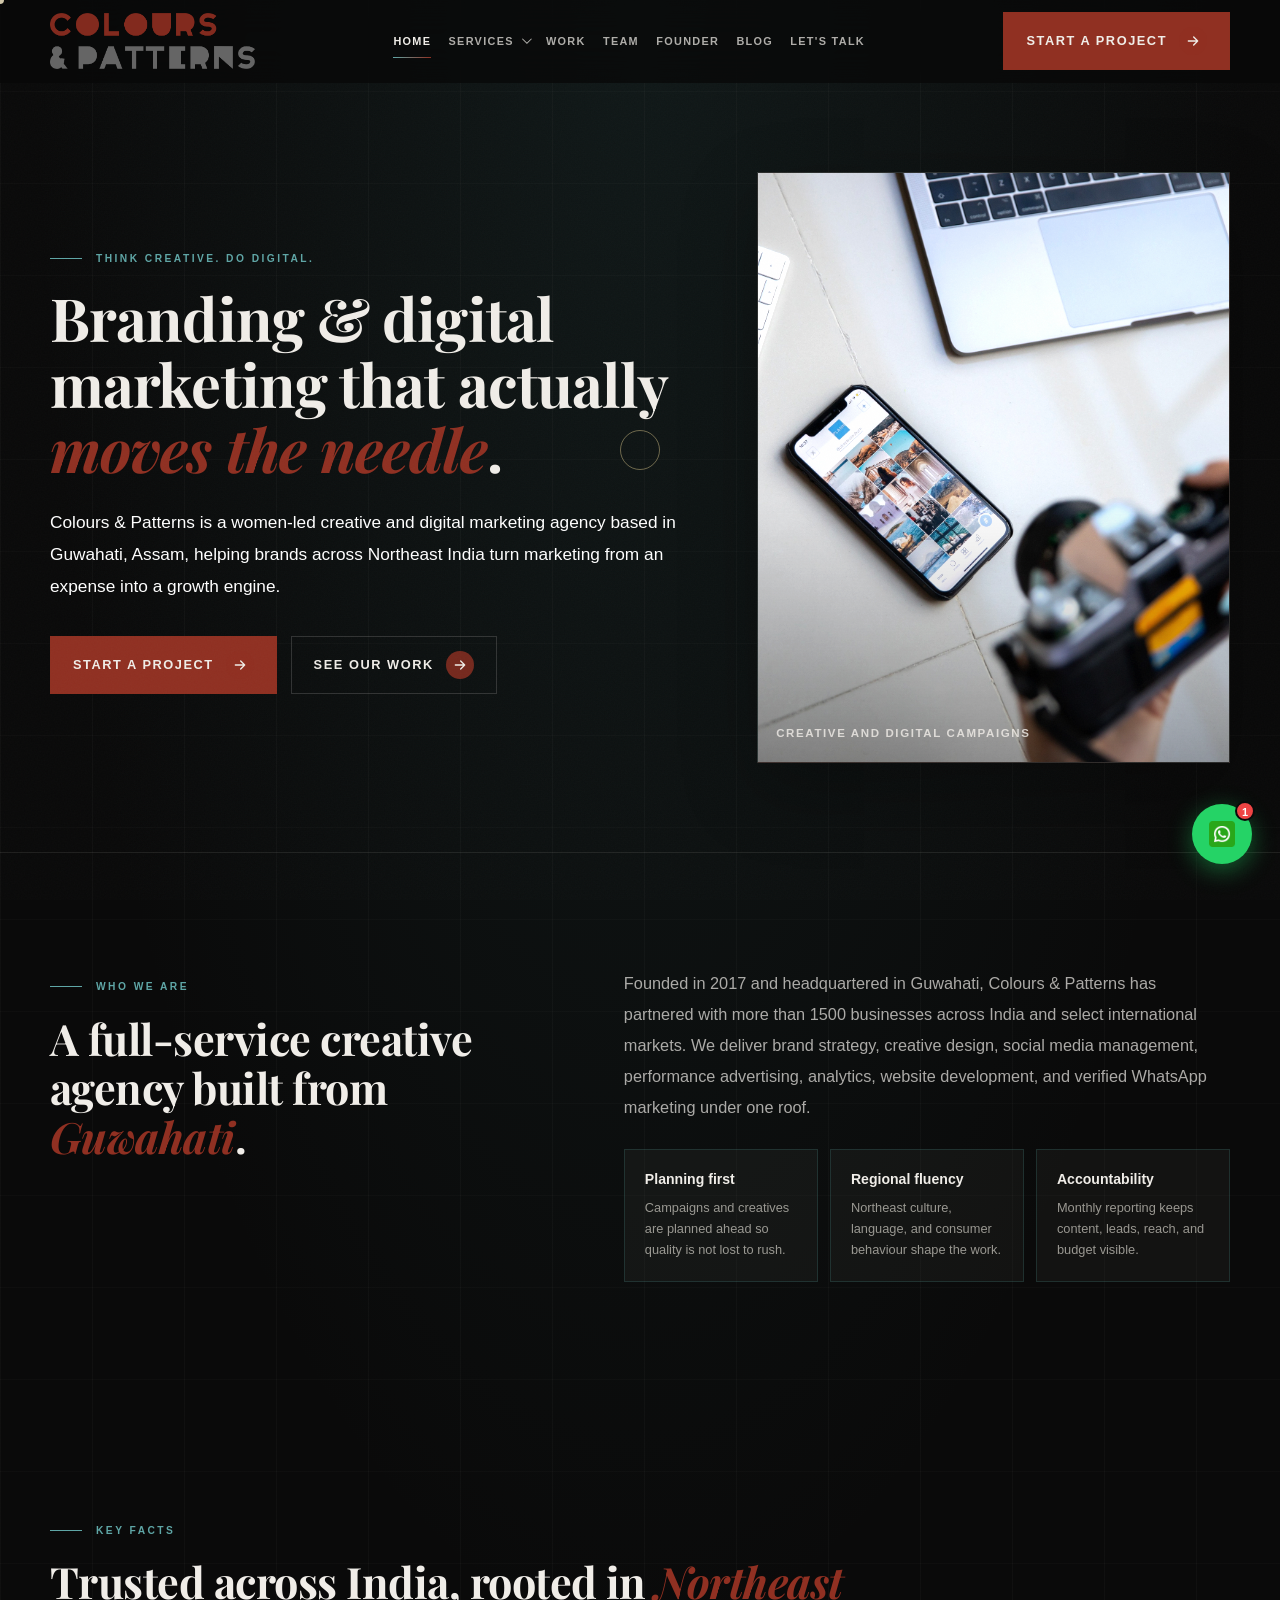
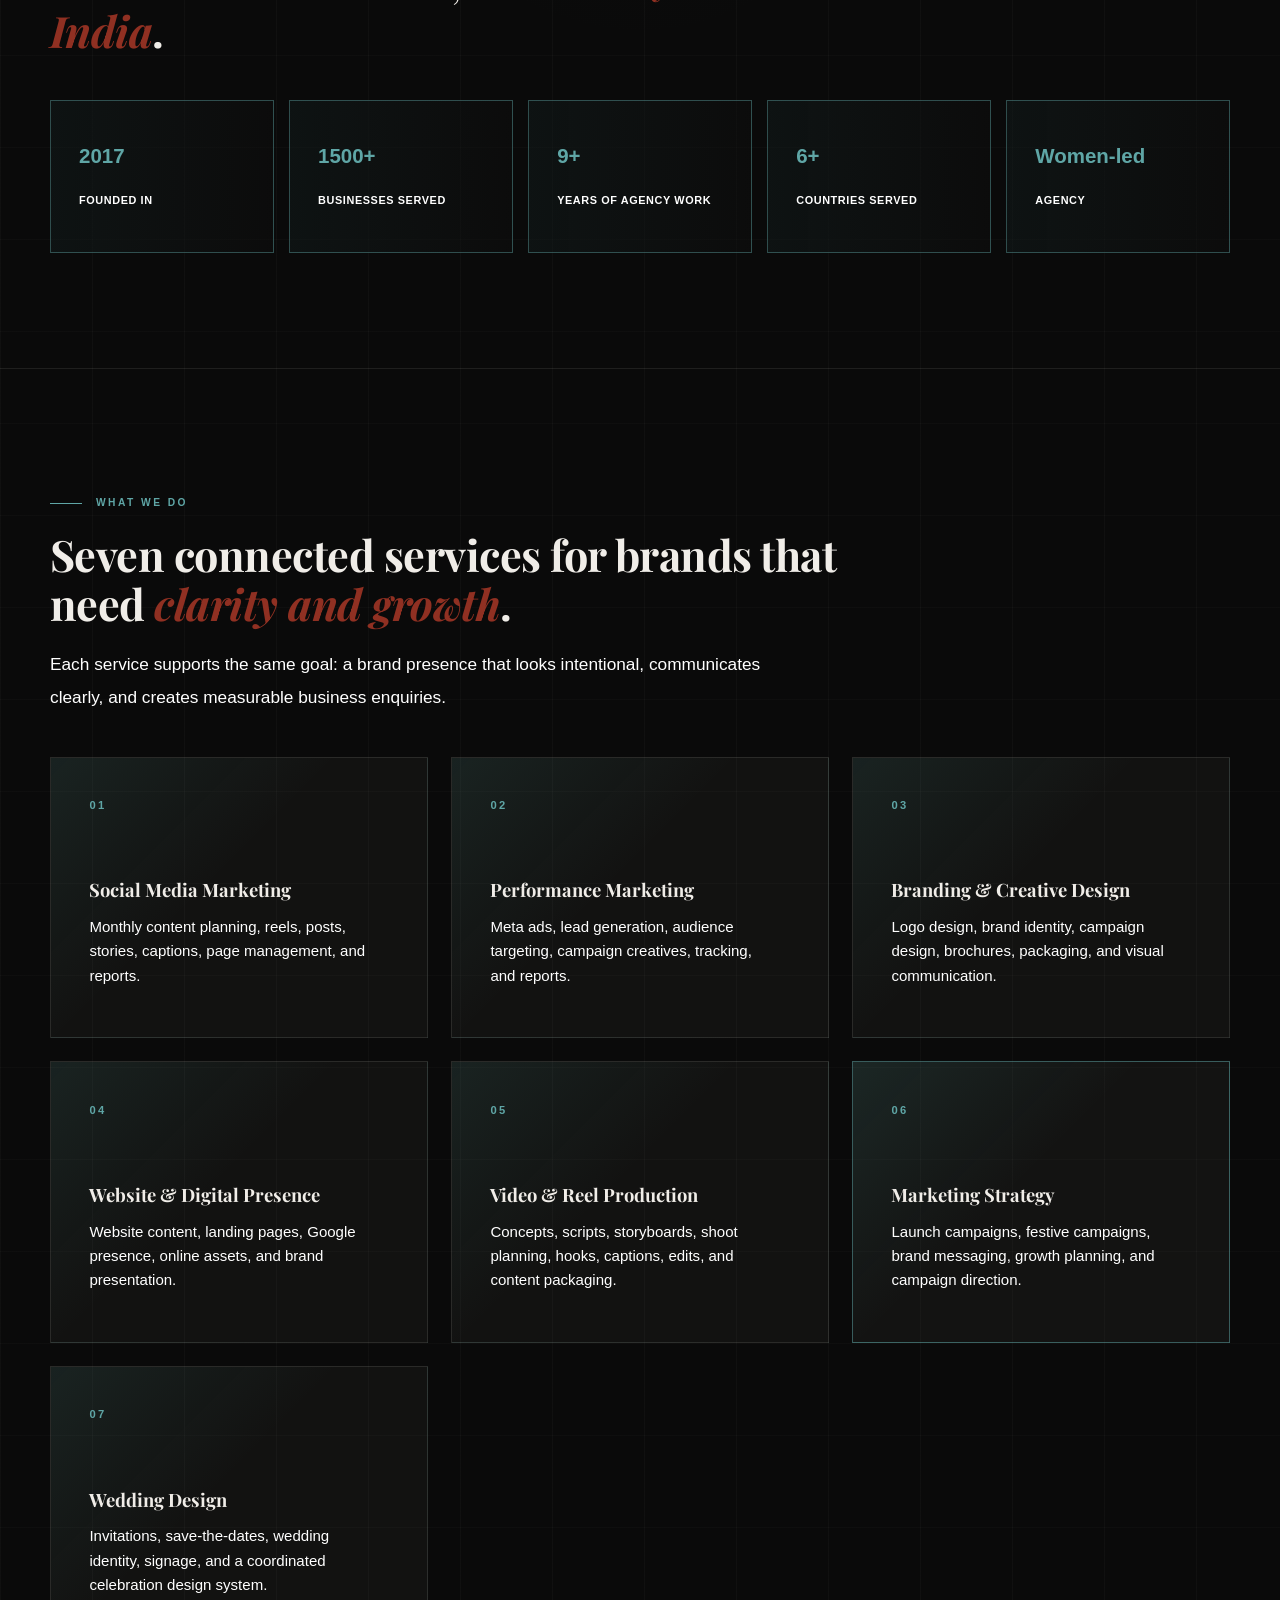
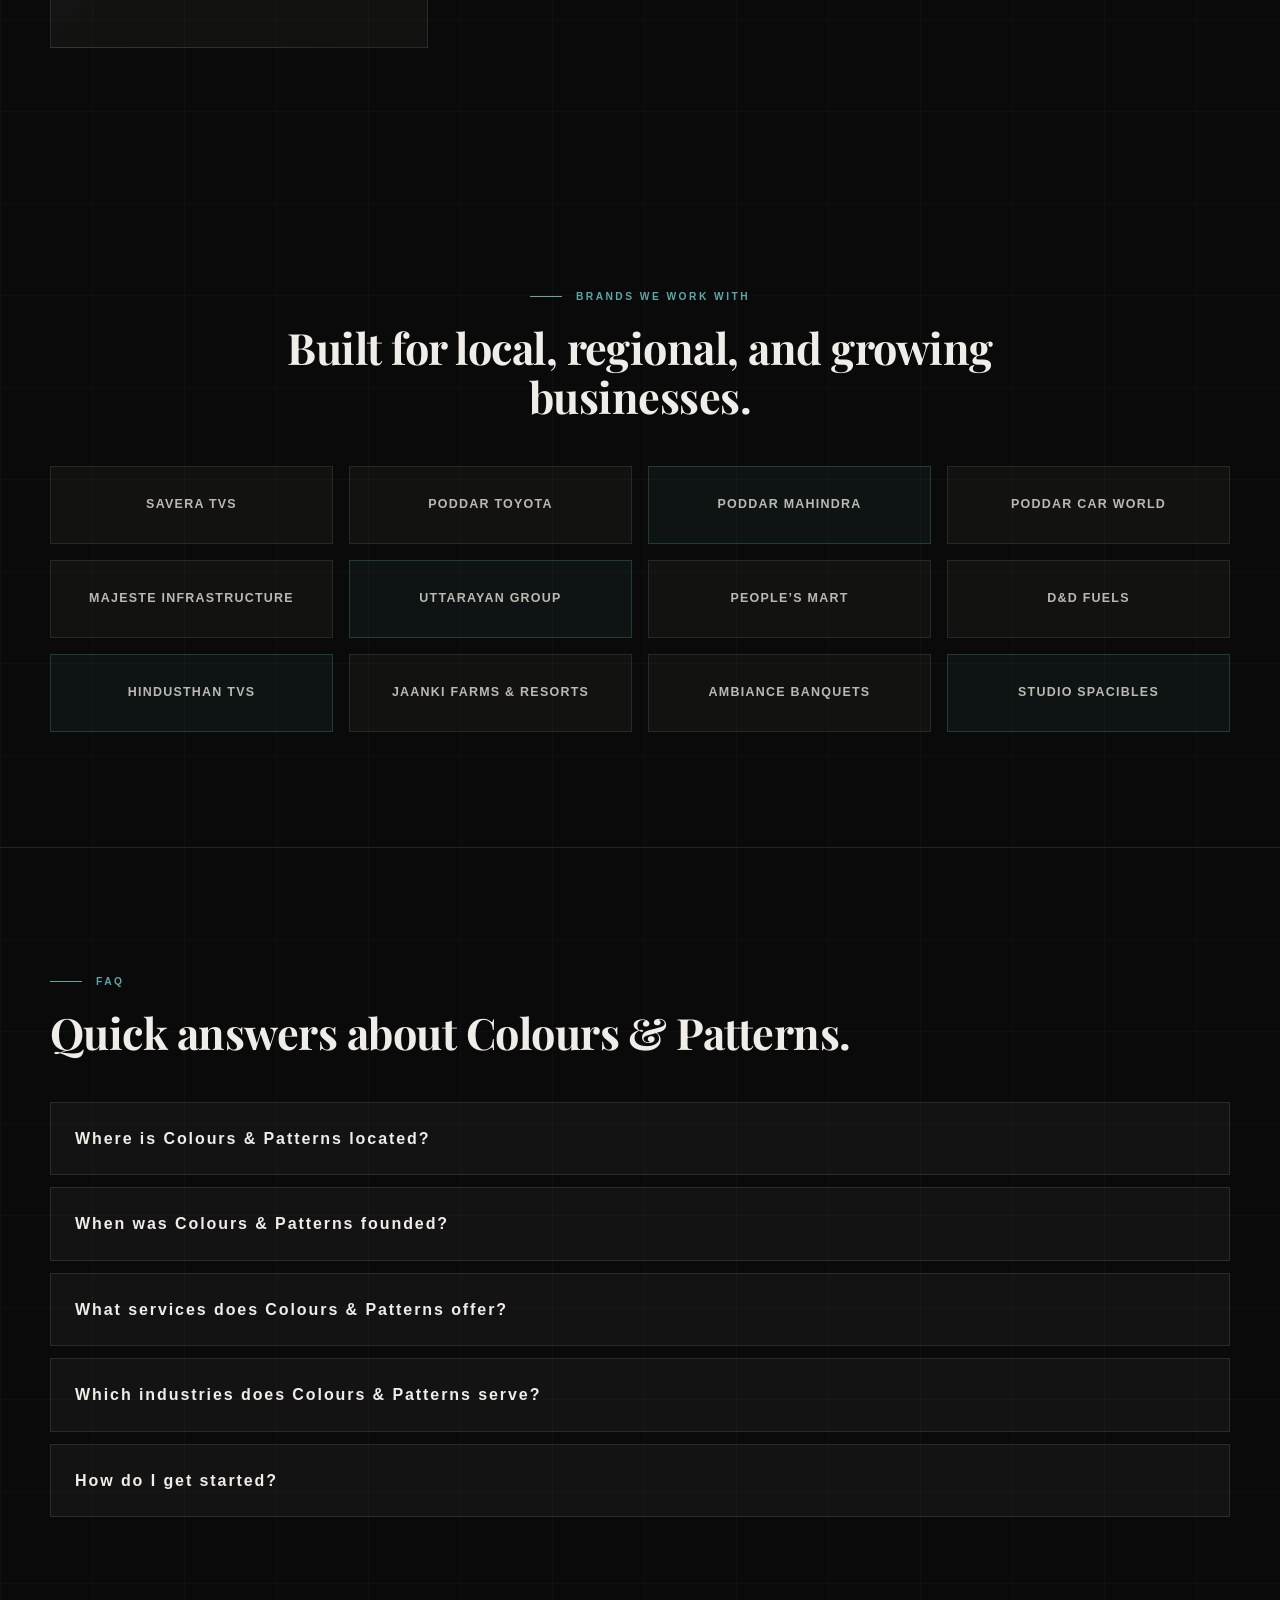
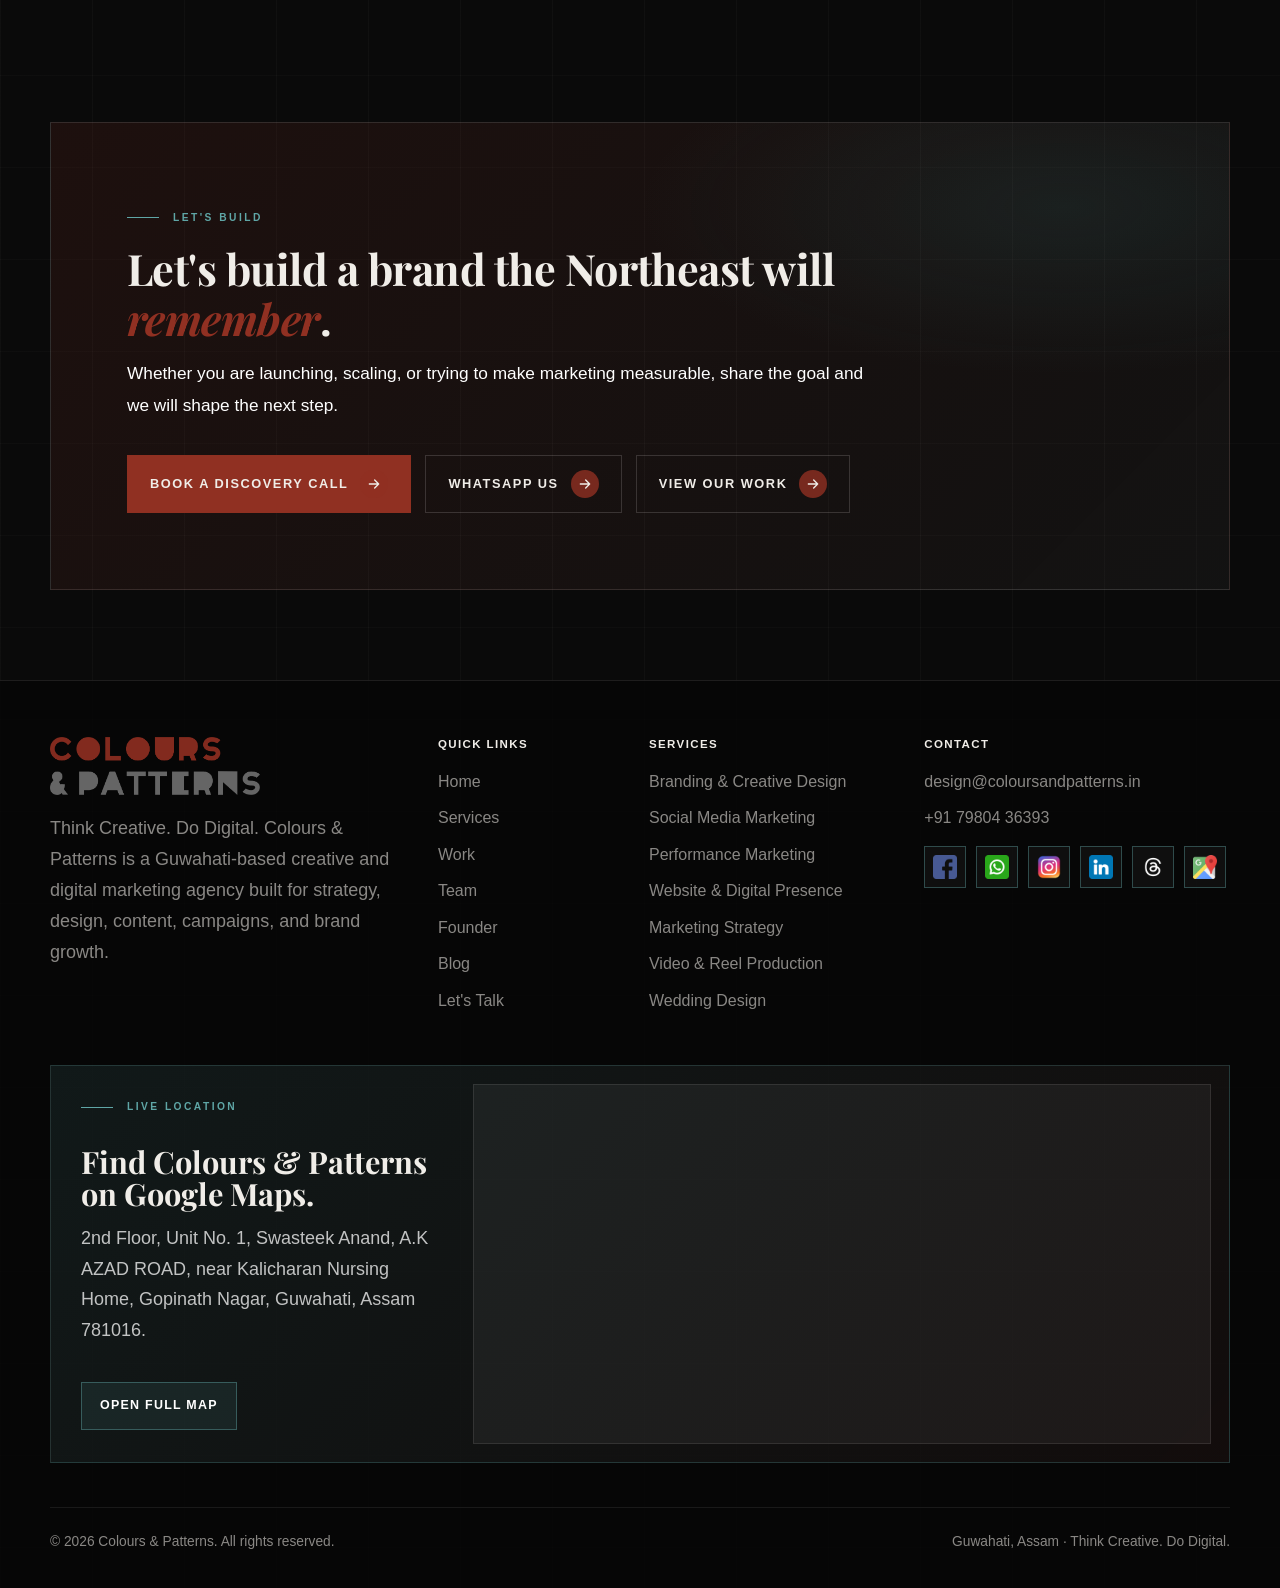
<file: index.html>
<!DOCTYPE html>
<html lang="en">
<head>
  <meta charset="UTF-8">
  <meta name="viewport" content="width=device-width, initial-scale=1.0">
  <title>Colours &amp; Patterns | Creative &amp; Digital Marketing Agency, Guwahati</title>
  <meta name="description" content="Women-led creative and digital marketing agency in Guwahati, Assam. We help Northeast India brands grow through design, social media, and performance marketing.">
  <meta name="theme-color" content="#0a0a0a">
  <meta property="og:title" content="Colours &amp; Patterns | Creative &amp; Digital Marketing Agency, Guwahati">
  <meta property="og:description" content="Branding, social media, websites, ads, WhatsApp marketing, and creative production for brands across Northeast India.">
  <meta property="og:type" content="website">
  <link rel="preload" as="image" href="website/logo.png">
  <link rel="preconnect" href="https://fonts.googleapis.com">
  <link rel="preconnect" href="https://fonts.gstatic.com" crossorigin>
  <link href="https://fonts.googleapis.com/css2?family=Playfair+Display:ital,wght@0,500;0,600;0,700;0,800;0,900;1,400;1,500;1,700&display=swap" rel="stylesheet">
  <link rel="stylesheet" href="site-assets/styles.css">
  <noscript><style>.site-loader{display:none}</style></noscript>
</head>
<body data-page="home">
  <div class="scroll-progress" data-scroll-progress aria-hidden="true"></div>
  <a class="skip-link" href="#main">Skip to content</a>
  <div class="site-loader" data-site-loader role="status" aria-live="polite" aria-label="Loading Colours & Patterns">
    <div class="loader-inner">
      <img class="loader-logo" src="website/logo.png" alt="Colours & Patterns">
      <div class="loader-line" aria-hidden="true"><span class="loader-line-fill"></span></div>
      <div class="loader-foot">
        <span class="loader-count"><span data-loader-count>0</span><i>%</i></span>
        <span class="loader-tag">Think Creative. Do Digital.</span>
      </div>
    </div>
  </div>
  <div class="cursor-dot" aria-hidden="true"></div>
  <div class="cursor-ring" aria-hidden="true"></div>

  <header class="site-header" data-header>
    <div class="nav-wrap">
      <a class="brand" href="index.html" aria-label="Colours & Patterns home">
        <img class="brand-logo" src="website/logo.png" alt="Colours & Patterns">
      </a>
      <nav class="nav-links" aria-label="Primary navigation">
        <a class="is-active" href="index.html">Home</a>
        <div class="nav-dropdown" data-services-dropdown>
          <button class="nav-dropdown-toggle" type="button" aria-expanded="false" aria-controls="services-menu" data-services-toggle>
            <span>Services</span><span class="nav-chevron" aria-hidden="true"></span>
          </button>
          <div class="nav-dropdown-menu" id="services-menu" role="menu" aria-label="Service pages">
            <a href="services.html" role="menuitem">All Services</a>
            <a href="social-media-marketing.html" role="menuitem">Social Media Marketing</a>
            <a href="performance-marketing.html" role="menuitem">Performance Marketing</a>
            <a href="branding-and-creative-design.html" role="menuitem">Branding &amp; Creative Design</a>
            <a href="website-and-digital-presence.html" role="menuitem">Website &amp; Digital Presence</a>
            <a href="video-and-reel-production.html" role="menuitem">Video &amp; Reel Production</a>
            <a href="marketing-strategy.html" role="menuitem">Marketing Strategy</a>
            <a href="wedding-design.html" role="menuitem">Wedding Design</a>
          </div>
        </div>
        <a href="results.html">Work</a>
        <a href="team.html">Team</a>
        <a href="founder.html">Founder</a>
        <a href="blog.html">Blog</a>
        <a href="lets-talk.html">Let's Talk</a>
      </nav>
      <div class="nav-actions">
        <a class="btn nav-cta primary" href="lets-talk.html"><span>Start a Project</span><span class="btn-icon" aria-hidden="true"><svg viewBox="0 0 24 24"><path d="M5 12h14M13 6l6 6-6 6" fill="none" stroke="currentColor" stroke-width="2" stroke-linecap="round" stroke-linejoin="round"/></svg></span></a>
        <button class="menu-toggle" type="button" aria-label="Open menu" aria-expanded="false" data-menu-toggle>
          <span></span><span></span><span></span>
        </button>
      </div>
    </div>
  </header>

  <main id="main">
    <section class="hero refined-hero" aria-labelledby="hero-title">
      <div class="container hero-grid">
        <div class="reveal">
          <p class="eyebrow">Think Creative. Do Digital.</p>
          <h1 id="hero-title">Branding &amp; digital marketing that actually <em>moves the needle</em>.</h1>
          <p class="lead">Colours &amp; Patterns is a women-led creative and digital marketing agency based in Guwahati, Assam, helping brands across Northeast India turn marketing from an expense into a growth engine.</p>
          <div class="hero-actions">
            <a class="btn primary" href="lets-talk.html"><span>Start a Project</span><span class="btn-icon" aria-hidden="true"><svg viewBox="0 0 24 24"><path d="M5 12h14M13 6l6 6-6 6" fill="none" stroke="currentColor" stroke-width="2" stroke-linecap="round" stroke-linejoin="round"/></svg></span></a>
            <a class="btn secondary" href="results.html"><span>See Our Work</span><span class="btn-icon" aria-hidden="true"><svg viewBox="0 0 24 24"><path d="M5 12h14M13 6l6 6-6 6" fill="none" stroke="currentColor" stroke-width="2" stroke-linecap="round" stroke-linejoin="round"/></svg></span></a>
          </div>
        </div>
        <div class="reveal">
          <figure class="image-frame hero-visual">
            <img src="site-assets/pdf-images/pdf-jpeg-047.jpg" alt="Colours and Patterns creative campaign preview for social media and brand marketing" loading="eager">
            <figcaption>Creative and Digital Campaigns</figcaption>
          </figure>
        </div>
      </div>
    </section>

    <section class="section section-divider" aria-labelledby="who-title">
      <div class="container intro-grid">
        <div class="reveal">
          <p class="section-kicker">Who we are</p>
          <h2 class="section-title" id="who-title">A full-service creative agency built from <em>Guwahati</em>.</h2>
        </div>
        <div class="intro-copy reveal">
          <p>Founded in 2017 and headquartered in Guwahati, Colours &amp; Patterns has partnered with more than 1500 businesses across India and select international markets. We deliver brand strategy, creative design, social media management, performance advertising, analytics, website development, and verified WhatsApp marketing under one roof.</p>
          <div class="mini-stat-grid">
            <div class="mini-stat"><strong>Planning first</strong><span>Campaigns and creatives are planned ahead so quality is not lost to rush.</span></div>
            <div class="mini-stat"><strong>Regional fluency</strong><span>Northeast culture, language, and consumer behaviour shape the work.</span></div>
            <div class="mini-stat"><strong>Accountability</strong><span>Monthly reporting keeps content, leads, reach, and budget visible.</span></div>
          </div>
        </div>
      </div>
    </section>

    <section class="section" aria-labelledby="stats-title">
      <div class="container">
        <div class="section-head reveal">
          <p class="section-kicker">Key facts</p>
          <h2 class="section-title" id="stats-title">Trusted across India, rooted in <em>Northeast India</em>.</h2>
        </div>
        <div class="key-facts-band reveal" aria-label="Colours and Patterns key facts">
          <article class="key-fact-box" aria-label="Founded in 2017"><strong>2017</strong><span>Founded in</span></article>
          <article class="key-fact-box" aria-label="1500 plus businesses served"><strong>1500+</strong><span>Businesses served</span></article>
          <article class="key-fact-box" aria-label="9 plus years of agency work"><strong>9+</strong><span>Years of agency work</span></article>
          <article class="key-fact-box" aria-label="6 plus countries served"><strong>6+</strong><span>Countries served</span></article>
          <article class="key-fact-box" aria-label="Women-led agency"><strong>Women&#8209;led</strong><span>Agency</span></article>
        </div>
      </div>
    </section>

    <section class="section section-divider home-services-section" aria-labelledby="services-title">
      <div class="container">
        <div class="section-head reveal">
          <p class="section-kicker">What we do</p>
          <h2 class="section-title" id="services-title">Seven connected services for brands that need <em>clarity and growth</em>.</h2>
          <p class="section-lede">Each service supports the same goal: a brand presence that looks intentional, communicates clearly, and creates measurable business enquiries.</p>
        </div>
        <div class="overview-grid">
          <a class="overview-card reveal" href="social-media-marketing.html"><span>01</span><h3>Social Media Marketing</h3><p>Monthly content planning, reels, posts, stories, captions, page management, and reports.</p></a>
          <a class="overview-card reveal" href="performance-marketing.html"><span>02</span><h3>Performance Marketing</h3><p>Meta ads, lead generation, audience targeting, campaign creatives, tracking, and reports.</p></a>
          <a class="overview-card reveal" href="branding-and-creative-design.html"><span>03</span><h3>Branding &amp; Creative Design</h3><p>Logo design, brand identity, campaign design, brochures, packaging, and visual communication.</p></a>
          <a class="overview-card reveal" href="website-and-digital-presence.html"><span>04</span><h3>Website &amp; Digital Presence</h3><p>Website content, landing pages, Google presence, online assets, and brand presentation.</p></a>
          <a class="overview-card reveal" href="video-and-reel-production.html"><span>05</span><h3>Video &amp; Reel Production</h3><p>Concepts, scripts, storyboards, shoot planning, hooks, captions, edits, and content packaging.</p></a>
          <a class="overview-card reveal" href="marketing-strategy.html"><span>06</span><h3>Marketing Strategy</h3><p>Launch campaigns, festive campaigns, brand messaging, growth planning, and campaign direction.</p></a>
          <a class="overview-card reveal" href="wedding-design.html"><span>07</span><h3>Wedding Design</h3><p>Invitations, save-the-dates, wedding identity, signage, and a coordinated celebration design system.</p></a>
        </div>
      </div>
    </section>

    <section class="section section-divider" aria-labelledby="brands-title">
      <div class="container">
        <div class="section-head centered reveal">
          <p class="section-kicker">Brands we work with</p>
          <h2 class="section-title" id="brands-title">Built for local, regional, and growing businesses.</h2>
        </div>
        <div class="brand-cloud" aria-label="Brands Colours and Patterns works with">
          <span>Savera TVS</span>
          <span>Poddar Toyota</span>
          <span>Poddar Mahindra</span>
          <span>Poddar Car World</span>
          <span>Majeste Infrastructure</span>
          <span>Uttarayan Group</span>
          <span>People&rsquo;s Mart</span>
          <span>D&amp;D Fuels</span>
          <span>Hindusthan TVS</span>
          <span>Jaanki Farms &amp; Resorts</span>
          <span>Ambiance Banquets</span>
          <span>Studio Spacibles</span>
        </div>
      </div>
    </section>

    <section class="section section-divider" aria-labelledby="faq-title">
      <div class="container">
        <div class="section-head reveal">
          <p class="section-kicker">FAQ</p>
          <h2 class="section-title" id="faq-title">Quick answers about Colours &amp; Patterns.</h2>
        </div>
        <div class="faq-list">
          <details class="faq-item reveal"><summary>Where is Colours &amp; Patterns located?</summary><p>Colours &amp; Patterns is headquartered in Guwahati, Assam. We serve clients across Northeast India, including Dibrugarh, Tezpur, Silchar, Shillong, Dimapur, and Imphal.</p></details>
          <details class="faq-item reveal"><summary>When was Colours &amp; Patterns founded?</summary><p>Colours &amp; Patterns was founded in 2017 by Isha Poddar Agarwal in Guwahati, Assam.</p></details>
          <details class="faq-item reveal"><summary>What services does Colours &amp; Patterns offer?</summary><p>We offer social media marketing, performance marketing, branding and creative design, website and digital presence, video and reel production, marketing strategy, and wedding design.</p></details>
          <details class="faq-item reveal"><summary>Which industries does Colours &amp; Patterns serve?</summary><p>We work with automobile dealerships, real estate and construction firms, hospitality and F&amp;B brands, retail and lifestyle businesses, healthcare and education organisations, and corporate brands entering the Northeast.</p></details>
          <details class="faq-item reveal"><summary>How do I get started?</summary><p>Use the contact page, WhatsApp, or email design@coloursandpatterns.in. We will review your goals and recommend the right service mix.</p></details>
        </div>
      </div>
    </section>

    <section class="section tight">
      <div class="container">
        <div class="cta-band reveal">
          <p class="section-kicker">Let's build</p>
          <h2>Let's build a brand the Northeast will <em>remember</em>.</h2>
          <p class="section-lede">Whether you are launching, scaling, or trying to make marketing measurable, share the goal and we will shape the next step.</p>
          <div class="cta-actions">
            <a class="btn primary" href="lets-talk.html"><span>Book a Discovery Call</span><span class="btn-icon" aria-hidden="true"><svg viewBox="0 0 24 24"><path d="M5 12h14M13 6l6 6-6 6" fill="none" stroke="currentColor" stroke-width="2" stroke-linecap="round" stroke-linejoin="round"/></svg></span></a>
            <a class="btn secondary" href="https://wa.me/917980436393?text=Hi%20Colours%20%26%20Patterns%2C%20I%20want%20to%20discuss%20a%20project%20and%20explore%20how%20we%20can%20work%20together." target="_blank" rel="noopener"><span>WhatsApp Us</span><span class="btn-icon" aria-hidden="true"><svg viewBox="0 0 24 24"><path d="M5 12h14M13 6l6 6-6 6" fill="none" stroke="currentColor" stroke-width="2" stroke-linecap="round" stroke-linejoin="round"/></svg></span></a>
            <a class="btn secondary" href="results.html"><span>View Our Work</span><span class="btn-icon" aria-hidden="true"><svg viewBox="0 0 24 24"><path d="M5 12h14M13 6l6 6-6 6" fill="none" stroke="currentColor" stroke-width="2" stroke-linecap="round" stroke-linejoin="round"/></svg></span></a>
          </div>
        </div>
      </div>
    </section>
  </main>

  <footer class="site-footer">
    <div class="container">
      <div class="footer-grid">
        <div>
          <img class="footer-logo" src="website/logo.png" alt="Colours & Patterns">
          <p>Think Creative. Do Digital. Colours &amp; Patterns is a Guwahati-based creative and digital marketing agency built for strategy, design, content, campaigns, and brand growth.</p>
        </div>
        <div>
          <h3>Quick links</h3>
          <a href="index.html">Home</a>
          <a href="services.html">Services</a>
          <a href="results.html">Work</a>
          <a href="team.html">Team</a>
          <a href="founder.html">Founder</a>
          <a href="blog.html">Blog</a>
          <a href="lets-talk.html">Let's Talk</a>
        </div>
        <div>
          <h3>Services</h3>
          <a href="branding-and-creative-design.html">Branding &amp; Creative Design</a>
          <a href="social-media-marketing.html">Social Media Marketing</a>
          <a href="performance-marketing.html">Performance Marketing</a>
          <a href="website-and-digital-presence.html">Website &amp; Digital Presence</a>
          <a href="marketing-strategy.html">Marketing Strategy</a>
          <a href="video-and-reel-production.html">Video &amp; Reel Production</a>
          <a href="wedding-design.html">Wedding Design</a>
        </div>
        <div>
          <h3>Contact</h3>
          <a href="mailto:design@coloursandpatterns.in">design@coloursandpatterns.in</a>
          <a href="tel:+917980436393">+91 79804 36393</a>
          <div class="social-logo-links" aria-label="Social and location links">
            <a class="social-logo-link" href="https://www.facebook.com/coloursandpatterns/" target="_blank" rel="noopener" aria-label="Facebook"><img class="social-logo" src="site-assets/social-icons/facebook.png" alt="" width="24" height="24" loading="lazy"><span>Facebook</span></a>
            <a class="social-logo-link" href="https://wa.me/917980436393?text=Hi%20Colours%20%26%20Patterns%2C%20I%20want%20to%20discuss%20a%20project%20and%20explore%20how%20we%20can%20work%20together." target="_blank" rel="noopener" aria-label="WhatsApp"><img class="social-logo" src="site-assets/social-icons/whatsapp.png" alt="" width="24" height="24" loading="lazy"><span>WhatsApp</span></a>
            <a class="social-logo-link" href="https://www.instagram.com/coloursandpatterns_/" target="_blank" rel="noopener" aria-label="Instagram"><img class="social-logo" src="site-assets/social-icons/instagram.png" alt="" width="24" height="24" loading="lazy"><span>Insta</span></a>
            <a class="social-logo-link" href="https://www.linkedin.com/company/coloursandpatternsghy/" target="_blank" rel="noopener" aria-label="LinkedIn"><img class="social-logo" src="site-assets/social-icons/linkedin.png" alt="" width="24" height="24" loading="lazy"><span>LinkedIn</span></a>
            <a class="social-logo-link" href="https://www.threads.com/@coloursandpatterns_" target="_blank" rel="noopener" aria-label="Threads"><img class="social-logo" src="site-assets/social-icons/threads-square.png" alt="" width="24" height="24" loading="lazy"><span>Threads</span></a>
            <a class="social-logo-link" href="https://www.google.com/maps/place/Colours+and+Patterns/@26.1625644,91.7429782,15.75z/data=!4m6!3m5!1s0x375a5bb6634c8951:0xe9c1a46cdf760750!8m2!3d26.1623664!4d91.7445813!16s%2Fg%2F11h25ltyyt!18m1!1e1?entry=ttu&amp;g_ep=EgoyMDI2MDUyMC4wIKXMDSoASAFQAw%3D%3D" target="_blank" rel="noopener" aria-label="Google Maps"><img class="social-logo" src="site-assets/social-icons/google-maps.png" alt="" width="24" height="24" loading="lazy"><span>Google Maps</span></a>
          </div>
        </div>
      </div>
      <div class="footer-live-map" aria-label="Live Google Maps location for Colours and Patterns">
        <div class="footer-map-copy">
          <span class="eyebrow">Live location</span>
          <h3>Find Colours &amp; Patterns on Google Maps.</h3>
          <p>2nd Floor, Unit No. 1, Swasteek Anand, A.K AZAD ROAD, near Kalicharan Nursing Home, Gopinath Nagar, Guwahati, Assam 781016.</p>
          <a class="footer-map-link" href="https://www.google.com/maps/place/Colours+and+Patterns/@26.1625644,91.7429782,15.75z/data=!4m6!3m5!1s0x375a5bb6634c8951:0xe9c1a46cdf760750!8m2!3d26.1623664!4d91.7445813!16s%2Fg%2F11h25ltyyt!18m1!1e1?entry=ttu&amp;g_ep=EgoyMDI2MDUyMC4wIKXMDSoASAFQAw%3D%3D" target="_blank" rel="noopener">Open full map</a>
        </div>
        <div class="footer-map-frame">
          <iframe title="Live Google Map for Colours and Patterns in Guwahati" src="https://maps.google.com/maps?width=100%25&amp;height=380&amp;hl=en&amp;q=26.1623664%2C91.7445813&amp;t=&amp;z=17&amp;ie=UTF8&amp;iwloc=B&amp;output=embed" loading="lazy" referrerpolicy="no-referrer-when-downgrade" allowfullscreen></iframe>
        </div>
      </div>
      <div class="footer-bottom">
        <span>&copy; <span data-year></span> Colours &amp; Patterns. All rights reserved.</span>
        <span>Guwahati, Assam &middot; Think Creative. Do Digital.</span>
      </div>
    </div>
  </footer>
  <script type="application/ld+json">
  {
    "@context": "https://schema.org",
    "@graph": [
      {
        "@type": "LocalBusiness",
        "@id": "https://www.coloursandpatterns.in/#localbusiness",
        "name": "Colours & Patterns",
        "description": "Women-led creative and digital marketing agency based in Guwahati, Assam.",
        "url": "https://www.coloursandpatterns.in/",
        "logo": "https://www.coloursandpatterns.in/website/logo.png",
        "foundingDate": "2017",
        "founder": {"@type": "Person", "name": "Isha Poddar Agarwal"},
        "address": {
          "@type": "PostalAddress",
          "streetAddress": "2nd Floor, Unit No. 1, Swasteek Anand, A.K AZAD ROAD, Near Kalicharan Nursing Home, Gopinath Nagar",
          "addressLocality": "Guwahati",
          "addressRegion": "Assam",
          "postalCode": "781016",
          "addressCountry": "IN"
        },
        "areaServed": ["Guwahati", "Dibrugarh", "Tezpur", "Silchar", "Shillong", "Dimapur", "Imphal", "Northeast India"],
        "email": "design@coloursandpatterns.in",
        "telephone": "+91 79804 36393",
        "sameAs": [
          "https://www.facebook.com/coloursandpatterns/",
          "https://www.instagram.com/coloursandpatterns_/",
          "https://www.linkedin.com/company/coloursandpatternsghy/",
          "https://www.threads.com/@coloursandpatterns_"
        ],
        "hasMap": "https://www.google.com/maps/place/Colours+and+Patterns/@26.1625644,91.7429782,15.75z/data=!4m6!3m5!1s0x375a5bb6634c8951:0xe9c1a46cdf760750!8m2!3d26.1623664!4d91.7445813!16s%2Fg%2F11h25ltyyt!18m1!1e1?entry=ttu&g_ep=EgoyMDI2MDUyMC4wIKXMDSoASAFQAw%3D%3D"
      },
      {
        "@type": "FAQPage",
        "@id": "https://www.coloursandpatterns.in/#homepage-faq",
        "mainEntity": [
          {"@type": "Question", "name": "Where is Colours & Patterns located?", "acceptedAnswer": {"@type": "Answer", "text": "Colours & Patterns is headquartered in Guwahati, Assam and serves clients across Northeast India."}},
          {"@type": "Question", "name": "When was Colours & Patterns founded?", "acceptedAnswer": {"@type": "Answer", "text": "Colours & Patterns was founded in 2017 by Isha Poddar Agarwal in Guwahati, Assam."}},
          {"@type": "Question", "name": "What services does Colours & Patterns offer?", "acceptedAnswer": {"@type": "Answer", "text": "Colours & Patterns offers social media marketing, performance marketing, branding and creative design, website and digital presence, video and reel production, marketing strategy, and wedding design."}},
          {"@type": "Question", "name": "Which industries does Colours & Patterns serve?", "acceptedAnswer": {"@type": "Answer", "text": "Colours & Patterns works with automobile, real estate, hospitality, retail, healthcare, education, and corporate brands."}},
          {"@type": "Question", "name": "How do I get started?", "acceptedAnswer": {"@type": "Answer", "text": "Use the contact page, WhatsApp, or email design@coloursandpatterns.in to start a project conversation."}}
        ]
      }
    ]
  }
  </script>
  <button class="wa-trigger" data-wa-trigger aria-label="Chat on WhatsApp" aria-expanded="false">
    <img src="site-assets/social-icons/whatsapp.png" alt="" width="26" height="26" loading="lazy">
    <span class="wa-trigger-badge" aria-hidden="true">1</span>
  </button>
  <div class="wa-card-wrap" data-wa-wrap aria-hidden="true">
    <div class="wa-card">
      <div class="wa-card-header">
        <div class="wa-avatar">
          <img src="site-assets/social-icons/whatsapp.png" alt="" width="22" height="22" loading="lazy">
        </div>
        <div class="wa-card-meta">
          <strong>Colours &amp; Patterns</strong>
          <span class="wa-status"><span class="wa-status-dot" aria-hidden="true"></span>Online</span>
        </div>
        <button class="wa-close" data-wa-close aria-label="Close chat"><svg viewBox="0 0 24 24" fill="none"><path d="M18 6L6 18M6 6l12 12" stroke="currentColor" stroke-width="2" stroke-linecap="round"/></svg></button>
      </div>
      <div class="wa-card-body">
        <div class="wa-bubble">
          <p>Hi there! &#x1F44B;</p>
          <span class="wa-time">Just now</span>
        </div>
        <div class="wa-bubble wa-bubble--delay">
          <p>Ready to discuss your next project? We&#x2019;d love to hear from you!</p>
          <span class="wa-time">Just now</span>
        </div>
      </div>
      <a class="wa-card-cta" href="https://wa.me/917980436393?text=Hi%20Colours%20%26%20Patterns%2C%20I%20want%20to%20discuss%20a%20project%20and%20explore%20how%20we%20can%20work%20together." target="_blank" rel="noopener">
        <svg viewBox="0 0 24 24" fill="currentColor"><path d="M.057 24l1.687-6.163c-1.041-1.804-1.588-3.849-1.587-5.946.003-6.556 5.338-11.891 11.893-11.891 3.181.001 6.167 1.24 8.413 3.488 2.245 2.248 3.481 5.236 3.48 8.414-.003 6.557-5.338 11.892-11.893 11.892-1.99-.001-3.951-.5-5.688-1.448l-6.305 1.654zm6.597-3.807c1.676.995 3.276 1.591 5.392 1.592 5.448 0 9.886-4.434 9.889-9.885.002-5.462-4.415-9.89-9.881-9.892-5.452 0-9.887 4.434-9.889 9.884-.001 2.225.651 3.891 1.746 5.634l-.999 3.648 3.742-.981zm11.387-5.464c-.074-.124-.272-.198-.57-.347-.297-.149-1.758-.868-2.031-.967-.272-.099-.47-.149-.669.149-.198.297-.768.967-.941 1.165-.173.198-.347.223-.644.074-.297-.149-1.255-.462-2.39-1.475-.883-.788-1.48-1.761-1.653-2.059-.173-.297-.018-.458.13-.606.134-.133.297-.347.446-.521.151-.172.2-.296.3-.495.099-.198.05-.372-.025-.521-.075-.148-.669-1.611-.916-2.206-.242-.579-.487-.501-.669-.51l-.57-.01c-.198 0-.52.074-.792.372s-1.04 1.016-1.04 2.479 1.065 2.876 1.213 3.074c.149.198 2.095 3.2 5.076 4.487.709.306 1.263.489 1.694.626.712.226 1.36.194 1.872.118.571-.085 1.758-.719 2.006-1.413.248-.695.248-1.29.173-1.414z"/></svg>
        <span>Start WhatsApp chat</span>
      </a>
    </div>
    <div class="wa-backdrop" data-wa-backdrop></div>
  </div>
  <script src="site-assets/app.js"></script>
</body>
</html>
</file>
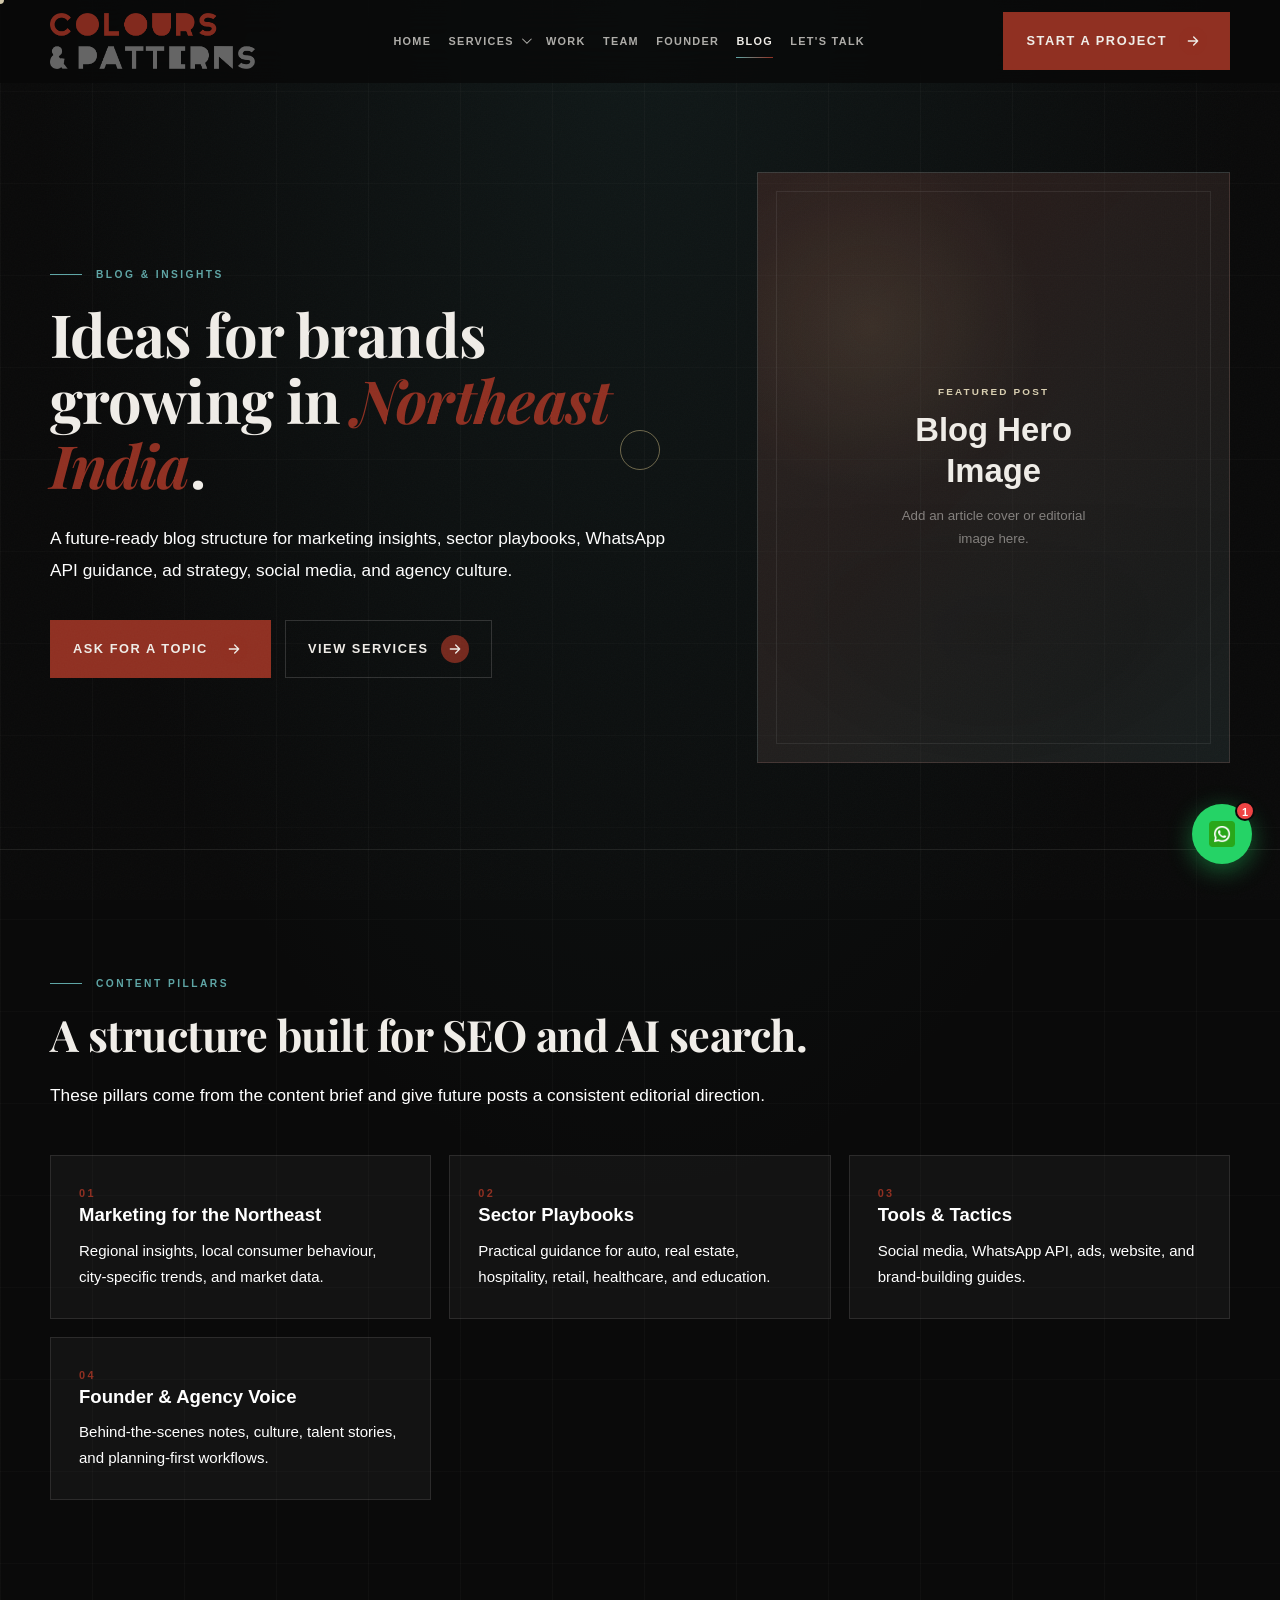
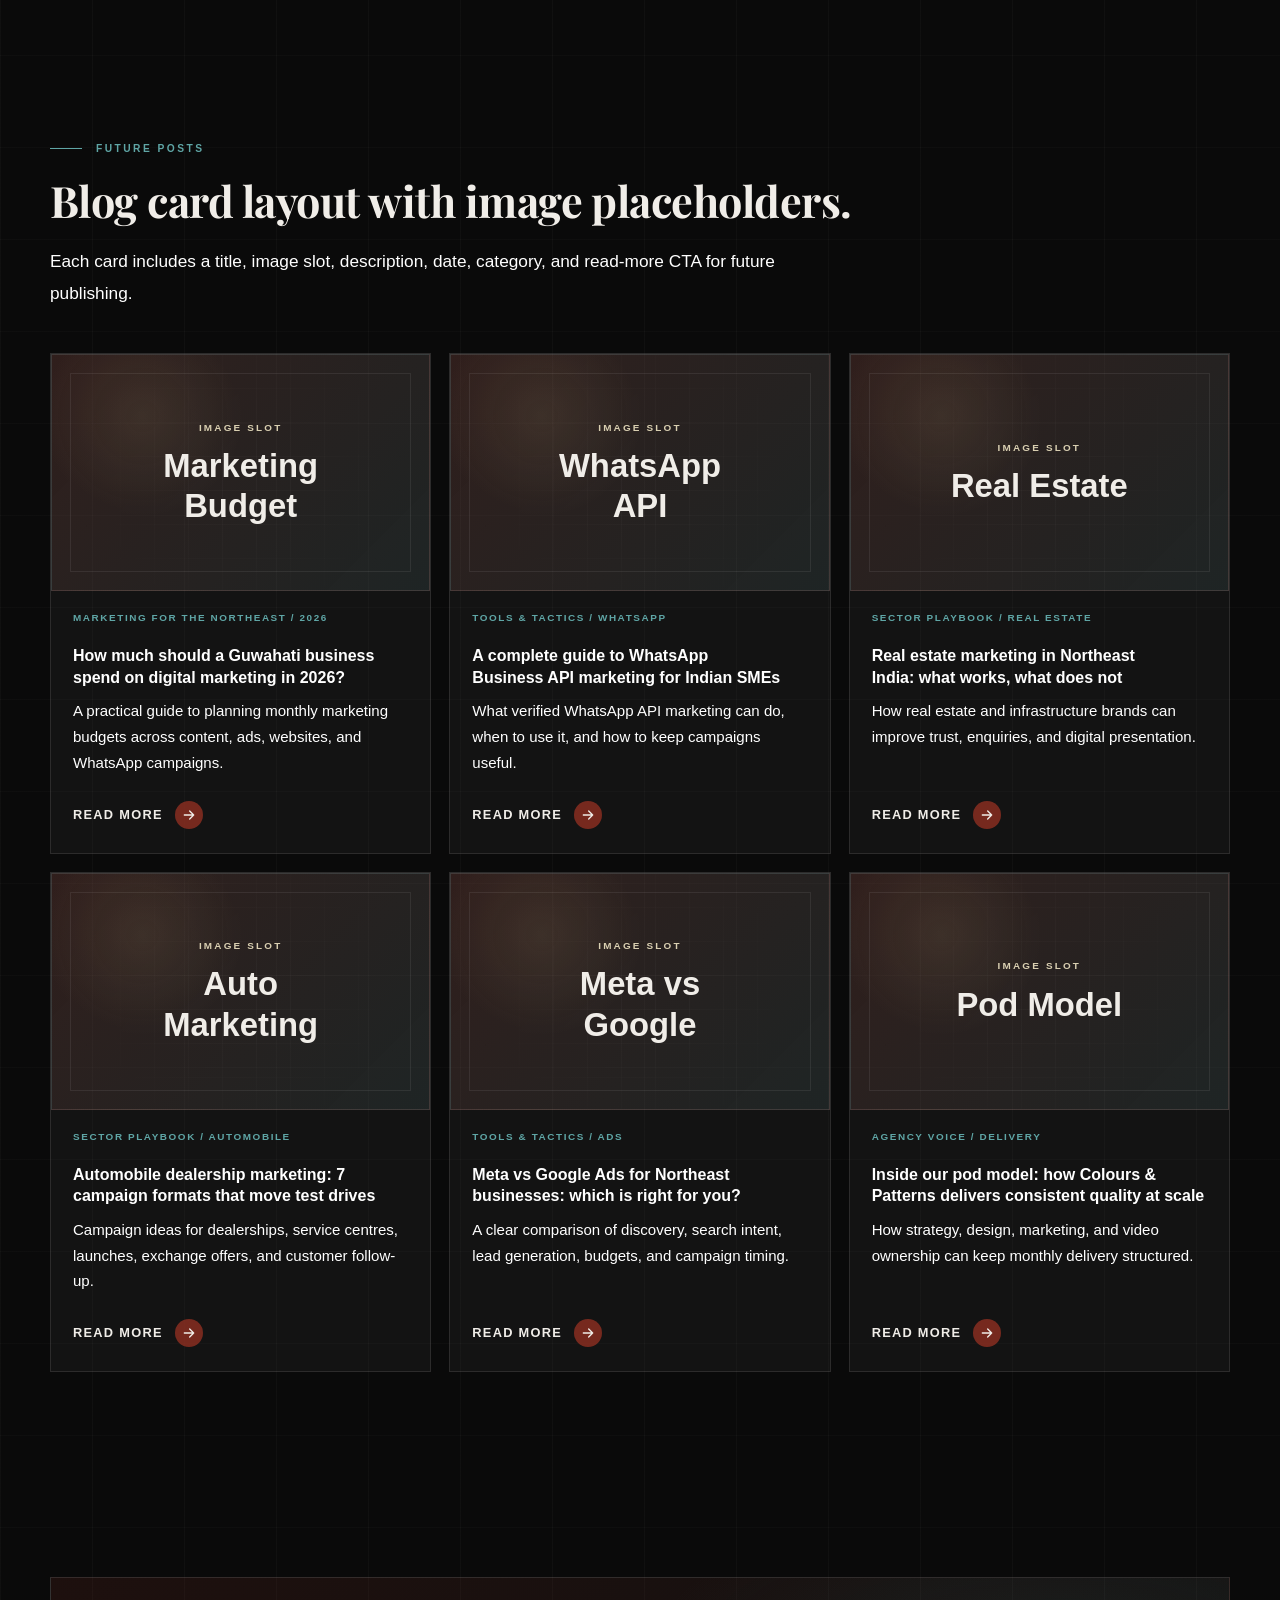
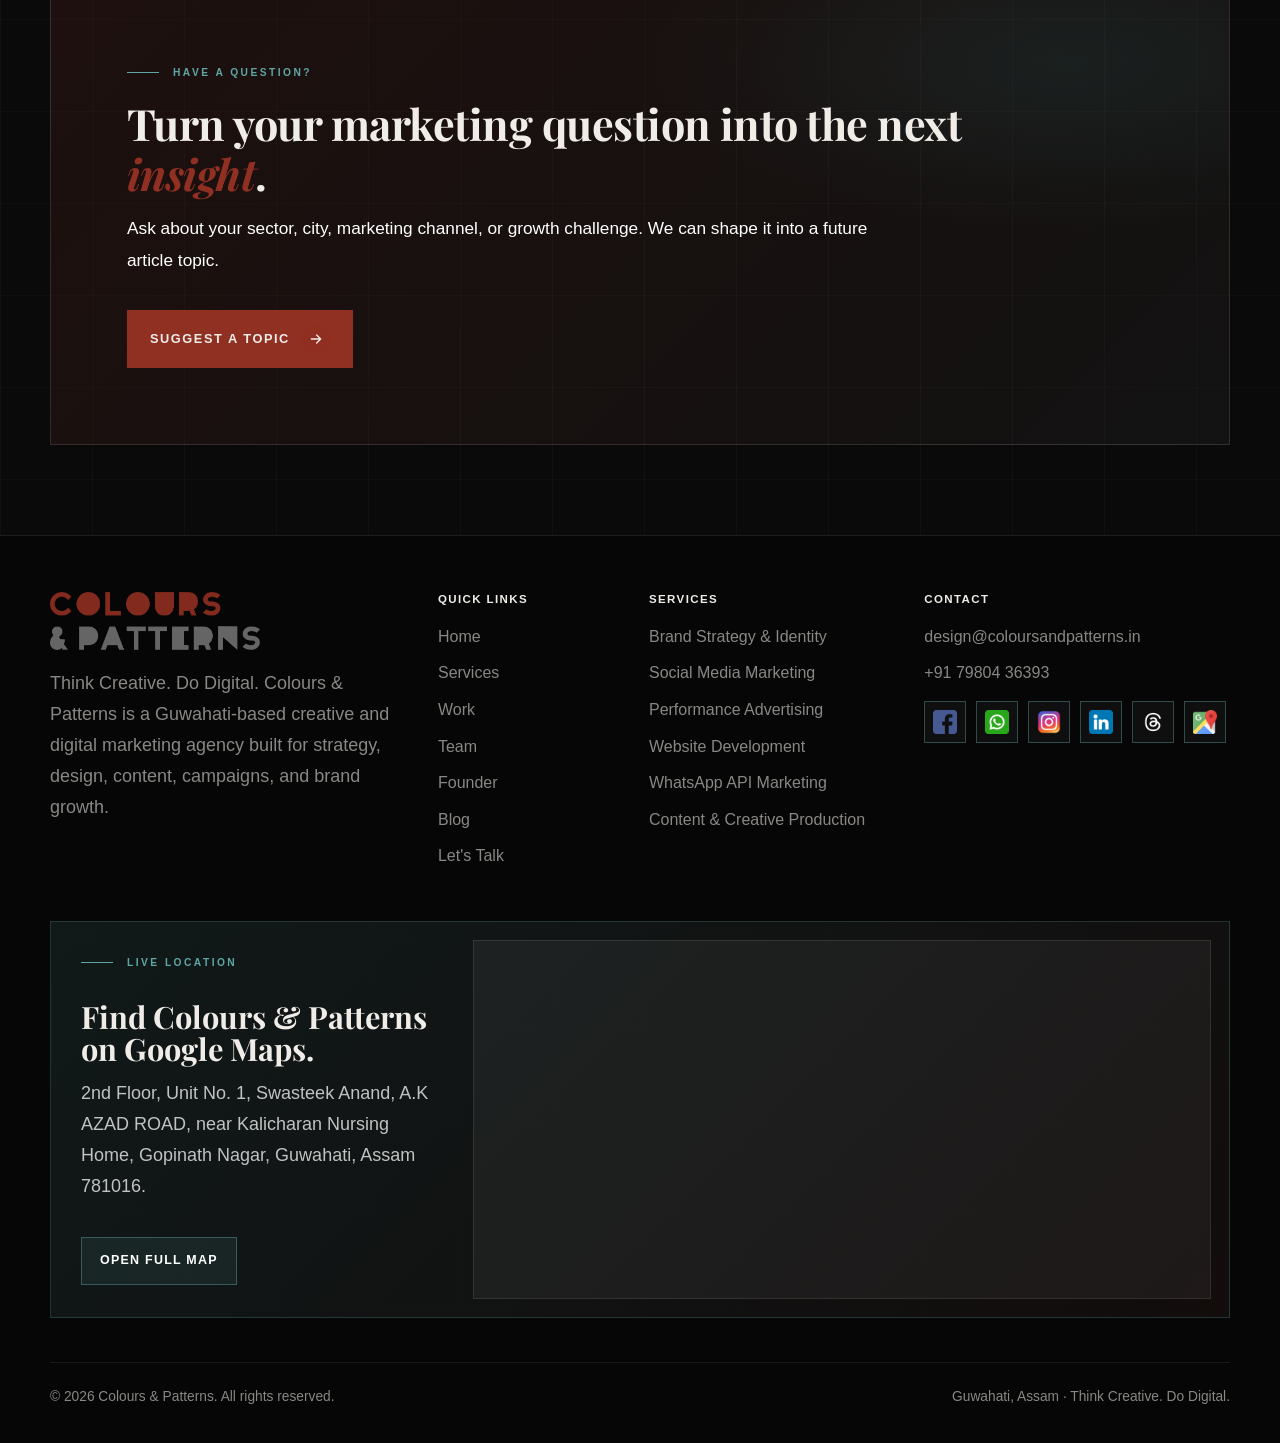
<file: blog.html>
<!DOCTYPE html>
<html lang="en">
<head>
  <meta charset="UTF-8">
  <meta name="viewport" content="width=device-width, initial-scale=1.0">
  <title>Blog &amp; Insights | Digital Marketing in Guwahati - Colours &amp; Patterns</title>
  <meta name="description" content="SEO-friendly blog and insights page for Colours & Patterns with future posts on Guwahati marketing, WhatsApp API, social media, ads, real estate, auto, and hospitality.">
  <meta name="theme-color" content="#0a0a0a">
  <meta property="og:title" content="Blog &amp; Insights | Colours &amp; Patterns">
  <meta property="og:description" content="Future blog cards for Northeast India marketing insights, sector playbooks, tools, tactics, and agency culture.">
  <meta property="og:type" content="website">
  <link rel="preload" as="image" href="website/logo.png">
  <link rel="preconnect" href="https://fonts.googleapis.com">
  <link rel="preconnect" href="https://fonts.gstatic.com" crossorigin>
  <link href="https://fonts.googleapis.com/css2?family=Playfair+Display:ital,wght@0,500;0,600;0,700;0,800;0,900;1,400;1,500;1,700&display=swap" rel="stylesheet">
  <link rel="stylesheet" href="site-assets/styles.css">
  <noscript><style>.site-loader{display:none}</style></noscript>
</head>
<body data-page="blog">
  <div class="scroll-progress" data-scroll-progress aria-hidden="true"></div>
  <a class="skip-link" href="#main">Skip to content</a>
  <div class="site-loader" data-site-loader role="status" aria-live="polite" aria-label="Loading Colours & Patterns">
    <div class="loader-inner">
      <img class="loader-logo" src="website/logo.png" alt="Colours & Patterns">
      <div class="loader-line" aria-hidden="true"><span class="loader-line-fill"></span></div>
      <div class="loader-foot">
        <span class="loader-count"><span data-loader-count>0</span><i>%</i></span>
        <span class="loader-tag">Think Creative. Do Digital.</span>
      </div>
    </div>
  </div>
  <div class="cursor-dot" aria-hidden="true"></div>
  <div class="cursor-ring" aria-hidden="true"></div>

  <header class="site-header" data-header>
    <div class="nav-wrap">
      <a class="brand" href="index.html" aria-label="Colours & Patterns home">
        <img class="brand-logo" src="website/logo.png" alt="Colours & Patterns">
      </a>
      <nav class="nav-links" aria-label="Primary navigation">
        <a href="index.html">Home</a>
        <div class="nav-dropdown" data-services-dropdown>
          <button class="nav-dropdown-toggle" type="button" aria-expanded="false" aria-controls="services-menu" data-services-toggle>
            <span>Services</span><span class="nav-chevron" aria-hidden="true"></span>
          </button>
          <div class="nav-dropdown-menu" id="services-menu" role="menu" aria-label="Service pages">
            <a href="services.html" role="menuitem">All Services</a>
            <a href="social-media-marketing.html" role="menuitem">Social Media Marketing</a>
            <a href="performance-marketing.html" role="menuitem">Performance Marketing</a>
            <a href="branding-and-creative-design.html" role="menuitem">Branding &amp; Creative Design</a>
            <a href="website-and-digital-presence.html" role="menuitem">Website &amp; Digital Presence</a>
            <a href="video-and-reel-production.html" role="menuitem">Video &amp; Reel Production</a>
            <a href="marketing-strategy.html" role="menuitem">Marketing Strategy</a>
            <a href="wedding-design.html" role="menuitem">Wedding Design</a>
          </div>
        </div>
        <a href="results.html">Work</a>
        <a href="team.html">Team</a>
        <a href="founder.html">Founder</a>
        <a class="is-active" href="blog.html">Blog</a>
        <a href="lets-talk.html">Let's Talk</a>
      </nav>
      <div class="nav-actions">
        <a class="btn nav-cta primary" href="lets-talk.html"><span>Start a Project</span><span class="btn-icon" aria-hidden="true"><svg viewBox="0 0 24 24"><path d="M5 12h14M13 6l6 6-6 6" fill="none" stroke="currentColor" stroke-width="2" stroke-linecap="round" stroke-linejoin="round"/></svg></span></a>
        <button class="menu-toggle" type="button" aria-label="Open menu" aria-expanded="false" data-menu-toggle>
          <span></span><span></span><span></span>
        </button>
      </div>
    </div>
  </header>

  <main id="main">
    <section class="hero compact-hero" aria-labelledby="page-title">
      <div class="container hero-grid">
        <div class="reveal">
          <p class="eyebrow">Blog &amp; insights</p>
          <h1 id="page-title">Ideas for brands growing in <em>Northeast India</em>.</h1>
          <p class="lead">A future-ready blog structure for marketing insights, sector playbooks, WhatsApp API guidance, ad strategy, social media, and agency culture.</p>
          <div class="hero-actions">
            <a class="btn primary" href="lets-talk.html"><span>Ask for a Topic</span><span class="btn-icon" aria-hidden="true"><svg viewBox="0 0 24 24"><path d="M5 12h14M13 6l6 6-6 6" fill="none" stroke="currentColor" stroke-width="2" stroke-linecap="round" stroke-linejoin="round"/></svg></span></a>
            <a class="btn secondary" href="services.html"><span>View Services</span><span class="btn-icon" aria-hidden="true"><svg viewBox="0 0 24 24"><path d="M5 12h14M13 6l6 6-6 6" fill="none" stroke="currentColor" stroke-width="2" stroke-linecap="round" stroke-linejoin="round"/></svg></span></a>
          </div>
        </div>
        <div class="reveal">
          <div class="image-placeholder hero-visual" role="img" aria-label="Placeholder for blog featured image">
            <div class="placeholder-inner"><span>Featured Post</span><strong>Blog Hero Image</strong><small>Add an article cover or editorial image here.</small></div>
          </div>
        </div>
      </div>
    </section>

    <section class="section section-divider" aria-labelledby="pillars-title">
      <div class="container">
        <div class="section-head reveal">
          <p class="section-kicker">Content pillars</p>
          <h2 class="section-title" id="pillars-title">A structure built for SEO and AI search.</h2>
          <p class="section-lede">These pillars come from the content brief and give future posts a consistent editorial direction.</p>
        </div>
        <div class="card-grid">
          <article class="card reveal"><span class="number">01</span><h3>Marketing for the Northeast</h3><p>Regional insights, local consumer behaviour, city-specific trends, and market data.</p></article>
          <article class="card reveal"><span class="number">02</span><h3>Sector Playbooks</h3><p>Practical guidance for auto, real estate, hospitality, retail, healthcare, and education.</p></article>
          <article class="card reveal"><span class="number">03</span><h3>Tools &amp; Tactics</h3><p>Social media, WhatsApp API, ads, website, and brand-building guides.</p></article>
          <article class="card reveal"><span class="number">04</span><h3>Founder &amp; Agency Voice</h3><p>Behind-the-scenes notes, culture, talent stories, and planning-first workflows.</p></article>
        </div>
      </div>
    </section>

    <section class="section" aria-labelledby="blog-grid-title">
      <div class="container">
        <div class="section-head reveal">
          <p class="section-kicker">Future posts</p>
          <h2 class="section-title" id="blog-grid-title">Blog card layout with image placeholders.</h2>
          <p class="section-lede">Each card includes a title, image slot, description, date, category, and read-more CTA for future publishing.</p>
        </div>
        <div class="blog-grid">
          <article class="blog-card reveal">
            <div class="image-placeholder ratio-wide" role="img" aria-label="Placeholder for digital marketing budget blog image"><div class="placeholder-inner"><span>Image Slot</span><strong>Marketing Budget</strong></div></div>
            <div class="blog-copy"><span class="blog-meta">Marketing for the Northeast / 2026</span><h2>How much should a Guwahati business spend on digital marketing in 2026?</h2><p>A practical guide to planning monthly marketing budgets across content, ads, websites, and WhatsApp campaigns.</p><a class="btn text-link" href="lets-talk.html"><span>Read More</span><span class="btn-icon" aria-hidden="true"><svg viewBox="0 0 24 24"><path d="M5 12h14M13 6l6 6-6 6" fill="none" stroke="currentColor" stroke-width="2" stroke-linecap="round" stroke-linejoin="round"/></svg></span></a></div>
          </article>
          <article class="blog-card reveal">
            <div class="image-placeholder ratio-wide" role="img" aria-label="Placeholder for WhatsApp API marketing blog image"><div class="placeholder-inner"><span>Image Slot</span><strong>WhatsApp API</strong></div></div>
            <div class="blog-copy"><span class="blog-meta">Tools &amp; Tactics / WhatsApp</span><h2>A complete guide to WhatsApp Business API marketing for Indian SMEs</h2><p>What verified WhatsApp API marketing can do, when to use it, and how to keep campaigns useful.</p><a class="btn text-link" href="lets-talk.html"><span>Read More</span><span class="btn-icon" aria-hidden="true"><svg viewBox="0 0 24 24"><path d="M5 12h14M13 6l6 6-6 6" fill="none" stroke="currentColor" stroke-width="2" stroke-linecap="round" stroke-linejoin="round"/></svg></span></a></div>
          </article>
          <article class="blog-card reveal">
            <div class="image-placeholder ratio-wide" role="img" aria-label="Placeholder for real estate marketing blog image"><div class="placeholder-inner"><span>Image Slot</span><strong>Real Estate</strong></div></div>
            <div class="blog-copy"><span class="blog-meta">Sector Playbook / Real Estate</span><h2>Real estate marketing in Northeast India: what works, what does not</h2><p>How real estate and infrastructure brands can improve trust, enquiries, and digital presentation.</p><a class="btn text-link" href="lets-talk.html"><span>Read More</span><span class="btn-icon" aria-hidden="true"><svg viewBox="0 0 24 24"><path d="M5 12h14M13 6l6 6-6 6" fill="none" stroke="currentColor" stroke-width="2" stroke-linecap="round" stroke-linejoin="round"/></svg></span></a></div>
          </article>
          <article class="blog-card reveal">
            <div class="image-placeholder ratio-wide" role="img" aria-label="Placeholder for automobile dealership marketing blog image"><div class="placeholder-inner"><span>Image Slot</span><strong>Auto Marketing</strong></div></div>
            <div class="blog-copy"><span class="blog-meta">Sector Playbook / Automobile</span><h2>Automobile dealership marketing: 7 campaign formats that move test drives</h2><p>Campaign ideas for dealerships, service centres, launches, exchange offers, and customer follow-up.</p><a class="btn text-link" href="lets-talk.html"><span>Read More</span><span class="btn-icon" aria-hidden="true"><svg viewBox="0 0 24 24"><path d="M5 12h14M13 6l6 6-6 6" fill="none" stroke="currentColor" stroke-width="2" stroke-linecap="round" stroke-linejoin="round"/></svg></span></a></div>
          </article>
          <article class="blog-card reveal">
            <div class="image-placeholder ratio-wide" role="img" aria-label="Placeholder for Meta vs Google Ads blog image"><div class="placeholder-inner"><span>Image Slot</span><strong>Meta vs Google</strong></div></div>
            <div class="blog-copy"><span class="blog-meta">Tools &amp; Tactics / Ads</span><h2>Meta vs Google Ads for Northeast businesses: which is right for you?</h2><p>A clear comparison of discovery, search intent, lead generation, budgets, and campaign timing.</p><a class="btn text-link" href="lets-talk.html"><span>Read More</span><span class="btn-icon" aria-hidden="true"><svg viewBox="0 0 24 24"><path d="M5 12h14M13 6l6 6-6 6" fill="none" stroke="currentColor" stroke-width="2" stroke-linecap="round" stroke-linejoin="round"/></svg></span></a></div>
          </article>
          <article class="blog-card reveal">
            <div class="image-placeholder ratio-wide" role="img" aria-label="Placeholder for pod model blog image"><div class="placeholder-inner"><span>Image Slot</span><strong>Pod Model</strong></div></div>
            <div class="blog-copy"><span class="blog-meta">Agency Voice / Delivery</span><h2>Inside our pod model: how Colours &amp; Patterns delivers consistent quality at scale</h2><p>How strategy, design, marketing, and video ownership can keep monthly delivery structured.</p><a class="btn text-link" href="lets-talk.html"><span>Read More</span><span class="btn-icon" aria-hidden="true"><svg viewBox="0 0 24 24"><path d="M5 12h14M13 6l6 6-6 6" fill="none" stroke="currentColor" stroke-width="2" stroke-linecap="round" stroke-linejoin="round"/></svg></span></a></div>
          </article>
        </div>
      </div>
    </section>

    <section class="section tight">
      <div class="container">
        <div class="cta-band reveal">
          <p class="section-kicker">Have a question?</p>
          <h2>Turn your marketing question into the next <em>insight</em>.</h2>
          <p class="section-lede">Ask about your sector, city, marketing channel, or growth challenge. We can shape it into a future article topic.</p>
          <div class="cta-actions"><a class="btn primary" href="lets-talk.html"><span>Suggest a Topic</span><span class="btn-icon" aria-hidden="true"><svg viewBox="0 0 24 24"><path d="M5 12h14M13 6l6 6-6 6" fill="none" stroke="currentColor" stroke-width="2" stroke-linecap="round" stroke-linejoin="round"/></svg></span></a></div>
        </div>
      </div>
    </section>
  </main>

  <footer class="site-footer">
    <div class="container">
      <div class="footer-grid">
        <div>
          <img class="footer-logo" src="website/logo.png" alt="Colours & Patterns">
          <p>Think Creative. Do Digital. Colours &amp; Patterns is a Guwahati-based creative and digital marketing agency built for strategy, design, content, campaigns, and brand growth.</p>
        </div>
        <div>
          <h3>Quick links</h3>
          <a href="index.html">Home</a>
          <a href="services.html">Services</a>
          <a href="results.html">Work</a>
          <a href="team.html">Team</a>
          <a href="founder.html">Founder</a>
          <a href="blog.html">Blog</a>
          <a href="lets-talk.html">Let's Talk</a>
        </div>
        <div>
          <h3>Services</h3>
          <a href="branding-and-creative-design.html">Brand Strategy &amp; Identity</a>
          <a href="social-media-marketing.html">Social Media Marketing</a>
          <a href="performance-marketing.html">Performance Advertising</a>
          <a href="website-and-digital-presence.html">Website Development</a>
          <a href="marketing-strategy.html">WhatsApp API Marketing</a>
          <a href="video-and-reel-production.html">Content &amp; Creative Production</a>
        </div>
        <div>
          <h3>Contact</h3>
          <a href="mailto:design@coloursandpatterns.in">design@coloursandpatterns.in</a>
          <a href="tel:+917980436393">+91 79804 36393</a>
          <div class="social-logo-links" aria-label="Social and location links">
            <a class="social-logo-link" href="https://www.facebook.com/coloursandpatterns/" target="_blank" rel="noopener" aria-label="Facebook"><img class="social-logo" src="site-assets/social-icons/facebook.png" alt="" width="24" height="24" loading="lazy"><span>Facebook</span></a>
            <a class="social-logo-link" href="https://wa.me/917980436393?text=Hi%20Colours%20%26%20Patterns%2C%20I%20want%20to%20discuss%20a%20project%20and%20explore%20how%20we%20can%20work%20together." target="_blank" rel="noopener" aria-label="WhatsApp"><img class="social-logo" src="site-assets/social-icons/whatsapp.png" alt="" width="24" height="24" loading="lazy"><span>WhatsApp</span></a>
            <a class="social-logo-link" href="https://www.instagram.com/coloursandpatterns_/" target="_blank" rel="noopener" aria-label="Instagram"><img class="social-logo" src="site-assets/social-icons/instagram.png" alt="" width="24" height="24" loading="lazy"><span>Insta</span></a>
            <a class="social-logo-link" href="https://www.linkedin.com/company/coloursandpatternsghy/" target="_blank" rel="noopener" aria-label="LinkedIn"><img class="social-logo" src="site-assets/social-icons/linkedin.png" alt="" width="24" height="24" loading="lazy"><span>LinkedIn</span></a>
            <a class="social-logo-link" href="https://www.threads.com/@coloursandpatterns_" target="_blank" rel="noopener" aria-label="Threads"><img class="social-logo" src="site-assets/social-icons/threads-square.png" alt="" width="24" height="24" loading="lazy"><span>Threads</span></a>
            <a class="social-logo-link" href="https://www.google.com/maps/place/Colours+and+Patterns/@26.1625644,91.7429782,15.75z/data=!4m6!3m5!1s0x375a5bb6634c8951:0xe9c1a46cdf760750!8m2!3d26.1623664!4d91.7445813!16s%2Fg%2F11h25ltyyt!18m1!1e1?entry=ttu&amp;g_ep=EgoyMDI2MDUyMC4wIKXMDSoASAFQAw%3D%3D" target="_blank" rel="noopener" aria-label="Google Maps"><img class="social-logo" src="site-assets/social-icons/google-maps.png" alt="" width="24" height="24" loading="lazy"><span>Google Maps</span></a>
          </div>
        </div>
      </div>
      <div class="footer-live-map" aria-label="Live Google Maps location for Colours and Patterns">
        <div class="footer-map-copy">
          <span class="eyebrow">Live location</span>
          <h3>Find Colours &amp; Patterns on Google Maps.</h3>
          <p>2nd Floor, Unit No. 1, Swasteek Anand, A.K AZAD ROAD, near Kalicharan Nursing Home, Gopinath Nagar, Guwahati, Assam 781016.</p>
          <a class="footer-map-link" href="https://www.google.com/maps/place/Colours+and+Patterns/@26.1625644,91.7429782,15.75z/data=!4m6!3m5!1s0x375a5bb6634c8951:0xe9c1a46cdf760750!8m2!3d26.1623664!4d91.7445813!16s%2Fg%2F11h25ltyyt!18m1!1e1?entry=ttu&amp;g_ep=EgoyMDI2MDUyMC4wIKXMDSoASAFQAw%3D%3D" target="_blank" rel="noopener">Open full map</a>
        </div>
        <div class="footer-map-frame">
          <iframe title="Live Google Map for Colours and Patterns in Guwahati" src="https://maps.google.com/maps?width=100%25&amp;height=380&amp;hl=en&amp;q=26.1623664%2C91.7445813&amp;t=&amp;z=17&amp;ie=UTF8&amp;iwloc=B&amp;output=embed" loading="lazy" referrerpolicy="no-referrer-when-downgrade" allowfullscreen></iframe>
        </div>
      </div>
      <div class="footer-bottom">
        <span>&copy; <span data-year></span> Colours &amp; Patterns. All rights reserved.</span>
        <span>Guwahati, Assam &middot; Think Creative. Do Digital.</span>
      </div>
    </div>
  </footer>
  <script type="application/ld+json">
  {
    "@context": "https://schema.org",
    "@type": "Blog",
    "name": "Colours & Patterns Blog",
    "url": "https://www.coloursandpatterns.in/blog.html",
    "publisher": {"@type": "Organization", "name": "Colours & Patterns"}
  }
  </script>
  <button class="wa-trigger" data-wa-trigger aria-label="Chat on WhatsApp" aria-expanded="false">
    <img src="site-assets/social-icons/whatsapp.png" alt="" width="26" height="26" loading="lazy">
    <span class="wa-trigger-badge" aria-hidden="true">1</span>
  </button>
  <div class="wa-card-wrap" data-wa-wrap aria-hidden="true">
    <div class="wa-card">
      <div class="wa-card-header">
        <div class="wa-avatar">
          <img src="site-assets/social-icons/whatsapp.png" alt="" width="22" height="22" loading="lazy">
        </div>
        <div class="wa-card-meta">
          <strong>Colours &amp; Patterns</strong>
          <span class="wa-status"><span class="wa-status-dot" aria-hidden="true"></span>Online</span>
        </div>
        <button class="wa-close" data-wa-close aria-label="Close chat"><svg viewBox="0 0 24 24" fill="none"><path d="M18 6L6 18M6 6l12 12" stroke="currentColor" stroke-width="2" stroke-linecap="round"/></svg></button>
      </div>
      <div class="wa-card-body">
        <div class="wa-bubble">
          <p>Hi there! &#x1F44B;</p>
          <span class="wa-time">Just now</span>
        </div>
        <div class="wa-bubble wa-bubble--delay">
          <p>Ready to discuss your next project? We&#x2019;d love to hear from you!</p>
          <span class="wa-time">Just now</span>
        </div>
      </div>
      <a class="wa-card-cta" href="https://wa.me/917980436393?text=Hi%20Colours%20%26%20Patterns%2C%20I%20want%20to%20discuss%20a%20project%20and%20explore%20how%20we%20can%20work%20together." target="_blank" rel="noopener">
        <svg viewBox="0 0 24 24" fill="currentColor"><path d="M.057 24l1.687-6.163c-1.041-1.804-1.588-3.849-1.587-5.946.003-6.556 5.338-11.891 11.893-11.891 3.181.001 6.167 1.24 8.413 3.488 2.245 2.248 3.481 5.236 3.48 8.414-.003 6.557-5.338 11.892-11.893 11.892-1.99-.001-3.951-.5-5.688-1.448l-6.305 1.654zm6.597-3.807c1.676.995 3.276 1.591 5.392 1.592 5.448 0 9.886-4.434 9.889-9.885.002-5.462-4.415-9.89-9.881-9.892-5.452 0-9.887 4.434-9.889 9.884-.001 2.225.651 3.891 1.746 5.634l-.999 3.648 3.742-.981zm11.387-5.464c-.074-.124-.272-.198-.57-.347-.297-.149-1.758-.868-2.031-.967-.272-.099-.47-.149-.669.149-.198.297-.768.967-.941 1.165-.173.198-.347.223-.644.074-.297-.149-1.255-.462-2.39-1.475-.883-.788-1.48-1.761-1.653-2.059-.173-.297-.018-.458.13-.606.134-.133.297-.347.446-.521.151-.172.2-.296.3-.495.099-.198.05-.372-.025-.521-.075-.148-.669-1.611-.916-2.206-.242-.579-.487-.501-.669-.51l-.57-.01c-.198 0-.52.074-.792.372s-1.04 1.016-1.04 2.479 1.065 2.876 1.213 3.074c.149.198 2.095 3.2 5.076 4.487.709.306 1.263.489 1.694.626.712.226 1.36.194 1.872.118.571-.085 1.758-.719 2.006-1.413.248-.695.248-1.29.173-1.414z"/></svg>
        <span>Start WhatsApp chat</span>
      </a>
    </div>
    <div class="wa-backdrop" data-wa-backdrop></div>
  </div>
  <script src="site-assets/app.js"></script>
</body>
</html>
</file>
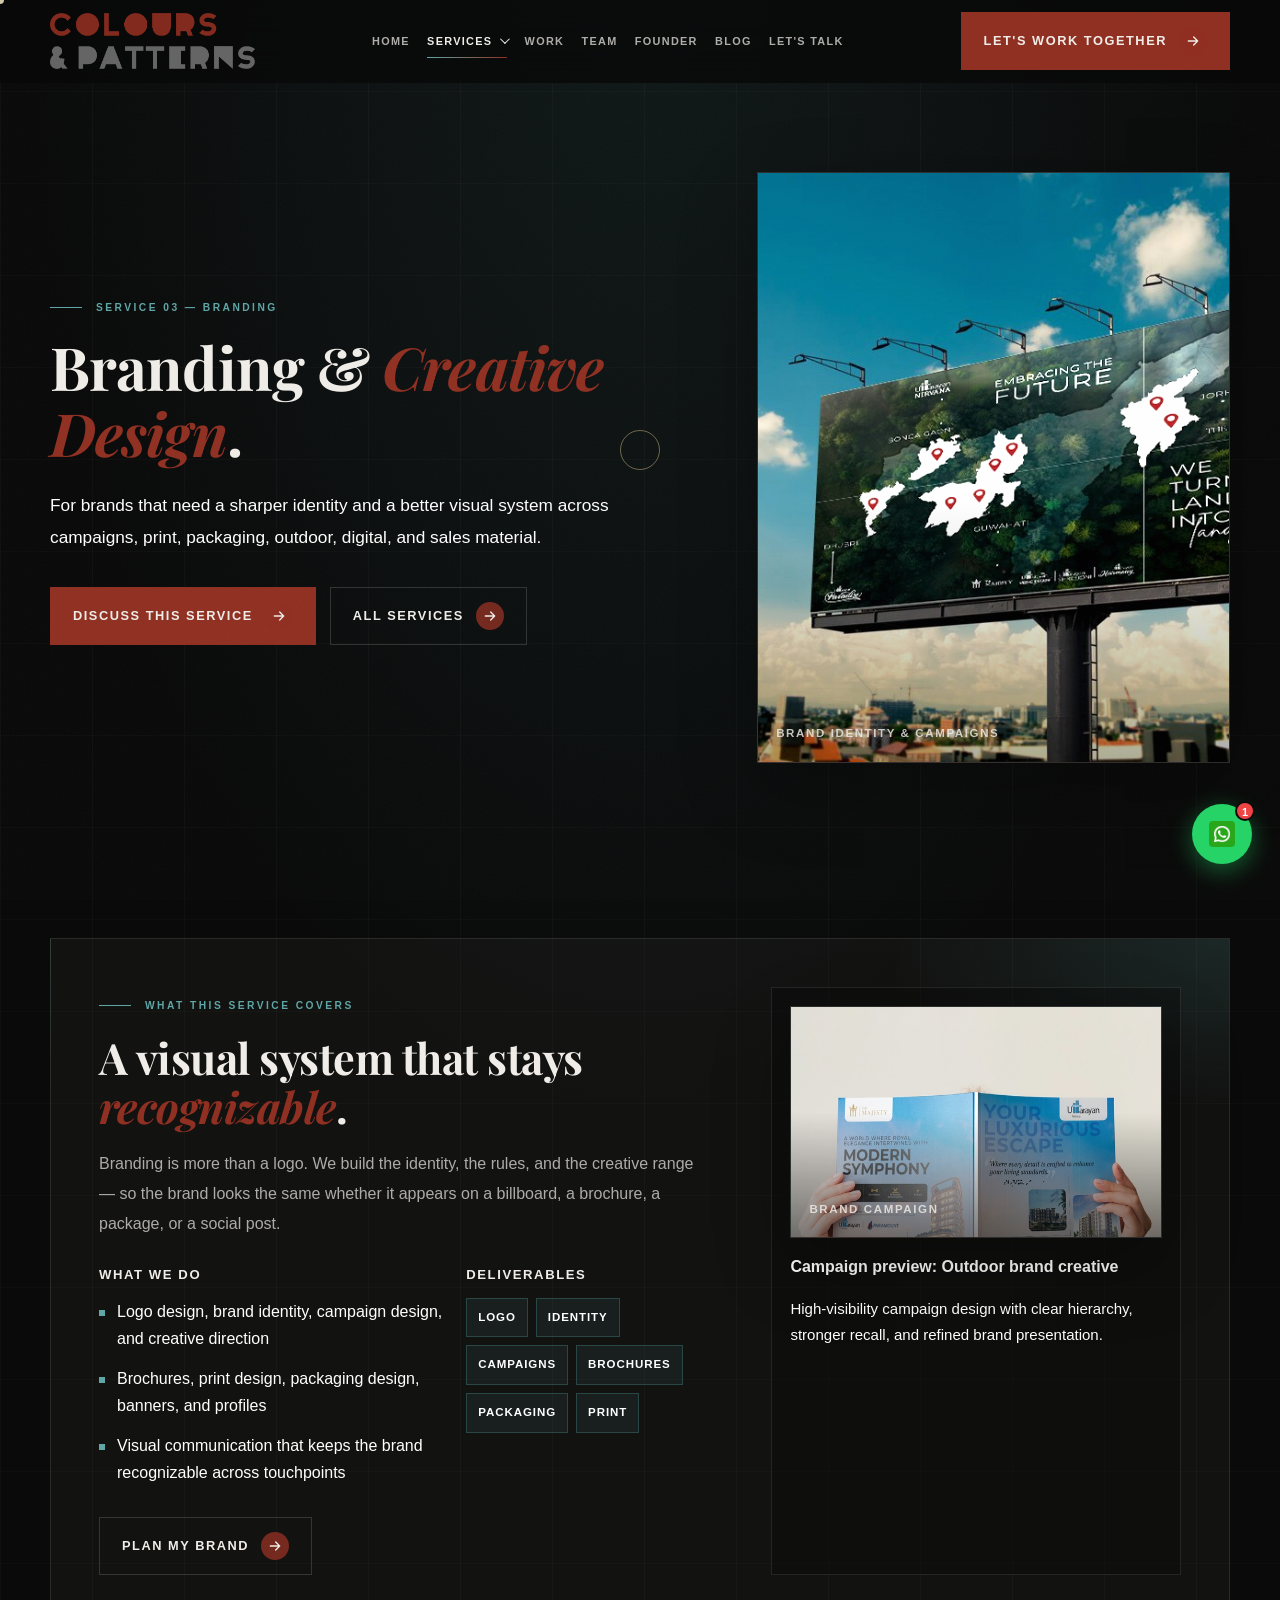
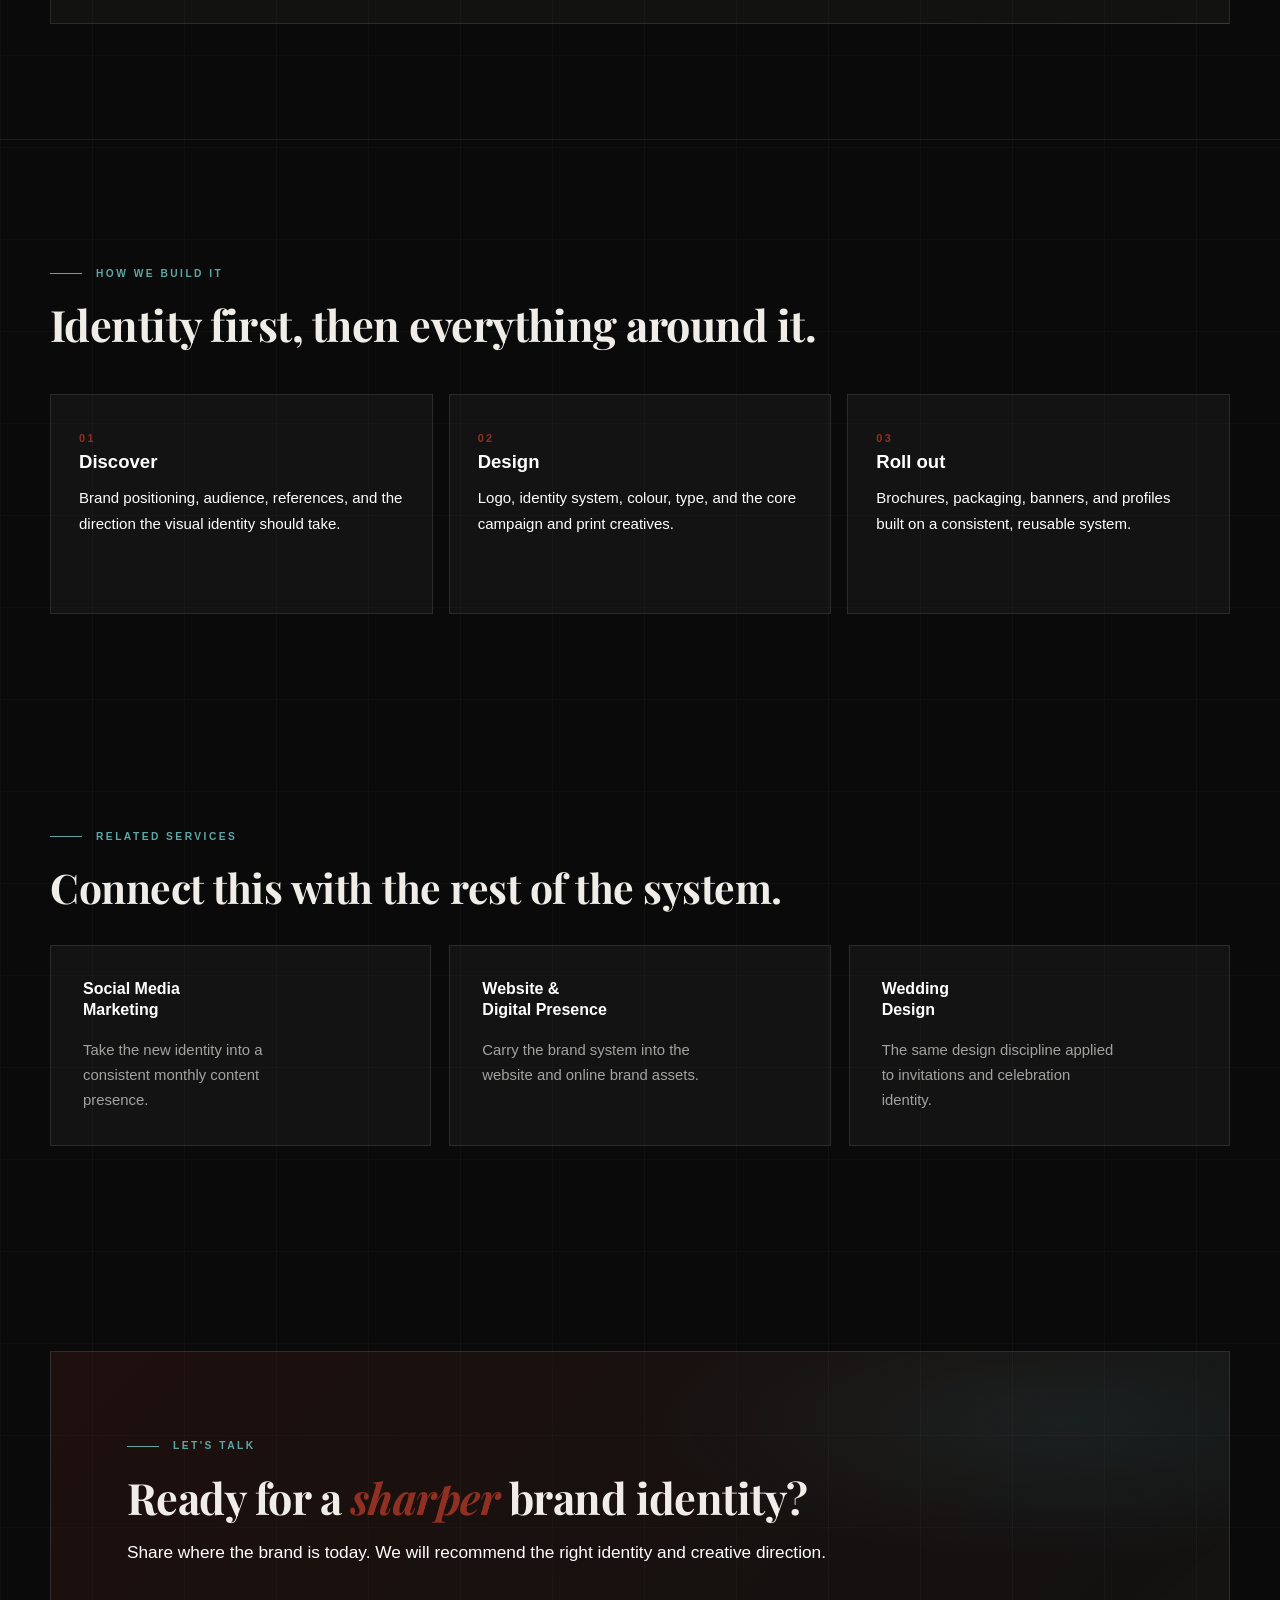
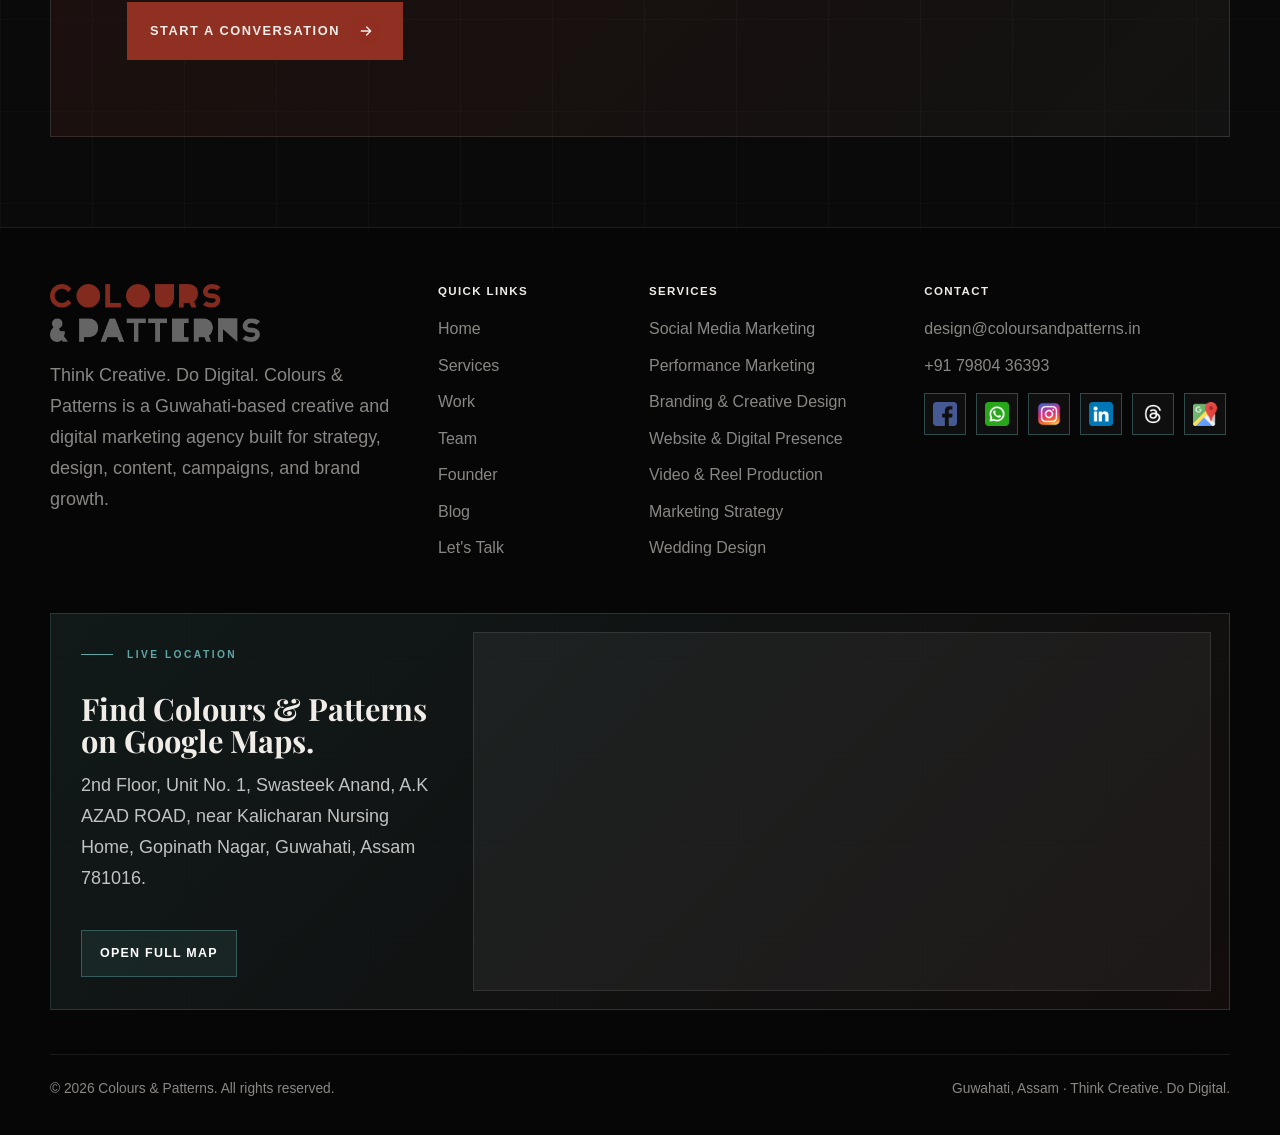
<file: branding-and-creative-design.html>
<!DOCTYPE html>
<html lang="en">
<head>
  <meta charset="UTF-8">
  <meta name="viewport" content="width=device-width, initial-scale=1.0">
  <title>Branding & Creative Design | Colours & Patterns</title>
  <meta name="description" content="Branding and creative design by Colours & Patterns — logo design, brand identity, campaign design, brochures, packaging, print, and visual communication.">
  <meta name="theme-color" content="#0a0a0a">
  <link rel="preload" as="image" href="website/logo.png">
  <link rel="preconnect" href="https://fonts.googleapis.com">
  <link rel="preconnect" href="https://fonts.gstatic.com" crossorigin>
  <link href="https://fonts.googleapis.com/css2?family=Playfair+Display:ital,wght@0,500;0,600;0,700;0,800;0,900;1,400;1,500;1,700&display=swap" rel="stylesheet">
  <link rel="stylesheet" href="site-assets/styles.css">
  <noscript><style>.site-loader{display:none}</style></noscript>
</head>
<body data-page="services">
  <div class="scroll-progress" data-scroll-progress aria-hidden="true"></div>
  <a class="skip-link" href="#main">Skip to content</a>
  <div class="site-loader" data-site-loader role="status" aria-live="polite" aria-label="Loading Colours & Patterns">
    <div class="loader-inner">
      <img class="loader-logo" src="website/logo.png" alt="Colours & Patterns">
      <div class="loader-line" aria-hidden="true"><span class="loader-line-fill"></span></div>
      <div class="loader-foot">
        <span class="loader-count"><span data-loader-count>0</span><i>%</i></span>
        <span class="loader-tag">Think Creative. Do Digital.</span>
      </div>
    </div>
  </div>
  <div class="cursor-dot" aria-hidden="true"></div>
  <div class="cursor-ring" aria-hidden="true"></div>

  <header class="site-header" data-header>
    <div class="nav-wrap">
      <a class="brand" href="index.html" aria-label="Colours & Patterns home">
        <img class="brand-logo" src="website/logo.png" alt="Colours & Patterns">
      </a>
      <nav class="nav-links" aria-label="Primary navigation">
        <a href="index.html">Home</a>
        <div class="nav-dropdown" data-services-dropdown>
          <button class="nav-dropdown-toggle is-active" type="button" aria-expanded="false" aria-controls="services-menu" data-services-toggle>
            <span>Services</span><span class="nav-chevron" aria-hidden="true"></span>
          </button>
          <div class="nav-dropdown-menu" id="services-menu" role="menu" aria-label="Service pages">
            <a href="services.html" role="menuitem">All Services</a>
            <a href="social-media-marketing.html" role="menuitem">Social Media Marketing</a>
            <a href="performance-marketing.html" role="menuitem">Performance Marketing</a>
            <a class="is-active" href="branding-and-creative-design.html" role="menuitem">Branding &amp; Creative Design</a>
            <a href="website-and-digital-presence.html" role="menuitem">Website &amp; Digital Presence</a>
            <a href="video-and-reel-production.html" role="menuitem">Video &amp; Reel Production</a>
            <a href="marketing-strategy.html" role="menuitem">Marketing Strategy</a>
            <a href="wedding-design.html" role="menuitem">Wedding Design</a>
          </div>
        </div>
        <a href="results.html">Work</a>
        <a href="team.html">Team</a>
        <a href="founder.html">Founder</a>
        <a href="blog.html">Blog</a>
        <a href="lets-talk.html">Let's Talk</a>
      </nav>
      <div class="nav-actions">
        <a class="btn nav-cta primary" href="lets-talk.html"><span>Let's Work Together</span><span class="btn-icon" aria-hidden="true"><svg viewBox="0 0 24 24"><path d="M5 12h14M13 6l6 6-6 6" fill="none" stroke="currentColor" stroke-width="2" stroke-linecap="round" stroke-linejoin="round"/></svg></span></a>
        <button class="menu-toggle" type="button" aria-label="Open menu" aria-expanded="false" data-menu-toggle>
          <span></span><span></span><span></span>
        </button>
      </div>
    </div>
  </header>

  <main id="main">
    <section class="hero compact-hero" aria-labelledby="page-title">
      <div class="container hero-grid">
        <div class="reveal">
          <p class="eyebrow">Service 03 — Branding</p>
          <h1 id="page-title">Branding &amp; <em>Creative Design</em>.</h1>
          <p class="lead">For brands that need a sharper identity and a better visual system across campaigns, print, packaging, outdoor, digital, and sales material.</p>
          <div class="hero-actions">
            <a class="btn primary" href="lets-talk.html"><span>Discuss This Service</span><span class="btn-icon" aria-hidden="true"><svg viewBox="0 0 24 24"><path d="M5 12h14M13 6l6 6-6 6" fill="none" stroke="currentColor" stroke-width="2" stroke-linecap="round" stroke-linejoin="round"/></svg></span></a>
            <a class="btn secondary" href="services.html"><span>All Services</span><span class="btn-icon" aria-hidden="true"><svg viewBox="0 0 24 24"><path d="M5 12h14M13 6l6 6-6 6" fill="none" stroke="currentColor" stroke-width="2" stroke-linecap="round" stroke-linejoin="round"/></svg></span></a>
          </div>
        </div>
        <div class="reveal">
          <figure class="image-frame hero-visual">
            <img src="site-assets/pdf-images/pdf-jpeg-007.jpg" alt="Outdoor branding creative by Colours and Patterns" loading="eager">
            <figcaption>Brand Identity &amp; Campaigns</figcaption>
          </figure>
        </div>
      </div>
    </section>

    <section class="section service-stack" aria-labelledby="detail-title">
      <div class="container">
        <article class="service-detail reveal">
          <div class="service-detail-grid">
            <div class="service-copy">
              <p class="section-kicker">What this service covers</p>
              <h2 id="detail-title">A visual system that stays <em>recognizable</em>.</h2>
              <p>Branding is more than a logo. We build the identity, the rules, and the creative range — so the brand looks the same whether it appears on a billboard, a brochure, a package, or a social post.</p>
              <div class="service-columns">
                <div><h3>What we do</h3><ul class="deliverable-list"><li>Logo design, brand identity, campaign design, and creative direction</li><li>Brochures, print design, packaging design, banners, and profiles</li><li>Visual communication that keeps the brand recognizable across touchpoints</li></ul></div>
                <div><h3>Deliverables</h3><ul class="pill-list"><li>Logo</li><li>Identity</li><li>Campaigns</li><li>Brochures</li><li>Packaging</li><li>Print</li></ul></div>
              </div>
              <a class="btn secondary" href="lets-talk.html"><span>Plan My Brand</span><span class="btn-icon" aria-hidden="true"><svg viewBox="0 0 24 24"><path d="M5 12h14M13 6l6 6-6 6" fill="none" stroke="currentColor" stroke-width="2" stroke-linecap="round" stroke-linejoin="round"/></svg></span></a>
            </div>
            <aside class="case-preview">
              <figure class="image-frame ratio-wide"><img src="site-assets/pdf-images/pdf-jpeg-009.jpg" alt="Brand campaign creative preview" loading="lazy"><figcaption>Brand Campaign</figcaption></figure>
              <h3>Campaign preview: Outdoor brand creative</h3>
              <p>High-visibility campaign design with clear hierarchy, stronger recall, and refined brand presentation.</p>
            </aside>
          </div>
        </article>
      </div>
    </section>

    <section class="section section-divider" aria-labelledby="approach-title">
      <div class="container">
        <div class="section-head reveal">
          <p class="section-kicker">How we build it</p>
          <h2 class="section-title" id="approach-title">Identity first, then everything around it.</h2>
        </div>
        <div class="step-grid">
          <article class="process-card reveal"><span class="number">01</span><h3>Discover</h3><p>Brand positioning, audience, references, and the direction the visual identity should take.</p></article>
          <article class="process-card reveal"><span class="number">02</span><h3>Design</h3><p>Logo, identity system, colour, type, and the core campaign and print creatives.</p></article>
          <article class="process-card reveal"><span class="number">03</span><h3>Roll out</h3><p>Brochures, packaging, banners, and profiles built on a consistent, reusable system.</p></article>
        </div>
      </div>
    </section>

    <section class="section related-services-section" aria-labelledby="related-title">
      <div class="container">
        <div class="section-head reveal">
          <p class="section-kicker">Related services</p>
          <h2 class="section-title" id="related-title">Connect this with the rest of the system.</h2>
        </div>
        <div class="link-grid">
          <a class="link-card reveal" href="social-media-marketing.html"><h3>Social Media Marketing</h3><p>Take the new identity into a consistent monthly content presence.</p></a>
          <a class="link-card reveal" href="website-and-digital-presence.html"><h3>Website &amp; Digital Presence</h3><p>Carry the brand system into the website and online brand assets.</p></a>
          <a class="link-card reveal" href="wedding-design.html"><h3>Wedding Design</h3><p>The same design discipline applied to invitations and celebration identity.</p></a>
        </div>
      </div>
    </section>

    <section class="section tight">
      <div class="container">
        <div class="cta-band reveal">
          <p class="section-kicker">Let's talk</p>
          <h2>Ready for a <em>sharper</em> brand identity?</h2>
          <p class="section-lede">Share where the brand is today. We will recommend the right identity and creative direction.</p>
          <div class="cta-actions"><a class="btn primary" href="lets-talk.html"><span>Start a Conversation</span><span class="btn-icon" aria-hidden="true"><svg viewBox="0 0 24 24"><path d="M5 12h14M13 6l6 6-6 6" fill="none" stroke="currentColor" stroke-width="2" stroke-linecap="round" stroke-linejoin="round"/></svg></span></a></div>
        </div>
      </div>
    </section>
  </main>

  <footer class="site-footer">
    <div class="container">
      <div class="footer-grid">
        <div>
          <img class="footer-logo" src="website/logo.png" alt="Colours & Patterns">
          <p>Think Creative. Do Digital. Colours & Patterns is a Guwahati-based creative and digital marketing agency built for strategy, design, content, campaigns, and brand growth.</p>
        </div>
        <div>
          <h3>Quick links</h3>
          <a href="index.html">Home</a>
          <a href="services.html">Services</a>
          <a href="results.html">Work</a>
          <a href="team.html">Team</a>
          <a href="founder.html">Founder</a>
        <a href="blog.html">Blog</a>
        <a href="lets-talk.html">Let's Talk</a>
        </div>
        <div>
          <h3>Services</h3>
          <a href="social-media-marketing.html">Social Media Marketing</a>
          <a href="performance-marketing.html">Performance Marketing</a>
          <a href="branding-and-creative-design.html">Branding &amp; Creative Design</a>
          <a href="website-and-digital-presence.html">Website &amp; Digital Presence</a>
          <a href="video-and-reel-production.html">Video &amp; Reel Production</a>
          <a href="marketing-strategy.html">Marketing Strategy</a>
          <a href="wedding-design.html">Wedding Design</a>
        </div>
        <div>
          <h3>Contact</h3>
          <a href="mailto:design@coloursandpatterns.in">design@coloursandpatterns.in</a>
          <a href="tel:+917980436393">+91 79804 36393</a>
          <div class="social-logo-links" aria-label="Social and location links">
            <a class="social-logo-link" href="https://www.facebook.com/coloursandpatterns/" target="_blank" rel="noopener" aria-label="Facebook"><img class="social-logo" src="site-assets/social-icons/facebook.png" alt="" width="24" height="24" loading="lazy"><span>Facebook</span></a>
            <a class="social-logo-link" href="https://wa.me/917980436393?text=Hi%20Colours%20%26%20Patterns%2C%20I%20want%20to%20discuss%20a%20project%20and%20explore%20how%20we%20can%20work%20together." target="_blank" rel="noopener" aria-label="WhatsApp"><img class="social-logo" src="site-assets/social-icons/whatsapp.png" alt="" width="24" height="24" loading="lazy"><span>WhatsApp</span></a>
            <a class="social-logo-link" href="https://www.instagram.com/coloursandpatterns_/" target="_blank" rel="noopener" aria-label="Instagram"><img class="social-logo" src="site-assets/social-icons/instagram.png" alt="" width="24" height="24" loading="lazy"><span>Insta</span></a>
            <a class="social-logo-link" href="https://www.linkedin.com/company/coloursandpatternsghy/" target="_blank" rel="noopener" aria-label="LinkedIn"><img class="social-logo" src="site-assets/social-icons/linkedin.png" alt="" width="24" height="24" loading="lazy"><span>LinkedIn</span></a>
            <a class="social-logo-link" href="https://www.threads.com/@coloursandpatterns_" target="_blank" rel="noopener" aria-label="Threads"><img class="social-logo" src="site-assets/social-icons/threads-square.png" alt="" width="24" height="24" loading="lazy"><span>Threads</span></a>
            <a class="social-logo-link" href="https://www.google.com/maps/place/Colours+and+Patterns/@26.1625644,91.7429782,15.75z/data=!4m6!3m5!1s0x375a5bb6634c8951:0xe9c1a46cdf760750!8m2!3d26.1623664!4d91.7445813!16s%2Fg%2F11h25ltyyt!18m1!1e1?entry=ttu&amp;g_ep=EgoyMDI2MDUyMC4wIKXMDSoASAFQAw%3D%3D" target="_blank" rel="noopener" aria-label="Google Maps"><img class="social-logo" src="site-assets/social-icons/google-maps.png" alt="" width="24" height="24" loading="lazy"><span>Google Maps</span></a>
          </div>
        </div>
      </div>
      <div class="footer-live-map" aria-label="Live Google Maps location for Colours and Patterns">
        <div class="footer-map-copy">
          <span class="eyebrow">Live location</span>
          <h3>Find Colours &amp; Patterns on Google Maps.</h3>
          <p>2nd Floor, Unit No. 1, Swasteek Anand, A.K AZAD ROAD, near Kalicharan Nursing Home, Gopinath Nagar, Guwahati, Assam 781016.</p>
          <a class="footer-map-link" href="https://www.google.com/maps/place/Colours+and+Patterns/@26.1625644,91.7429782,15.75z/data=!4m6!3m5!1s0x375a5bb6634c8951:0xe9c1a46cdf760750!8m2!3d26.1623664!4d91.7445813!16s%2Fg%2F11h25ltyyt!18m1!1e1?entry=ttu&amp;g_ep=EgoyMDI2MDUyMC4wIKXMDSoASAFQAw%3D%3D" target="_blank" rel="noopener">Open full map</a>
        </div>
        <div class="footer-map-frame">
          <iframe title="Live Google Map for Colours and Patterns in Guwahati" src="https://maps.google.com/maps?width=100%25&amp;height=380&amp;hl=en&amp;q=26.1623664%2C91.7445813&amp;t=&amp;z=17&amp;ie=UTF8&amp;iwloc=B&amp;output=embed" loading="lazy" referrerpolicy="no-referrer-when-downgrade" allowfullscreen></iframe>
        </div>
      </div>
      <div class="footer-bottom">
        <span>&copy; <span data-year></span> Colours & Patterns. All rights reserved.</span>
        <span>Guwahati, Assam &middot; Think Creative. Do Digital.</span>
      </div>
    </div>
  </footer>
  <button class="wa-trigger" data-wa-trigger aria-label="Chat on WhatsApp" aria-expanded="false">
    <img src="site-assets/social-icons/whatsapp.png" alt="" width="26" height="26" loading="lazy">
    <span class="wa-trigger-badge" aria-hidden="true">1</span>
  </button>
  <div class="wa-card-wrap" data-wa-wrap aria-hidden="true">
    <div class="wa-card">
      <div class="wa-card-header">
        <div class="wa-avatar">
          <img src="site-assets/social-icons/whatsapp.png" alt="" width="22" height="22" loading="lazy">
        </div>
        <div class="wa-card-meta">
          <strong>Colours &amp; Patterns</strong>
          <span class="wa-status"><span class="wa-status-dot" aria-hidden="true"></span>Online</span>
        </div>
        <button class="wa-close" data-wa-close aria-label="Close chat"><svg viewBox="0 0 24 24" fill="none"><path d="M18 6L6 18M6 6l12 12" stroke="currentColor" stroke-width="2" stroke-linecap="round"/></svg></button>
      </div>
      <div class="wa-card-body">
        <div class="wa-bubble">
          <p>Hi there! &#x1F44B;</p>
          <span class="wa-time">Just now</span>
        </div>
        <div class="wa-bubble wa-bubble--delay">
          <p>Ready to discuss your next project? We&#x2019;d love to hear from you!</p>
          <span class="wa-time">Just now</span>
        </div>
      </div>
      <a class="wa-card-cta" href="https://wa.me/917980436393?text=Hi%20Colours%20%26%20Patterns%2C%20I%20want%20to%20discuss%20a%20project%20and%20explore%20how%20we%20can%20work%20together." target="_blank" rel="noopener">
        <svg viewBox="0 0 24 24" fill="currentColor"><path d="M.057 24l1.687-6.163c-1.041-1.804-1.588-3.849-1.587-5.946.003-6.556 5.338-11.891 11.893-11.891 3.181.001 6.167 1.24 8.413 3.488 2.245 2.248 3.481 5.236 3.48 8.414-.003 6.557-5.338 11.892-11.893 11.892-1.99-.001-3.951-.5-5.688-1.448l-6.305 1.654zm6.597-3.807c1.676.995 3.276 1.591 5.392 1.592 5.448 0 9.886-4.434 9.889-9.885.002-5.462-4.415-9.89-9.881-9.892-5.452 0-9.887 4.434-9.889 9.884-.001 2.225.651 3.891 1.746 5.634l-.999 3.648 3.742-.981zm11.387-5.464c-.074-.124-.272-.198-.57-.347-.297-.149-1.758-.868-2.031-.967-.272-.099-.47-.149-.669.149-.198.297-.768.967-.941 1.165-.173.198-.347.223-.644.074-.297-.149-1.255-.462-2.39-1.475-.883-.788-1.48-1.761-1.653-2.059-.173-.297-.018-.458.13-.606.134-.133.297-.347.446-.521.151-.172.2-.296.3-.495.099-.198.05-.372-.025-.521-.075-.148-.669-1.611-.916-2.206-.242-.579-.487-.501-.669-.51l-.57-.01c-.198 0-.52.074-.792.372s-1.04 1.016-1.04 2.479 1.065 2.876 1.213 3.074c.149.198 2.095 3.2 5.076 4.487.709.306 1.263.489 1.694.626.712.226 1.36.194 1.872.118.571-.085 1.758-.719 2.006-1.413.248-.695.248-1.29.173-1.414z"/></svg>
        <span>Start WhatsApp chat</span>
      </a>
    </div>
    <div class="wa-backdrop" data-wa-backdrop></div>
  </div>
  <script src="site-assets/app.js"></script>
</body>
</html>
</file>
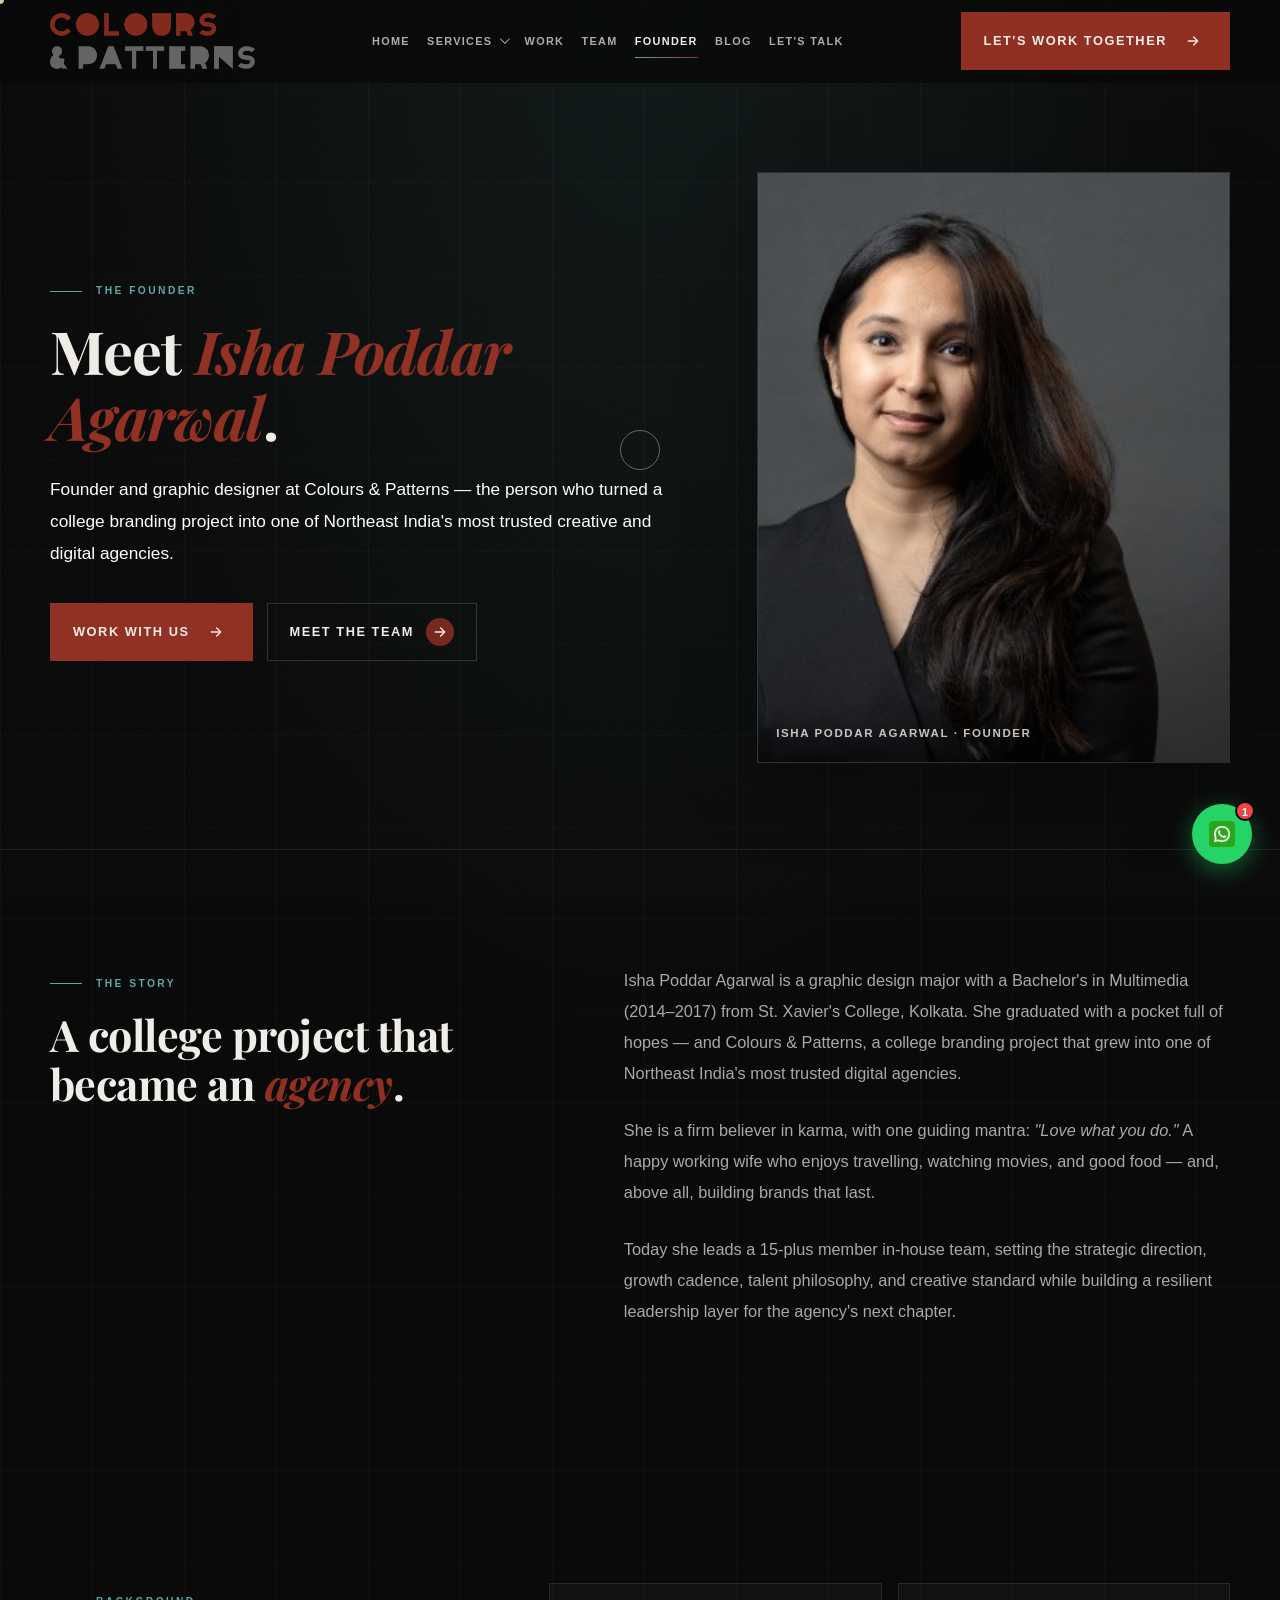
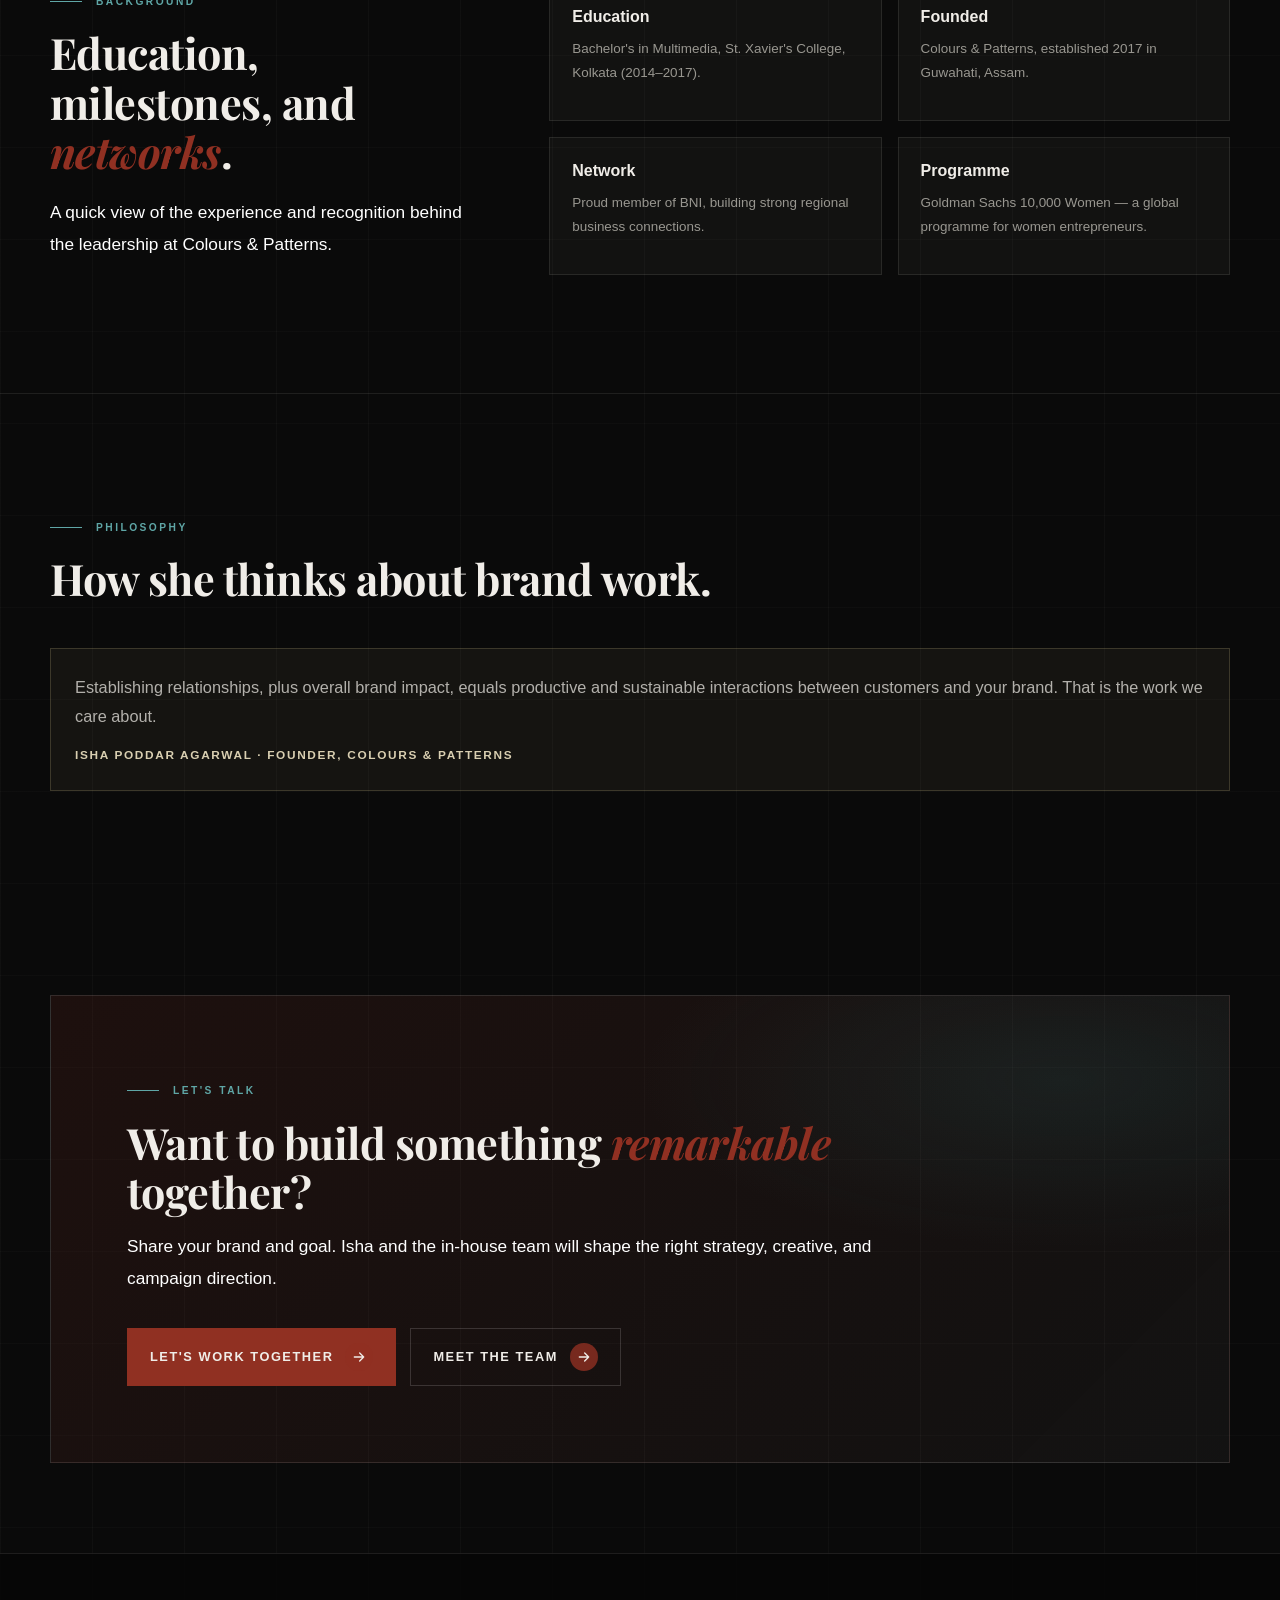
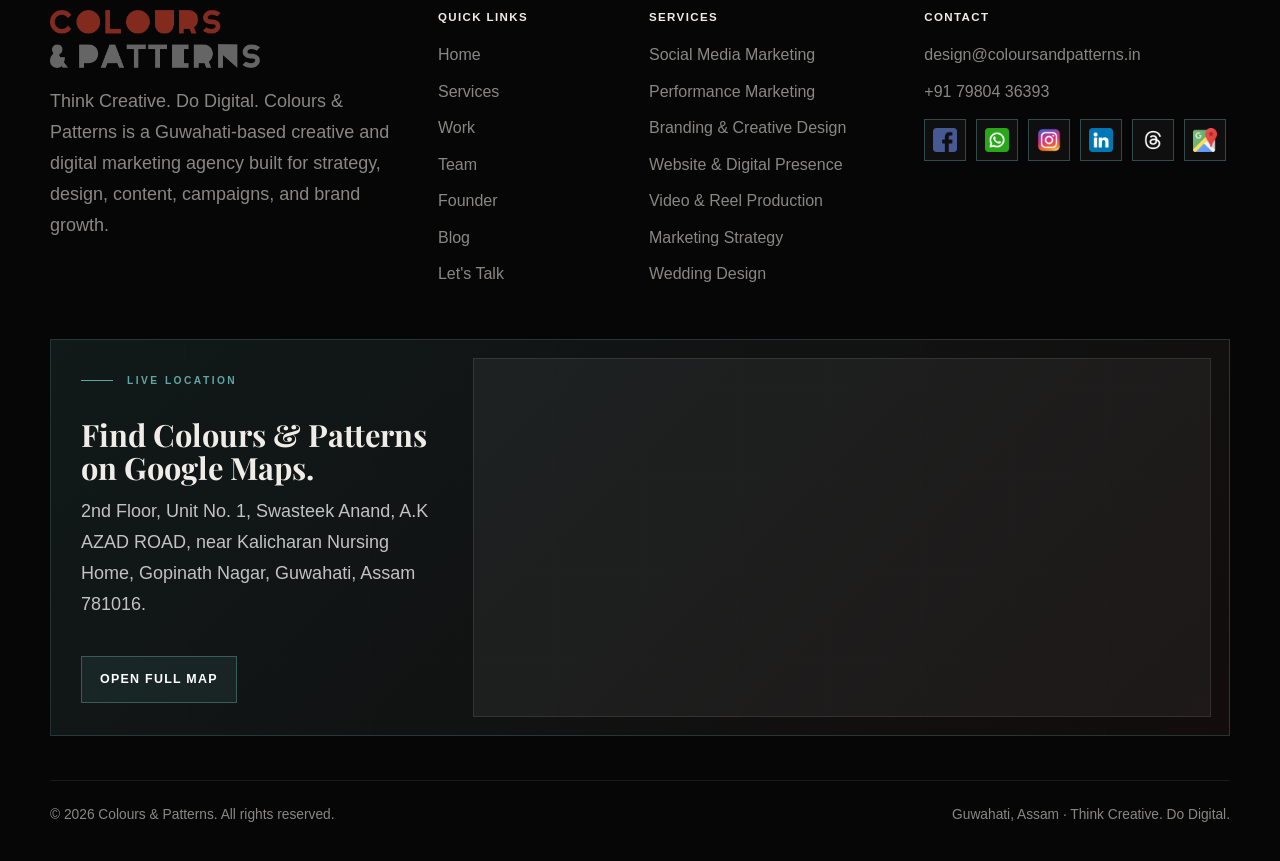
<file: founder.html>
<!DOCTYPE html>
<html lang="en">
<head>
  <meta charset="UTF-8">
  <meta name="viewport" content="width=device-width, initial-scale=1.0">
  <title>Founder | Colours & Patterns</title>
  <meta name="description" content="Meet Isha Poddar Agarwal, founder and graphic designer at Colours & Patterns — a Guwahati-based creative and digital marketing agency.">
  <meta name="theme-color" content="#0a0a0a">
  <link rel="preload" as="image" href="website/logo.png">
  <link rel="preconnect" href="https://fonts.googleapis.com">
  <link rel="preconnect" href="https://fonts.gstatic.com" crossorigin>
  <link href="https://fonts.googleapis.com/css2?family=Playfair+Display:ital,wght@0,500;0,600;0,700;0,800;0,900;1,400;1,500;1,700&display=swap" rel="stylesheet">
  <link rel="stylesheet" href="site-assets/styles.css">
  <noscript><style>.site-loader{display:none}</style></noscript>
</head>
<body data-page="founder">
  <div class="scroll-progress" data-scroll-progress aria-hidden="true"></div>
  <a class="skip-link" href="#main">Skip to content</a>
  <div class="site-loader" data-site-loader role="status" aria-live="polite" aria-label="Loading Colours & Patterns">
    <div class="loader-inner">
      <img class="loader-logo" src="website/logo.png" alt="Colours & Patterns">
      <div class="loader-line" aria-hidden="true"><span class="loader-line-fill"></span></div>
      <div class="loader-foot">
        <span class="loader-count"><span data-loader-count>0</span><i>%</i></span>
        <span class="loader-tag">Think Creative. Do Digital.</span>
      </div>
    </div>
  </div>
  <div class="cursor-dot" aria-hidden="true"></div>
  <div class="cursor-ring" aria-hidden="true"></div>

  <header class="site-header" data-header>
    <div class="nav-wrap">
      <a class="brand" href="index.html" aria-label="Colours & Patterns home">
        <img class="brand-logo" src="website/logo.png" alt="Colours & Patterns">
      </a>
      <nav class="nav-links" aria-label="Primary navigation">
        <a href="index.html">Home</a>
        <div class="nav-dropdown" data-services-dropdown>
          <button class="nav-dropdown-toggle" type="button" aria-expanded="false" aria-controls="services-menu" data-services-toggle>
            <span>Services</span><span class="nav-chevron" aria-hidden="true"></span>
          </button>
          <div class="nav-dropdown-menu" id="services-menu" role="menu" aria-label="Service pages">
            <a href="services.html" role="menuitem">All Services</a>
            <a href="social-media-marketing.html" role="menuitem">Social Media Marketing</a>
            <a href="performance-marketing.html" role="menuitem">Performance Marketing</a>
            <a href="branding-and-creative-design.html" role="menuitem">Branding &amp; Creative Design</a>
            <a href="website-and-digital-presence.html" role="menuitem">Website &amp; Digital Presence</a>
            <a href="video-and-reel-production.html" role="menuitem">Video &amp; Reel Production</a>
            <a href="marketing-strategy.html" role="menuitem">Marketing Strategy</a>
            <a href="wedding-design.html" role="menuitem">Wedding Design</a>
          </div>
        </div>
        <a href="results.html">Work</a>
        <a href="team.html">Team</a>
        <a class="is-active" href="founder.html">Founder</a>
        <a href="blog.html">Blog</a>
        <a href="lets-talk.html">Let's Talk</a>
      </nav>
      <div class="nav-actions">
        <a class="btn nav-cta primary" href="lets-talk.html"><span>Let's Work Together</span><span class="btn-icon" aria-hidden="true"><svg viewBox="0 0 24 24"><path d="M5 12h14M13 6l6 6-6 6" fill="none" stroke="currentColor" stroke-width="2" stroke-linecap="round" stroke-linejoin="round"/></svg></span></a>
        <button class="menu-toggle" type="button" aria-label="Open menu" aria-expanded="false" data-menu-toggle>
          <span></span><span></span><span></span>
        </button>
      </div>
    </div>
  </header>

  <main id="main">
    <section class="hero compact-hero" aria-labelledby="page-title">
      <div class="container hero-grid">
        <div class="reveal">
          <p class="eyebrow">The Founder</p>
          <h1 id="page-title">Meet <em>Isha Poddar Agarwal</em>.</h1>
          <p class="lead">Founder and graphic designer at Colours & Patterns — the person who turned a college branding project into one of Northeast India's most trusted creative and digital agencies.</p>
          <div class="hero-actions">
            <a class="btn primary" href="lets-talk.html"><span>Work With Us</span><span class="btn-icon" aria-hidden="true"><svg viewBox="0 0 24 24"><path d="M5 12h14M13 6l6 6-6 6" fill="none" stroke="currentColor" stroke-width="2" stroke-linecap="round" stroke-linejoin="round"/></svg></span></a>
            <a class="btn secondary" href="team.html"><span>Meet the Team</span><span class="btn-icon" aria-hidden="true"><svg viewBox="0 0 24 24"><path d="M5 12h14M13 6l6 6-6 6" fill="none" stroke="currentColor" stroke-width="2" stroke-linecap="round" stroke-linejoin="round"/></svg></span></a>
          </div>
        </div>
        <div class="reveal">
          <figure class="image-frame hero-visual">
            <img src="site-assets/pdf-images/pdf-jpeg-044.jpg" alt="Isha Poddar Agarwal, founder of Colours and Patterns" loading="eager">
            <figcaption>Isha Poddar Agarwal &middot; Founder</figcaption>
          </figure>
        </div>
      </div>
    </section>

    <section class="section section-divider" aria-labelledby="story-title">
      <div class="container intro-grid">
        <div class="reveal">
          <p class="section-kicker">The story</p>
          <h2 class="section-title" id="story-title">A college project that became an <em>agency</em>.</h2>
        </div>
        <div class="intro-copy reveal">
          <p>Isha Poddar Agarwal is a graphic design major with a Bachelor's in Multimedia (2014&ndash;2017) from St. Xavier's College, Kolkata. She graduated with a pocket full of hopes — and Colours & Patterns, a college branding project that grew into one of Northeast India's most trusted digital agencies.</p>
          <p>She is a firm believer in karma, with one guiding mantra: <em>"Love what you do."</em> A happy working wife who enjoys travelling, watching movies, and good food — and, above all, building brands that last.</p>
          <p>Today she leads a 15-plus member in-house team, setting the strategic direction, growth cadence, talent philosophy, and creative standard while building a resilient leadership layer for the agency's next chapter.</p>
        </div>
      </div>
    </section>

    <section class="section" aria-labelledby="credentials-title">
      <div class="container team-panel">
        <div class="reveal">
          <p class="section-kicker">Background</p>
          <h2 class="section-title" id="credentials-title">Education, milestones, and <em>networks</em>.</h2>
          <p class="section-lede">A quick view of the experience and recognition behind the leadership at Colours & Patterns.</p>
        </div>
        <div class="team-role-grid reveal">
          <article><strong>Education</strong><span>Bachelor's in Multimedia, St. Xavier's College, Kolkata (2014&ndash;2017).</span></article>
          <article><strong>Founded</strong><span>Colours & Patterns, established 2017 in Guwahati, Assam.</span></article>
          <article><strong>Network</strong><span>Proud member of BNI, building strong regional business connections.</span></article>
          <article><strong>Programme</strong><span>Goldman Sachs 10,000 Women — a global programme for women entrepreneurs.</span></article>
        </div>
      </div>
    </section>

    <section class="section section-divider" aria-labelledby="philosophy-title">
      <div class="container">
        <div class="section-head reveal">
          <p class="section-kicker">Philosophy</p>
          <h2 class="section-title" id="philosophy-title">How she thinks about brand work.</h2>
        </div>
        <div class="proof-quote reveal">
          <blockquote>Establishing relationships, plus overall brand impact, equals productive and sustainable interactions between customers and your brand. That is the work we care about.</blockquote>
          <cite>Isha Poddar Agarwal &middot; Founder, Colours & Patterns</cite>
        </div>
      </div>
    </section>

    <section class="section tight">
      <div class="container">
        <div class="cta-band reveal">
          <p class="section-kicker">Let's talk</p>
          <h2>Want to build something <em>remarkable</em> together?</h2>
          <p class="section-lede">Share your brand and goal. Isha and the in-house team will shape the right strategy, creative, and campaign direction.</p>
          <div class="cta-actions">
            <a class="btn primary" href="lets-talk.html"><span>Let's Work Together</span><span class="btn-icon" aria-hidden="true"><svg viewBox="0 0 24 24"><path d="M5 12h14M13 6l6 6-6 6" fill="none" stroke="currentColor" stroke-width="2" stroke-linecap="round" stroke-linejoin="round"/></svg></span></a>
            <a class="btn secondary" href="team.html"><span>Meet the Team</span><span class="btn-icon" aria-hidden="true"><svg viewBox="0 0 24 24"><path d="M5 12h14M13 6l6 6-6 6" fill="none" stroke="currentColor" stroke-width="2" stroke-linecap="round" stroke-linejoin="round"/></svg></span></a>
          </div>
        </div>
      </div>
    </section>
  </main>

  <footer class="site-footer">
    <div class="container">
      <div class="footer-grid">
        <div>
          <img class="footer-logo" src="website/logo.png" alt="Colours & Patterns">
          <p>Think Creative. Do Digital. Colours & Patterns is a Guwahati-based creative and digital marketing agency built for strategy, design, content, campaigns, and brand growth.</p>
        </div>
        <div>
          <h3>Quick links</h3>
          <a href="index.html">Home</a>
          <a href="services.html">Services</a>
          <a href="results.html">Work</a>
          <a href="team.html">Team</a>
          <a href="founder.html">Founder</a>
        <a href="blog.html">Blog</a>
        <a href="lets-talk.html">Let's Talk</a>
        </div>
        <div>
          <h3>Services</h3>
          <a href="social-media-marketing.html">Social Media Marketing</a>
          <a href="performance-marketing.html">Performance Marketing</a>
          <a href="branding-and-creative-design.html">Branding &amp; Creative Design</a>
          <a href="website-and-digital-presence.html">Website &amp; Digital Presence</a>
          <a href="video-and-reel-production.html">Video &amp; Reel Production</a>
          <a href="marketing-strategy.html">Marketing Strategy</a>
          <a href="wedding-design.html">Wedding Design</a>
        </div>
        <div>
          <h3>Contact</h3>
          <a href="mailto:design@coloursandpatterns.in">design@coloursandpatterns.in</a>
          <a href="tel:+917980436393">+91 79804 36393</a>
          <div class="social-logo-links" aria-label="Social and location links">
            <a class="social-logo-link" href="https://www.facebook.com/coloursandpatterns/" target="_blank" rel="noopener" aria-label="Facebook"><img class="social-logo" src="site-assets/social-icons/facebook.png" alt="" width="24" height="24" loading="lazy"><span>Facebook</span></a>
            <a class="social-logo-link" href="https://wa.me/917980436393?text=Hi%20Colours%20%26%20Patterns%2C%20I%20want%20to%20discuss%20a%20project%20and%20explore%20how%20we%20can%20work%20together." target="_blank" rel="noopener" aria-label="WhatsApp"><img class="social-logo" src="site-assets/social-icons/whatsapp.png" alt="" width="24" height="24" loading="lazy"><span>WhatsApp</span></a>
            <a class="social-logo-link" href="https://www.instagram.com/coloursandpatterns_/" target="_blank" rel="noopener" aria-label="Instagram"><img class="social-logo" src="site-assets/social-icons/instagram.png" alt="" width="24" height="24" loading="lazy"><span>Insta</span></a>
            <a class="social-logo-link" href="https://www.linkedin.com/company/coloursandpatternsghy/" target="_blank" rel="noopener" aria-label="LinkedIn"><img class="social-logo" src="site-assets/social-icons/linkedin.png" alt="" width="24" height="24" loading="lazy"><span>LinkedIn</span></a>
            <a class="social-logo-link" href="https://www.threads.com/@coloursandpatterns_" target="_blank" rel="noopener" aria-label="Threads"><img class="social-logo" src="site-assets/social-icons/threads-square.png" alt="" width="24" height="24" loading="lazy"><span>Threads</span></a>
            <a class="social-logo-link" href="https://www.google.com/maps/place/Colours+and+Patterns/@26.1625644,91.7429782,15.75z/data=!4m6!3m5!1s0x375a5bb6634c8951:0xe9c1a46cdf760750!8m2!3d26.1623664!4d91.7445813!16s%2Fg%2F11h25ltyyt!18m1!1e1?entry=ttu&amp;g_ep=EgoyMDI2MDUyMC4wIKXMDSoASAFQAw%3D%3D" target="_blank" rel="noopener" aria-label="Google Maps"><img class="social-logo" src="site-assets/social-icons/google-maps.png" alt="" width="24" height="24" loading="lazy"><span>Google Maps</span></a>
          </div>
        </div>
      </div>
      <div class="footer-live-map" aria-label="Live Google Maps location for Colours and Patterns">
        <div class="footer-map-copy">
          <span class="eyebrow">Live location</span>
          <h3>Find Colours &amp; Patterns on Google Maps.</h3>
          <p>2nd Floor, Unit No. 1, Swasteek Anand, A.K AZAD ROAD, near Kalicharan Nursing Home, Gopinath Nagar, Guwahati, Assam 781016.</p>
          <a class="footer-map-link" href="https://www.google.com/maps/place/Colours+and+Patterns/@26.1625644,91.7429782,15.75z/data=!4m6!3m5!1s0x375a5bb6634c8951:0xe9c1a46cdf760750!8m2!3d26.1623664!4d91.7445813!16s%2Fg%2F11h25ltyyt!18m1!1e1?entry=ttu&amp;g_ep=EgoyMDI2MDUyMC4wIKXMDSoASAFQAw%3D%3D" target="_blank" rel="noopener">Open full map</a>
        </div>
        <div class="footer-map-frame">
          <iframe title="Live Google Map for Colours and Patterns in Guwahati" src="https://maps.google.com/maps?width=100%25&amp;height=380&amp;hl=en&amp;q=26.1623664%2C91.7445813&amp;t=&amp;z=17&amp;ie=UTF8&amp;iwloc=B&amp;output=embed" loading="lazy" referrerpolicy="no-referrer-when-downgrade" allowfullscreen></iframe>
        </div>
      </div>
      <div class="footer-bottom">
        <span>&copy; <span data-year></span> Colours & Patterns. All rights reserved.</span>
        <span>Guwahati, Assam &middot; Think Creative. Do Digital.</span>
      </div>
    </div>
  </footer>
  <button class="wa-trigger" data-wa-trigger aria-label="Chat on WhatsApp" aria-expanded="false">
    <img src="site-assets/social-icons/whatsapp.png" alt="" width="26" height="26" loading="lazy">
    <span class="wa-trigger-badge" aria-hidden="true">1</span>
  </button>
  <div class="wa-card-wrap" data-wa-wrap aria-hidden="true">
    <div class="wa-card">
      <div class="wa-card-header">
        <div class="wa-avatar">
          <img src="site-assets/social-icons/whatsapp.png" alt="" width="22" height="22" loading="lazy">
        </div>
        <div class="wa-card-meta">
          <strong>Colours &amp; Patterns</strong>
          <span class="wa-status"><span class="wa-status-dot" aria-hidden="true"></span>Online</span>
        </div>
        <button class="wa-close" data-wa-close aria-label="Close chat"><svg viewBox="0 0 24 24" fill="none"><path d="M18 6L6 18M6 6l12 12" stroke="currentColor" stroke-width="2" stroke-linecap="round"/></svg></button>
      </div>
      <div class="wa-card-body">
        <div class="wa-bubble">
          <p>Hi there! &#x1F44B;</p>
          <span class="wa-time">Just now</span>
        </div>
        <div class="wa-bubble wa-bubble--delay">
          <p>Ready to discuss your next project? We&#x2019;d love to hear from you!</p>
          <span class="wa-time">Just now</span>
        </div>
      </div>
      <a class="wa-card-cta" href="https://wa.me/917980436393?text=Hi%20Colours%20%26%20Patterns%2C%20I%20want%20to%20discuss%20a%20project%20and%20explore%20how%20we%20can%20work%20together." target="_blank" rel="noopener">
        <svg viewBox="0 0 24 24" fill="currentColor"><path d="M.057 24l1.687-6.163c-1.041-1.804-1.588-3.849-1.587-5.946.003-6.556 5.338-11.891 11.893-11.891 3.181.001 6.167 1.24 8.413 3.488 2.245 2.248 3.481 5.236 3.48 8.414-.003 6.557-5.338 11.892-11.893 11.892-1.99-.001-3.951-.5-5.688-1.448l-6.305 1.654zm6.597-3.807c1.676.995 3.276 1.591 5.392 1.592 5.448 0 9.886-4.434 9.889-9.885.002-5.462-4.415-9.89-9.881-9.892-5.452 0-9.887 4.434-9.889 9.884-.001 2.225.651 3.891 1.746 5.634l-.999 3.648 3.742-.981zm11.387-5.464c-.074-.124-.272-.198-.57-.347-.297-.149-1.758-.868-2.031-.967-.272-.099-.47-.149-.669.149-.198.297-.768.967-.941 1.165-.173.198-.347.223-.644.074-.297-.149-1.255-.462-2.39-1.475-.883-.788-1.48-1.761-1.653-2.059-.173-.297-.018-.458.13-.606.134-.133.297-.347.446-.521.151-.172.2-.296.3-.495.099-.198.05-.372-.025-.521-.075-.148-.669-1.611-.916-2.206-.242-.579-.487-.501-.669-.51l-.57-.01c-.198 0-.52.074-.792.372s-1.04 1.016-1.04 2.479 1.065 2.876 1.213 3.074c.149.198 2.095 3.2 5.076 4.487.709.306 1.263.489 1.694.626.712.226 1.36.194 1.872.118.571-.085 1.758-.719 2.006-1.413.248-.695.248-1.29.173-1.414z"/></svg>
        <span>Start WhatsApp chat</span>
      </a>
    </div>
    <div class="wa-backdrop" data-wa-backdrop></div>
  </div>
  <script src="site-assets/app.js"></script>
</body>
</html>
</file>
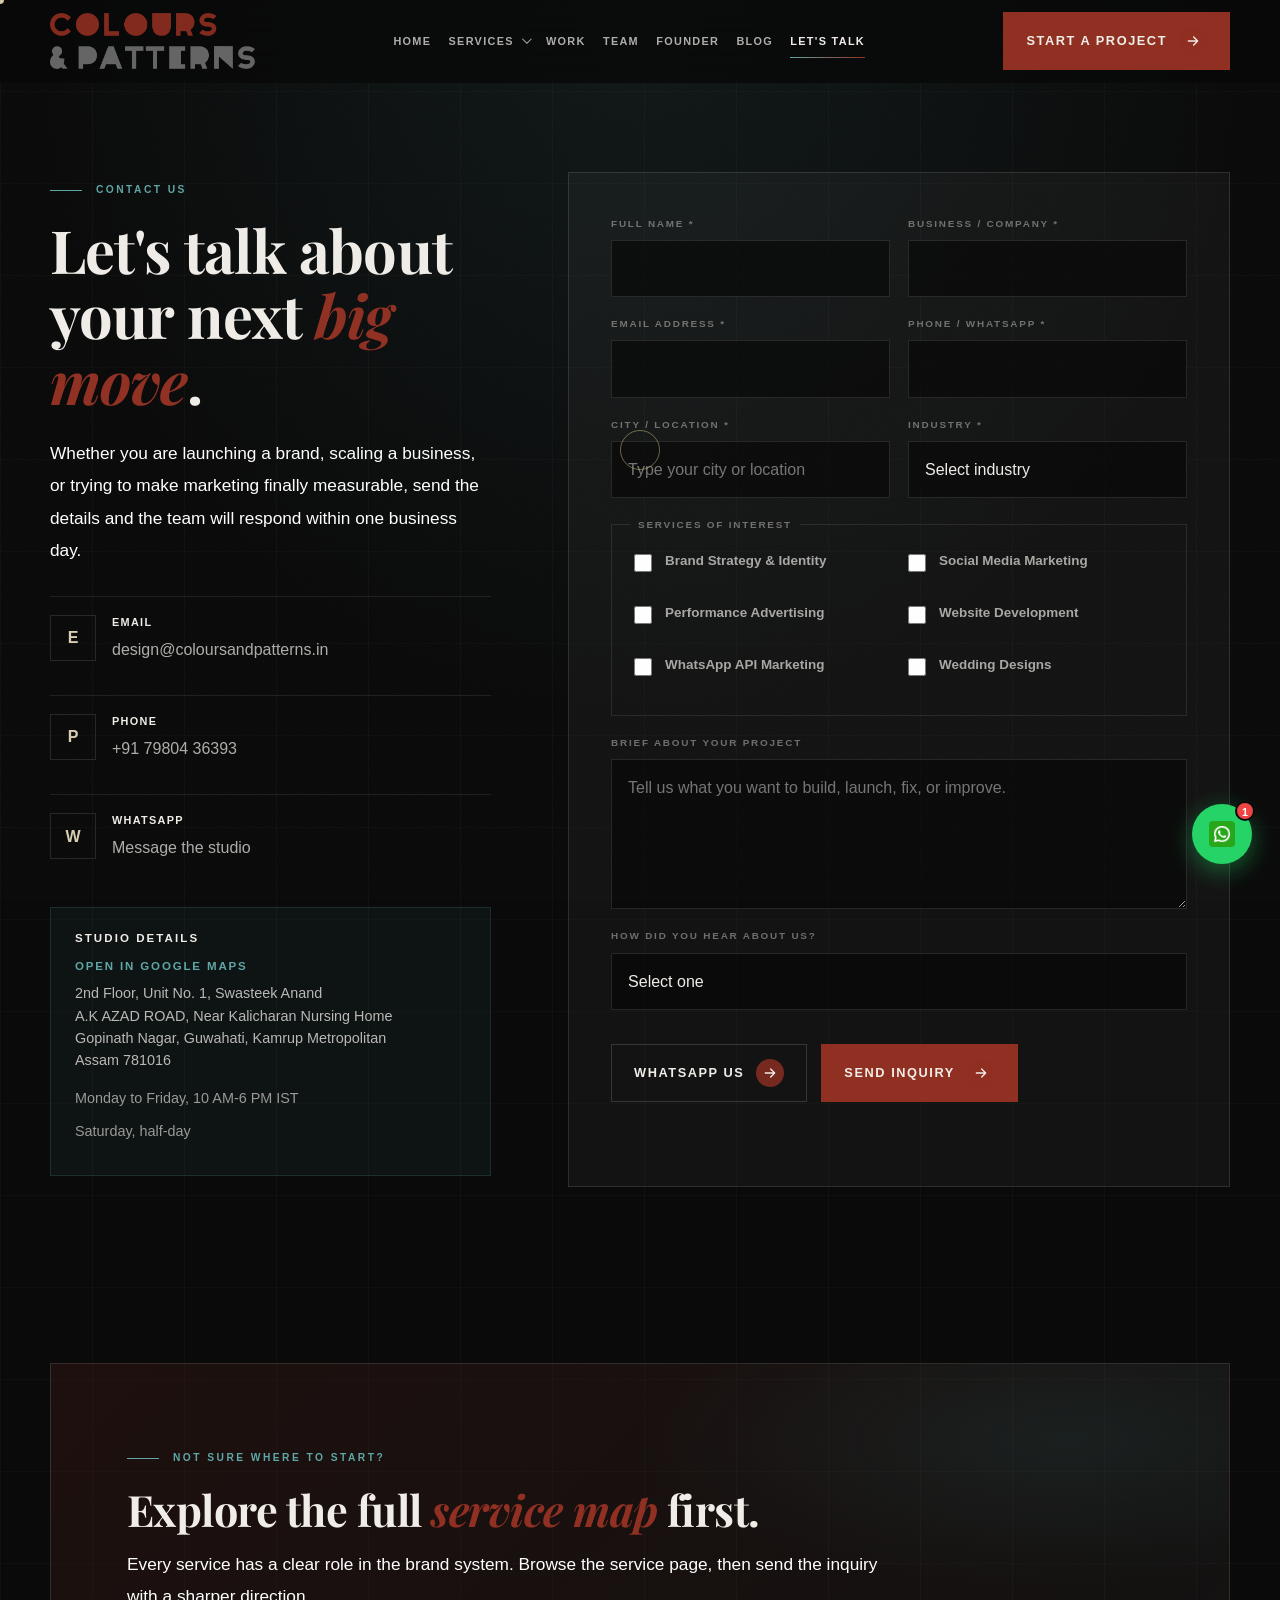
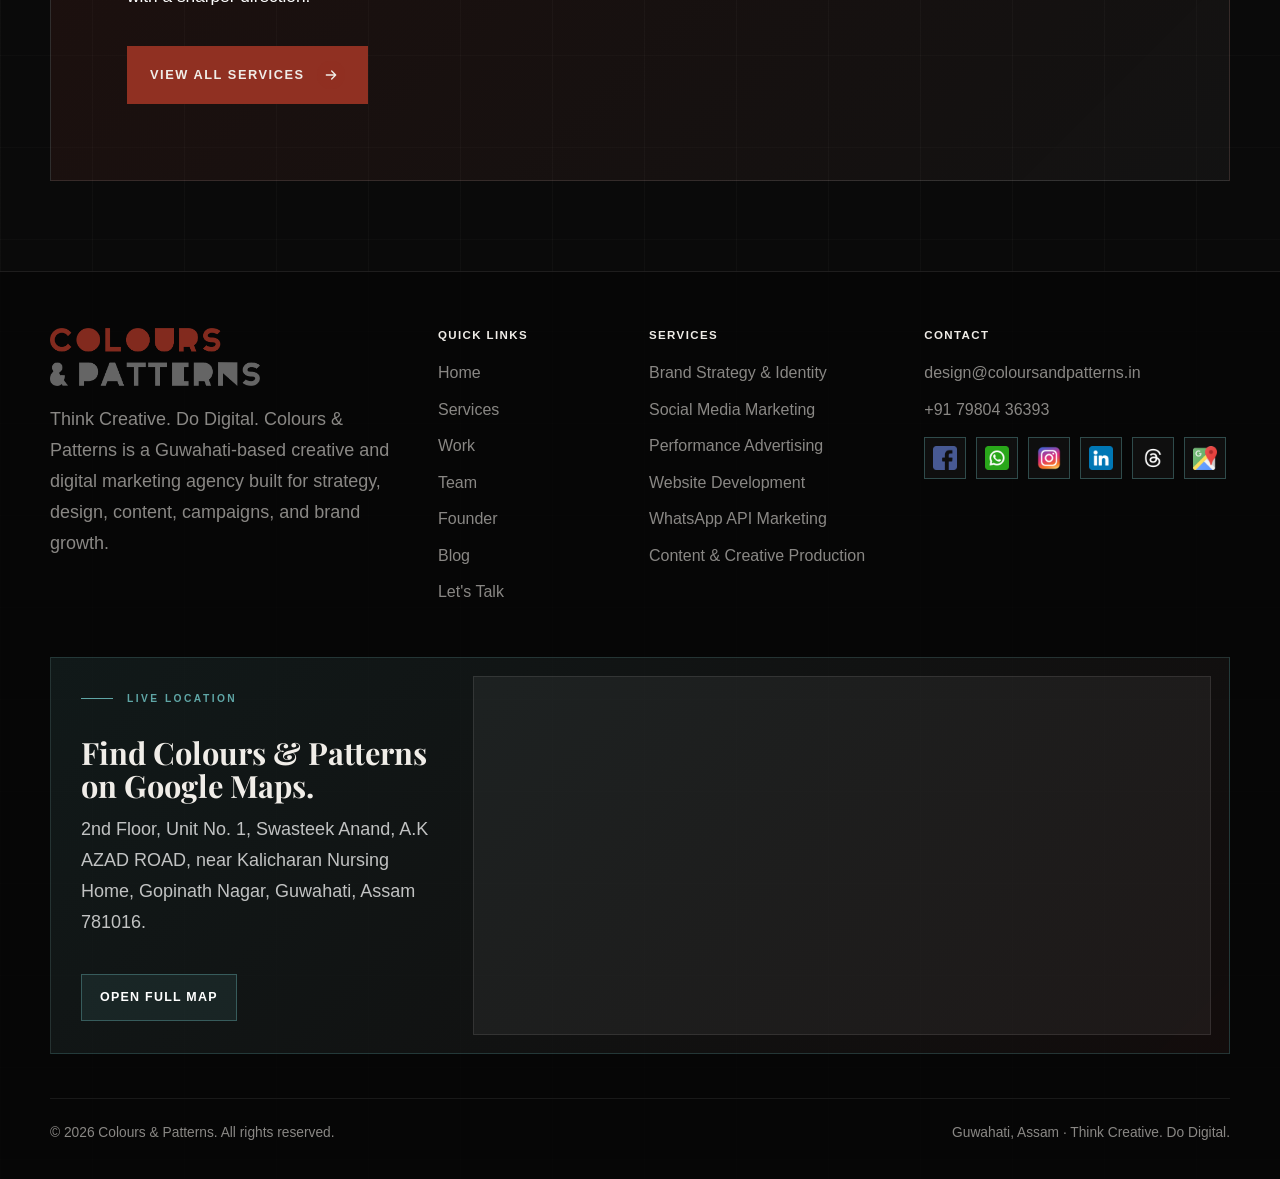
<file: lets-talk.html>
<!DOCTYPE html>
<html lang="en">
<head>
  <meta charset="UTF-8">
  <meta name="viewport" content="width=device-width, initial-scale=1.0">
  <title>Contact Us | Marketing Agency in Guwahati - Colours &amp; Patterns</title>
  <meta name="description" content="Talk to Colours & Patterns. Headquartered in Guwahati, Assam and serving brands across Northeast India. Email design@coloursandpatterns.in.">
  <meta name="theme-color" content="#0a0a0a">
  <meta property="og:title" content="Contact Colours &amp; Patterns">
  <meta property="og:description" content="Start a project conversation for branding, social media, websites, ads, WhatsApp marketing, or creative production.">
  <meta property="og:type" content="website">
  <link rel="preload" as="image" href="website/logo.png">
  <link rel="preconnect" href="https://fonts.googleapis.com">
  <link rel="preconnect" href="https://fonts.gstatic.com" crossorigin>
  <link href="https://fonts.googleapis.com/css2?family=Playfair+Display:ital,wght@0,500;0,600;0,700;0,800;0,900;1,400;1,500;1,700&display=swap" rel="stylesheet">
  <link rel="stylesheet" href="site-assets/styles.css">
  <noscript><style>.site-loader{display:none}</style></noscript>
</head>
<body data-page="talk">
  <div class="scroll-progress" data-scroll-progress aria-hidden="true"></div>
  <a class="skip-link" href="#main">Skip to content</a>
  <div class="site-loader" data-site-loader role="status" aria-live="polite" aria-label="Loading Colours & Patterns">
    <div class="loader-inner">
      <img class="loader-logo" src="website/logo.png" alt="Colours & Patterns">
      <div class="loader-line" aria-hidden="true"><span class="loader-line-fill"></span></div>
      <div class="loader-foot">
        <span class="loader-count"><span data-loader-count>0</span><i>%</i></span>
        <span class="loader-tag">Think Creative. Do Digital.</span>
      </div>
    </div>
  </div>
  <div class="cursor-dot" aria-hidden="true"></div>
  <div class="cursor-ring" aria-hidden="true"></div>

  <header class="site-header" data-header>
    <div class="nav-wrap">
      <a class="brand" href="index.html" aria-label="Colours & Patterns home">
        <img class="brand-logo" src="website/logo.png" alt="Colours & Patterns">
      </a>
      <nav class="nav-links" aria-label="Primary navigation">
        <a href="index.html">Home</a>
        <div class="nav-dropdown" data-services-dropdown>
          <button class="nav-dropdown-toggle" type="button" aria-expanded="false" aria-controls="services-menu" data-services-toggle>
            <span>Services</span><span class="nav-chevron" aria-hidden="true"></span>
          </button>
          <div class="nav-dropdown-menu" id="services-menu" role="menu" aria-label="Service pages">
            <a href="services.html" role="menuitem">All Services</a>
            <a href="social-media-marketing.html" role="menuitem">Social Media Marketing</a>
            <a href="performance-marketing.html" role="menuitem">Performance Marketing</a>
            <a href="branding-and-creative-design.html" role="menuitem">Branding &amp; Creative Design</a>
            <a href="website-and-digital-presence.html" role="menuitem">Website &amp; Digital Presence</a>
            <a href="video-and-reel-production.html" role="menuitem">Video &amp; Reel Production</a>
            <a href="marketing-strategy.html" role="menuitem">Marketing Strategy</a>
            <a href="wedding-design.html" role="menuitem">Wedding Design</a>
          </div>
        </div>
        <a href="results.html">Work</a>
        <a href="team.html">Team</a>
        <a href="founder.html">Founder</a>
        <a href="blog.html">Blog</a>
        <a class="is-active" href="lets-talk.html">Let's Talk</a>
      </nav>
      <div class="nav-actions">
        <a class="btn nav-cta primary" href="lets-talk.html"><span>Start a Project</span><span class="btn-icon" aria-hidden="true"><svg viewBox="0 0 24 24"><path d="M5 12h14M13 6l6 6-6 6" fill="none" stroke="currentColor" stroke-width="2" stroke-linecap="round" stroke-linejoin="round"/></svg></span></a>
        <button class="menu-toggle" type="button" aria-label="Open menu" aria-expanded="false" data-menu-toggle>
          <span></span><span></span><span></span>
        </button>
      </div>
    </div>
  </header>

  <main id="main">
    <section class="hero compact-hero contact-hero" aria-labelledby="page-title">
      <div class="container contact-grid">
        <div class="reveal">
          <p class="eyebrow">Contact us</p>
          <h1 id="page-title">Let's talk about your next <em>big move</em>.</h1>
          <p class="lead">Whether you are launching a brand, scaling a business, or trying to make marketing finally measurable, send the details and the team will respond within one business day.</p>
          <div class="contact-list">
            <a class="contact-link" href="mailto:design@coloursandpatterns.in"><span>E</span><span><strong>Email</strong>design@coloursandpatterns.in</span></a>
            <a class="contact-link" href="tel:+917980436393"><span>P</span><span><strong>Phone</strong>+91 79804 36393</span></a>
            <a class="contact-link" href="https://wa.me/917980436393?text=Hi%20Colours%20%26%20Patterns%2C%20I%20want%20to%20discuss%20a%20project%20and%20explore%20how%20we%20can%20work%20together." target="_blank" rel="noopener"><span>W</span><span><strong>WhatsApp</strong>Message the studio</span></a>
          </div>
          <div class="contact-note">
            <h2>Studio details</h2>
            <a class="contact-map-link" href="https://www.google.com/maps/place/Colours+and+Patterns/@26.1625644,91.7429782,15.75z/data=!4m6!3m5!1s0x375a5bb6634c8951:0xe9c1a46cdf760750!8m2!3d26.1623664!4d91.7445813!16s%2Fg%2F11h25ltyyt!18m1!1e1?entry=ttu&amp;g_ep=EgoyMDI2MDUyMC4wIKXMDSoASAFQAw%3D%3D" target="_blank" rel="noopener">
              <strong>Open in Google Maps</strong>
              <span>2nd Floor, Unit No. 1, Swasteek Anand<br>A.K AZAD ROAD, Near Kalicharan Nursing Home<br>Gopinath Nagar, Guwahati, Kamrup Metropolitan<br>Assam 781016</span>
            </a>
            <p>Monday to Friday, 10 AM-6 PM IST</p>
            <p>Saturday, half-day</p>
          </div>
        </div>
        <div class="reveal">
          <form class="contact-form enhanced-contact-form" data-contact-form data-apps-script-url="https://script.google.com/macros/s/AKfycbw4v20vrB-JNLP7u66reKZCvGopea4Cvd3a25ya0l38L8b7GvzmvYn8zEIANebuF-Gp9Q/exec">
            <input type="hidden" name="sourcePage" value="Lets Talk Page">
            <div class="form-grid">
              <div class="field"><label for="name">Full Name *</label><input id="name" name="name" type="text" autocomplete="name" required></div>
              <div class="field"><label for="company">Business / Company *</label><input id="company" name="company" type="text" autocomplete="organization" required></div>
              <div class="field"><label for="email">Email Address *</label><input id="email" name="email" type="email" autocomplete="email" required></div>
              <div class="field"><label for="phone">Phone / WhatsApp *</label><input id="phone" name="phone" type="tel" autocomplete="tel" required></div>
              <div class="field"><label for="city">City / Location *</label><input id="city" name="city" type="text" autocomplete="address-level2" placeholder="Type your city or location" required></div>
              <div class="field"><label for="industry">Industry *</label><select id="industry" name="industry" required><option value="" disabled selected>Select industry</option><option>Automobile</option><option>Real Estate</option><option>Hospitality</option><option>Retail</option><option>Healthcare</option><option>Education</option><option>MNC / Corporate</option><option>Other</option></select></div>
              <fieldset class="field full checkbox-field">
                <legend>Services of Interest</legend>
                <label><input type="checkbox" name="services" value="Brand Strategy & Identity"> <span>Brand Strategy &amp; Identity</span></label>
                <label><input type="checkbox" name="services" value="Social Media Marketing"> <span>Social Media Marketing</span></label>
                <label><input type="checkbox" name="services" value="Performance Advertising"> <span>Performance Advertising</span></label>
                <label><input type="checkbox" name="services" value="Website Development"> <span>Website Development</span></label>
                <label><input type="checkbox" name="services" value="WhatsApp API Marketing"> <span>WhatsApp API Marketing</span></label>
                <label><input type="checkbox" name="services" value="Wedding Designs"> <span>Wedding Designs</span></label>
              </fieldset>
              <div class="field full"><label for="message">Brief about your project</label><textarea id="message" name="message" placeholder="Tell us what you want to build, launch, fix, or improve."></textarea></div>
              <div class="field full"><label for="referral">How did you hear about us?</label><select id="referral" name="referral"><option value="" selected>Select one</option><option>Google Search</option><option>Instagram</option><option>LinkedIn</option><option>Referral</option><option>Existing Client</option><option>Event / Network</option><option>Other</option></select></div>
            </div>
            <div class="hero-actions">
              <a class="btn secondary" href="https://wa.me/917980436393?text=Hi%20Colours%20%26%20Patterns%2C%20I%20want%20to%20discuss%20a%20project%20and%20explore%20how%20we%20can%20work%20together." target="_blank" rel="noopener"><span>WhatsApp Us</span><span class="btn-icon" aria-hidden="true"><svg viewBox="0 0 24 24"><path d="M5 12h14M13 6l6 6-6 6" fill="none" stroke="currentColor" stroke-width="2" stroke-linecap="round" stroke-linejoin="round"/></svg></span></a>
              <button class="btn primary" type="submit"><span>Send Inquiry</span><span class="btn-icon" aria-hidden="true"><svg viewBox="0 0 24 24"><path d="M5 12h14M13 6l6 6-6 6" fill="none" stroke="currentColor" stroke-width="2" stroke-linecap="round" stroke-linejoin="round"/></svg></span></button>
            </div>
            <p class="form-status" role="status" aria-live="polite"></p>
          </form>
        </div>
      </div>
    </section>

    <section class="section tight">
      <div class="container">
        <div class="cta-band reveal">
          <p class="section-kicker">Not sure where to start?</p>
          <h2>Explore the full <em>service map</em> first.</h2>
          <p class="section-lede">Every service has a clear role in the brand system. Browse the service page, then send the inquiry with a sharper direction.</p>
          <div class="cta-actions"><a class="btn primary" href="services.html"><span>View All Services</span><span class="btn-icon" aria-hidden="true"><svg viewBox="0 0 24 24"><path d="M5 12h14M13 6l6 6-6 6" fill="none" stroke="currentColor" stroke-width="2" stroke-linecap="round" stroke-linejoin="round"/></svg></span></a></div>
        </div>
      </div>
    </section>
  </main>

  <footer class="site-footer">
    <div class="container">
      <div class="footer-grid">
        <div>
          <img class="footer-logo" src="website/logo.png" alt="Colours & Patterns">
          <p>Think Creative. Do Digital. Colours &amp; Patterns is a Guwahati-based creative and digital marketing agency built for strategy, design, content, campaigns, and brand growth.</p>
        </div>
        <div>
          <h3>Quick links</h3>
          <a href="index.html">Home</a>
          <a href="services.html">Services</a>
          <a href="results.html">Work</a>
          <a href="team.html">Team</a>
          <a href="founder.html">Founder</a>
          <a href="blog.html">Blog</a>
          <a href="lets-talk.html">Let's Talk</a>
        </div>
        <div>
          <h3>Services</h3>
          <a href="branding-and-creative-design.html">Brand Strategy &amp; Identity</a>
          <a href="social-media-marketing.html">Social Media Marketing</a>
          <a href="performance-marketing.html">Performance Advertising</a>
          <a href="website-and-digital-presence.html">Website Development</a>
          <a href="marketing-strategy.html">WhatsApp API Marketing</a>
          <a href="video-and-reel-production.html">Content &amp; Creative Production</a>
        </div>
        <div>
          <h3>Contact</h3>
          <a href="mailto:design@coloursandpatterns.in">design@coloursandpatterns.in</a>
          <a href="tel:+917980436393">+91 79804 36393</a>
          <div class="social-logo-links" aria-label="Social and location links">
            <a class="social-logo-link" href="https://www.facebook.com/coloursandpatterns/" target="_blank" rel="noopener" aria-label="Facebook"><img class="social-logo" src="site-assets/social-icons/facebook.png" alt="" width="24" height="24" loading="lazy"><span>Facebook</span></a>
            <a class="social-logo-link" href="https://wa.me/917980436393?text=Hi%20Colours%20%26%20Patterns%2C%20I%20want%20to%20discuss%20a%20project%20and%20explore%20how%20we%20can%20work%20together." target="_blank" rel="noopener" aria-label="WhatsApp"><img class="social-logo" src="site-assets/social-icons/whatsapp.png" alt="" width="24" height="24" loading="lazy"><span>WhatsApp</span></a>
            <a class="social-logo-link" href="https://www.instagram.com/coloursandpatterns_/" target="_blank" rel="noopener" aria-label="Instagram"><img class="social-logo" src="site-assets/social-icons/instagram.png" alt="" width="24" height="24" loading="lazy"><span>Insta</span></a>
            <a class="social-logo-link" href="https://www.linkedin.com/company/coloursandpatternsghy/" target="_blank" rel="noopener" aria-label="LinkedIn"><img class="social-logo" src="site-assets/social-icons/linkedin.png" alt="" width="24" height="24" loading="lazy"><span>LinkedIn</span></a>
            <a class="social-logo-link" href="https://www.threads.com/@coloursandpatterns_" target="_blank" rel="noopener" aria-label="Threads"><img class="social-logo" src="site-assets/social-icons/threads-square.png" alt="" width="24" height="24" loading="lazy"><span>Threads</span></a>
            <a class="social-logo-link" href="https://www.google.com/maps/place/Colours+and+Patterns/@26.1625644,91.7429782,15.75z/data=!4m6!3m5!1s0x375a5bb6634c8951:0xe9c1a46cdf760750!8m2!3d26.1623664!4d91.7445813!16s%2Fg%2F11h25ltyyt!18m1!1e1?entry=ttu&amp;g_ep=EgoyMDI2MDUyMC4wIKXMDSoASAFQAw%3D%3D" target="_blank" rel="noopener" aria-label="Google Maps"><img class="social-logo" src="site-assets/social-icons/google-maps.png" alt="" width="24" height="24" loading="lazy"><span>Google Maps</span></a>
          </div>
        </div>
      </div>
      <div class="footer-live-map" aria-label="Live Google Maps location for Colours and Patterns">
        <div class="footer-map-copy">
          <span class="eyebrow">Live location</span>
          <h3>Find Colours &amp; Patterns on Google Maps.</h3>
          <p>2nd Floor, Unit No. 1, Swasteek Anand, A.K AZAD ROAD, near Kalicharan Nursing Home, Gopinath Nagar, Guwahati, Assam 781016.</p>
          <a class="footer-map-link" href="https://www.google.com/maps/place/Colours+and+Patterns/@26.1625644,91.7429782,15.75z/data=!4m6!3m5!1s0x375a5bb6634c8951:0xe9c1a46cdf760750!8m2!3d26.1623664!4d91.7445813!16s%2Fg%2F11h25ltyyt!18m1!1e1?entry=ttu&amp;g_ep=EgoyMDI2MDUyMC4wIKXMDSoASAFQAw%3D%3D" target="_blank" rel="noopener">Open full map</a>
        </div>
        <div class="footer-map-frame">
          <iframe title="Live Google Map for Colours and Patterns in Guwahati" src="https://maps.google.com/maps?width=100%25&amp;height=380&amp;hl=en&amp;q=26.1623664%2C91.7445813&amp;t=&amp;z=17&amp;ie=UTF8&amp;iwloc=B&amp;output=embed" loading="lazy" referrerpolicy="no-referrer-when-downgrade" allowfullscreen></iframe>
        </div>
      </div>
      <div class="footer-bottom">
        <span>&copy; <span data-year></span> Colours &amp; Patterns. All rights reserved.</span>
        <span>Guwahati, Assam &middot; Think Creative. Do Digital.</span>
      </div>
    </div>
  </footer>
  <script type="application/ld+json">
  {
    "@context": "https://schema.org",
    "@type": "ContactPage",
    "name": "Contact Colours & Patterns",
    "url": "https://www.coloursandpatterns.in/lets-talk.html",
    "about": {
      "@type": "LocalBusiness",
      "name": "Colours & Patterns",
      "address": {
        "@type": "PostalAddress",
        "streetAddress": "2nd Floor, Unit No. 1, Swasteek Anand, A.K AZAD ROAD, Near Kalicharan Nursing Home, Gopinath Nagar",
        "addressLocality": "Guwahati",
        "addressRegion": "Assam",
        "postalCode": "781016",
        "addressCountry": "IN"
      },
      "email": "design@coloursandpatterns.in",
      "telephone": "+91 79804 36393",
      "hasMap": "https://www.google.com/maps/place/Colours+and+Patterns/@26.1625644,91.7429782,15.75z/data=!4m6!3m5!1s0x375a5bb6634c8951:0xe9c1a46cdf760750!8m2!3d26.1623664!4d91.7445813!16s%2Fg%2F11h25ltyyt!18m1!1e1?entry=ttu&g_ep=EgoyMDI2MDUyMC4wIKXMDSoASAFQAw%3D%3D"
    }
  }
  </script>
  <button class="wa-trigger" data-wa-trigger aria-label="Chat on WhatsApp" aria-expanded="false">
    <img src="site-assets/social-icons/whatsapp.png" alt="" width="26" height="26" loading="lazy">
    <span class="wa-trigger-badge" aria-hidden="true">1</span>
  </button>
  <div class="wa-card-wrap" data-wa-wrap aria-hidden="true">
    <div class="wa-card">
      <div class="wa-card-header">
        <div class="wa-avatar">
          <img src="site-assets/social-icons/whatsapp.png" alt="" width="22" height="22" loading="lazy">
        </div>
        <div class="wa-card-meta">
          <strong>Colours &amp; Patterns</strong>
          <span class="wa-status"><span class="wa-status-dot" aria-hidden="true"></span>Online</span>
        </div>
        <button class="wa-close" data-wa-close aria-label="Close chat"><svg viewBox="0 0 24 24" fill="none"><path d="M18 6L6 18M6 6l12 12" stroke="currentColor" stroke-width="2" stroke-linecap="round"/></svg></button>
      </div>
      <div class="wa-card-body">
        <div class="wa-bubble">
          <p>Hi there! &#x1F44B;</p>
          <span class="wa-time">Just now</span>
        </div>
        <div class="wa-bubble wa-bubble--delay">
          <p>Ready to discuss your next project? We&#x2019;d love to hear from you!</p>
          <span class="wa-time">Just now</span>
        </div>
      </div>
      <a class="wa-card-cta" href="https://wa.me/917980436393?text=Hi%20Colours%20%26%20Patterns%2C%20I%20want%20to%20discuss%20a%20project%20and%20explore%20how%20we%20can%20work%20together." target="_blank" rel="noopener">
        <svg viewBox="0 0 24 24" fill="currentColor"><path d="M.057 24l1.687-6.163c-1.041-1.804-1.588-3.849-1.587-5.946.003-6.556 5.338-11.891 11.893-11.891 3.181.001 6.167 1.24 8.413 3.488 2.245 2.248 3.481 5.236 3.48 8.414-.003 6.557-5.338 11.892-11.893 11.892-1.99-.001-3.951-.5-5.688-1.448l-6.305 1.654zm6.597-3.807c1.676.995 3.276 1.591 5.392 1.592 5.448 0 9.886-4.434 9.889-9.885.002-5.462-4.415-9.89-9.881-9.892-5.452 0-9.887 4.434-9.889 9.884-.001 2.225.651 3.891 1.746 5.634l-.999 3.648 3.742-.981zm11.387-5.464c-.074-.124-.272-.198-.57-.347-.297-.149-1.758-.868-2.031-.967-.272-.099-.47-.149-.669.149-.198.297-.768.967-.941 1.165-.173.198-.347.223-.644.074-.297-.149-1.255-.462-2.39-1.475-.883-.788-1.48-1.761-1.653-2.059-.173-.297-.018-.458.13-.606.134-.133.297-.347.446-.521.151-.172.2-.296.3-.495.099-.198.05-.372-.025-.521-.075-.148-.669-1.611-.916-2.206-.242-.579-.487-.501-.669-.51l-.57-.01c-.198 0-.52.074-.792.372s-1.04 1.016-1.04 2.479 1.065 2.876 1.213 3.074c.149.198 2.095 3.2 5.076 4.487.709.306 1.263.489 1.694.626.712.226 1.36.194 1.872.118.571-.085 1.758-.719 2.006-1.413.248-.695.248-1.29.173-1.414z"/></svg>
        <span>Start WhatsApp chat</span>
      </a>
    </div>
    <div class="wa-backdrop" data-wa-backdrop></div>
  </div>
  <script src="site-assets/app.js"></script>
</body>
</html>
</file>
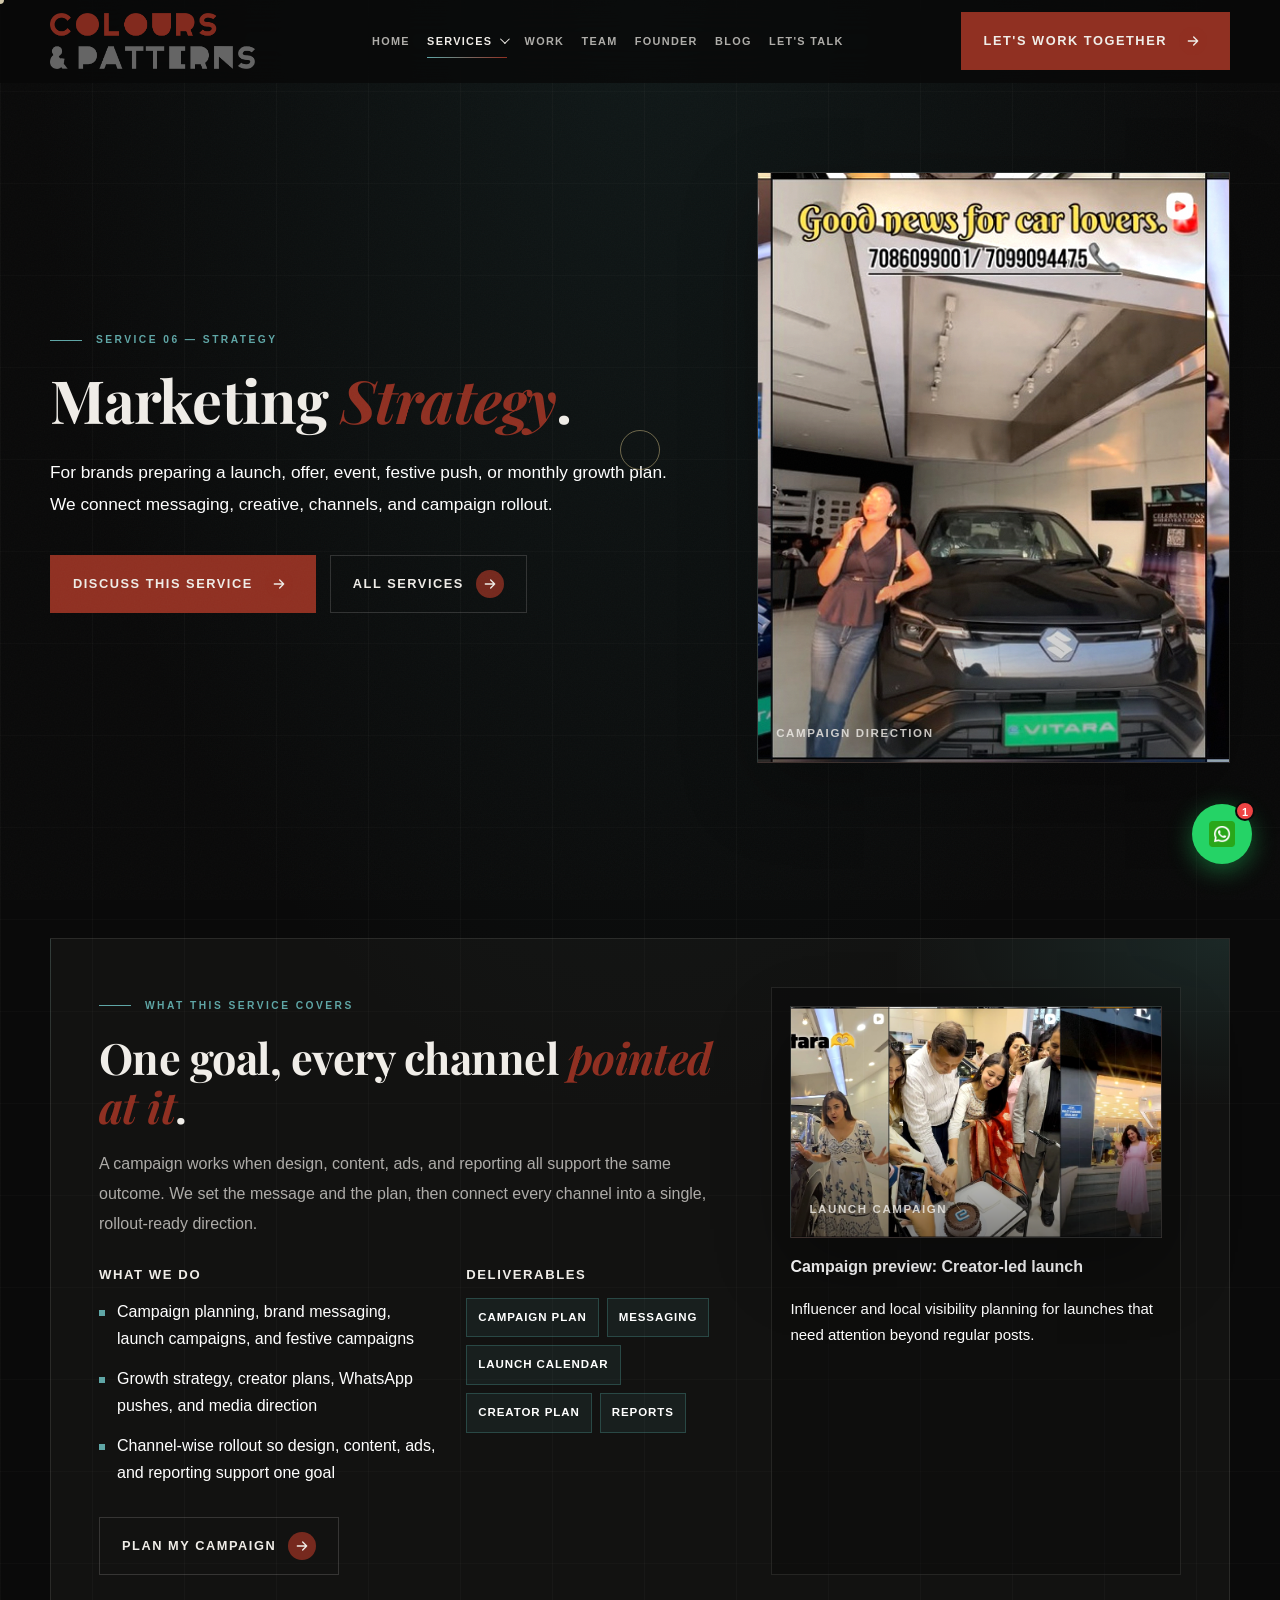
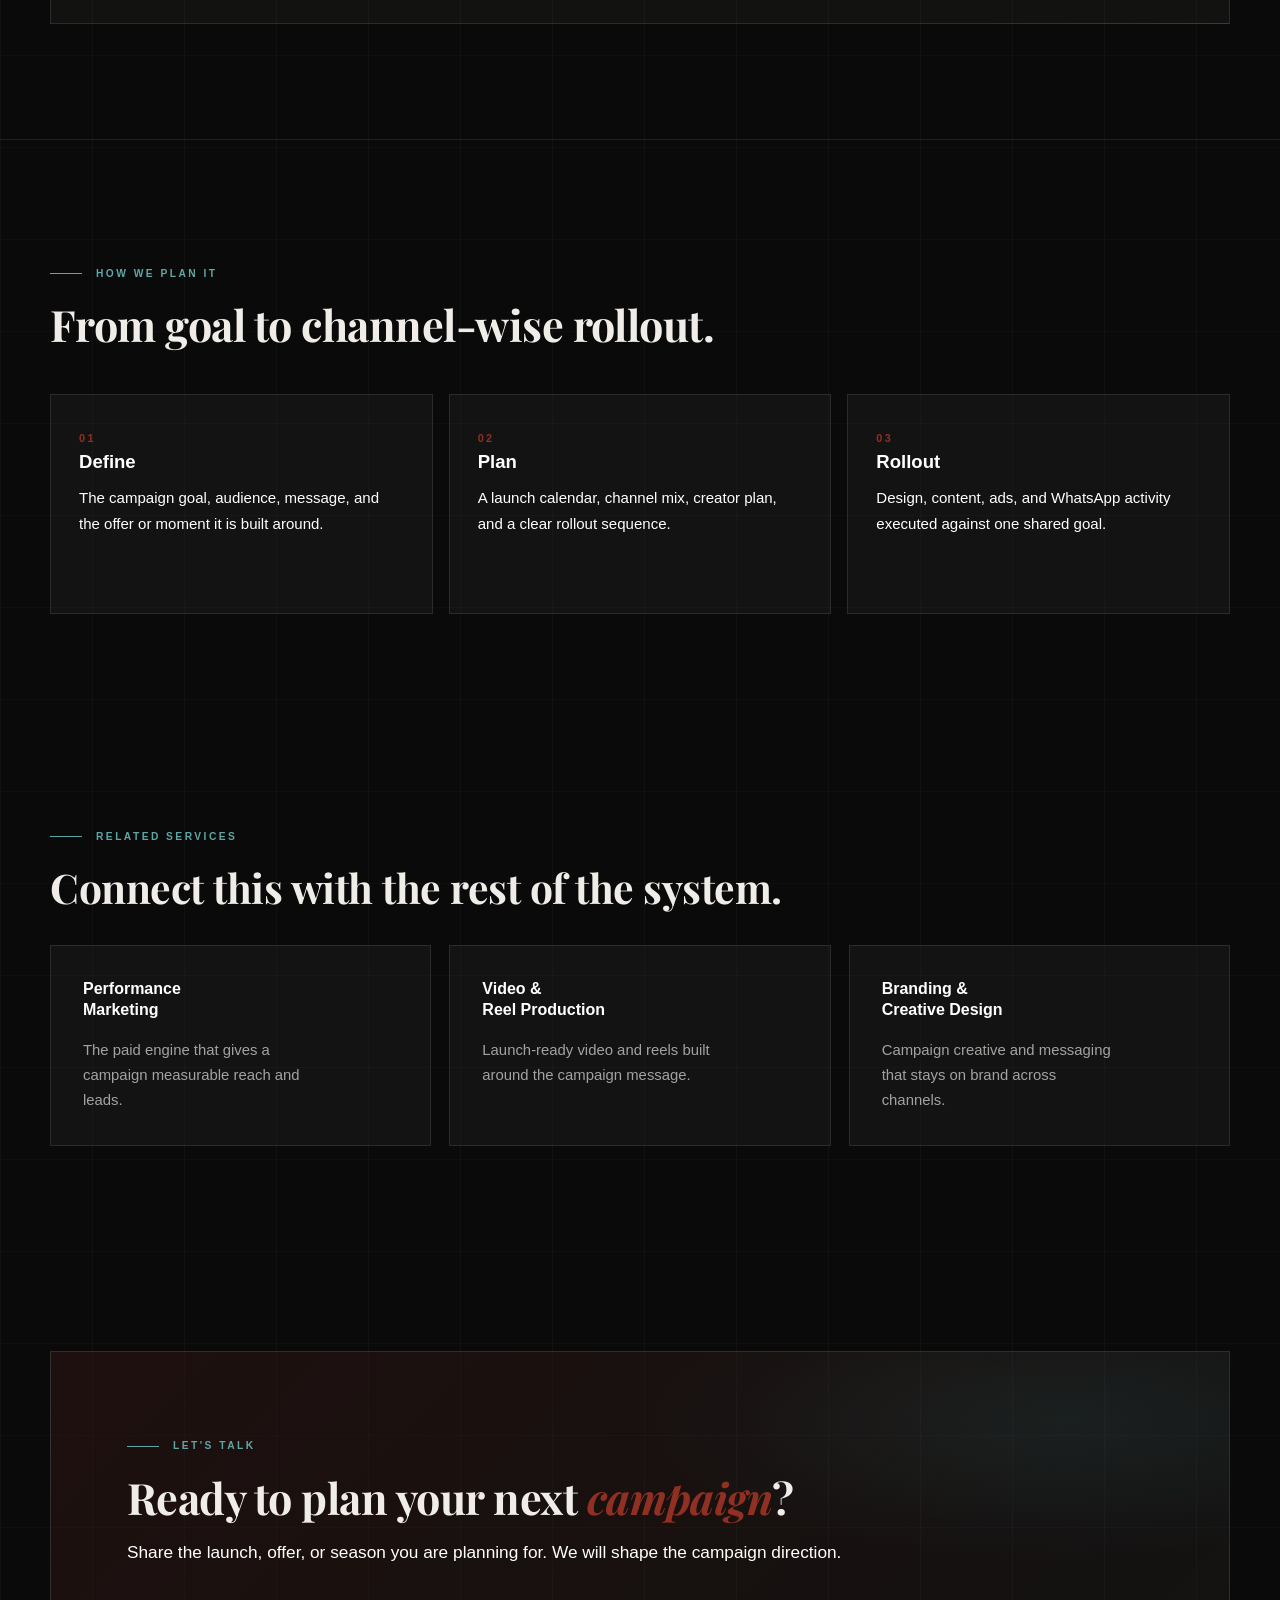
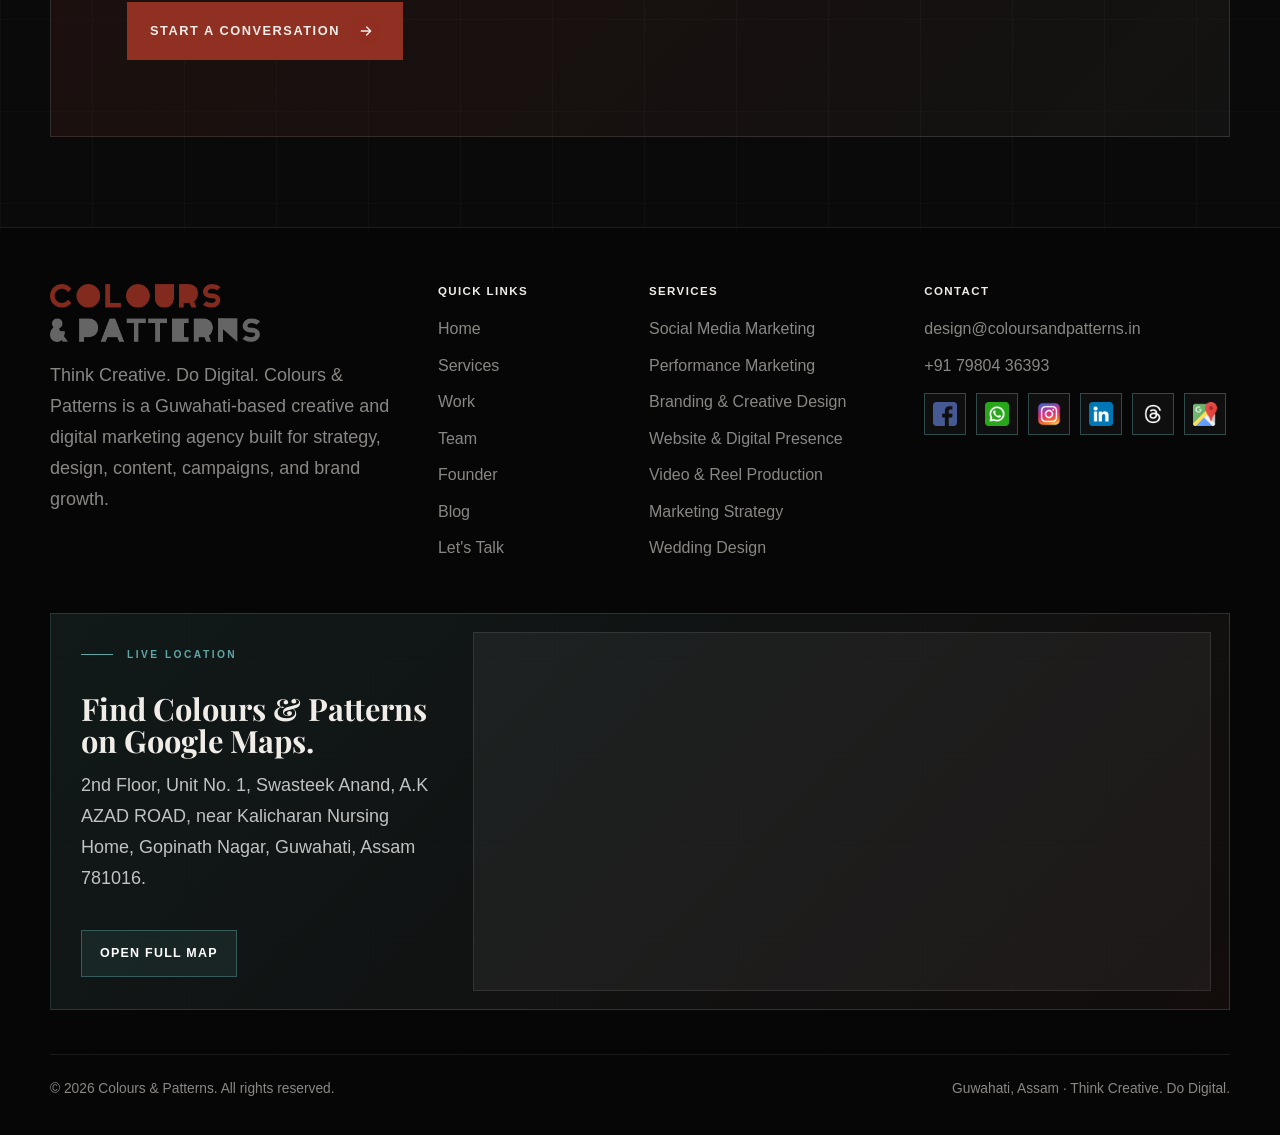
<file: marketing-strategy.html>
<!DOCTYPE html>
<html lang="en">
<head>
  <meta charset="UTF-8">
  <meta name="viewport" content="width=device-width, initial-scale=1.0">
  <title>Marketing Strategy | Colours & Patterns</title>
  <meta name="description" content="Marketing strategy and campaigns by Colours & Patterns — launch campaigns, festive campaigns, brand messaging, growth planning, and channel-wise campaign direction.">
  <meta name="theme-color" content="#0a0a0a">
  <link rel="preload" as="image" href="website/logo.png">
  <link rel="preconnect" href="https://fonts.googleapis.com">
  <link rel="preconnect" href="https://fonts.gstatic.com" crossorigin>
  <link href="https://fonts.googleapis.com/css2?family=Playfair+Display:ital,wght@0,500;0,600;0,700;0,800;0,900;1,400;1,500;1,700&display=swap" rel="stylesheet">
  <link rel="stylesheet" href="site-assets/styles.css">
  <noscript><style>.site-loader{display:none}</style></noscript>
</head>
<body data-page="services">
  <div class="scroll-progress" data-scroll-progress aria-hidden="true"></div>
  <a class="skip-link" href="#main">Skip to content</a>
  <div class="site-loader" data-site-loader role="status" aria-live="polite" aria-label="Loading Colours & Patterns">
    <div class="loader-inner">
      <img class="loader-logo" src="website/logo.png" alt="Colours & Patterns">
      <div class="loader-line" aria-hidden="true"><span class="loader-line-fill"></span></div>
      <div class="loader-foot">
        <span class="loader-count"><span data-loader-count>0</span><i>%</i></span>
        <span class="loader-tag">Think Creative. Do Digital.</span>
      </div>
    </div>
  </div>
  <div class="cursor-dot" aria-hidden="true"></div>
  <div class="cursor-ring" aria-hidden="true"></div>

  <header class="site-header" data-header>
    <div class="nav-wrap">
      <a class="brand" href="index.html" aria-label="Colours & Patterns home">
        <img class="brand-logo" src="website/logo.png" alt="Colours & Patterns">
      </a>
      <nav class="nav-links" aria-label="Primary navigation">
        <a href="index.html">Home</a>
        <div class="nav-dropdown" data-services-dropdown>
          <button class="nav-dropdown-toggle is-active" type="button" aria-expanded="false" aria-controls="services-menu" data-services-toggle>
            <span>Services</span><span class="nav-chevron" aria-hidden="true"></span>
          </button>
          <div class="nav-dropdown-menu" id="services-menu" role="menu" aria-label="Service pages">
            <a href="services.html" role="menuitem">All Services</a>
            <a href="social-media-marketing.html" role="menuitem">Social Media Marketing</a>
            <a href="performance-marketing.html" role="menuitem">Performance Marketing</a>
            <a href="branding-and-creative-design.html" role="menuitem">Branding &amp; Creative Design</a>
            <a href="website-and-digital-presence.html" role="menuitem">Website &amp; Digital Presence</a>
            <a href="video-and-reel-production.html" role="menuitem">Video &amp; Reel Production</a>
            <a class="is-active" href="marketing-strategy.html" role="menuitem">Marketing Strategy</a>
            <a href="wedding-design.html" role="menuitem">Wedding Design</a>
          </div>
        </div>
        <a href="results.html">Work</a>
        <a href="team.html">Team</a>
        <a href="founder.html">Founder</a>
        <a href="blog.html">Blog</a>
        <a href="lets-talk.html">Let's Talk</a>
      </nav>
      <div class="nav-actions">
        <a class="btn nav-cta primary" href="lets-talk.html"><span>Let's Work Together</span><span class="btn-icon" aria-hidden="true"><svg viewBox="0 0 24 24"><path d="M5 12h14M13 6l6 6-6 6" fill="none" stroke="currentColor" stroke-width="2" stroke-linecap="round" stroke-linejoin="round"/></svg></span></a>
        <button class="menu-toggle" type="button" aria-label="Open menu" aria-expanded="false" data-menu-toggle>
          <span></span><span></span><span></span>
        </button>
      </div>
    </div>
  </header>

  <main id="main">
    <section class="hero compact-hero" aria-labelledby="page-title">
      <div class="container hero-grid">
        <div class="reveal">
          <p class="eyebrow">Service 06 — Strategy</p>
          <h1 id="page-title">Marketing <em>Strategy</em>.</h1>
          <p class="lead">For brands preparing a launch, offer, event, festive push, or monthly growth plan. We connect messaging, creative, channels, and campaign rollout.</p>
          <div class="hero-actions">
            <a class="btn primary" href="lets-talk.html"><span>Discuss This Service</span><span class="btn-icon" aria-hidden="true"><svg viewBox="0 0 24 24"><path d="M5 12h14M13 6l6 6-6 6" fill="none" stroke="currentColor" stroke-width="2" stroke-linecap="round" stroke-linejoin="round"/></svg></span></a>
            <a class="btn secondary" href="services.html"><span>All Services</span><span class="btn-icon" aria-hidden="true"><svg viewBox="0 0 24 24"><path d="M5 12h14M13 6l6 6-6 6" fill="none" stroke="currentColor" stroke-width="2" stroke-linecap="round" stroke-linejoin="round"/></svg></span></a>
          </div>
        </div>
        <div class="reveal">
          <figure class="image-frame hero-visual">
            <img src="site-assets/pdf-images/pdf-jpeg-049.jpg" alt="Marketing strategy and campaign work by Colours and Patterns" loading="eager">
            <figcaption>Campaign Direction</figcaption>
          </figure>
        </div>
      </div>
    </section>

    <section class="section service-stack" aria-labelledby="detail-title">
      <div class="container">
        <article class="service-detail reveal">
          <div class="service-detail-grid">
            <div class="service-copy">
              <p class="section-kicker">What this service covers</p>
              <h2 id="detail-title">One goal, every channel <em>pointed at it</em>.</h2>
              <p>A campaign works when design, content, ads, and reporting all support the same outcome. We set the message and the plan, then connect every channel into a single, rollout-ready direction.</p>
              <div class="service-columns">
                <div><h3>What we do</h3><ul class="deliverable-list"><li>Campaign planning, brand messaging, launch campaigns, and festive campaigns</li><li>Growth strategy, creator plans, WhatsApp pushes, and media direction</li><li>Channel-wise rollout so design, content, ads, and reporting support one goal</li></ul></div>
                <div><h3>Deliverables</h3><ul class="pill-list"><li>Campaign plan</li><li>Messaging</li><li>Launch calendar</li><li>Creator plan</li><li>Reports</li></ul></div>
              </div>
              <a class="btn secondary" href="lets-talk.html"><span>Plan My Campaign</span><span class="btn-icon" aria-hidden="true"><svg viewBox="0 0 24 24"><path d="M5 12h14M13 6l6 6-6 6" fill="none" stroke="currentColor" stroke-width="2" stroke-linecap="round" stroke-linejoin="round"/></svg></span></a>
            </div>
            <aside class="case-preview">
              <figure class="image-frame ratio-wide"><img src="site-assets/pdf-images/pdf-jpeg-050.jpg" alt="Creator-led launch campaign preview" loading="lazy"><figcaption>Launch Campaign</figcaption></figure>
              <h3>Campaign preview: Creator-led launch</h3>
              <p>Influencer and local visibility planning for launches that need attention beyond regular posts.</p>
            </aside>
          </div>
        </article>
      </div>
    </section>

    <section class="section section-divider" aria-labelledby="approach-title">
      <div class="container">
        <div class="section-head reveal">
          <p class="section-kicker">How we plan it</p>
          <h2 class="section-title" id="approach-title">From goal to channel-wise rollout.</h2>
        </div>
        <div class="step-grid">
          <article class="process-card reveal"><span class="number">01</span><h3>Define</h3><p>The campaign goal, audience, message, and the offer or moment it is built around.</p></article>
          <article class="process-card reveal"><span class="number">02</span><h3>Plan</h3><p>A launch calendar, channel mix, creator plan, and a clear rollout sequence.</p></article>
          <article class="process-card reveal"><span class="number">03</span><h3>Rollout</h3><p>Design, content, ads, and WhatsApp activity executed against one shared goal.</p></article>
        </div>
      </div>
    </section>

    <section class="section related-services-section" aria-labelledby="related-title">
      <div class="container">
        <div class="section-head reveal">
          <p class="section-kicker">Related services</p>
          <h2 class="section-title" id="related-title">Connect this with the rest of the system.</h2>
        </div>
        <div class="link-grid">
          <a class="link-card reveal" href="performance-marketing.html"><h3>Performance Marketing</h3><p>The paid engine that gives a campaign measurable reach and leads.</p></a>
          <a class="link-card reveal" href="video-and-reel-production.html"><h3>Video &amp; Reel Production</h3><p>Launch-ready video and reels built around the campaign message.</p></a>
          <a class="link-card reveal" href="branding-and-creative-design.html"><h3>Branding &amp; Creative Design</h3><p>Campaign creative and messaging that stays on brand across channels.</p></a>
        </div>
      </div>
    </section>

    <section class="section tight">
      <div class="container">
        <div class="cta-band reveal">
          <p class="section-kicker">Let's talk</p>
          <h2>Ready to plan your next <em>campaign</em>?</h2>
          <p class="section-lede">Share the launch, offer, or season you are planning for. We will shape the campaign direction.</p>
          <div class="cta-actions"><a class="btn primary" href="lets-talk.html"><span>Start a Conversation</span><span class="btn-icon" aria-hidden="true"><svg viewBox="0 0 24 24"><path d="M5 12h14M13 6l6 6-6 6" fill="none" stroke="currentColor" stroke-width="2" stroke-linecap="round" stroke-linejoin="round"/></svg></span></a></div>
        </div>
      </div>
    </section>
  </main>

  <footer class="site-footer">
    <div class="container">
      <div class="footer-grid">
        <div>
          <img class="footer-logo" src="website/logo.png" alt="Colours & Patterns">
          <p>Think Creative. Do Digital. Colours & Patterns is a Guwahati-based creative and digital marketing agency built for strategy, design, content, campaigns, and brand growth.</p>
        </div>
        <div>
          <h3>Quick links</h3>
          <a href="index.html">Home</a>
          <a href="services.html">Services</a>
          <a href="results.html">Work</a>
          <a href="team.html">Team</a>
          <a href="founder.html">Founder</a>
        <a href="blog.html">Blog</a>
        <a href="lets-talk.html">Let's Talk</a>
        </div>
        <div>
          <h3>Services</h3>
          <a href="social-media-marketing.html">Social Media Marketing</a>
          <a href="performance-marketing.html">Performance Marketing</a>
          <a href="branding-and-creative-design.html">Branding &amp; Creative Design</a>
          <a href="website-and-digital-presence.html">Website &amp; Digital Presence</a>
          <a href="video-and-reel-production.html">Video &amp; Reel Production</a>
          <a href="marketing-strategy.html">Marketing Strategy</a>
          <a href="wedding-design.html">Wedding Design</a>
        </div>
        <div>
          <h3>Contact</h3>
          <a href="mailto:design@coloursandpatterns.in">design@coloursandpatterns.in</a>
          <a href="tel:+917980436393">+91 79804 36393</a>
          <div class="social-logo-links" aria-label="Social and location links">
            <a class="social-logo-link" href="https://www.facebook.com/coloursandpatterns/" target="_blank" rel="noopener" aria-label="Facebook"><img class="social-logo" src="site-assets/social-icons/facebook.png" alt="" width="24" height="24" loading="lazy"><span>Facebook</span></a>
            <a class="social-logo-link" href="https://wa.me/917980436393?text=Hi%20Colours%20%26%20Patterns%2C%20I%20want%20to%20discuss%20a%20project%20and%20explore%20how%20we%20can%20work%20together." target="_blank" rel="noopener" aria-label="WhatsApp"><img class="social-logo" src="site-assets/social-icons/whatsapp.png" alt="" width="24" height="24" loading="lazy"><span>WhatsApp</span></a>
            <a class="social-logo-link" href="https://www.instagram.com/coloursandpatterns_/" target="_blank" rel="noopener" aria-label="Instagram"><img class="social-logo" src="site-assets/social-icons/instagram.png" alt="" width="24" height="24" loading="lazy"><span>Insta</span></a>
            <a class="social-logo-link" href="https://www.linkedin.com/company/coloursandpatternsghy/" target="_blank" rel="noopener" aria-label="LinkedIn"><img class="social-logo" src="site-assets/social-icons/linkedin.png" alt="" width="24" height="24" loading="lazy"><span>LinkedIn</span></a>
            <a class="social-logo-link" href="https://www.threads.com/@coloursandpatterns_" target="_blank" rel="noopener" aria-label="Threads"><img class="social-logo" src="site-assets/social-icons/threads-square.png" alt="" width="24" height="24" loading="lazy"><span>Threads</span></a>
            <a class="social-logo-link" href="https://www.google.com/maps/place/Colours+and+Patterns/@26.1625644,91.7429782,15.75z/data=!4m6!3m5!1s0x375a5bb6634c8951:0xe9c1a46cdf760750!8m2!3d26.1623664!4d91.7445813!16s%2Fg%2F11h25ltyyt!18m1!1e1?entry=ttu&amp;g_ep=EgoyMDI2MDUyMC4wIKXMDSoASAFQAw%3D%3D" target="_blank" rel="noopener" aria-label="Google Maps"><img class="social-logo" src="site-assets/social-icons/google-maps.png" alt="" width="24" height="24" loading="lazy"><span>Google Maps</span></a>
          </div>
        </div>
      </div>
      <div class="footer-live-map" aria-label="Live Google Maps location for Colours and Patterns">
        <div class="footer-map-copy">
          <span class="eyebrow">Live location</span>
          <h3>Find Colours &amp; Patterns on Google Maps.</h3>
          <p>2nd Floor, Unit No. 1, Swasteek Anand, A.K AZAD ROAD, near Kalicharan Nursing Home, Gopinath Nagar, Guwahati, Assam 781016.</p>
          <a class="footer-map-link" href="https://www.google.com/maps/place/Colours+and+Patterns/@26.1625644,91.7429782,15.75z/data=!4m6!3m5!1s0x375a5bb6634c8951:0xe9c1a46cdf760750!8m2!3d26.1623664!4d91.7445813!16s%2Fg%2F11h25ltyyt!18m1!1e1?entry=ttu&amp;g_ep=EgoyMDI2MDUyMC4wIKXMDSoASAFQAw%3D%3D" target="_blank" rel="noopener">Open full map</a>
        </div>
        <div class="footer-map-frame">
          <iframe title="Live Google Map for Colours and Patterns in Guwahati" src="https://maps.google.com/maps?width=100%25&amp;height=380&amp;hl=en&amp;q=26.1623664%2C91.7445813&amp;t=&amp;z=17&amp;ie=UTF8&amp;iwloc=B&amp;output=embed" loading="lazy" referrerpolicy="no-referrer-when-downgrade" allowfullscreen></iframe>
        </div>
      </div>
      <div class="footer-bottom">
        <span>&copy; <span data-year></span> Colours & Patterns. All rights reserved.</span>
        <span>Guwahati, Assam &middot; Think Creative. Do Digital.</span>
      </div>
    </div>
  </footer>
  <button class="wa-trigger" data-wa-trigger aria-label="Chat on WhatsApp" aria-expanded="false">
    <img src="site-assets/social-icons/whatsapp.png" alt="" width="26" height="26" loading="lazy">
    <span class="wa-trigger-badge" aria-hidden="true">1</span>
  </button>
  <div class="wa-card-wrap" data-wa-wrap aria-hidden="true">
    <div class="wa-card">
      <div class="wa-card-header">
        <div class="wa-avatar">
          <img src="site-assets/social-icons/whatsapp.png" alt="" width="22" height="22" loading="lazy">
        </div>
        <div class="wa-card-meta">
          <strong>Colours &amp; Patterns</strong>
          <span class="wa-status"><span class="wa-status-dot" aria-hidden="true"></span>Online</span>
        </div>
        <button class="wa-close" data-wa-close aria-label="Close chat"><svg viewBox="0 0 24 24" fill="none"><path d="M18 6L6 18M6 6l12 12" stroke="currentColor" stroke-width="2" stroke-linecap="round"/></svg></button>
      </div>
      <div class="wa-card-body">
        <div class="wa-bubble">
          <p>Hi there! &#x1F44B;</p>
          <span class="wa-time">Just now</span>
        </div>
        <div class="wa-bubble wa-bubble--delay">
          <p>Ready to discuss your next project? We&#x2019;d love to hear from you!</p>
          <span class="wa-time">Just now</span>
        </div>
      </div>
      <a class="wa-card-cta" href="https://wa.me/917980436393?text=Hi%20Colours%20%26%20Patterns%2C%20I%20want%20to%20discuss%20a%20project%20and%20explore%20how%20we%20can%20work%20together." target="_blank" rel="noopener">
        <svg viewBox="0 0 24 24" fill="currentColor"><path d="M.057 24l1.687-6.163c-1.041-1.804-1.588-3.849-1.587-5.946.003-6.556 5.338-11.891 11.893-11.891 3.181.001 6.167 1.24 8.413 3.488 2.245 2.248 3.481 5.236 3.48 8.414-.003 6.557-5.338 11.892-11.893 11.892-1.99-.001-3.951-.5-5.688-1.448l-6.305 1.654zm6.597-3.807c1.676.995 3.276 1.591 5.392 1.592 5.448 0 9.886-4.434 9.889-9.885.002-5.462-4.415-9.89-9.881-9.892-5.452 0-9.887 4.434-9.889 9.884-.001 2.225.651 3.891 1.746 5.634l-.999 3.648 3.742-.981zm11.387-5.464c-.074-.124-.272-.198-.57-.347-.297-.149-1.758-.868-2.031-.967-.272-.099-.47-.149-.669.149-.198.297-.768.967-.941 1.165-.173.198-.347.223-.644.074-.297-.149-1.255-.462-2.39-1.475-.883-.788-1.48-1.761-1.653-2.059-.173-.297-.018-.458.13-.606.134-.133.297-.347.446-.521.151-.172.2-.296.3-.495.099-.198.05-.372-.025-.521-.075-.148-.669-1.611-.916-2.206-.242-.579-.487-.501-.669-.51l-.57-.01c-.198 0-.52.074-.792.372s-1.04 1.016-1.04 2.479 1.065 2.876 1.213 3.074c.149.198 2.095 3.2 5.076 4.487.709.306 1.263.489 1.694.626.712.226 1.36.194 1.872.118.571-.085 1.758-.719 2.006-1.413.248-.695.248-1.29.173-1.414z"/></svg>
        <span>Start WhatsApp chat</span>
      </a>
    </div>
    <div class="wa-backdrop" data-wa-backdrop></div>
  </div>
  <script src="site-assets/app.js"></script>
</body>
</html>
</file>
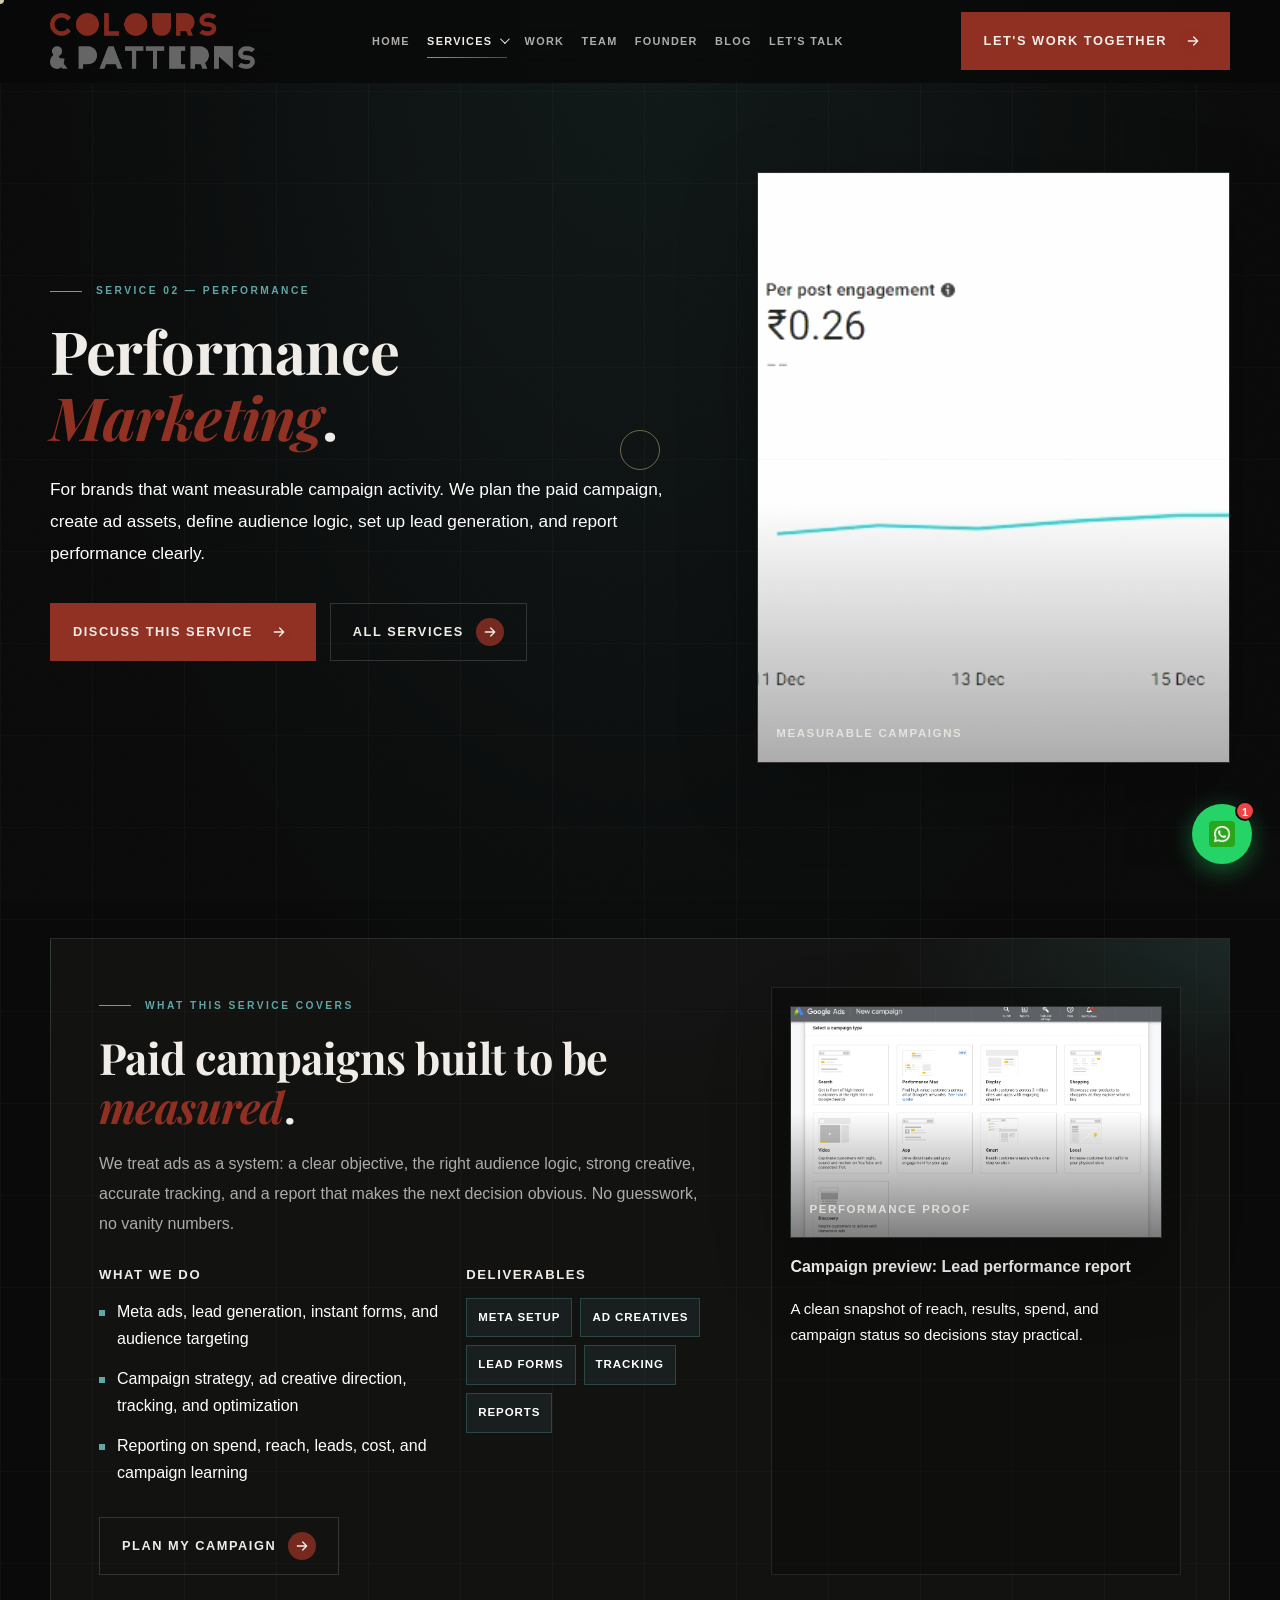
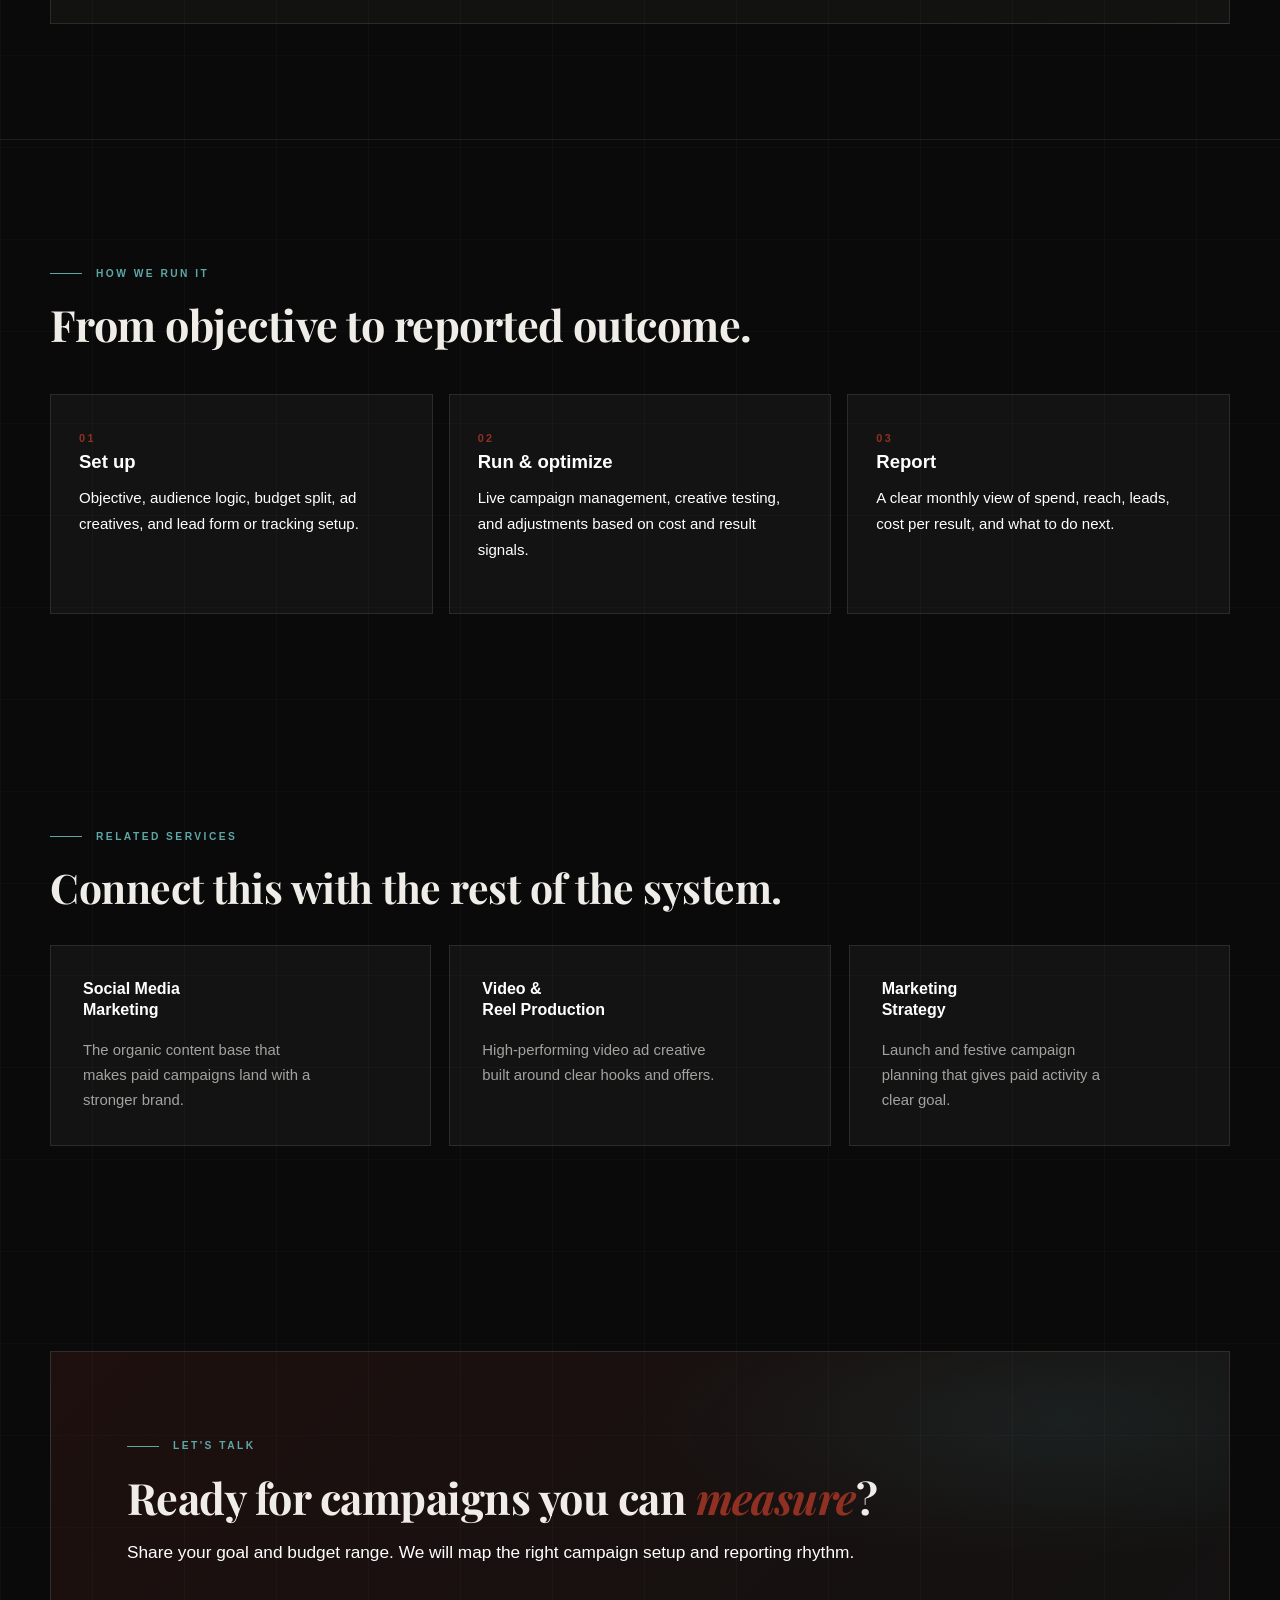
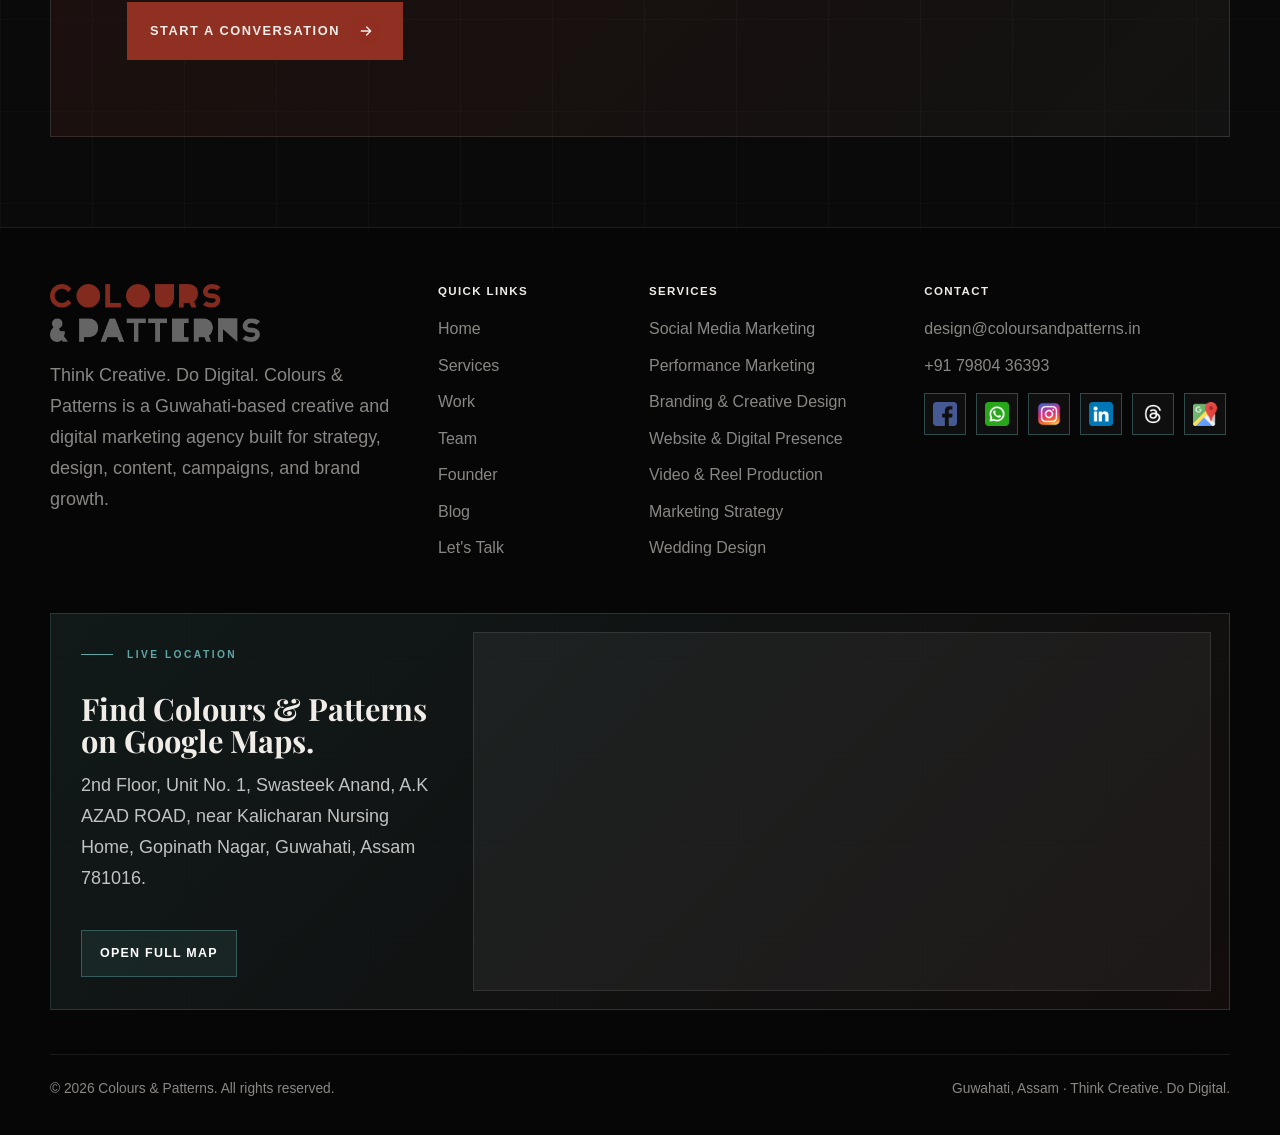
<file: performance-marketing.html>
<!DOCTYPE html>
<html lang="en">
<head>
  <meta charset="UTF-8">
  <meta name="viewport" content="width=device-width, initial-scale=1.0">
  <title>Performance Marketing | Colours & Patterns</title>
  <meta name="description" content="Performance marketing by Colours & Patterns — Meta ads, lead generation, audience targeting, campaign creatives, tracking, and clear monthly reporting.">
  <meta name="theme-color" content="#0a0a0a">
  <link rel="preload" as="image" href="website/logo.png">
  <link rel="preconnect" href="https://fonts.googleapis.com">
  <link rel="preconnect" href="https://fonts.gstatic.com" crossorigin>
  <link href="https://fonts.googleapis.com/css2?family=Playfair+Display:ital,wght@0,500;0,600;0,700;0,800;0,900;1,400;1,500;1,700&display=swap" rel="stylesheet">
  <link rel="stylesheet" href="site-assets/styles.css">
  <noscript><style>.site-loader{display:none}</style></noscript>
</head>
<body data-page="services">
  <div class="scroll-progress" data-scroll-progress aria-hidden="true"></div>
  <a class="skip-link" href="#main">Skip to content</a>
  <div class="site-loader" data-site-loader role="status" aria-live="polite" aria-label="Loading Colours & Patterns">
    <div class="loader-inner">
      <img class="loader-logo" src="website/logo.png" alt="Colours & Patterns">
      <div class="loader-line" aria-hidden="true"><span class="loader-line-fill"></span></div>
      <div class="loader-foot">
        <span class="loader-count"><span data-loader-count>0</span><i>%</i></span>
        <span class="loader-tag">Think Creative. Do Digital.</span>
      </div>
    </div>
  </div>
  <div class="cursor-dot" aria-hidden="true"></div>
  <div class="cursor-ring" aria-hidden="true"></div>

  <header class="site-header" data-header>
    <div class="nav-wrap">
      <a class="brand" href="index.html" aria-label="Colours & Patterns home">
        <img class="brand-logo" src="website/logo.png" alt="Colours & Patterns">
      </a>
      <nav class="nav-links" aria-label="Primary navigation">
        <a href="index.html">Home</a>
        <div class="nav-dropdown" data-services-dropdown>
          <button class="nav-dropdown-toggle is-active" type="button" aria-expanded="false" aria-controls="services-menu" data-services-toggle>
            <span>Services</span><span class="nav-chevron" aria-hidden="true"></span>
          </button>
          <div class="nav-dropdown-menu" id="services-menu" role="menu" aria-label="Service pages">
            <a href="services.html" role="menuitem">All Services</a>
            <a href="social-media-marketing.html" role="menuitem">Social Media Marketing</a>
            <a class="is-active" href="performance-marketing.html" role="menuitem">Performance Marketing</a>
            <a href="branding-and-creative-design.html" role="menuitem">Branding &amp; Creative Design</a>
            <a href="website-and-digital-presence.html" role="menuitem">Website &amp; Digital Presence</a>
            <a href="video-and-reel-production.html" role="menuitem">Video &amp; Reel Production</a>
            <a href="marketing-strategy.html" role="menuitem">Marketing Strategy</a>
            <a href="wedding-design.html" role="menuitem">Wedding Design</a>
          </div>
        </div>
        <a href="results.html">Work</a>
        <a href="team.html">Team</a>
        <a href="founder.html">Founder</a>
        <a href="blog.html">Blog</a>
        <a href="lets-talk.html">Let's Talk</a>
      </nav>
      <div class="nav-actions">
        <a class="btn nav-cta primary" href="lets-talk.html"><span>Let's Work Together</span><span class="btn-icon" aria-hidden="true"><svg viewBox="0 0 24 24"><path d="M5 12h14M13 6l6 6-6 6" fill="none" stroke="currentColor" stroke-width="2" stroke-linecap="round" stroke-linejoin="round"/></svg></span></a>
        <button class="menu-toggle" type="button" aria-label="Open menu" aria-expanded="false" data-menu-toggle>
          <span></span><span></span><span></span>
        </button>
      </div>
    </div>
  </header>

  <main id="main">
    <section class="hero compact-hero" aria-labelledby="page-title">
      <div class="container hero-grid">
        <div class="reveal">
          <p class="eyebrow">Service 02 — Performance</p>
          <h1 id="page-title">Performance <em>Marketing</em>.</h1>
          <p class="lead">For brands that want measurable campaign activity. We plan the paid campaign, create ad assets, define audience logic, set up lead generation, and report performance clearly.</p>
          <div class="hero-actions">
            <a class="btn primary" href="lets-talk.html"><span>Discuss This Service</span><span class="btn-icon" aria-hidden="true"><svg viewBox="0 0 24 24"><path d="M5 12h14M13 6l6 6-6 6" fill="none" stroke="currentColor" stroke-width="2" stroke-linecap="round" stroke-linejoin="round"/></svg></span></a>
            <a class="btn secondary" href="services.html"><span>All Services</span><span class="btn-icon" aria-hidden="true"><svg viewBox="0 0 24 24"><path d="M5 12h14M13 6l6 6-6 6" fill="none" stroke="currentColor" stroke-width="2" stroke-linecap="round" stroke-linejoin="round"/></svg></span></a>
          </div>
        </div>
        <div class="reveal">
          <figure class="image-frame hero-visual">
            <img src="site-assets/pdf-images/pdf-jpeg-027.jpg" alt="Performance marketing campaign report preview" loading="eager">
            <figcaption>Measurable Campaigns</figcaption>
          </figure>
        </div>
      </div>
    </section>

    <section class="section service-stack" aria-labelledby="detail-title">
      <div class="container">
        <article class="service-detail reveal">
          <div class="service-detail-grid">
            <div class="service-copy">
              <p class="section-kicker">What this service covers</p>
              <h2 id="detail-title">Paid campaigns built to be <em>measured</em>.</h2>
              <p>We treat ads as a system: a clear objective, the right audience logic, strong creative, accurate tracking, and a report that makes the next decision obvious. No guesswork, no vanity numbers.</p>
              <div class="service-columns">
                <div><h3>What we do</h3><ul class="deliverable-list"><li>Meta ads, lead generation, instant forms, and audience targeting</li><li>Campaign strategy, ad creative direction, tracking, and optimization</li><li>Reporting on spend, reach, leads, cost, and campaign learning</li></ul></div>
                <div><h3>Deliverables</h3><ul class="pill-list"><li>Meta setup</li><li>Ad creatives</li><li>Lead forms</li><li>Tracking</li><li>Reports</li></ul></div>
              </div>
              <a class="btn secondary" href="lets-talk.html"><span>Plan My Campaign</span><span class="btn-icon" aria-hidden="true"><svg viewBox="0 0 24 24"><path d="M5 12h14M13 6l6 6-6 6" fill="none" stroke="currentColor" stroke-width="2" stroke-linecap="round" stroke-linejoin="round"/></svg></span></a>
            </div>
            <aside class="case-preview">
              <figure class="image-frame ratio-wide"><img src="site-assets/pdf-images/pdf-jpeg-029.jpg" alt="Performance marketing campaign setup preview" loading="lazy"><figcaption>Performance Proof</figcaption></figure>
              <h3>Campaign preview: Lead performance report</h3>
              <p>A clean snapshot of reach, results, spend, and campaign status so decisions stay practical.</p>
            </aside>
          </div>
        </article>
      </div>
    </section>

    <section class="section section-divider" aria-labelledby="approach-title">
      <div class="container">
        <div class="section-head reveal">
          <p class="section-kicker">How we run it</p>
          <h2 class="section-title" id="approach-title">From objective to reported outcome.</h2>
        </div>
        <div class="step-grid">
          <article class="process-card reveal"><span class="number">01</span><h3>Set up</h3><p>Objective, audience logic, budget split, ad creatives, and lead form or tracking setup.</p></article>
          <article class="process-card reveal"><span class="number">02</span><h3>Run &amp; optimize</h3><p>Live campaign management, creative testing, and adjustments based on cost and result signals.</p></article>
          <article class="process-card reveal"><span class="number">03</span><h3>Report</h3><p>A clear monthly view of spend, reach, leads, cost per result, and what to do next.</p></article>
        </div>
      </div>
    </section>

    <section class="section related-services-section" aria-labelledby="related-title">
      <div class="container">
        <div class="section-head reveal">
          <p class="section-kicker">Related services</p>
          <h2 class="section-title" id="related-title">Connect this with the rest of the system.</h2>
        </div>
        <div class="link-grid">
          <a class="link-card reveal" href="social-media-marketing.html"><h3>Social Media Marketing</h3><p>The organic content base that makes paid campaigns land with a stronger brand.</p></a>
          <a class="link-card reveal" href="video-and-reel-production.html"><h3>Video &amp; Reel Production</h3><p>High-performing video ad creative built around clear hooks and offers.</p></a>
          <a class="link-card reveal" href="marketing-strategy.html"><h3>Marketing Strategy</h3><p>Launch and festive campaign planning that gives paid activity a clear goal.</p></a>
        </div>
      </div>
    </section>

    <section class="section tight">
      <div class="container">
        <div class="cta-band reveal">
          <p class="section-kicker">Let's talk</p>
          <h2>Ready for campaigns you can <em>measure</em>?</h2>
          <p class="section-lede">Share your goal and budget range. We will map the right campaign setup and reporting rhythm.</p>
          <div class="cta-actions"><a class="btn primary" href="lets-talk.html"><span>Start a Conversation</span><span class="btn-icon" aria-hidden="true"><svg viewBox="0 0 24 24"><path d="M5 12h14M13 6l6 6-6 6" fill="none" stroke="currentColor" stroke-width="2" stroke-linecap="round" stroke-linejoin="round"/></svg></span></a></div>
        </div>
      </div>
    </section>
  </main>

  <footer class="site-footer">
    <div class="container">
      <div class="footer-grid">
        <div>
          <img class="footer-logo" src="website/logo.png" alt="Colours & Patterns">
          <p>Think Creative. Do Digital. Colours & Patterns is a Guwahati-based creative and digital marketing agency built for strategy, design, content, campaigns, and brand growth.</p>
        </div>
        <div>
          <h3>Quick links</h3>
          <a href="index.html">Home</a>
          <a href="services.html">Services</a>
          <a href="results.html">Work</a>
          <a href="team.html">Team</a>
          <a href="founder.html">Founder</a>
        <a href="blog.html">Blog</a>
        <a href="lets-talk.html">Let's Talk</a>
        </div>
        <div>
          <h3>Services</h3>
          <a href="social-media-marketing.html">Social Media Marketing</a>
          <a href="performance-marketing.html">Performance Marketing</a>
          <a href="branding-and-creative-design.html">Branding &amp; Creative Design</a>
          <a href="website-and-digital-presence.html">Website &amp; Digital Presence</a>
          <a href="video-and-reel-production.html">Video &amp; Reel Production</a>
          <a href="marketing-strategy.html">Marketing Strategy</a>
          <a href="wedding-design.html">Wedding Design</a>
        </div>
        <div>
          <h3>Contact</h3>
          <a href="mailto:design@coloursandpatterns.in">design@coloursandpatterns.in</a>
          <a href="tel:+917980436393">+91 79804 36393</a>
          <div class="social-logo-links" aria-label="Social and location links">
            <a class="social-logo-link" href="https://www.facebook.com/coloursandpatterns/" target="_blank" rel="noopener" aria-label="Facebook"><img class="social-logo" src="site-assets/social-icons/facebook.png" alt="" width="24" height="24" loading="lazy"><span>Facebook</span></a>
            <a class="social-logo-link" href="https://wa.me/917980436393?text=Hi%20Colours%20%26%20Patterns%2C%20I%20want%20to%20discuss%20a%20project%20and%20explore%20how%20we%20can%20work%20together." target="_blank" rel="noopener" aria-label="WhatsApp"><img class="social-logo" src="site-assets/social-icons/whatsapp.png" alt="" width="24" height="24" loading="lazy"><span>WhatsApp</span></a>
            <a class="social-logo-link" href="https://www.instagram.com/coloursandpatterns_/" target="_blank" rel="noopener" aria-label="Instagram"><img class="social-logo" src="site-assets/social-icons/instagram.png" alt="" width="24" height="24" loading="lazy"><span>Insta</span></a>
            <a class="social-logo-link" href="https://www.linkedin.com/company/coloursandpatternsghy/" target="_blank" rel="noopener" aria-label="LinkedIn"><img class="social-logo" src="site-assets/social-icons/linkedin.png" alt="" width="24" height="24" loading="lazy"><span>LinkedIn</span></a>
            <a class="social-logo-link" href="https://www.threads.com/@coloursandpatterns_" target="_blank" rel="noopener" aria-label="Threads"><img class="social-logo" src="site-assets/social-icons/threads-square.png" alt="" width="24" height="24" loading="lazy"><span>Threads</span></a>
            <a class="social-logo-link" href="https://www.google.com/maps/place/Colours+and+Patterns/@26.1625644,91.7429782,15.75z/data=!4m6!3m5!1s0x375a5bb6634c8951:0xe9c1a46cdf760750!8m2!3d26.1623664!4d91.7445813!16s%2Fg%2F11h25ltyyt!18m1!1e1?entry=ttu&amp;g_ep=EgoyMDI2MDUyMC4wIKXMDSoASAFQAw%3D%3D" target="_blank" rel="noopener" aria-label="Google Maps"><img class="social-logo" src="site-assets/social-icons/google-maps.png" alt="" width="24" height="24" loading="lazy"><span>Google Maps</span></a>
          </div>
        </div>
      </div>
      <div class="footer-live-map" aria-label="Live Google Maps location for Colours and Patterns">
        <div class="footer-map-copy">
          <span class="eyebrow">Live location</span>
          <h3>Find Colours &amp; Patterns on Google Maps.</h3>
          <p>2nd Floor, Unit No. 1, Swasteek Anand, A.K AZAD ROAD, near Kalicharan Nursing Home, Gopinath Nagar, Guwahati, Assam 781016.</p>
          <a class="footer-map-link" href="https://www.google.com/maps/place/Colours+and+Patterns/@26.1625644,91.7429782,15.75z/data=!4m6!3m5!1s0x375a5bb6634c8951:0xe9c1a46cdf760750!8m2!3d26.1623664!4d91.7445813!16s%2Fg%2F11h25ltyyt!18m1!1e1?entry=ttu&amp;g_ep=EgoyMDI2MDUyMC4wIKXMDSoASAFQAw%3D%3D" target="_blank" rel="noopener">Open full map</a>
        </div>
        <div class="footer-map-frame">
          <iframe title="Live Google Map for Colours and Patterns in Guwahati" src="https://maps.google.com/maps?width=100%25&amp;height=380&amp;hl=en&amp;q=26.1623664%2C91.7445813&amp;t=&amp;z=17&amp;ie=UTF8&amp;iwloc=B&amp;output=embed" loading="lazy" referrerpolicy="no-referrer-when-downgrade" allowfullscreen></iframe>
        </div>
      </div>
      <div class="footer-bottom">
        <span>&copy; <span data-year></span> Colours & Patterns. All rights reserved.</span>
        <span>Guwahati, Assam &middot; Think Creative. Do Digital.</span>
      </div>
    </div>
  </footer>
  <button class="wa-trigger" data-wa-trigger aria-label="Chat on WhatsApp" aria-expanded="false">
    <img src="site-assets/social-icons/whatsapp.png" alt="" width="26" height="26" loading="lazy">
    <span class="wa-trigger-badge" aria-hidden="true">1</span>
  </button>
  <div class="wa-card-wrap" data-wa-wrap aria-hidden="true">
    <div class="wa-card">
      <div class="wa-card-header">
        <div class="wa-avatar">
          <img src="site-assets/social-icons/whatsapp.png" alt="" width="22" height="22" loading="lazy">
        </div>
        <div class="wa-card-meta">
          <strong>Colours &amp; Patterns</strong>
          <span class="wa-status"><span class="wa-status-dot" aria-hidden="true"></span>Online</span>
        </div>
        <button class="wa-close" data-wa-close aria-label="Close chat"><svg viewBox="0 0 24 24" fill="none"><path d="M18 6L6 18M6 6l12 12" stroke="currentColor" stroke-width="2" stroke-linecap="round"/></svg></button>
      </div>
      <div class="wa-card-body">
        <div class="wa-bubble">
          <p>Hi there! &#x1F44B;</p>
          <span class="wa-time">Just now</span>
        </div>
        <div class="wa-bubble wa-bubble--delay">
          <p>Ready to discuss your next project? We&#x2019;d love to hear from you!</p>
          <span class="wa-time">Just now</span>
        </div>
      </div>
      <a class="wa-card-cta" href="https://wa.me/917980436393?text=Hi%20Colours%20%26%20Patterns%2C%20I%20want%20to%20discuss%20a%20project%20and%20explore%20how%20we%20can%20work%20together." target="_blank" rel="noopener">
        <svg viewBox="0 0 24 24" fill="currentColor"><path d="M.057 24l1.687-6.163c-1.041-1.804-1.588-3.849-1.587-5.946.003-6.556 5.338-11.891 11.893-11.891 3.181.001 6.167 1.24 8.413 3.488 2.245 2.248 3.481 5.236 3.48 8.414-.003 6.557-5.338 11.892-11.893 11.892-1.99-.001-3.951-.5-5.688-1.448l-6.305 1.654zm6.597-3.807c1.676.995 3.276 1.591 5.392 1.592 5.448 0 9.886-4.434 9.889-9.885.002-5.462-4.415-9.89-9.881-9.892-5.452 0-9.887 4.434-9.889 9.884-.001 2.225.651 3.891 1.746 5.634l-.999 3.648 3.742-.981zm11.387-5.464c-.074-.124-.272-.198-.57-.347-.297-.149-1.758-.868-2.031-.967-.272-.099-.47-.149-.669.149-.198.297-.768.967-.941 1.165-.173.198-.347.223-.644.074-.297-.149-1.255-.462-2.39-1.475-.883-.788-1.48-1.761-1.653-2.059-.173-.297-.018-.458.13-.606.134-.133.297-.347.446-.521.151-.172.2-.296.3-.495.099-.198.05-.372-.025-.521-.075-.148-.669-1.611-.916-2.206-.242-.579-.487-.501-.669-.51l-.57-.01c-.198 0-.52.074-.792.372s-1.04 1.016-1.04 2.479 1.065 2.876 1.213 3.074c.149.198 2.095 3.2 5.076 4.487.709.306 1.263.489 1.694.626.712.226 1.36.194 1.872.118.571-.085 1.758-.719 2.006-1.413.248-.695.248-1.29.173-1.414z"/></svg>
        <span>Start WhatsApp chat</span>
      </a>
    </div>
    <div class="wa-backdrop" data-wa-backdrop></div>
  </div>
  <script src="site-assets/app.js"></script>
</body>
</html>
</file>
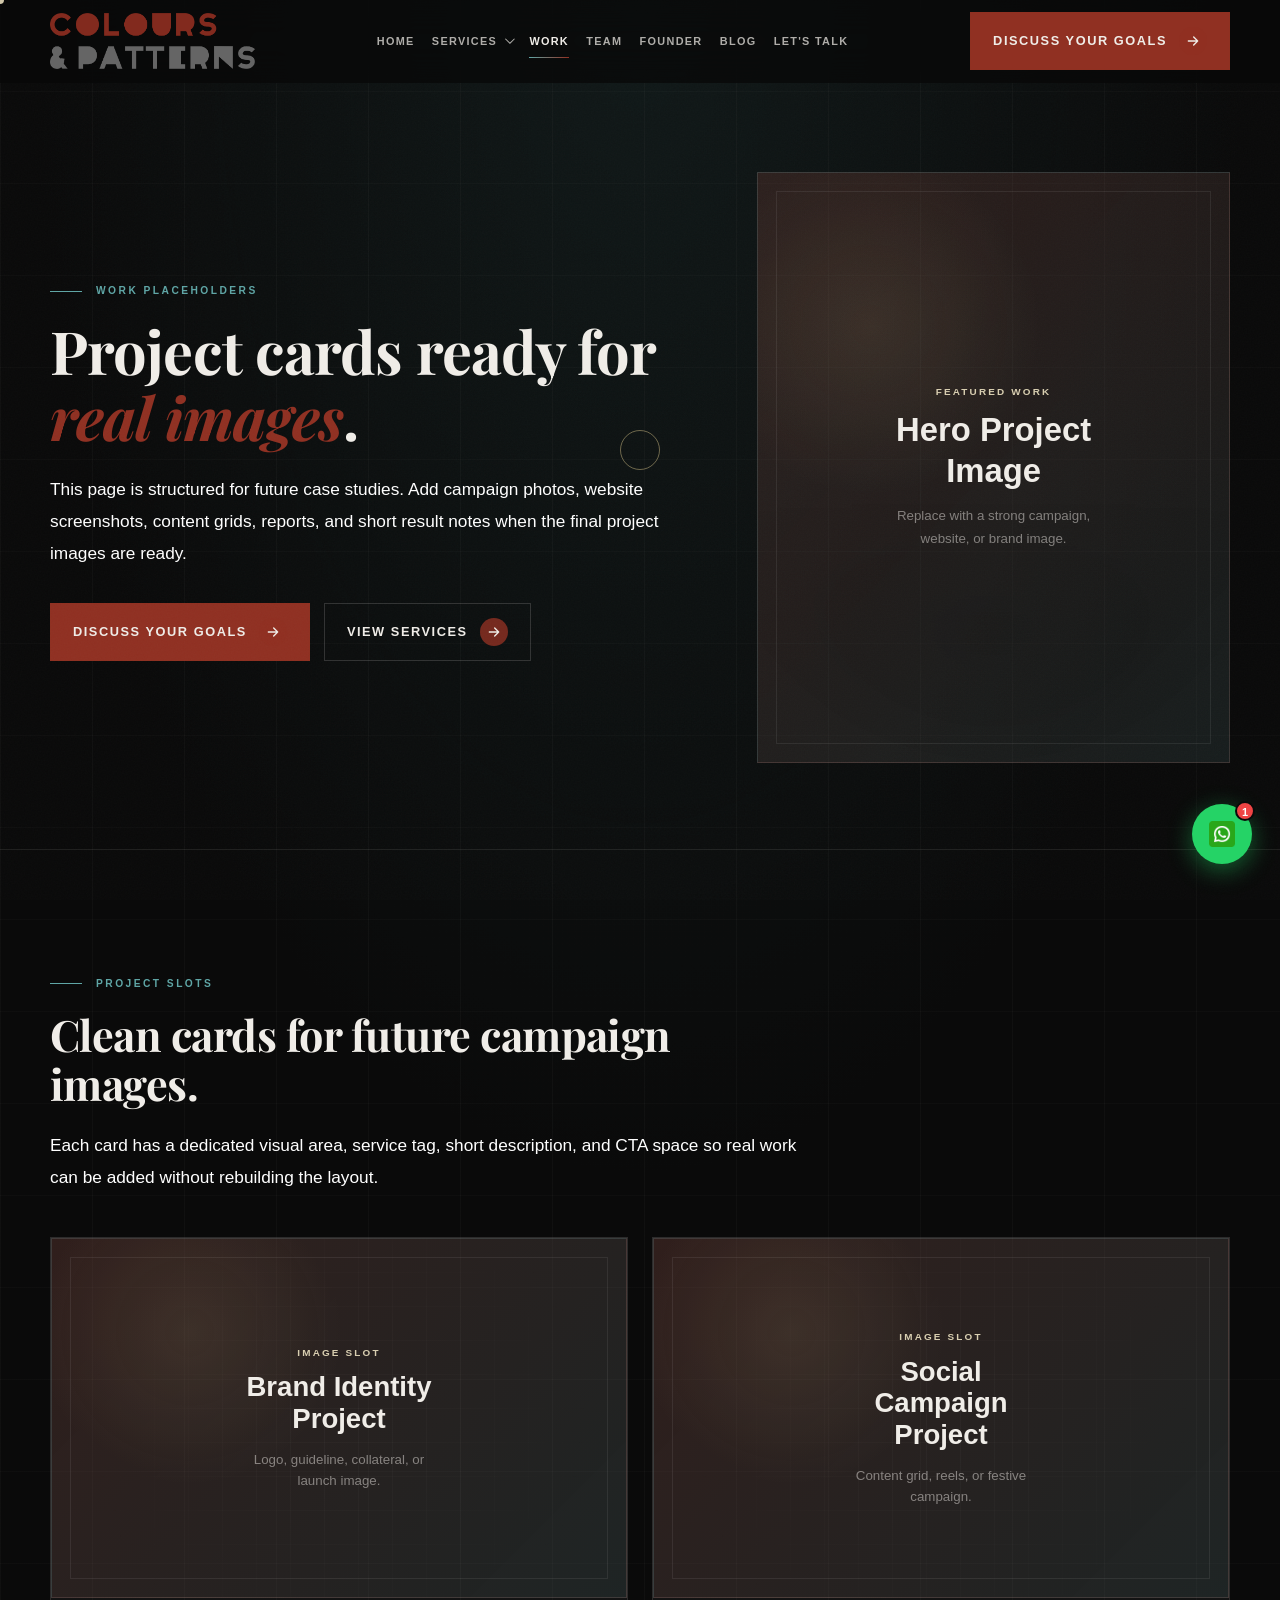
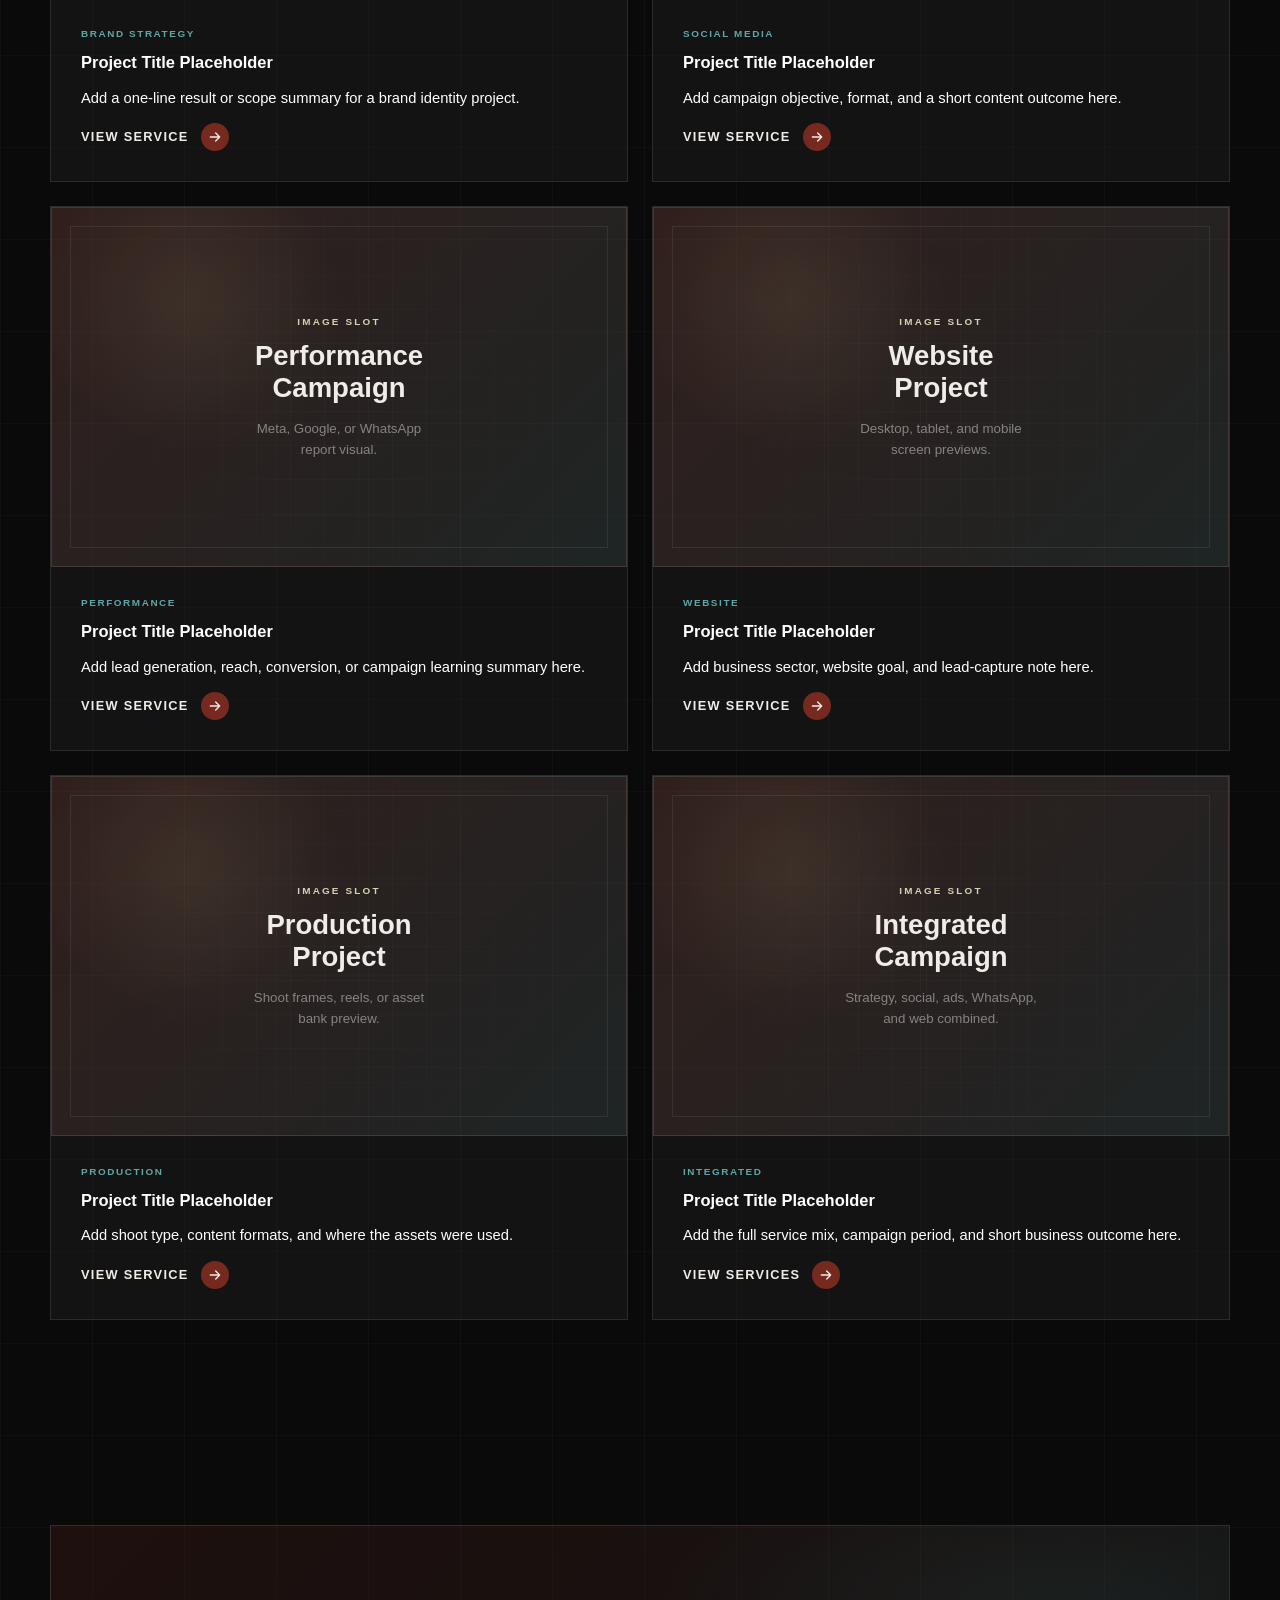
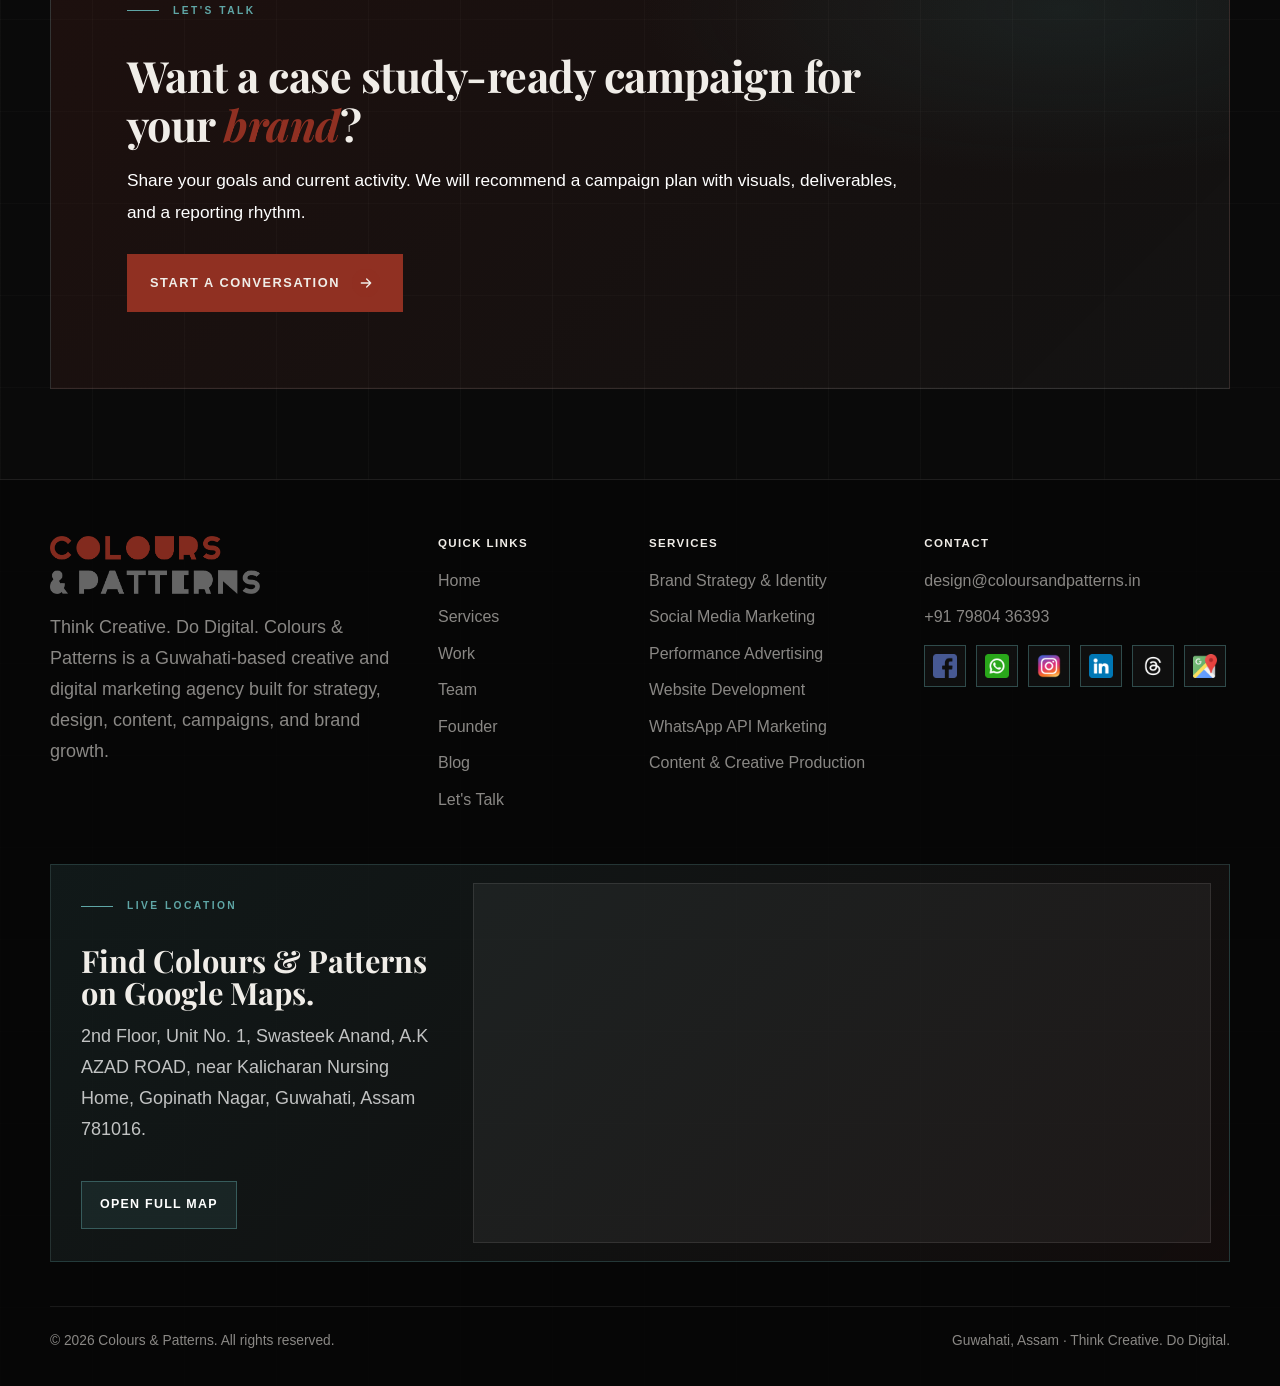
<file: results.html>
<!DOCTYPE html>
<html lang="en">
<head>
  <meta charset="UTF-8">
  <meta name="viewport" content="width=device-width, initial-scale=1.0">
  <title>Our Work | Brand &amp; Marketing Case Studies - Colours &amp; Patterns</title>
  <meta name="description" content="Work and case study placeholders for Colours & Patterns brand, social media, website, WhatsApp, and performance marketing projects.">
  <meta name="theme-color" content="#0a0a0a">
  <meta property="og:title" content="Our Work | Colours &amp; Patterns">
  <meta property="og:description" content="Placeholder cards prepared for future project images, campaign notes, and measurable outcomes.">
  <meta property="og:type" content="website">
  <link rel="preload" as="image" href="website/logo.png">
  <link rel="preconnect" href="https://fonts.googleapis.com">
  <link rel="preconnect" href="https://fonts.gstatic.com" crossorigin>
  <link href="https://fonts.googleapis.com/css2?family=Playfair+Display:ital,wght@0,500;0,600;0,700;0,800;0,900;1,400;1,500;1,700&display=swap" rel="stylesheet">
  <link rel="stylesheet" href="site-assets/styles.css">
  <noscript><style>.site-loader{display:none}</style></noscript>
</head>
<body data-page="results">
  <div class="scroll-progress" data-scroll-progress aria-hidden="true"></div>
  <a class="skip-link" href="#main">Skip to content</a>
  <div class="site-loader" data-site-loader role="status" aria-live="polite" aria-label="Loading Colours & Patterns">
    <div class="loader-inner">
      <img class="loader-logo" src="website/logo.png" alt="Colours & Patterns">
      <div class="loader-line" aria-hidden="true"><span class="loader-line-fill"></span></div>
      <div class="loader-foot">
        <span class="loader-count"><span data-loader-count>0</span><i>%</i></span>
        <span class="loader-tag">Think Creative. Do Digital.</span>
      </div>
    </div>
  </div>
  <div class="cursor-dot" aria-hidden="true"></div>
  <div class="cursor-ring" aria-hidden="true"></div>

  <header class="site-header" data-header>
    <div class="nav-wrap">
      <a class="brand" href="index.html" aria-label="Colours & Patterns home">
        <img class="brand-logo" src="website/logo.png" alt="Colours & Patterns">
      </a>
      <nav class="nav-links" aria-label="Primary navigation">
        <a href="index.html">Home</a>
        <div class="nav-dropdown" data-services-dropdown>
          <button class="nav-dropdown-toggle" type="button" aria-expanded="false" aria-controls="services-menu" data-services-toggle>
            <span>Services</span><span class="nav-chevron" aria-hidden="true"></span>
          </button>
          <div class="nav-dropdown-menu" id="services-menu" role="menu" aria-label="Service pages">
            <a href="services.html" role="menuitem">All Services</a>
            <a href="social-media-marketing.html" role="menuitem">Social Media Marketing</a>
            <a href="performance-marketing.html" role="menuitem">Performance Marketing</a>
            <a href="branding-and-creative-design.html" role="menuitem">Branding &amp; Creative Design</a>
            <a href="website-and-digital-presence.html" role="menuitem">Website &amp; Digital Presence</a>
            <a href="video-and-reel-production.html" role="menuitem">Video &amp; Reel Production</a>
            <a href="marketing-strategy.html" role="menuitem">Marketing Strategy</a>
            <a href="wedding-design.html" role="menuitem">Wedding Design</a>
          </div>
        </div>
        <a class="is-active" href="results.html">Work</a>
        <a href="team.html">Team</a>
        <a href="founder.html">Founder</a>
        <a href="blog.html">Blog</a>
        <a href="lets-talk.html">Let's Talk</a>
      </nav>
      <div class="nav-actions">
        <a class="btn nav-cta primary" href="lets-talk.html"><span>Discuss Your Goals</span><span class="btn-icon" aria-hidden="true"><svg viewBox="0 0 24 24"><path d="M5 12h14M13 6l6 6-6 6" fill="none" stroke="currentColor" stroke-width="2" stroke-linecap="round" stroke-linejoin="round"/></svg></span></a>
        <button class="menu-toggle" type="button" aria-label="Open menu" aria-expanded="false" data-menu-toggle>
          <span></span><span></span><span></span>
        </button>
      </div>
    </div>
  </header>

  <main id="main">
    <section class="hero compact-hero" aria-labelledby="page-title">
      <div class="container hero-grid">
        <div class="reveal">
          <p class="eyebrow">Work placeholders</p>
          <h1 id="page-title">Project cards ready for <em>real images</em>.</h1>
          <p class="lead">This page is structured for future case studies. Add campaign photos, website screenshots, content grids, reports, and short result notes when the final project images are ready.</p>
          <div class="hero-actions">
            <a class="btn primary" href="lets-talk.html"><span>Discuss Your Goals</span><span class="btn-icon" aria-hidden="true"><svg viewBox="0 0 24 24"><path d="M5 12h14M13 6l6 6-6 6" fill="none" stroke="currentColor" stroke-width="2" stroke-linecap="round" stroke-linejoin="round"/></svg></span></a>
            <a class="btn secondary" href="services.html"><span>View Services</span><span class="btn-icon" aria-hidden="true"><svg viewBox="0 0 24 24"><path d="M5 12h14M13 6l6 6-6 6" fill="none" stroke="currentColor" stroke-width="2" stroke-linecap="round" stroke-linejoin="round"/></svg></span></a>
          </div>
        </div>
        <div class="reveal">
          <div class="image-placeholder hero-visual" role="img" aria-label="Placeholder for featured Colours and Patterns project image">
            <div class="placeholder-inner"><span>Featured Work</span><strong>Hero Project Image</strong><small>Replace with a strong campaign, website, or brand image.</small></div>
          </div>
        </div>
      </div>
    </section>

    <section class="section section-divider" aria-labelledby="project-slots-title">
      <div class="container">
        <div class="section-head reveal">
          <p class="section-kicker">Project slots</p>
          <h2 class="section-title" id="project-slots-title">Clean cards for future campaign images.</h2>
          <p class="section-lede">Each card has a dedicated visual area, service tag, short description, and CTA space so real work can be added without rebuilding the layout.</p>
        </div>
        <div class="work-grid placeholder-work-grid">
          <article class="work-card reveal">
            <div class="image-placeholder ratio-wide" role="img" aria-label="Placeholder for brand identity project image"><div class="placeholder-inner"><span>Image Slot</span><strong>Brand Identity Project</strong><small>Logo, guideline, collateral, or launch image.</small></div></div>
            <div class="work-copy"><span class="card-tag">Brand Strategy</span><h3>Project Title Placeholder</h3><p>Add a one-line result or scope summary for a brand identity project.</p><a class="btn text-link" href="branding-and-creative-design.html"><span>View Service</span><span class="btn-icon" aria-hidden="true"><svg viewBox="0 0 24 24"><path d="M5 12h14M13 6l6 6-6 6" fill="none" stroke="currentColor" stroke-width="2" stroke-linecap="round" stroke-linejoin="round"/></svg></span></a></div>
          </article>
          <article class="work-card reveal">
            <div class="image-placeholder ratio-wide" role="img" aria-label="Placeholder for social media marketing project image"><div class="placeholder-inner"><span>Image Slot</span><strong>Social Campaign Project</strong><small>Content grid, reels, or festive campaign.</small></div></div>
            <div class="work-copy"><span class="card-tag">Social Media</span><h3>Project Title Placeholder</h3><p>Add campaign objective, format, and a short content outcome here.</p><a class="btn text-link" href="social-media-marketing.html"><span>View Service</span><span class="btn-icon" aria-hidden="true"><svg viewBox="0 0 24 24"><path d="M5 12h14M13 6l6 6-6 6" fill="none" stroke="currentColor" stroke-width="2" stroke-linecap="round" stroke-linejoin="round"/></svg></span></a></div>
          </article>
          <article class="work-card reveal">
            <div class="image-placeholder ratio-wide" role="img" aria-label="Placeholder for performance marketing report image"><div class="placeholder-inner"><span>Image Slot</span><strong>Performance Campaign</strong><small>Meta, Google, or WhatsApp report visual.</small></div></div>
            <div class="work-copy"><span class="card-tag">Performance</span><h3>Project Title Placeholder</h3><p>Add lead generation, reach, conversion, or campaign learning summary here.</p><a class="btn text-link" href="performance-marketing.html"><span>View Service</span><span class="btn-icon" aria-hidden="true"><svg viewBox="0 0 24 24"><path d="M5 12h14M13 6l6 6-6 6" fill="none" stroke="currentColor" stroke-width="2" stroke-linecap="round" stroke-linejoin="round"/></svg></span></a></div>
          </article>
          <article class="work-card reveal">
            <div class="image-placeholder ratio-wide" role="img" aria-label="Placeholder for website development project image"><div class="placeholder-inner"><span>Image Slot</span><strong>Website Project</strong><small>Desktop, tablet, and mobile screen previews.</small></div></div>
            <div class="work-copy"><span class="card-tag">Website</span><h3>Project Title Placeholder</h3><p>Add business sector, website goal, and lead-capture note here.</p><a class="btn text-link" href="website-and-digital-presence.html"><span>View Service</span><span class="btn-icon" aria-hidden="true"><svg viewBox="0 0 24 24"><path d="M5 12h14M13 6l6 6-6 6" fill="none" stroke="currentColor" stroke-width="2" stroke-linecap="round" stroke-linejoin="round"/></svg></span></a></div>
          </article>
          <article class="work-card reveal">
            <div class="image-placeholder ratio-wide" role="img" aria-label="Placeholder for content production project image"><div class="placeholder-inner"><span>Image Slot</span><strong>Production Project</strong><small>Shoot frames, reels, or asset bank preview.</small></div></div>
            <div class="work-copy"><span class="card-tag">Production</span><h3>Project Title Placeholder</h3><p>Add shoot type, content formats, and where the assets were used.</p><a class="btn text-link" href="video-and-reel-production.html"><span>View Service</span><span class="btn-icon" aria-hidden="true"><svg viewBox="0 0 24 24"><path d="M5 12h14M13 6l6 6-6 6" fill="none" stroke="currentColor" stroke-width="2" stroke-linecap="round" stroke-linejoin="round"/></svg></span></a></div>
          </article>
          <article class="work-card reveal">
            <div class="image-placeholder ratio-wide" role="img" aria-label="Placeholder for integrated campaign case study image"><div class="placeholder-inner"><span>Image Slot</span><strong>Integrated Campaign</strong><small>Strategy, social, ads, WhatsApp, and web combined.</small></div></div>
            <div class="work-copy"><span class="card-tag">Integrated</span><h3>Project Title Placeholder</h3><p>Add the full service mix, campaign period, and short business outcome here.</p><a class="btn text-link" href="services.html"><span>View Services</span><span class="btn-icon" aria-hidden="true"><svg viewBox="0 0 24 24"><path d="M5 12h14M13 6l6 6-6 6" fill="none" stroke="currentColor" stroke-width="2" stroke-linecap="round" stroke-linejoin="round"/></svg></span></a></div>
          </article>
        </div>
      </div>
    </section>

    <section class="section tight">
      <div class="container">
        <div class="cta-band reveal">
          <p class="section-kicker">Let's talk</p>
          <h2>Want a case study-ready campaign for your <em>brand</em>?</h2>
          <p class="section-lede">Share your goals and current activity. We will recommend a campaign plan with visuals, deliverables, and a reporting rhythm.</p>
          <div class="cta-actions"><a class="btn primary" href="lets-talk.html"><span>Start a Conversation</span><span class="btn-icon" aria-hidden="true"><svg viewBox="0 0 24 24"><path d="M5 12h14M13 6l6 6-6 6" fill="none" stroke="currentColor" stroke-width="2" stroke-linecap="round" stroke-linejoin="round"/></svg></span></a></div>
        </div>
      </div>
    </section>
  </main>

  <footer class="site-footer">
    <div class="container">
      <div class="footer-grid">
        <div>
          <img class="footer-logo" src="website/logo.png" alt="Colours & Patterns">
          <p>Think Creative. Do Digital. Colours &amp; Patterns is a Guwahati-based creative and digital marketing agency built for strategy, design, content, campaigns, and brand growth.</p>
        </div>
        <div>
          <h3>Quick links</h3>
          <a href="index.html">Home</a>
          <a href="services.html">Services</a>
          <a href="results.html">Work</a>
          <a href="team.html">Team</a>
          <a href="founder.html">Founder</a>
          <a href="blog.html">Blog</a>
          <a href="lets-talk.html">Let's Talk</a>
        </div>
        <div>
          <h3>Services</h3>
          <a href="branding-and-creative-design.html">Brand Strategy &amp; Identity</a>
          <a href="social-media-marketing.html">Social Media Marketing</a>
          <a href="performance-marketing.html">Performance Advertising</a>
          <a href="website-and-digital-presence.html">Website Development</a>
          <a href="marketing-strategy.html">WhatsApp API Marketing</a>
          <a href="video-and-reel-production.html">Content &amp; Creative Production</a>
        </div>
        <div>
          <h3>Contact</h3>
          <a href="mailto:design@coloursandpatterns.in">design@coloursandpatterns.in</a>
          <a href="tel:+917980436393">+91 79804 36393</a>
          <div class="social-logo-links" aria-label="Social and location links">
            <a class="social-logo-link" href="https://www.facebook.com/coloursandpatterns/" target="_blank" rel="noopener" aria-label="Facebook"><img class="social-logo" src="site-assets/social-icons/facebook.png" alt="" width="24" height="24" loading="lazy"><span>Facebook</span></a>
            <a class="social-logo-link" href="https://wa.me/917980436393?text=Hi%20Colours%20%26%20Patterns%2C%20I%20want%20to%20discuss%20a%20project%20and%20explore%20how%20we%20can%20work%20together." target="_blank" rel="noopener" aria-label="WhatsApp"><img class="social-logo" src="site-assets/social-icons/whatsapp.png" alt="" width="24" height="24" loading="lazy"><span>WhatsApp</span></a>
            <a class="social-logo-link" href="https://www.instagram.com/coloursandpatterns_/" target="_blank" rel="noopener" aria-label="Instagram"><img class="social-logo" src="site-assets/social-icons/instagram.png" alt="" width="24" height="24" loading="lazy"><span>Insta</span></a>
            <a class="social-logo-link" href="https://www.linkedin.com/company/coloursandpatternsghy/" target="_blank" rel="noopener" aria-label="LinkedIn"><img class="social-logo" src="site-assets/social-icons/linkedin.png" alt="" width="24" height="24" loading="lazy"><span>LinkedIn</span></a>
            <a class="social-logo-link" href="https://www.threads.com/@coloursandpatterns_" target="_blank" rel="noopener" aria-label="Threads"><img class="social-logo" src="site-assets/social-icons/threads-square.png" alt="" width="24" height="24" loading="lazy"><span>Threads</span></a>
            <a class="social-logo-link" href="https://www.google.com/maps/place/Colours+and+Patterns/@26.1625644,91.7429782,15.75z/data=!4m6!3m5!1s0x375a5bb6634c8951:0xe9c1a46cdf760750!8m2!3d26.1623664!4d91.7445813!16s%2Fg%2F11h25ltyyt!18m1!1e1?entry=ttu&amp;g_ep=EgoyMDI2MDUyMC4wIKXMDSoASAFQAw%3D%3D" target="_blank" rel="noopener" aria-label="Google Maps"><img class="social-logo" src="site-assets/social-icons/google-maps.png" alt="" width="24" height="24" loading="lazy"><span>Google Maps</span></a>
          </div>
        </div>
      </div>
      <div class="footer-live-map" aria-label="Live Google Maps location for Colours and Patterns">
        <div class="footer-map-copy">
          <span class="eyebrow">Live location</span>
          <h3>Find Colours &amp; Patterns on Google Maps.</h3>
          <p>2nd Floor, Unit No. 1, Swasteek Anand, A.K AZAD ROAD, near Kalicharan Nursing Home, Gopinath Nagar, Guwahati, Assam 781016.</p>
          <a class="footer-map-link" href="https://www.google.com/maps/place/Colours+and+Patterns/@26.1625644,91.7429782,15.75z/data=!4m6!3m5!1s0x375a5bb6634c8951:0xe9c1a46cdf760750!8m2!3d26.1623664!4d91.7445813!16s%2Fg%2F11h25ltyyt!18m1!1e1?entry=ttu&amp;g_ep=EgoyMDI2MDUyMC4wIKXMDSoASAFQAw%3D%3D" target="_blank" rel="noopener">Open full map</a>
        </div>
        <div class="footer-map-frame">
          <iframe title="Live Google Map for Colours and Patterns in Guwahati" src="https://maps.google.com/maps?width=100%25&amp;height=380&amp;hl=en&amp;q=26.1623664%2C91.7445813&amp;t=&amp;z=17&amp;ie=UTF8&amp;iwloc=B&amp;output=embed" loading="lazy" referrerpolicy="no-referrer-when-downgrade" allowfullscreen></iframe>
        </div>
      </div>
      <div class="footer-bottom">
        <span>&copy; <span data-year></span> Colours &amp; Patterns. All rights reserved.</span>
        <span>Guwahati, Assam &middot; Think Creative. Do Digital.</span>
      </div>
    </div>
  </footer>
  <button class="wa-trigger" data-wa-trigger aria-label="Chat on WhatsApp" aria-expanded="false">
    <img src="site-assets/social-icons/whatsapp.png" alt="" width="26" height="26" loading="lazy">
    <span class="wa-trigger-badge" aria-hidden="true">1</span>
  </button>
  <div class="wa-card-wrap" data-wa-wrap aria-hidden="true">
    <div class="wa-card">
      <div class="wa-card-header">
        <div class="wa-avatar">
          <img src="site-assets/social-icons/whatsapp.png" alt="" width="22" height="22" loading="lazy">
        </div>
        <div class="wa-card-meta">
          <strong>Colours &amp; Patterns</strong>
          <span class="wa-status"><span class="wa-status-dot" aria-hidden="true"></span>Online</span>
        </div>
        <button class="wa-close" data-wa-close aria-label="Close chat"><svg viewBox="0 0 24 24" fill="none"><path d="M18 6L6 18M6 6l12 12" stroke="currentColor" stroke-width="2" stroke-linecap="round"/></svg></button>
      </div>
      <div class="wa-card-body">
        <div class="wa-bubble">
          <p>Hi there! &#x1F44B;</p>
          <span class="wa-time">Just now</span>
        </div>
        <div class="wa-bubble wa-bubble--delay">
          <p>Ready to discuss your next project? We&#x2019;d love to hear from you!</p>
          <span class="wa-time">Just now</span>
        </div>
      </div>
      <a class="wa-card-cta" href="https://wa.me/917980436393?text=Hi%20Colours%20%26%20Patterns%2C%20I%20want%20to%20discuss%20a%20project%20and%20explore%20how%20we%20can%20work%20together." target="_blank" rel="noopener">
        <svg viewBox="0 0 24 24" fill="currentColor"><path d="M.057 24l1.687-6.163c-1.041-1.804-1.588-3.849-1.587-5.946.003-6.556 5.338-11.891 11.893-11.891 3.181.001 6.167 1.24 8.413 3.488 2.245 2.248 3.481 5.236 3.48 8.414-.003 6.557-5.338 11.892-11.893 11.892-1.99-.001-3.951-.5-5.688-1.448l-6.305 1.654zm6.597-3.807c1.676.995 3.276 1.591 5.392 1.592 5.448 0 9.886-4.434 9.889-9.885.002-5.462-4.415-9.89-9.881-9.892-5.452 0-9.887 4.434-9.889 9.884-.001 2.225.651 3.891 1.746 5.634l-.999 3.648 3.742-.981zm11.387-5.464c-.074-.124-.272-.198-.57-.347-.297-.149-1.758-.868-2.031-.967-.272-.099-.47-.149-.669.149-.198.297-.768.967-.941 1.165-.173.198-.347.223-.644.074-.297-.149-1.255-.462-2.39-1.475-.883-.788-1.48-1.761-1.653-2.059-.173-.297-.018-.458.13-.606.134-.133.297-.347.446-.521.151-.172.2-.296.3-.495.099-.198.05-.372-.025-.521-.075-.148-.669-1.611-.916-2.206-.242-.579-.487-.501-.669-.51l-.57-.01c-.198 0-.52.074-.792.372s-1.04 1.016-1.04 2.479 1.065 2.876 1.213 3.074c.149.198 2.095 3.2 5.076 4.487.709.306 1.263.489 1.694.626.712.226 1.36.194 1.872.118.571-.085 1.758-.719 2.006-1.413.248-.695.248-1.29.173-1.414z"/></svg>
        <span>Start WhatsApp chat</span>
      </a>
    </div>
    <div class="wa-backdrop" data-wa-backdrop></div>
  </div>
  <script src="site-assets/app.js"></script>
</body>
</html>
</file>
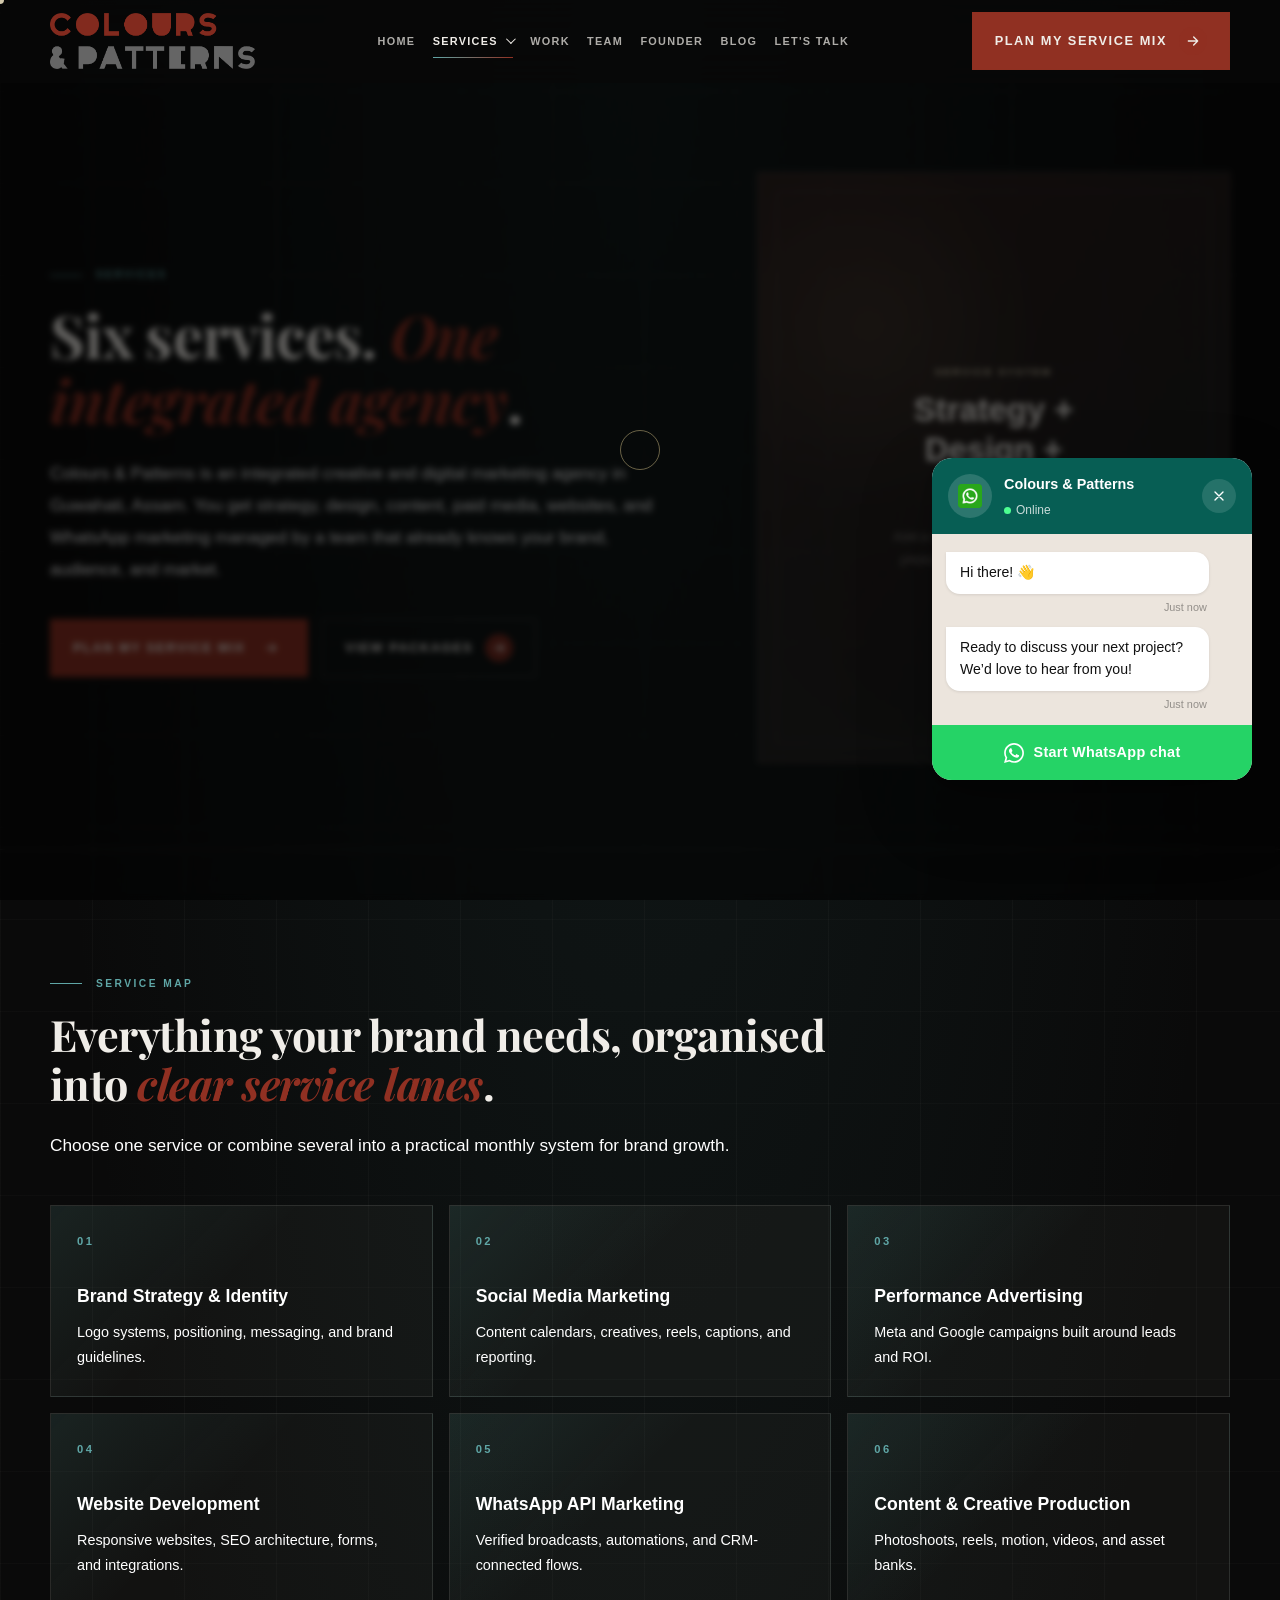
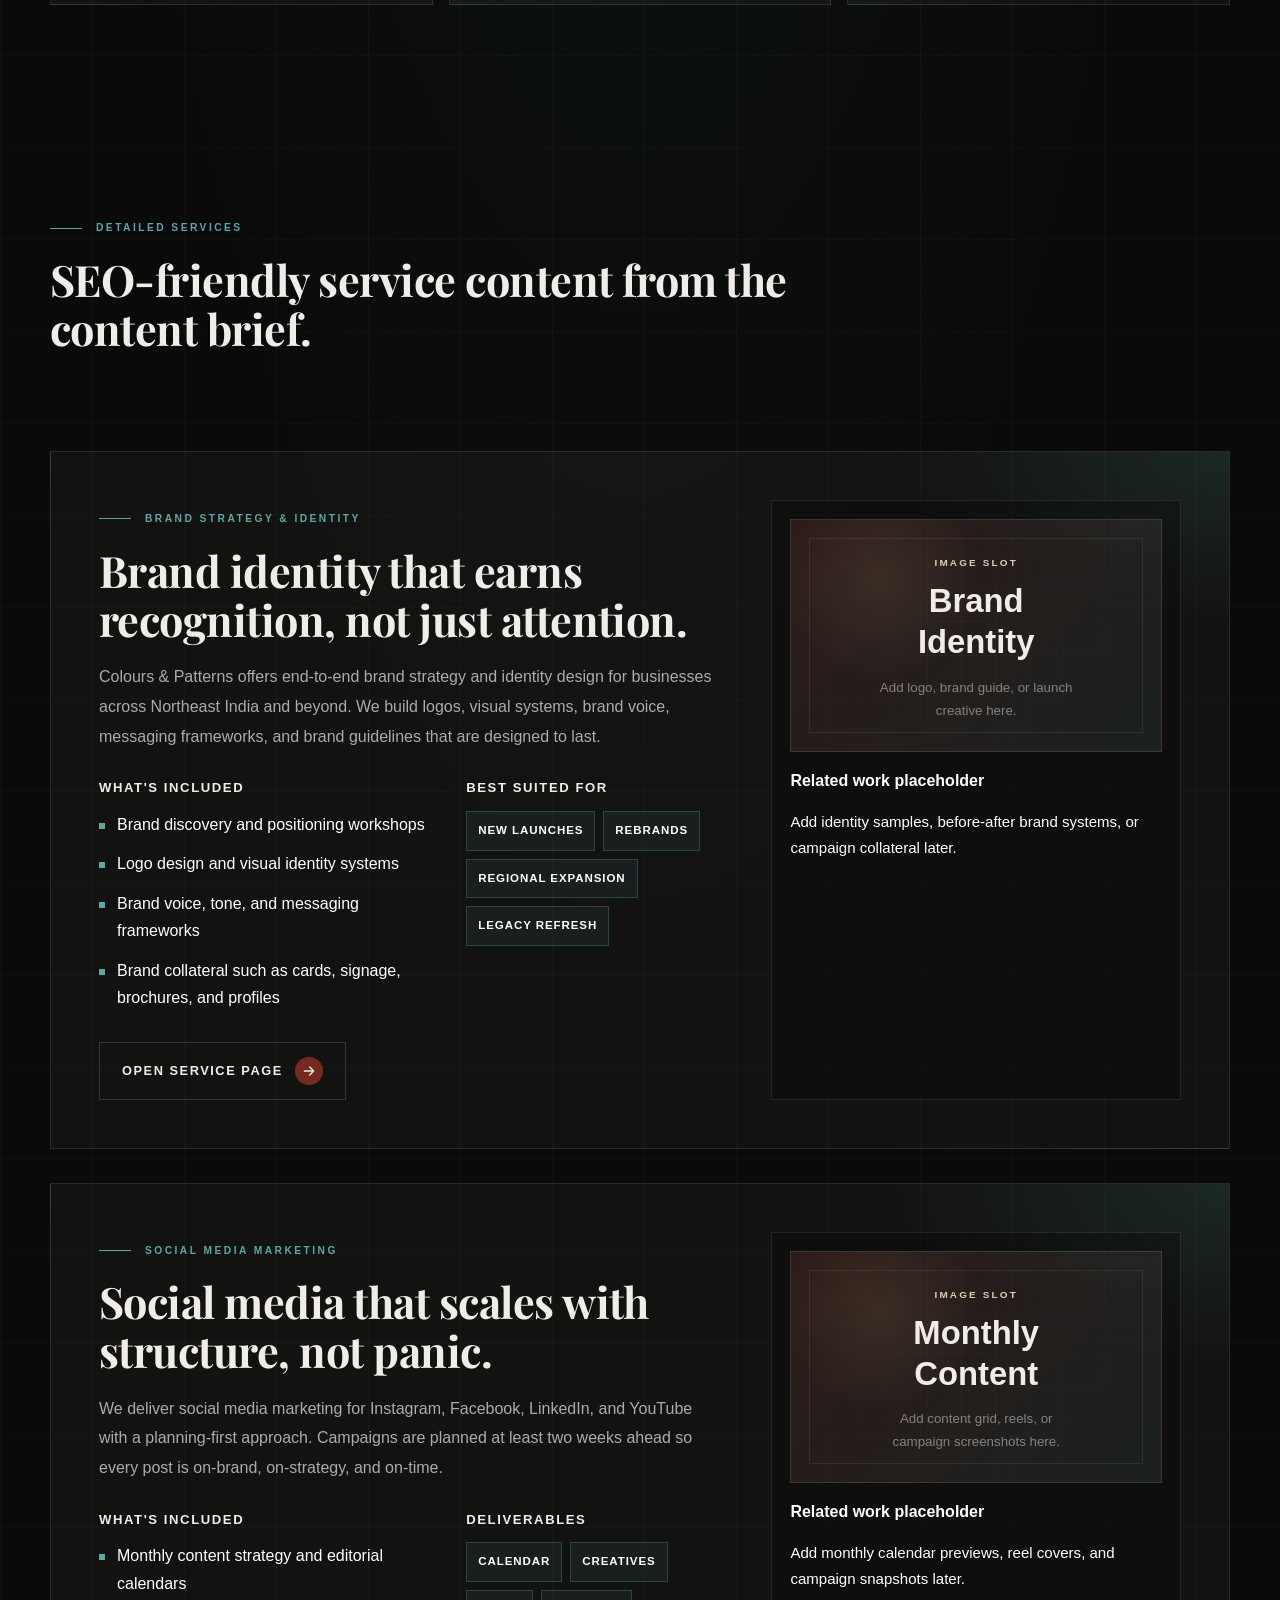
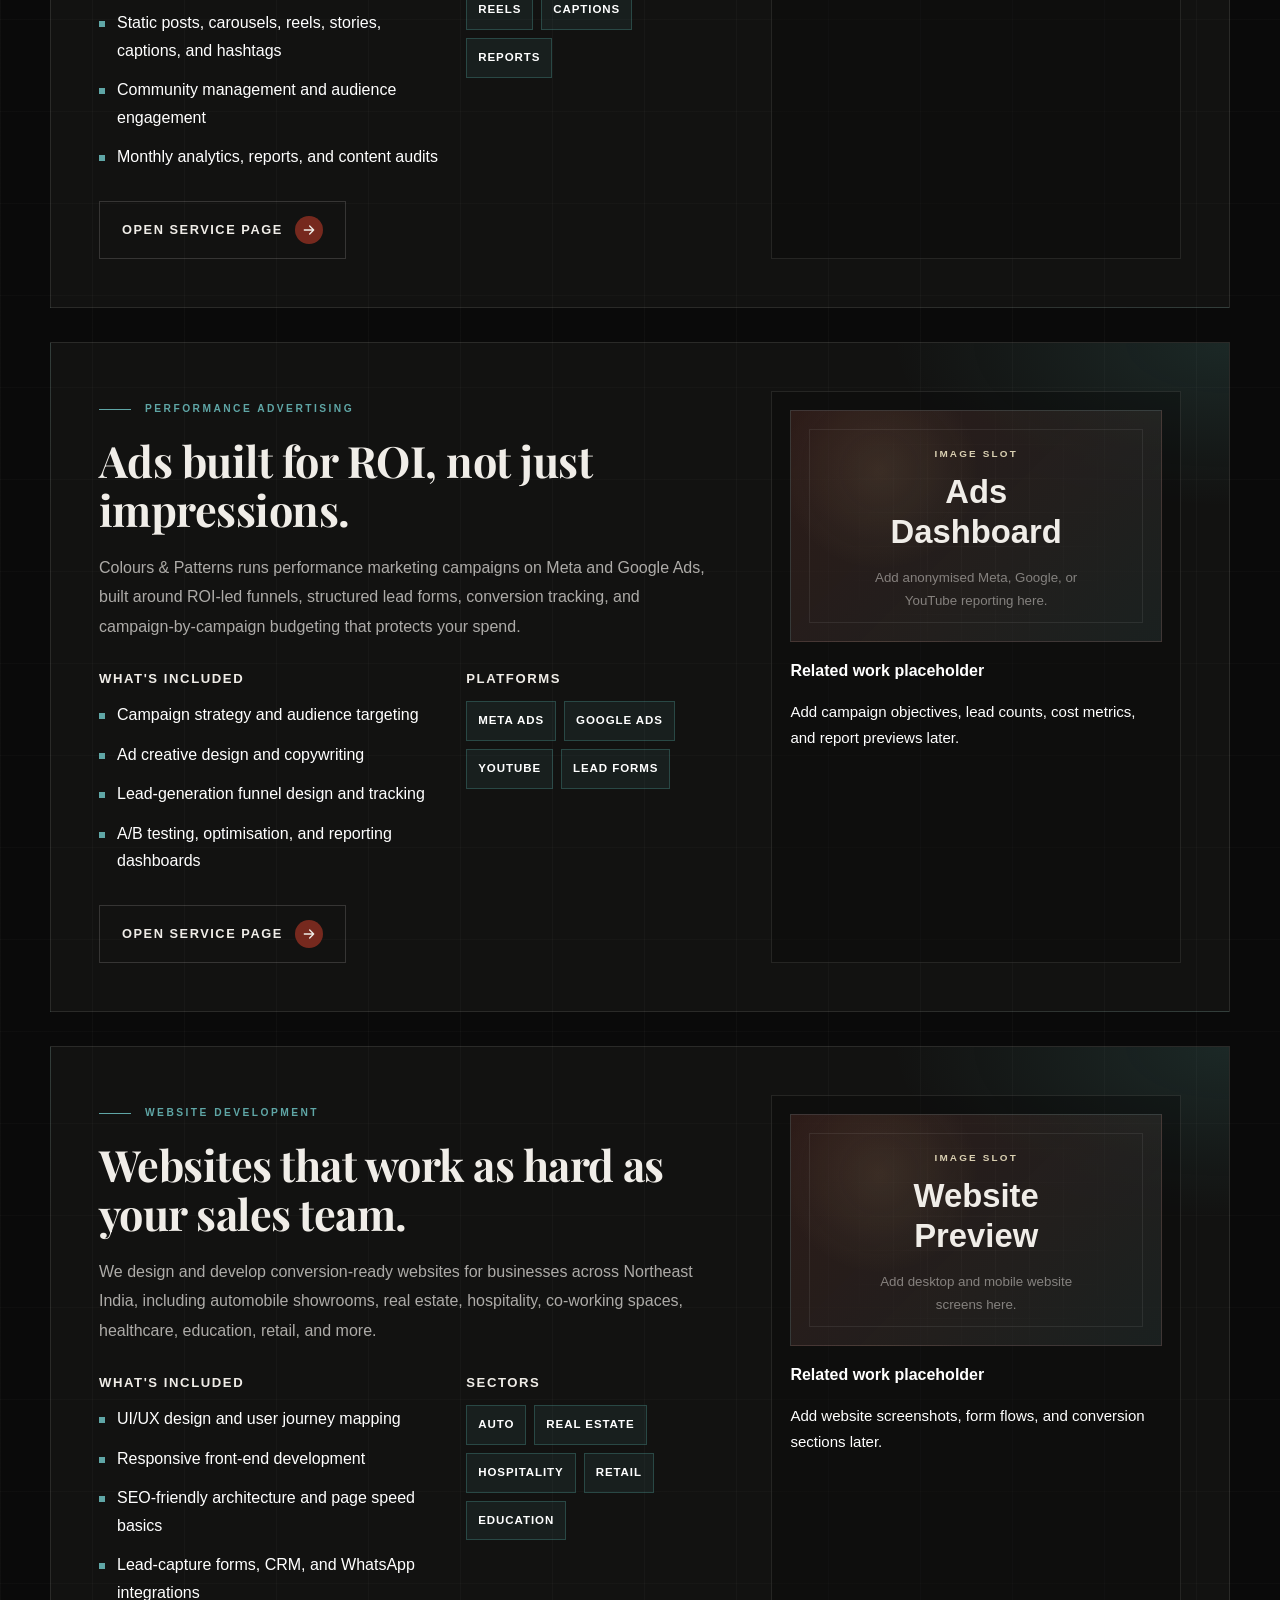
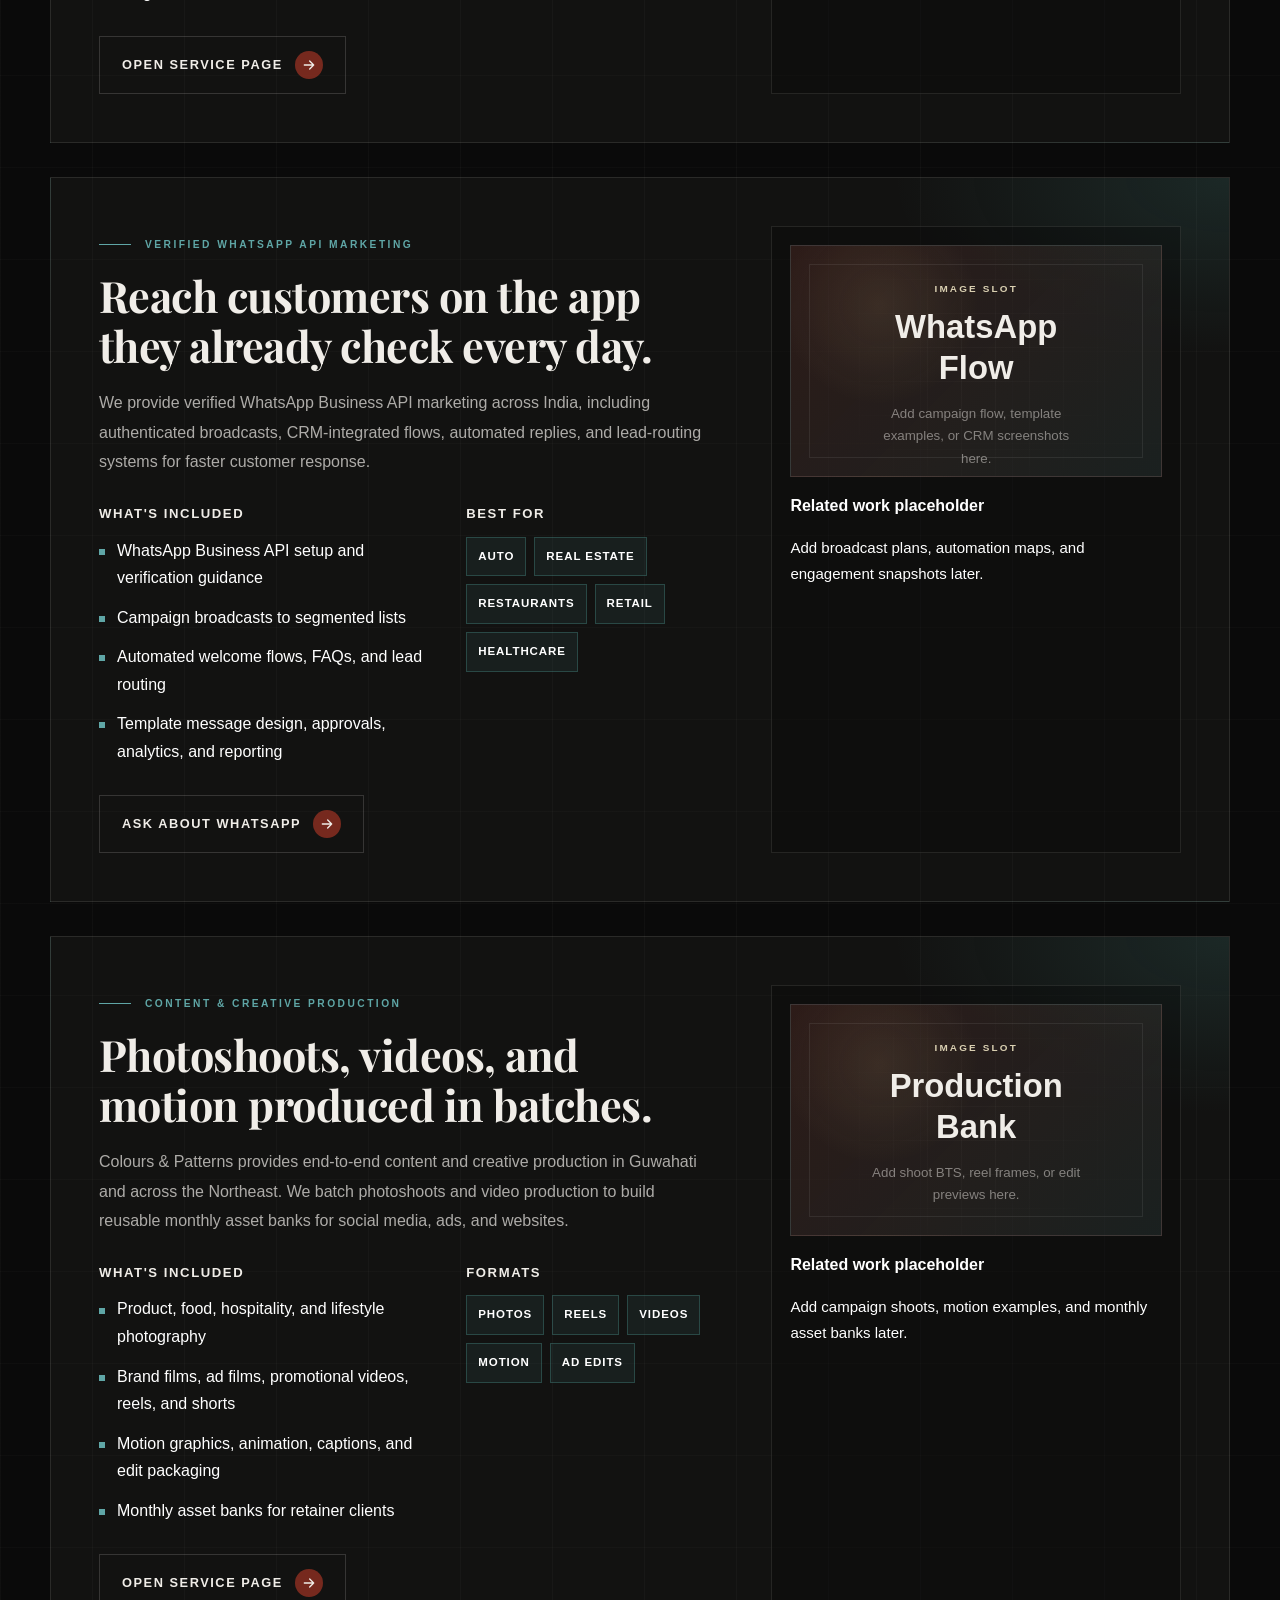
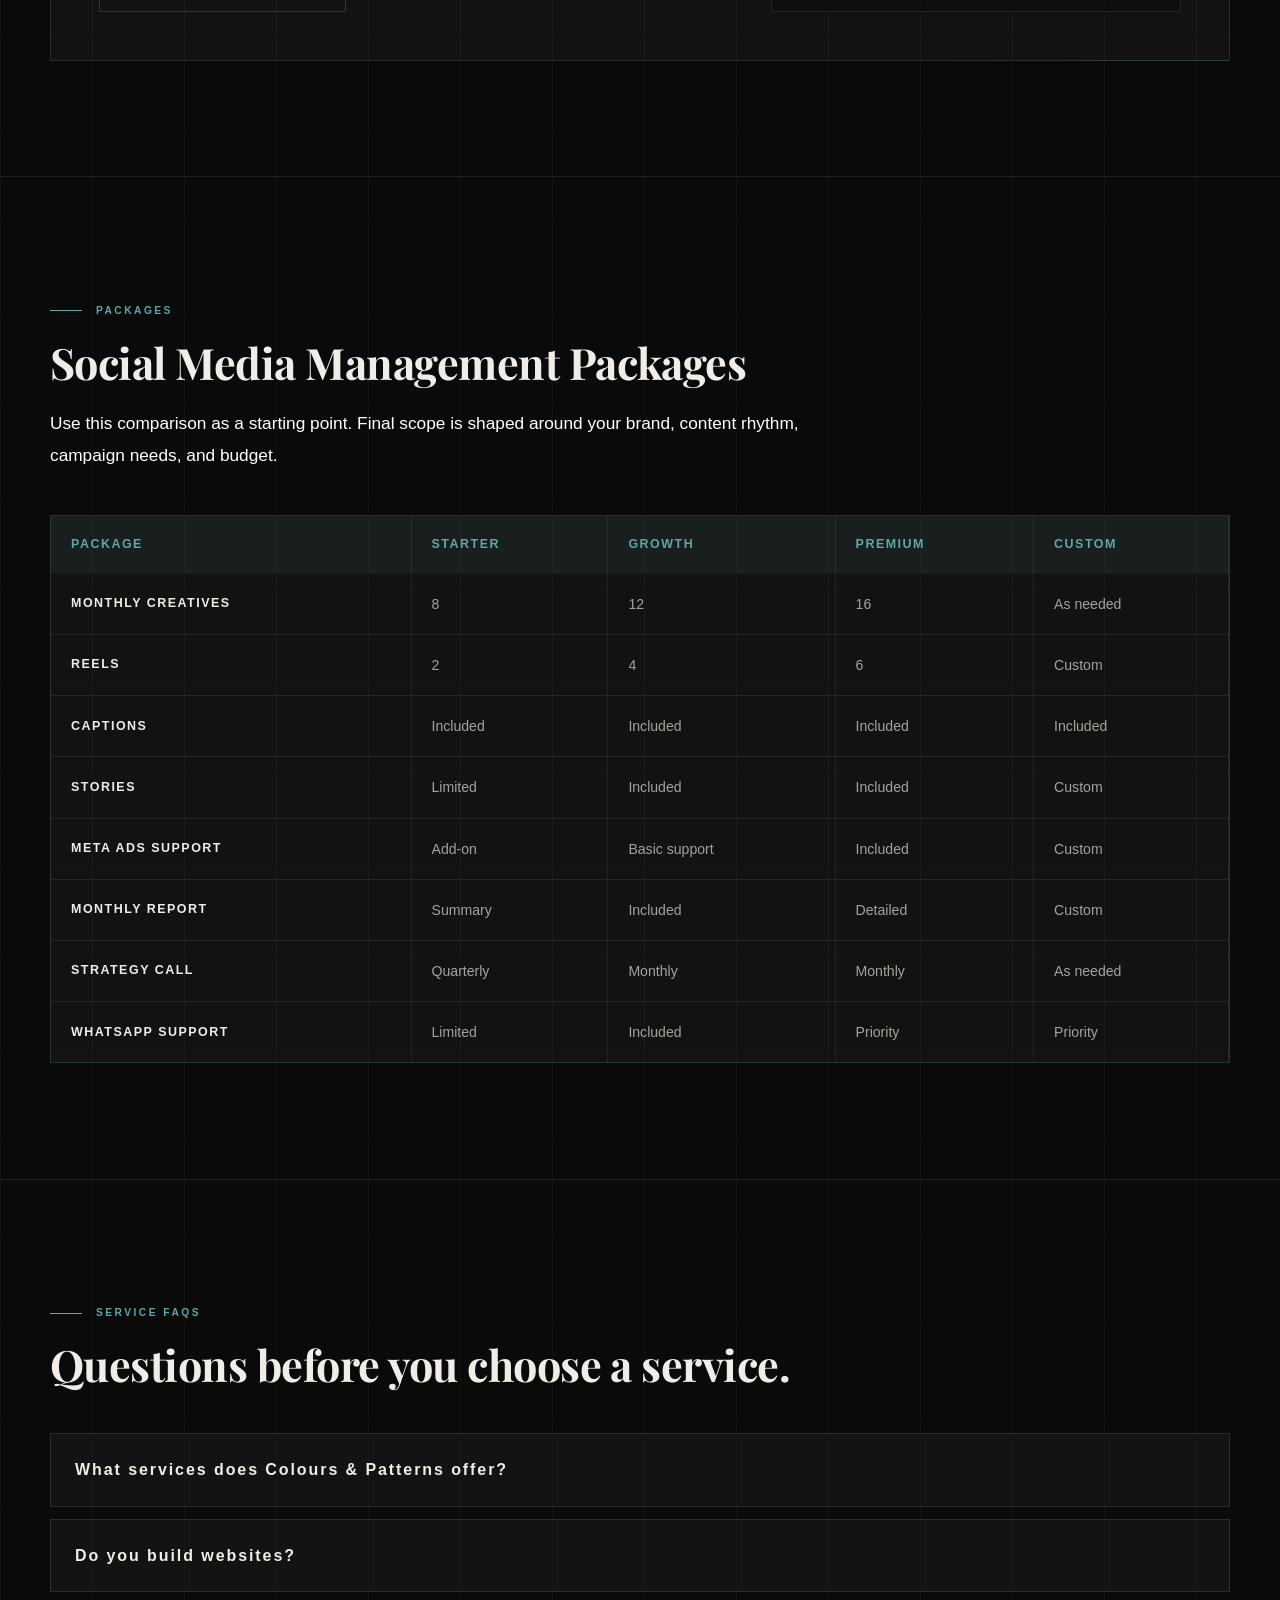
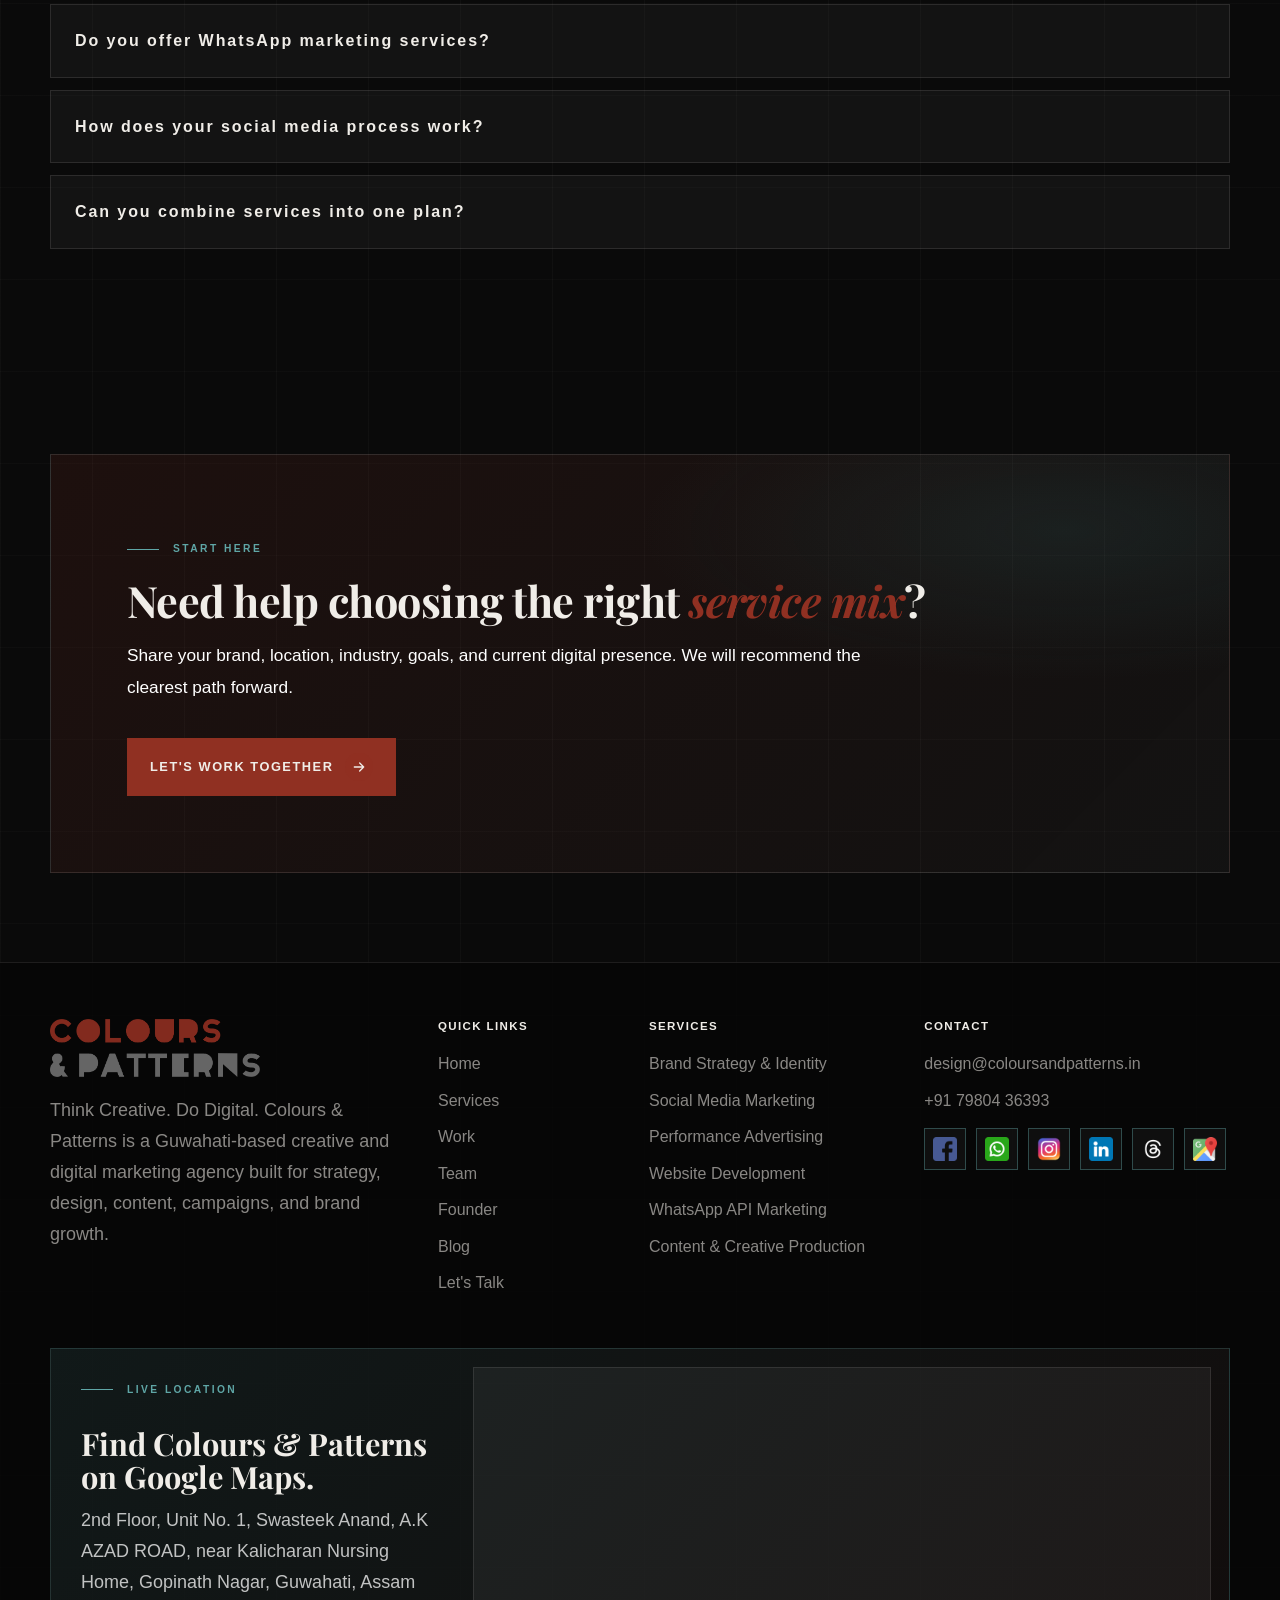
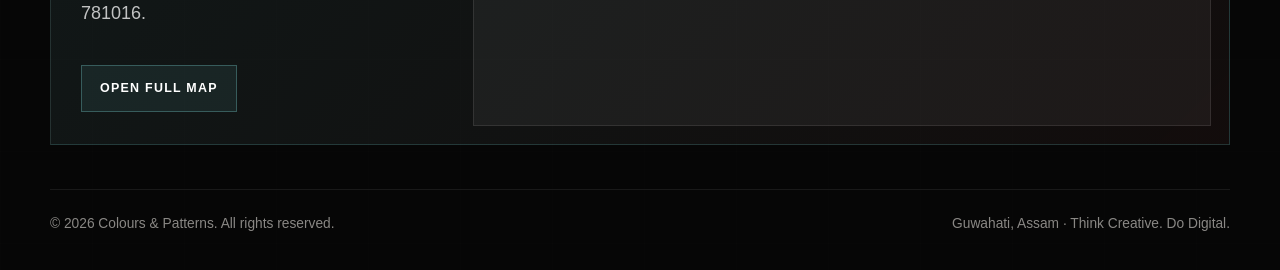
<file: services.html>
<!DOCTYPE html>
<html lang="en">
<head>
  <meta charset="UTF-8">
  <meta name="viewport" content="width=device-width, initial-scale=1.0">
  <title>Digital Marketing Services | Branding, Ads, Web &amp; WhatsApp Marketing</title>
  <meta name="description" content="Full-service creative and digital marketing in Northeast India: branding, social media, Meta and Google ads, websites, and verified WhatsApp API marketing.">
  <meta name="theme-color" content="#0a0a0a">
  <meta property="og:title" content="Digital Marketing Services | Colours &amp; Patterns">
  <meta property="og:description" content="Branding, social media, performance ads, websites, WhatsApp API marketing, and creative production for Northeast India brands.">
  <meta property="og:type" content="website">
  <link rel="preload" as="image" href="website/logo.png">
  <link rel="preconnect" href="https://fonts.googleapis.com">
  <link rel="preconnect" href="https://fonts.gstatic.com" crossorigin>
  <link href="https://fonts.googleapis.com/css2?family=Playfair+Display:ital,wght@0,500;0,600;0,700;0,800;0,900;1,400;1,500;1,700&display=swap" rel="stylesheet">
  <link rel="stylesheet" href="site-assets/styles.css">
  <noscript><style>.site-loader{display:none}</style></noscript>
</head>
<body data-page="services">
  <div class="scroll-progress" data-scroll-progress aria-hidden="true"></div>
  <a class="skip-link" href="#main">Skip to content</a>
  <div class="site-loader" data-site-loader role="status" aria-live="polite" aria-label="Loading Colours & Patterns">
    <div class="loader-inner">
      <img class="loader-logo" src="website/logo.png" alt="Colours & Patterns">
      <div class="loader-line" aria-hidden="true"><span class="loader-line-fill"></span></div>
      <div class="loader-foot">
        <span class="loader-count"><span data-loader-count>0</span><i>%</i></span>
        <span class="loader-tag">Think Creative. Do Digital.</span>
      </div>
    </div>
  </div>
  <div class="cursor-dot" aria-hidden="true"></div>
  <div class="cursor-ring" aria-hidden="true"></div>

  <header class="site-header" data-header>
    <div class="nav-wrap">
      <a class="brand" href="index.html" aria-label="Colours & Patterns home">
        <img class="brand-logo" src="website/logo.png" alt="Colours & Patterns">
      </a>
      <nav class="nav-links" aria-label="Primary navigation">
        <a href="index.html">Home</a>
        <div class="nav-dropdown" data-services-dropdown>
          <button class="nav-dropdown-toggle is-active" type="button" aria-expanded="false" aria-controls="services-menu" data-services-toggle>
            <span>Services</span><span class="nav-chevron" aria-hidden="true"></span>
          </button>
          <div class="nav-dropdown-menu" id="services-menu" role="menu" aria-label="Service pages">
            <a class="is-active" href="services.html" role="menuitem">All Services</a>
            <a href="social-media-marketing.html" role="menuitem">Social Media Marketing</a>
            <a href="performance-marketing.html" role="menuitem">Performance Marketing</a>
            <a href="branding-and-creative-design.html" role="menuitem">Branding &amp; Creative Design</a>
            <a href="website-and-digital-presence.html" role="menuitem">Website &amp; Digital Presence</a>
            <a href="video-and-reel-production.html" role="menuitem">Video &amp; Reel Production</a>
            <a href="marketing-strategy.html" role="menuitem">Marketing Strategy</a>
            <a href="wedding-design.html" role="menuitem">Wedding Design</a>
          </div>
        </div>
        <a href="results.html">Work</a>
        <a href="team.html">Team</a>
        <a href="founder.html">Founder</a>
        <a href="blog.html">Blog</a>
        <a href="lets-talk.html">Let's Talk</a>
      </nav>
      <div class="nav-actions">
        <a class="btn nav-cta primary" href="lets-talk.html"><span>Plan My Service Mix</span><span class="btn-icon" aria-hidden="true"><svg viewBox="0 0 24 24"><path d="M5 12h14M13 6l6 6-6 6" fill="none" stroke="currentColor" stroke-width="2" stroke-linecap="round" stroke-linejoin="round"/></svg></span></a>
        <button class="menu-toggle" type="button" aria-label="Open menu" aria-expanded="false" data-menu-toggle>
          <span></span><span></span><span></span>
        </button>
      </div>
    </div>
  </header>

  <main id="main">
    <section class="hero compact-hero" aria-labelledby="page-title">
      <div class="container hero-grid">
        <div class="reveal">
          <p class="eyebrow">Services</p>
          <h1 id="page-title">Six services. <em>One integrated agency</em>.</h1>
          <p class="lead">Colours &amp; Patterns is an integrated creative and digital marketing agency in Guwahati, Assam. You get strategy, design, content, paid media, websites, and WhatsApp marketing managed by a team that already knows your brand, audience, and market.</p>
          <div class="hero-actions">
            <a class="btn primary" href="lets-talk.html"><span>Plan My Service Mix</span><span class="btn-icon" aria-hidden="true"><svg viewBox="0 0 24 24"><path d="M5 12h14M13 6l6 6-6 6" fill="none" stroke="currentColor" stroke-width="2" stroke-linecap="round" stroke-linejoin="round"/></svg></span></a>
            <a class="btn secondary" href="#packages"><span>View Packages</span><span class="btn-icon" aria-hidden="true"><svg viewBox="0 0 24 24"><path d="M5 12h14M13 6l6 6-6 6" fill="none" stroke="currentColor" stroke-width="2" stroke-linecap="round" stroke-linejoin="round"/></svg></span></a>
          </div>
        </div>
        <div class="reveal">
          <div class="image-placeholder hero-visual" role="img" aria-label="Placeholder for integrated creative and digital marketing service image">
            <div class="placeholder-inner"><span>Service System</span><strong>Strategy + Design + Growth</strong><small>Add a service montage, workshop photo, or campaign board here.</small></div>
          </div>
        </div>
      </div>
    </section>

    <section class="section section-divider" aria-labelledby="service-map-title">
      <div class="container">
        <div class="section-head reveal">
          <p class="section-kicker">Service map</p>
          <h2 class="section-title" id="service-map-title">Everything your brand needs, organised into <em>clear service lanes</em>.</h2>
          <p class="section-lede">Choose one service or combine several into a practical monthly system for brand growth.</p>
        </div>
        <div class="overview-grid service-map">
          <a class="overview-card reveal" href="#brand-strategy"><span>01</span><h3>Brand Strategy &amp; Identity</h3><p>Logo systems, positioning, messaging, and brand guidelines.</p></a>
          <a class="overview-card reveal" href="#social-media"><span>02</span><h3>Social Media Marketing</h3><p>Content calendars, creatives, reels, captions, and reporting.</p></a>
          <a class="overview-card reveal" href="#performance"><span>03</span><h3>Performance Advertising</h3><p>Meta and Google campaigns built around leads and ROI.</p></a>
          <a class="overview-card reveal" href="#websites"><span>04</span><h3>Website Development</h3><p>Responsive websites, SEO architecture, forms, and integrations.</p></a>
          <a class="overview-card reveal" href="#whatsapp"><span>05</span><h3>WhatsApp API Marketing</h3><p>Verified broadcasts, automations, and CRM-connected flows.</p></a>
          <a class="overview-card reveal" href="#production"><span>06</span><h3>Content &amp; Creative Production</h3><p>Photoshoots, reels, motion, videos, and asset banks.</p></a>
        </div>
      </div>
    </section>

    <section class="section service-stack" aria-labelledby="details-title">
      <div class="container">
        <div class="section-head reveal">
          <p class="section-kicker">Detailed services</p>
          <h2 class="section-title" id="details-title">SEO-friendly service content from the content brief.</h2>
        </div>

        <article class="service-detail reveal" id="brand-strategy">
          <div class="service-detail-grid">
            <div class="service-copy">
              <p class="section-kicker">Brand Strategy &amp; Identity</p>
              <h2>Brand identity that earns recognition, not just attention.</h2>
              <p>Colours &amp; Patterns offers end-to-end brand strategy and identity design for businesses across Northeast India and beyond. We build logos, visual systems, brand voice, messaging frameworks, and brand guidelines that are designed to last.</p>
              <div class="service-columns">
                <div><h3>What's included</h3><ul class="deliverable-list"><li>Brand discovery and positioning workshops</li><li>Logo design and visual identity systems</li><li>Brand voice, tone, and messaging frameworks</li><li>Brand collateral such as cards, signage, brochures, and profiles</li></ul></div>
                <div><h3>Best suited for</h3><ul class="pill-list"><li>New launches</li><li>Rebrands</li><li>Regional expansion</li><li>Legacy refresh</li></ul></div>
              </div>
              <a class="btn secondary" href="branding-and-creative-design.html"><span>Open Service Page</span><span class="btn-icon" aria-hidden="true"><svg viewBox="0 0 24 24"><path d="M5 12h14M13 6l6 6-6 6" fill="none" stroke="currentColor" stroke-width="2" stroke-linecap="round" stroke-linejoin="round"/></svg></span></a>
            </div>
            <aside class="case-preview"><div class="image-placeholder ratio-wide" role="img" aria-label="Placeholder for brand identity case study image"><div class="placeholder-inner"><span>Image Slot</span><strong>Brand Identity</strong><small>Add logo, brand guide, or launch creative here.</small></div></div><h3>Related work placeholder</h3><p>Add identity samples, before-after brand systems, or campaign collateral later.</p></aside>
          </div>
        </article>

        <article class="service-detail reveal" id="social-media">
          <div class="service-detail-grid">
            <div class="service-copy">
              <p class="section-kicker">Social Media Marketing</p>
              <h2>Social media that scales with structure, not panic.</h2>
              <p>We deliver social media marketing for Instagram, Facebook, LinkedIn, and YouTube with a planning-first approach. Campaigns are planned at least two weeks ahead so every post is on-brand, on-strategy, and on-time.</p>
              <div class="service-columns">
                <div><h3>What's included</h3><ul class="deliverable-list"><li>Monthly content strategy and editorial calendars</li><li>Static posts, carousels, reels, stories, captions, and hashtags</li><li>Community management and audience engagement</li><li>Monthly analytics, reports, and content audits</li></ul></div>
                <div><h3>Deliverables</h3><ul class="pill-list"><li>Calendar</li><li>Creatives</li><li>Reels</li><li>Captions</li><li>Reports</li></ul></div>
              </div>
              <a class="btn secondary" href="social-media-marketing.html"><span>Open Service Page</span><span class="btn-icon" aria-hidden="true"><svg viewBox="0 0 24 24"><path d="M5 12h14M13 6l6 6-6 6" fill="none" stroke="currentColor" stroke-width="2" stroke-linecap="round" stroke-linejoin="round"/></svg></span></a>
            </div>
            <aside class="case-preview"><div class="image-placeholder ratio-wide" role="img" aria-label="Placeholder for social media marketing case study image"><div class="placeholder-inner"><span>Image Slot</span><strong>Monthly Content</strong><small>Add content grid, reels, or campaign screenshots here.</small></div></div><h3>Related work placeholder</h3><p>Add monthly calendar previews, reel covers, and campaign snapshots later.</p></aside>
          </div>
        </article>

        <article class="service-detail reveal" id="performance">
          <div class="service-detail-grid">
            <div class="service-copy">
              <p class="section-kicker">Performance Advertising</p>
              <h2>Ads built for ROI, not just impressions.</h2>
              <p>Colours &amp; Patterns runs performance marketing campaigns on Meta and Google Ads, built around ROI-led funnels, structured lead forms, conversion tracking, and campaign-by-campaign budgeting that protects your spend.</p>
              <div class="service-columns">
                <div><h3>What's included</h3><ul class="deliverable-list"><li>Campaign strategy and audience targeting</li><li>Ad creative design and copywriting</li><li>Lead-generation funnel design and tracking</li><li>A/B testing, optimisation, and reporting dashboards</li></ul></div>
                <div><h3>Platforms</h3><ul class="pill-list"><li>Meta Ads</li><li>Google Ads</li><li>YouTube</li><li>Lead forms</li></ul></div>
              </div>
              <a class="btn secondary" href="performance-marketing.html"><span>Open Service Page</span><span class="btn-icon" aria-hidden="true"><svg viewBox="0 0 24 24"><path d="M5 12h14M13 6l6 6-6 6" fill="none" stroke="currentColor" stroke-width="2" stroke-linecap="round" stroke-linejoin="round"/></svg></span></a>
            </div>
            <aside class="case-preview"><div class="image-placeholder ratio-wide" role="img" aria-label="Placeholder for performance advertising dashboard image"><div class="placeholder-inner"><span>Image Slot</span><strong>Ads Dashboard</strong><small>Add anonymised Meta, Google, or YouTube reporting here.</small></div></div><h3>Related work placeholder</h3><p>Add campaign objectives, lead counts, cost metrics, and report previews later.</p></aside>
          </div>
        </article>

        <article class="service-detail reveal" id="websites">
          <div class="service-detail-grid">
            <div class="service-copy">
              <p class="section-kicker">Website Development</p>
              <h2>Websites that work as hard as your sales team.</h2>
              <p>We design and develop conversion-ready websites for businesses across Northeast India, including automobile showrooms, real estate, hospitality, co-working spaces, healthcare, education, retail, and more.</p>
              <div class="service-columns">
                <div><h3>What's included</h3><ul class="deliverable-list"><li>UI/UX design and user journey mapping</li><li>Responsive front-end development</li><li>SEO-friendly architecture and page speed basics</li><li>Lead-capture forms, CRM, and WhatsApp integrations</li></ul></div>
                <div><h3>Sectors</h3><ul class="pill-list"><li>Auto</li><li>Real estate</li><li>Hospitality</li><li>Retail</li><li>Education</li></ul></div>
              </div>
              <a class="btn secondary" href="website-and-digital-presence.html"><span>Open Service Page</span><span class="btn-icon" aria-hidden="true"><svg viewBox="0 0 24 24"><path d="M5 12h14M13 6l6 6-6 6" fill="none" stroke="currentColor" stroke-width="2" stroke-linecap="round" stroke-linejoin="round"/></svg></span></a>
            </div>
            <aside class="case-preview"><div class="image-placeholder ratio-wide" role="img" aria-label="Placeholder for website development project image"><div class="placeholder-inner"><span>Image Slot</span><strong>Website Preview</strong><small>Add desktop and mobile website screens here.</small></div></div><h3>Related work placeholder</h3><p>Add website screenshots, form flows, and conversion sections later.</p></aside>
          </div>
        </article>

        <article class="service-detail reveal" id="whatsapp">
          <div class="service-detail-grid">
            <div class="service-copy">
              <p class="section-kicker">Verified WhatsApp API Marketing</p>
              <h2>Reach customers on the app they already check every day.</h2>
              <p>We provide verified WhatsApp Business API marketing across India, including authenticated broadcasts, CRM-integrated flows, automated replies, and lead-routing systems for faster customer response.</p>
              <div class="service-columns">
                <div><h3>What's included</h3><ul class="deliverable-list"><li>WhatsApp Business API setup and verification guidance</li><li>Campaign broadcasts to segmented lists</li><li>Automated welcome flows, FAQs, and lead routing</li><li>Template message design, approvals, analytics, and reporting</li></ul></div>
                <div><h3>Best for</h3><ul class="pill-list"><li>Auto</li><li>Real estate</li><li>Restaurants</li><li>Retail</li><li>Healthcare</li></ul></div>
              </div>
              <a class="btn secondary" href="lets-talk.html"><span>Ask About WhatsApp</span><span class="btn-icon" aria-hidden="true"><svg viewBox="0 0 24 24"><path d="M5 12h14M13 6l6 6-6 6" fill="none" stroke="currentColor" stroke-width="2" stroke-linecap="round" stroke-linejoin="round"/></svg></span></a>
            </div>
            <aside class="case-preview"><div class="image-placeholder ratio-wide" role="img" aria-label="Placeholder for WhatsApp API marketing workflow image"><div class="placeholder-inner"><span>Image Slot</span><strong>WhatsApp Flow</strong><small>Add campaign flow, template examples, or CRM screenshots here.</small></div></div><h3>Related work placeholder</h3><p>Add broadcast plans, automation maps, and engagement snapshots later.</p></aside>
          </div>
        </article>

        <article class="service-detail reveal" id="production">
          <div class="service-detail-grid">
            <div class="service-copy">
              <p class="section-kicker">Content &amp; Creative Production</p>
              <h2>Photoshoots, videos, and motion produced in batches.</h2>
              <p>Colours &amp; Patterns provides end-to-end content and creative production in Guwahati and across the Northeast. We batch photoshoots and video production to build reusable monthly asset banks for social media, ads, and websites.</p>
              <div class="service-columns">
                <div><h3>What's included</h3><ul class="deliverable-list"><li>Product, food, hospitality, and lifestyle photography</li><li>Brand films, ad films, promotional videos, reels, and shorts</li><li>Motion graphics, animation, captions, and edit packaging</li><li>Monthly asset banks for retainer clients</li></ul></div>
                <div><h3>Formats</h3><ul class="pill-list"><li>Photos</li><li>Reels</li><li>Videos</li><li>Motion</li><li>Ad edits</li></ul></div>
              </div>
              <a class="btn secondary" href="video-and-reel-production.html"><span>Open Service Page</span><span class="btn-icon" aria-hidden="true"><svg viewBox="0 0 24 24"><path d="M5 12h14M13 6l6 6-6 6" fill="none" stroke="currentColor" stroke-width="2" stroke-linecap="round" stroke-linejoin="round"/></svg></span></a>
            </div>
            <aside class="case-preview"><div class="image-placeholder ratio-wide" role="img" aria-label="Placeholder for content production image"><div class="placeholder-inner"><span>Image Slot</span><strong>Production Bank</strong><small>Add shoot BTS, reel frames, or edit previews here.</small></div></div><h3>Related work placeholder</h3><p>Add campaign shoots, motion examples, and monthly asset banks later.</p></aside>
          </div>
        </article>
      </div>
    </section>

    <section class="section section-divider" id="packages" aria-labelledby="packages-title">
      <div class="container">
        <div class="section-head reveal">
          <p class="section-kicker">Packages</p>
          <h2 class="section-title" id="packages-title">Social Media Management Packages</h2>
          <p class="section-lede">Use this comparison as a starting point. Final scope is shaped around your brand, content rhythm, campaign needs, and budget.</p>
        </div>
        <div class="package-table-wrap reveal">
          <table class="package-table">
            <thead><tr><th>Package</th><th>Starter</th><th>Growth</th><th>Premium</th><th>Custom</th></tr></thead>
            <tbody>
              <tr><th>Monthly creatives</th><td>8</td><td>12</td><td>16</td><td>As needed</td></tr>
              <tr><th>Reels</th><td>2</td><td>4</td><td>6</td><td>Custom</td></tr>
              <tr><th>Captions</th><td>Included</td><td>Included</td><td>Included</td><td>Included</td></tr>
              <tr><th>Stories</th><td>Limited</td><td>Included</td><td>Included</td><td>Custom</td></tr>
              <tr><th>Meta ads support</th><td>Add-on</td><td>Basic support</td><td>Included</td><td>Custom</td></tr>
              <tr><th>Monthly report</th><td>Summary</td><td>Included</td><td>Detailed</td><td>Custom</td></tr>
              <tr><th>Strategy call</th><td>Quarterly</td><td>Monthly</td><td>Monthly</td><td>As needed</td></tr>
              <tr><th>WhatsApp support</th><td>Limited</td><td>Included</td><td>Priority</td><td>Priority</td></tr>
            </tbody>
          </table>
        </div>
      </div>
    </section>

    <section class="section section-divider" aria-labelledby="services-faq-title">
      <div class="container">
        <div class="section-head reveal">
          <p class="section-kicker">Service FAQs</p>
          <h2 class="section-title" id="services-faq-title">Questions before you choose a service.</h2>
        </div>
        <div class="faq-list">
          <details class="faq-item reveal"><summary>What services does Colours &amp; Patterns offer?</summary><p>We offer brand strategy and identity, social media marketing, performance advertising, website development, verified WhatsApp API marketing, and content and creative production.</p></details>
          <details class="faq-item reveal"><summary>Do you build websites?</summary><p>Yes. We design and develop conversion-ready websites with responsive layouts, SEO-friendly architecture, lead-capture forms, and WhatsApp or CRM integrations.</p></details>
          <details class="faq-item reveal"><summary>Do you offer WhatsApp marketing services?</summary><p>Yes. We provide verified WhatsApp Business API marketing, including campaign broadcasts, CRM-integrated flows, automated welcome journeys, and lead routing.</p></details>
          <details class="faq-item reveal"><summary>How does your social media process work?</summary><p>We plan content in advance, build a monthly calendar, create posts and reels, manage approvals, publish consistently, and report performance each month.</p></details>
          <details class="faq-item reveal"><summary>Can you combine services into one plan?</summary><p>Yes. Many clients combine social media, ads, websites, WhatsApp campaigns, and creative production into one integrated monthly service plan.</p></details>
        </div>
      </div>
    </section>

    <section class="section tight">
      <div class="container">
        <div class="cta-band reveal">
          <p class="section-kicker">Start here</p>
          <h2>Need help choosing the right <em>service mix</em>?</h2>
          <p class="section-lede">Share your brand, location, industry, goals, and current digital presence. We will recommend the clearest path forward.</p>
          <div class="cta-actions"><a class="btn primary" href="lets-talk.html"><span>Let's Work Together</span><span class="btn-icon" aria-hidden="true"><svg viewBox="0 0 24 24"><path d="M5 12h14M13 6l6 6-6 6" fill="none" stroke="currentColor" stroke-width="2" stroke-linecap="round" stroke-linejoin="round"/></svg></span></a></div>
        </div>
      </div>
    </section>
  </main>

  <footer class="site-footer">
    <div class="container">
      <div class="footer-grid">
        <div>
          <img class="footer-logo" src="website/logo.png" alt="Colours & Patterns">
          <p>Think Creative. Do Digital. Colours &amp; Patterns is a Guwahati-based creative and digital marketing agency built for strategy, design, content, campaigns, and brand growth.</p>
        </div>
        <div>
          <h3>Quick links</h3>
          <a href="index.html">Home</a>
          <a href="services.html">Services</a>
          <a href="results.html">Work</a>
          <a href="team.html">Team</a>
          <a href="founder.html">Founder</a>
          <a href="blog.html">Blog</a>
          <a href="lets-talk.html">Let's Talk</a>
        </div>
        <div>
          <h3>Services</h3>
          <a href="branding-and-creative-design.html">Brand Strategy &amp; Identity</a>
          <a href="social-media-marketing.html">Social Media Marketing</a>
          <a href="performance-marketing.html">Performance Advertising</a>
          <a href="website-and-digital-presence.html">Website Development</a>
          <a href="marketing-strategy.html">WhatsApp API Marketing</a>
          <a href="video-and-reel-production.html">Content &amp; Creative Production</a>
        </div>
        <div>
          <h3>Contact</h3>
          <a href="mailto:design@coloursandpatterns.in">design@coloursandpatterns.in</a>
          <a href="tel:+917980436393">+91 79804 36393</a>
          <div class="social-logo-links" aria-label="Social and location links">
            <a class="social-logo-link" href="https://www.facebook.com/coloursandpatterns/" target="_blank" rel="noopener" aria-label="Facebook"><img class="social-logo" src="site-assets/social-icons/facebook.png" alt="" width="24" height="24" loading="lazy"><span>Facebook</span></a>
            <a class="social-logo-link" href="https://wa.me/917980436393?text=Hi%20Colours%20%26%20Patterns%2C%20I%20want%20to%20discuss%20a%20project%20and%20explore%20how%20we%20can%20work%20together." target="_blank" rel="noopener" aria-label="WhatsApp"><img class="social-logo" src="site-assets/social-icons/whatsapp.png" alt="" width="24" height="24" loading="lazy"><span>WhatsApp</span></a>
            <a class="social-logo-link" href="https://www.instagram.com/coloursandpatterns_/" target="_blank" rel="noopener" aria-label="Instagram"><img class="social-logo" src="site-assets/social-icons/instagram.png" alt="" width="24" height="24" loading="lazy"><span>Insta</span></a>
            <a class="social-logo-link" href="https://www.linkedin.com/company/coloursandpatternsghy/" target="_blank" rel="noopener" aria-label="LinkedIn"><img class="social-logo" src="site-assets/social-icons/linkedin.png" alt="" width="24" height="24" loading="lazy"><span>LinkedIn</span></a>
            <a class="social-logo-link" href="https://www.threads.com/@coloursandpatterns_" target="_blank" rel="noopener" aria-label="Threads"><img class="social-logo" src="site-assets/social-icons/threads-square.png" alt="" width="24" height="24" loading="lazy"><span>Threads</span></a>
            <a class="social-logo-link" href="https://www.google.com/maps/place/Colours+and+Patterns/@26.1625644,91.7429782,15.75z/data=!4m6!3m5!1s0x375a5bb6634c8951:0xe9c1a46cdf760750!8m2!3d26.1623664!4d91.7445813!16s%2Fg%2F11h25ltyyt!18m1!1e1?entry=ttu&amp;g_ep=EgoyMDI2MDUyMC4wIKXMDSoASAFQAw%3D%3D" target="_blank" rel="noopener" aria-label="Google Maps"><img class="social-logo" src="site-assets/social-icons/google-maps.png" alt="" width="24" height="24" loading="lazy"><span>Google Maps</span></a>
          </div>
        </div>
      </div>
      <div class="footer-live-map" aria-label="Live Google Maps location for Colours and Patterns">
        <div class="footer-map-copy">
          <span class="eyebrow">Live location</span>
          <h3>Find Colours &amp; Patterns on Google Maps.</h3>
          <p>2nd Floor, Unit No. 1, Swasteek Anand, A.K AZAD ROAD, near Kalicharan Nursing Home, Gopinath Nagar, Guwahati, Assam 781016.</p>
          <a class="footer-map-link" href="https://www.google.com/maps/place/Colours+and+Patterns/@26.1625644,91.7429782,15.75z/data=!4m6!3m5!1s0x375a5bb6634c8951:0xe9c1a46cdf760750!8m2!3d26.1623664!4d91.7445813!16s%2Fg%2F11h25ltyyt!18m1!1e1?entry=ttu&amp;g_ep=EgoyMDI2MDUyMC4wIKXMDSoASAFQAw%3D%3D" target="_blank" rel="noopener">Open full map</a>
        </div>
        <div class="footer-map-frame">
          <iframe title="Live Google Map for Colours and Patterns in Guwahati" src="https://maps.google.com/maps?width=100%25&amp;height=380&amp;hl=en&amp;q=26.1623664%2C91.7445813&amp;t=&amp;z=17&amp;ie=UTF8&amp;iwloc=B&amp;output=embed" loading="lazy" referrerpolicy="no-referrer-when-downgrade" allowfullscreen></iframe>
        </div>
      </div>
      <div class="footer-bottom">
        <span>&copy; <span data-year></span> Colours &amp; Patterns. All rights reserved.</span>
        <span>Guwahati, Assam &middot; Think Creative. Do Digital.</span>
      </div>
    </div>
  </footer>
  <script type="application/ld+json">
  {
    "@context": "https://schema.org",
    "@graph": [
      {
        "@type": "Service",
        "@id": "https://www.coloursandpatterns.in/services.html#services",
        "name": "Creative and Digital Marketing Services",
        "provider": {"@type": "LocalBusiness", "name": "Colours & Patterns"},
        "areaServed": ["Guwahati", "Assam", "Northeast India"],
        "hasOfferCatalog": {
          "@type": "OfferCatalog",
          "name": "Colours & Patterns Services",
          "itemListElement": [
            {"@type": "Offer", "itemOffered": {"@type": "Service", "name": "Brand Strategy and Identity"}},
            {"@type": "Offer", "itemOffered": {"@type": "Service", "name": "Social Media Marketing"}},
            {"@type": "Offer", "itemOffered": {"@type": "Service", "name": "Performance Advertising"}},
            {"@type": "Offer", "itemOffered": {"@type": "Service", "name": "Website Development"}},
            {"@type": "Offer", "itemOffered": {"@type": "Service", "name": "Verified WhatsApp API Marketing"}},
            {"@type": "Offer", "itemOffered": {"@type": "Service", "name": "Content and Creative Production"}}
          ]
        }
      },
      {
        "@type": "FAQPage",
        "@id": "https://www.coloursandpatterns.in/services.html#faq",
        "mainEntity": [
          {"@type": "Question", "name": "What services does Colours & Patterns offer?", "acceptedAnswer": {"@type": "Answer", "text": "Colours & Patterns offers brand strategy and identity, social media marketing, performance advertising, website development, verified WhatsApp API marketing, and content and creative production."}},
          {"@type": "Question", "name": "Do you build websites?", "acceptedAnswer": {"@type": "Answer", "text": "Yes. Colours & Patterns designs and develops conversion-ready websites with responsive layouts, SEO-friendly architecture, lead-capture forms, and integrations."}},
          {"@type": "Question", "name": "Do you offer WhatsApp marketing services?", "acceptedAnswer": {"@type": "Answer", "text": "Yes. Colours & Patterns provides verified WhatsApp Business API marketing including broadcasts, CRM-integrated flows, automated welcome journeys, and lead routing."}},
          {"@type": "Question", "name": "How does your social media process work?", "acceptedAnswer": {"@type": "Answer", "text": "Colours & Patterns plans content in advance, creates a monthly calendar, produces posts and reels, manages approvals, publishes consistently, and reports performance each month."}},
          {"@type": "Question", "name": "Can you combine services into one plan?", "acceptedAnswer": {"@type": "Answer", "text": "Yes. Services can be combined into one integrated monthly plan across content, ads, websites, WhatsApp campaigns, and creative production."}}
        ]
      }
    ]
  }
  </script>
  <button class="wa-trigger" data-wa-trigger aria-label="Chat on WhatsApp" aria-expanded="false">
    <img src="site-assets/social-icons/whatsapp.png" alt="" width="26" height="26" loading="lazy">
    <span class="wa-trigger-badge" aria-hidden="true">1</span>
  </button>
  <div class="wa-card-wrap" data-wa-wrap aria-hidden="true">
    <div class="wa-card">
      <div class="wa-card-header">
        <div class="wa-avatar">
          <img src="site-assets/social-icons/whatsapp.png" alt="" width="22" height="22" loading="lazy">
        </div>
        <div class="wa-card-meta">
          <strong>Colours &amp; Patterns</strong>
          <span class="wa-status"><span class="wa-status-dot" aria-hidden="true"></span>Online</span>
        </div>
        <button class="wa-close" data-wa-close aria-label="Close chat"><svg viewBox="0 0 24 24" fill="none"><path d="M18 6L6 18M6 6l12 12" stroke="currentColor" stroke-width="2" stroke-linecap="round"/></svg></button>
      </div>
      <div class="wa-card-body">
        <div class="wa-bubble">
          <p>Hi there! &#x1F44B;</p>
          <span class="wa-time">Just now</span>
        </div>
        <div class="wa-bubble wa-bubble--delay">
          <p>Ready to discuss your next project? We&#x2019;d love to hear from you!</p>
          <span class="wa-time">Just now</span>
        </div>
      </div>
      <a class="wa-card-cta" href="https://wa.me/917980436393?text=Hi%20Colours%20%26%20Patterns%2C%20I%20want%20to%20discuss%20a%20project%20and%20explore%20how%20we%20can%20work%20together." target="_blank" rel="noopener">
        <svg viewBox="0 0 24 24" fill="currentColor"><path d="M.057 24l1.687-6.163c-1.041-1.804-1.588-3.849-1.587-5.946.003-6.556 5.338-11.891 11.893-11.891 3.181.001 6.167 1.24 8.413 3.488 2.245 2.248 3.481 5.236 3.48 8.414-.003 6.557-5.338 11.892-11.893 11.892-1.99-.001-3.951-.5-5.688-1.448l-6.305 1.654zm6.597-3.807c1.676.995 3.276 1.591 5.392 1.592 5.448 0 9.886-4.434 9.889-9.885.002-5.462-4.415-9.89-9.881-9.892-5.452 0-9.887 4.434-9.889 9.884-.001 2.225.651 3.891 1.746 5.634l-.999 3.648 3.742-.981zm11.387-5.464c-.074-.124-.272-.198-.57-.347-.297-.149-1.758-.868-2.031-.967-.272-.099-.47-.149-.669.149-.198.297-.768.967-.941 1.165-.173.198-.347.223-.644.074-.297-.149-1.255-.462-2.39-1.475-.883-.788-1.48-1.761-1.653-2.059-.173-.297-.018-.458.13-.606.134-.133.297-.347.446-.521.151-.172.2-.296.3-.495.099-.198.05-.372-.025-.521-.075-.148-.669-1.611-.916-2.206-.242-.579-.487-.501-.669-.51l-.57-.01c-.198 0-.52.074-.792.372s-1.04 1.016-1.04 2.479 1.065 2.876 1.213 3.074c.149.198 2.095 3.2 5.076 4.487.709.306 1.263.489 1.694.626.712.226 1.36.194 1.872.118.571-.085 1.758-.719 2.006-1.413.248-.695.248-1.29.173-1.414z"/></svg>
        <span>Start WhatsApp chat</span>
      </a>
    </div>
    <div class="wa-backdrop" data-wa-backdrop></div>
  </div>
  <script src="site-assets/app.js"></script>
</body>
</html>
</file>
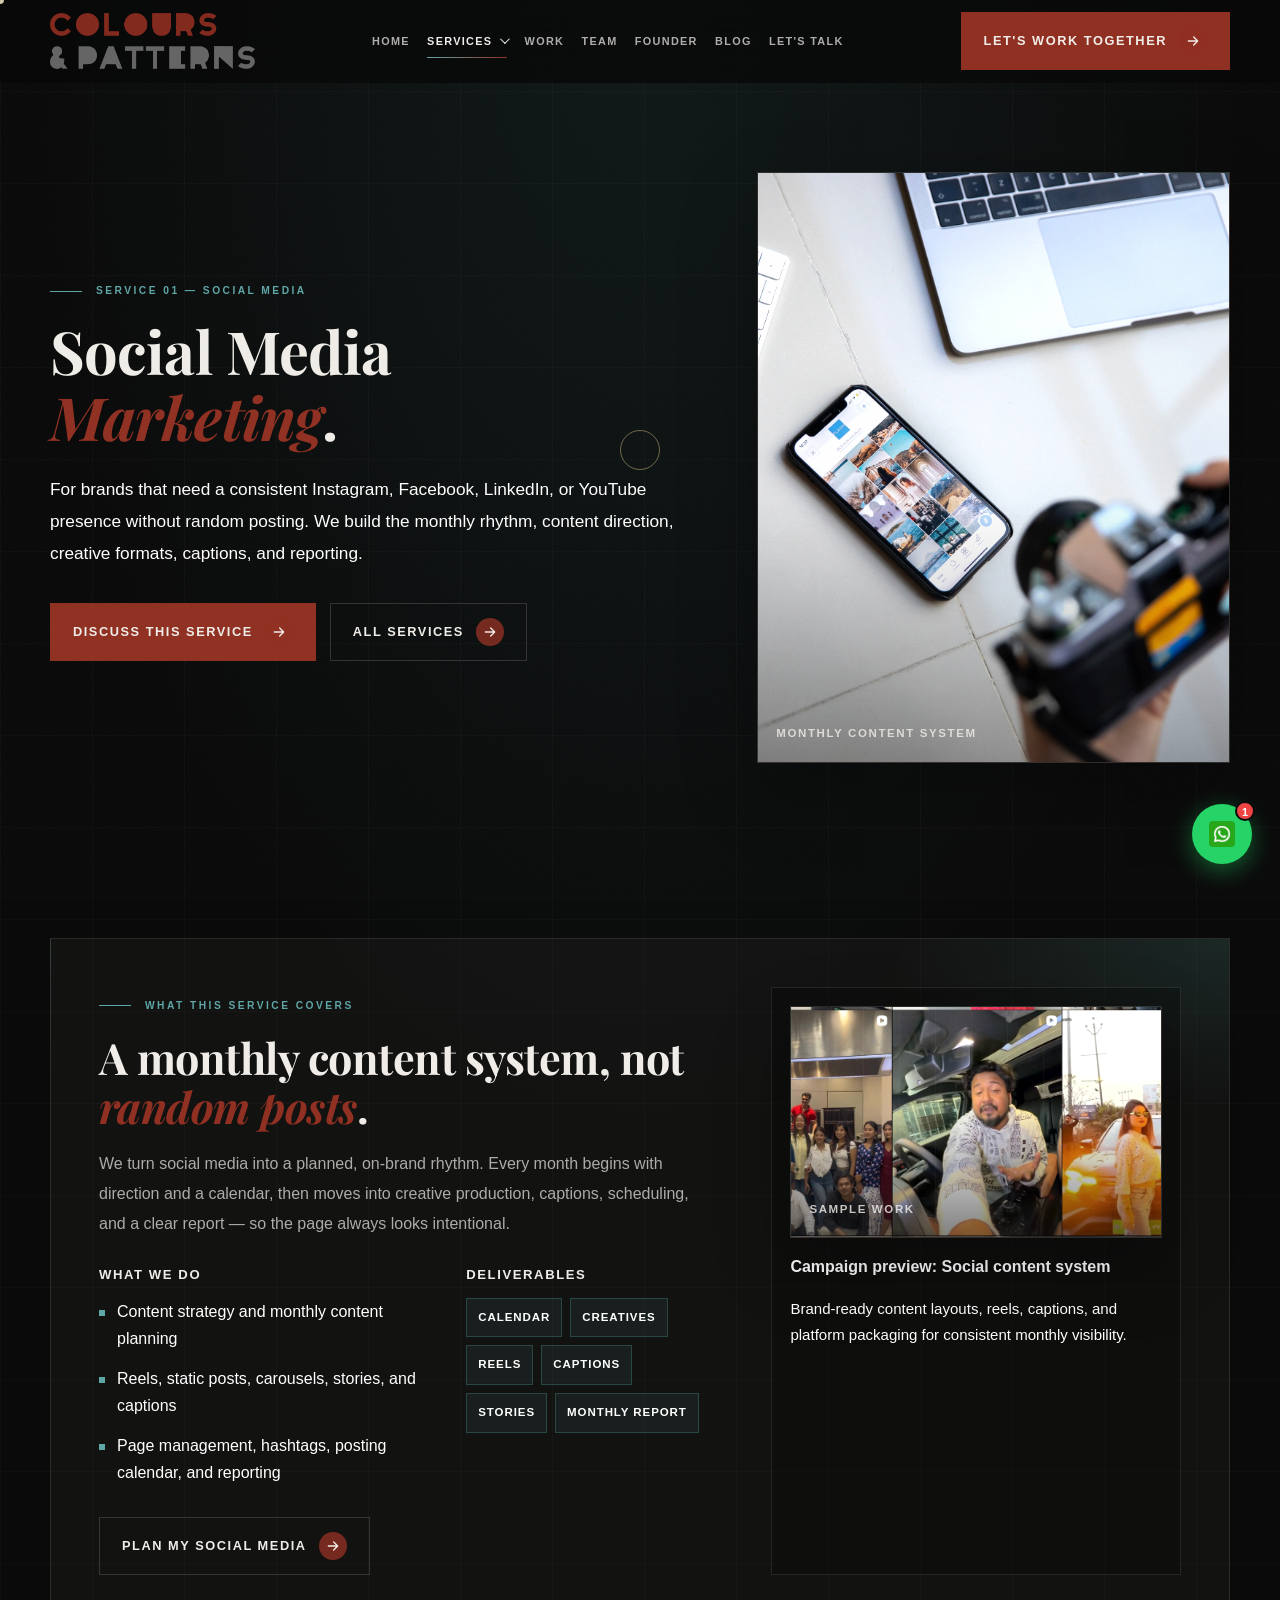
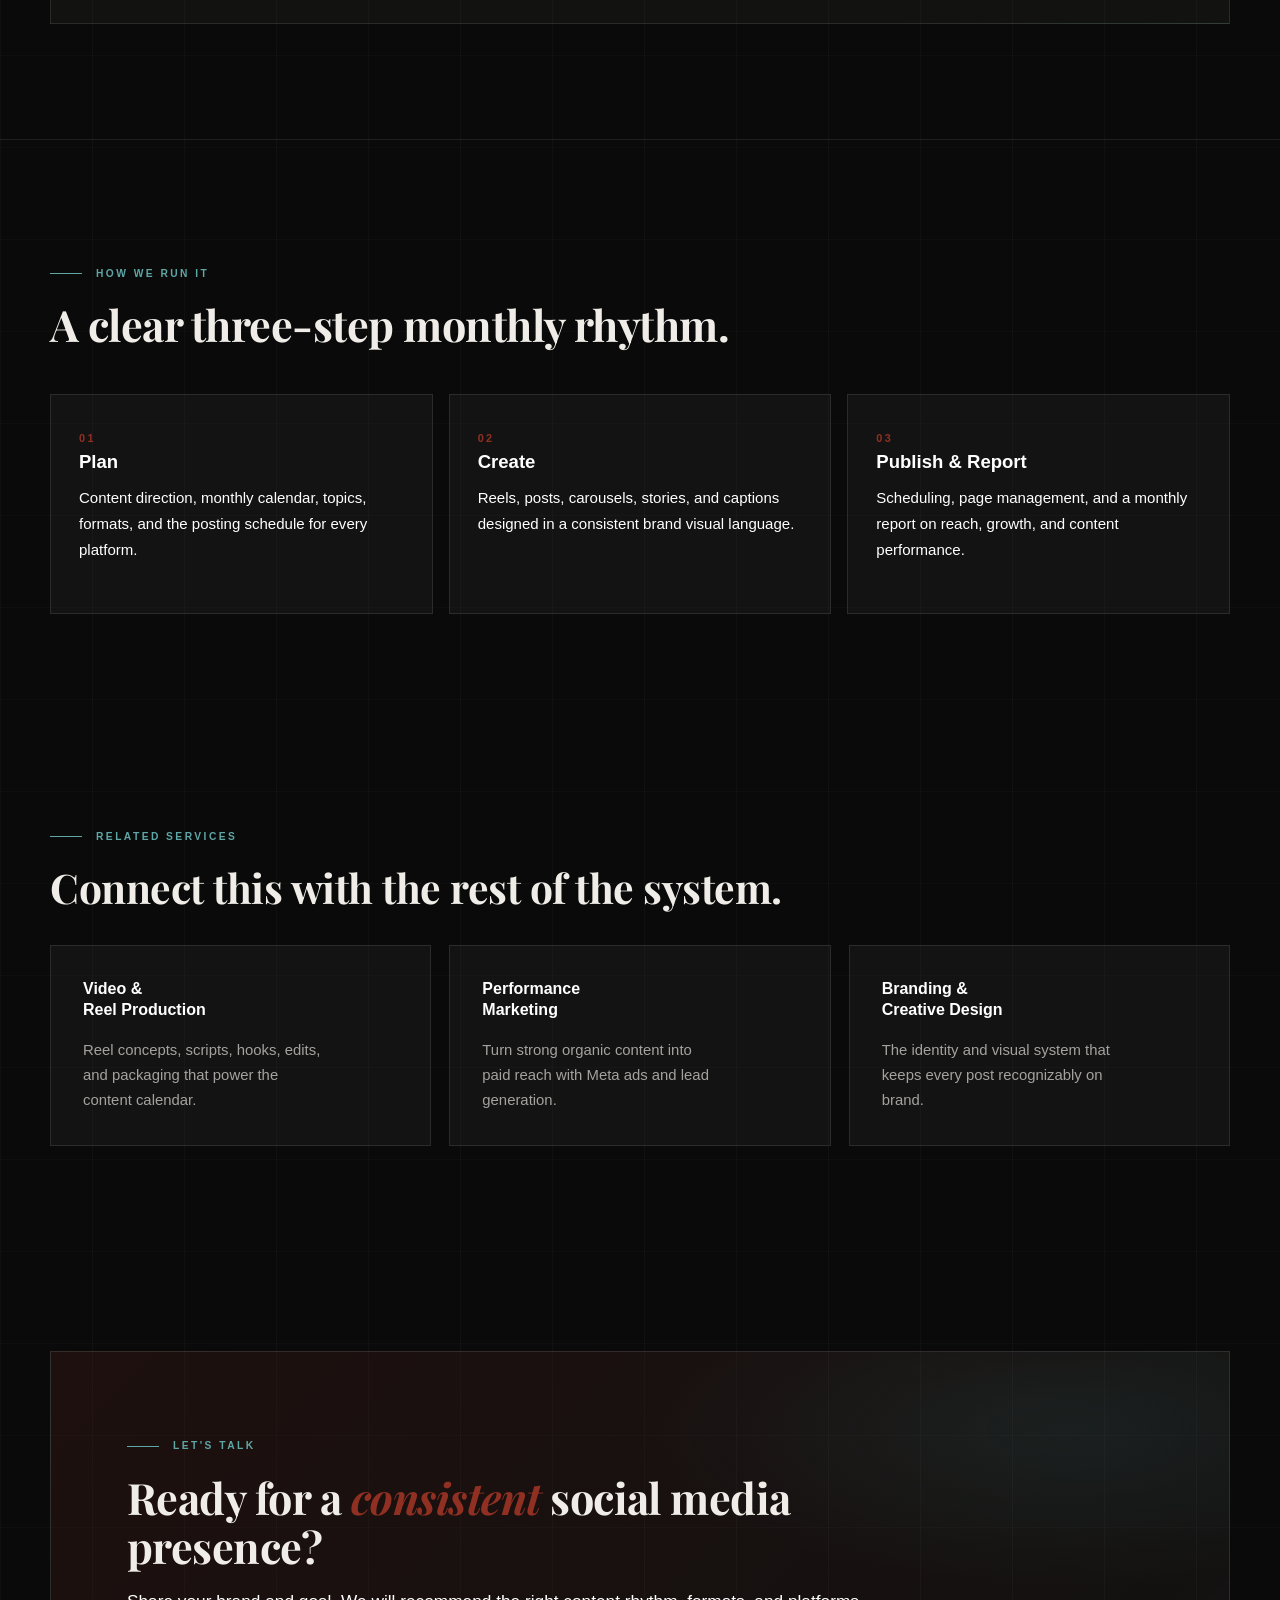
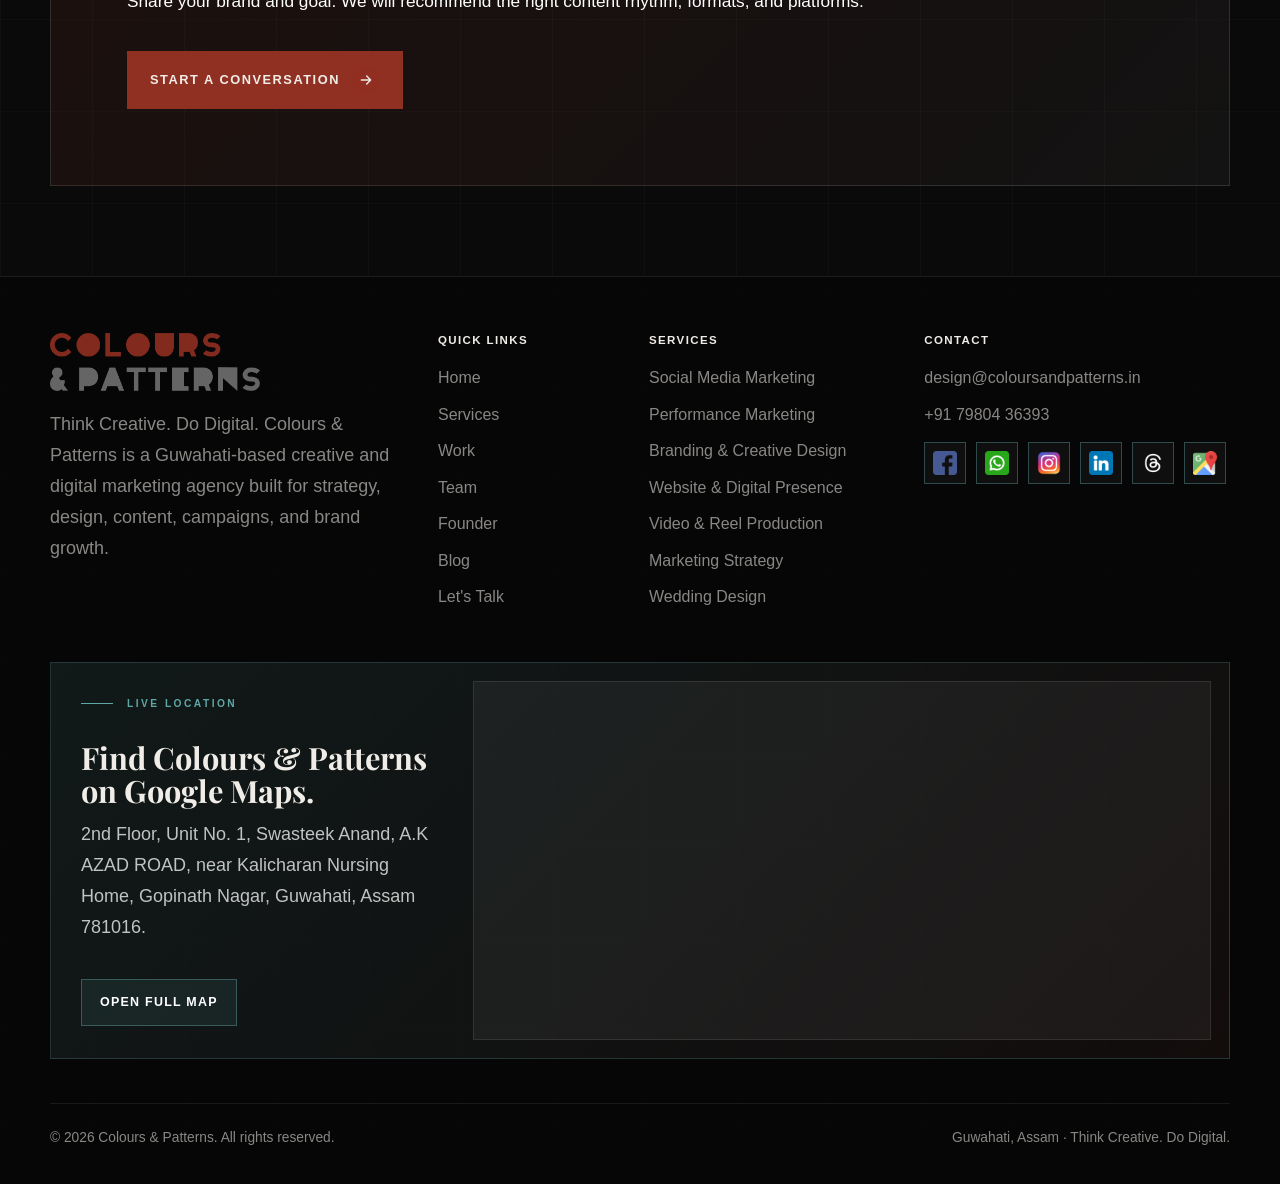
<file: social-media-marketing.html>
<!DOCTYPE html>
<html lang="en">
<head>
  <meta charset="UTF-8">
  <meta name="viewport" content="width=device-width, initial-scale=1.0">
  <title>Social Media Marketing | Colours & Patterns</title>
  <meta name="description" content="Social media marketing by Colours & Patterns — monthly content planning, reels, posts, stories, captions, page management, and reporting for Instagram, Facebook, LinkedIn, and YouTube.">
  <meta name="theme-color" content="#0a0a0a">
  <link rel="preload" as="image" href="website/logo.png">
  <link rel="preconnect" href="https://fonts.googleapis.com">
  <link rel="preconnect" href="https://fonts.gstatic.com" crossorigin>
  <link href="https://fonts.googleapis.com/css2?family=Playfair+Display:ital,wght@0,500;0,600;0,700;0,800;0,900;1,400;1,500;1,700&display=swap" rel="stylesheet">
  <link rel="stylesheet" href="site-assets/styles.css">
  <noscript><style>.site-loader{display:none}</style></noscript>
</head>
<body data-page="services">
  <div class="scroll-progress" data-scroll-progress aria-hidden="true"></div>
  <a class="skip-link" href="#main">Skip to content</a>
  <div class="site-loader" data-site-loader role="status" aria-live="polite" aria-label="Loading Colours & Patterns">
    <div class="loader-inner">
      <img class="loader-logo" src="website/logo.png" alt="Colours & Patterns">
      <div class="loader-line" aria-hidden="true"><span class="loader-line-fill"></span></div>
      <div class="loader-foot">
        <span class="loader-count"><span data-loader-count>0</span><i>%</i></span>
        <span class="loader-tag">Think Creative. Do Digital.</span>
      </div>
    </div>
  </div>
  <div class="cursor-dot" aria-hidden="true"></div>
  <div class="cursor-ring" aria-hidden="true"></div>

  <header class="site-header" data-header>
    <div class="nav-wrap">
      <a class="brand" href="index.html" aria-label="Colours & Patterns home">
        <img class="brand-logo" src="website/logo.png" alt="Colours & Patterns">
      </a>
      <nav class="nav-links" aria-label="Primary navigation">
        <a href="index.html">Home</a>
        <div class="nav-dropdown" data-services-dropdown>
          <button class="nav-dropdown-toggle is-active" type="button" aria-expanded="false" aria-controls="services-menu" data-services-toggle>
            <span>Services</span><span class="nav-chevron" aria-hidden="true"></span>
          </button>
          <div class="nav-dropdown-menu" id="services-menu" role="menu" aria-label="Service pages">
            <a href="services.html" role="menuitem">All Services</a>
            <a class="is-active" href="social-media-marketing.html" role="menuitem">Social Media Marketing</a>
            <a href="performance-marketing.html" role="menuitem">Performance Marketing</a>
            <a href="branding-and-creative-design.html" role="menuitem">Branding &amp; Creative Design</a>
            <a href="website-and-digital-presence.html" role="menuitem">Website &amp; Digital Presence</a>
            <a href="video-and-reel-production.html" role="menuitem">Video &amp; Reel Production</a>
            <a href="marketing-strategy.html" role="menuitem">Marketing Strategy</a>
            <a href="wedding-design.html" role="menuitem">Wedding Design</a>
          </div>
        </div>
        <a href="results.html">Work</a>
        <a href="team.html">Team</a>
        <a href="founder.html">Founder</a>
        <a href="blog.html">Blog</a>
        <a href="lets-talk.html">Let's Talk</a>
      </nav>
      <div class="nav-actions">
        <a class="btn nav-cta primary" href="lets-talk.html"><span>Let's Work Together</span><span class="btn-icon" aria-hidden="true"><svg viewBox="0 0 24 24"><path d="M5 12h14M13 6l6 6-6 6" fill="none" stroke="currentColor" stroke-width="2" stroke-linecap="round" stroke-linejoin="round"/></svg></span></a>
        <button class="menu-toggle" type="button" aria-label="Open menu" aria-expanded="false" data-menu-toggle>
          <span></span><span></span><span></span>
        </button>
      </div>
    </div>
  </header>

  <main id="main">
    <section class="hero compact-hero" aria-labelledby="page-title">
      <div class="container hero-grid">
        <div class="reveal">
          <p class="eyebrow">Service 01 — Social Media</p>
          <h1 id="page-title">Social Media <em>Marketing</em>.</h1>
          <p class="lead">For brands that need a consistent Instagram, Facebook, LinkedIn, or YouTube presence without random posting. We build the monthly rhythm, content direction, creative formats, captions, and reporting.</p>
          <div class="hero-actions">
            <a class="btn primary" href="lets-talk.html"><span>Discuss This Service</span><span class="btn-icon" aria-hidden="true"><svg viewBox="0 0 24 24"><path d="M5 12h14M13 6l6 6-6 6" fill="none" stroke="currentColor" stroke-width="2" stroke-linecap="round" stroke-linejoin="round"/></svg></span></a>
            <a class="btn secondary" href="services.html"><span>All Services</span><span class="btn-icon" aria-hidden="true"><svg viewBox="0 0 24 24"><path d="M5 12h14M13 6l6 6-6 6" fill="none" stroke="currentColor" stroke-width="2" stroke-linecap="round" stroke-linejoin="round"/></svg></span></a>
          </div>
        </div>
        <div class="reveal">
          <figure class="image-frame hero-visual">
            <img src="site-assets/pdf-images/pdf-jpeg-047.jpg" alt="Social media content campaign work by Colours and Patterns" loading="eager">
            <figcaption>Monthly Content System</figcaption>
          </figure>
        </div>
      </div>
    </section>

    <section class="section service-stack" aria-labelledby="detail-title">
      <div class="container">
        <article class="service-detail reveal">
          <div class="service-detail-grid">
            <div class="service-copy">
              <p class="section-kicker">What this service covers</p>
              <h2 id="detail-title">A monthly content system, not <em>random posts</em>.</h2>
              <p>We turn social media into a planned, on-brand rhythm. Every month begins with direction and a calendar, then moves into creative production, captions, scheduling, and a clear report — so the page always looks intentional.</p>
              <div class="service-columns">
                <div><h3>What we do</h3><ul class="deliverable-list"><li>Content strategy and monthly content planning</li><li>Reels, static posts, carousels, stories, and captions</li><li>Page management, hashtags, posting calendar, and reporting</li></ul></div>
                <div><h3>Deliverables</h3><ul class="pill-list"><li>Calendar</li><li>Creatives</li><li>Reels</li><li>Captions</li><li>Stories</li><li>Monthly report</li></ul></div>
              </div>
              <a class="btn secondary" href="lets-talk.html"><span>Plan My Social Media</span><span class="btn-icon" aria-hidden="true"><svg viewBox="0 0 24 24"><path d="M5 12h14M13 6l6 6-6 6" fill="none" stroke="currentColor" stroke-width="2" stroke-linecap="round" stroke-linejoin="round"/></svg></span></a>
            </div>
            <aside class="case-preview">
              <figure class="image-frame ratio-wide"><img src="site-assets/pdf-images/pdf-jpeg-048.jpg" alt="Social media content layout preview" loading="lazy"><figcaption>Sample Work</figcaption></figure>
              <h3>Campaign preview: Social content system</h3>
              <p>Brand-ready content layouts, reels, captions, and platform packaging for consistent monthly visibility.</p>
            </aside>
          </div>
        </article>
      </div>
    </section>

    <section class="section section-divider" aria-labelledby="approach-title">
      <div class="container">
        <div class="section-head reveal">
          <p class="section-kicker">How we run it</p>
          <h2 class="section-title" id="approach-title">A clear three-step monthly rhythm.</h2>
        </div>
        <div class="step-grid">
          <article class="process-card reveal"><span class="number">01</span><h3>Plan</h3><p>Content direction, monthly calendar, topics, formats, and the posting schedule for every platform.</p></article>
          <article class="process-card reveal"><span class="number">02</span><h3>Create</h3><p>Reels, posts, carousels, stories, and captions designed in a consistent brand visual language.</p></article>
          <article class="process-card reveal"><span class="number">03</span><h3>Publish &amp; Report</h3><p>Scheduling, page management, and a monthly report on reach, growth, and content performance.</p></article>
        </div>
      </div>
    </section>

    <section class="section related-services-section" aria-labelledby="related-title">
      <div class="container">
        <div class="section-head reveal">
          <p class="section-kicker">Related services</p>
          <h2 class="section-title" id="related-title">Connect this with the rest of the system.</h2>
        </div>
        <div class="link-grid">
          <a class="link-card reveal" href="video-and-reel-production.html"><h3>Video &amp; Reel Production</h3><p>Reel concepts, scripts, hooks, edits, and packaging that power the content calendar.</p></a>
          <a class="link-card reveal" href="performance-marketing.html"><h3>Performance Marketing</h3><p>Turn strong organic content into paid reach with Meta ads and lead generation.</p></a>
          <a class="link-card reveal" href="branding-and-creative-design.html"><h3>Branding &amp; Creative Design</h3><p>The identity and visual system that keeps every post recognizably on brand.</p></a>
        </div>
      </div>
    </section>

    <section class="section tight">
      <div class="container">
        <div class="cta-band reveal">
          <p class="section-kicker">Let's talk</p>
          <h2>Ready for a <em>consistent</em> social media presence?</h2>
          <p class="section-lede">Share your brand and goal. We will recommend the right content rhythm, formats, and platforms.</p>
          <div class="cta-actions"><a class="btn primary" href="lets-talk.html"><span>Start a Conversation</span><span class="btn-icon" aria-hidden="true"><svg viewBox="0 0 24 24"><path d="M5 12h14M13 6l6 6-6 6" fill="none" stroke="currentColor" stroke-width="2" stroke-linecap="round" stroke-linejoin="round"/></svg></span></a></div>
        </div>
      </div>
    </section>
  </main>

  <footer class="site-footer">
    <div class="container">
      <div class="footer-grid">
        <div>
          <img class="footer-logo" src="website/logo.png" alt="Colours & Patterns">
          <p>Think Creative. Do Digital. Colours & Patterns is a Guwahati-based creative and digital marketing agency built for strategy, design, content, campaigns, and brand growth.</p>
        </div>
        <div>
          <h3>Quick links</h3>
          <a href="index.html">Home</a>
          <a href="services.html">Services</a>
          <a href="results.html">Work</a>
          <a href="team.html">Team</a>
          <a href="founder.html">Founder</a>
        <a href="blog.html">Blog</a>
        <a href="lets-talk.html">Let's Talk</a>
        </div>
        <div>
          <h3>Services</h3>
          <a href="social-media-marketing.html">Social Media Marketing</a>
          <a href="performance-marketing.html">Performance Marketing</a>
          <a href="branding-and-creative-design.html">Branding &amp; Creative Design</a>
          <a href="website-and-digital-presence.html">Website &amp; Digital Presence</a>
          <a href="video-and-reel-production.html">Video &amp; Reel Production</a>
          <a href="marketing-strategy.html">Marketing Strategy</a>
          <a href="wedding-design.html">Wedding Design</a>
        </div>
        <div>
          <h3>Contact</h3>
          <a href="mailto:design@coloursandpatterns.in">design@coloursandpatterns.in</a>
          <a href="tel:+917980436393">+91 79804 36393</a>
          <div class="social-logo-links" aria-label="Social and location links">
            <a class="social-logo-link" href="https://www.facebook.com/coloursandpatterns/" target="_blank" rel="noopener" aria-label="Facebook"><img class="social-logo" src="site-assets/social-icons/facebook.png" alt="" width="24" height="24" loading="lazy"><span>Facebook</span></a>
            <a class="social-logo-link" href="https://wa.me/917980436393?text=Hi%20Colours%20%26%20Patterns%2C%20I%20want%20to%20discuss%20a%20project%20and%20explore%20how%20we%20can%20work%20together." target="_blank" rel="noopener" aria-label="WhatsApp"><img class="social-logo" src="site-assets/social-icons/whatsapp.png" alt="" width="24" height="24" loading="lazy"><span>WhatsApp</span></a>
            <a class="social-logo-link" href="https://www.instagram.com/coloursandpatterns_/" target="_blank" rel="noopener" aria-label="Instagram"><img class="social-logo" src="site-assets/social-icons/instagram.png" alt="" width="24" height="24" loading="lazy"><span>Insta</span></a>
            <a class="social-logo-link" href="https://www.linkedin.com/company/coloursandpatternsghy/" target="_blank" rel="noopener" aria-label="LinkedIn"><img class="social-logo" src="site-assets/social-icons/linkedin.png" alt="" width="24" height="24" loading="lazy"><span>LinkedIn</span></a>
            <a class="social-logo-link" href="https://www.threads.com/@coloursandpatterns_" target="_blank" rel="noopener" aria-label="Threads"><img class="social-logo" src="site-assets/social-icons/threads-square.png" alt="" width="24" height="24" loading="lazy"><span>Threads</span></a>
            <a class="social-logo-link" href="https://www.google.com/maps/place/Colours+and+Patterns/@26.1625644,91.7429782,15.75z/data=!4m6!3m5!1s0x375a5bb6634c8951:0xe9c1a46cdf760750!8m2!3d26.1623664!4d91.7445813!16s%2Fg%2F11h25ltyyt!18m1!1e1?entry=ttu&amp;g_ep=EgoyMDI2MDUyMC4wIKXMDSoASAFQAw%3D%3D" target="_blank" rel="noopener" aria-label="Google Maps"><img class="social-logo" src="site-assets/social-icons/google-maps.png" alt="" width="24" height="24" loading="lazy"><span>Google Maps</span></a>
          </div>
        </div>
      </div>
      <div class="footer-live-map" aria-label="Live Google Maps location for Colours and Patterns">
        <div class="footer-map-copy">
          <span class="eyebrow">Live location</span>
          <h3>Find Colours &amp; Patterns on Google Maps.</h3>
          <p>2nd Floor, Unit No. 1, Swasteek Anand, A.K AZAD ROAD, near Kalicharan Nursing Home, Gopinath Nagar, Guwahati, Assam 781016.</p>
          <a class="footer-map-link" href="https://www.google.com/maps/place/Colours+and+Patterns/@26.1625644,91.7429782,15.75z/data=!4m6!3m5!1s0x375a5bb6634c8951:0xe9c1a46cdf760750!8m2!3d26.1623664!4d91.7445813!16s%2Fg%2F11h25ltyyt!18m1!1e1?entry=ttu&amp;g_ep=EgoyMDI2MDUyMC4wIKXMDSoASAFQAw%3D%3D" target="_blank" rel="noopener">Open full map</a>
        </div>
        <div class="footer-map-frame">
          <iframe title="Live Google Map for Colours and Patterns in Guwahati" src="https://maps.google.com/maps?width=100%25&amp;height=380&amp;hl=en&amp;q=26.1623664%2C91.7445813&amp;t=&amp;z=17&amp;ie=UTF8&amp;iwloc=B&amp;output=embed" loading="lazy" referrerpolicy="no-referrer-when-downgrade" allowfullscreen></iframe>
        </div>
      </div>
      <div class="footer-bottom">
        <span>&copy; <span data-year></span> Colours & Patterns. All rights reserved.</span>
        <span>Guwahati, Assam &middot; Think Creative. Do Digital.</span>
      </div>
    </div>
  </footer>
  <button class="wa-trigger" data-wa-trigger aria-label="Chat on WhatsApp" aria-expanded="false">
    <img src="site-assets/social-icons/whatsapp.png" alt="" width="26" height="26" loading="lazy">
    <span class="wa-trigger-badge" aria-hidden="true">1</span>
  </button>
  <div class="wa-card-wrap" data-wa-wrap aria-hidden="true">
    <div class="wa-card">
      <div class="wa-card-header">
        <div class="wa-avatar">
          <img src="site-assets/social-icons/whatsapp.png" alt="" width="22" height="22" loading="lazy">
        </div>
        <div class="wa-card-meta">
          <strong>Colours &amp; Patterns</strong>
          <span class="wa-status"><span class="wa-status-dot" aria-hidden="true"></span>Online</span>
        </div>
        <button class="wa-close" data-wa-close aria-label="Close chat"><svg viewBox="0 0 24 24" fill="none"><path d="M18 6L6 18M6 6l12 12" stroke="currentColor" stroke-width="2" stroke-linecap="round"/></svg></button>
      </div>
      <div class="wa-card-body">
        <div class="wa-bubble">
          <p>Hi there! &#x1F44B;</p>
          <span class="wa-time">Just now</span>
        </div>
        <div class="wa-bubble wa-bubble--delay">
          <p>Ready to discuss your next project? We&#x2019;d love to hear from you!</p>
          <span class="wa-time">Just now</span>
        </div>
      </div>
      <a class="wa-card-cta" href="https://wa.me/917980436393?text=Hi%20Colours%20%26%20Patterns%2C%20I%20want%20to%20discuss%20a%20project%20and%20explore%20how%20we%20can%20work%20together." target="_blank" rel="noopener">
        <svg viewBox="0 0 24 24" fill="currentColor"><path d="M.057 24l1.687-6.163c-1.041-1.804-1.588-3.849-1.587-5.946.003-6.556 5.338-11.891 11.893-11.891 3.181.001 6.167 1.24 8.413 3.488 2.245 2.248 3.481 5.236 3.48 8.414-.003 6.557-5.338 11.892-11.893 11.892-1.99-.001-3.951-.5-5.688-1.448l-6.305 1.654zm6.597-3.807c1.676.995 3.276 1.591 5.392 1.592 5.448 0 9.886-4.434 9.889-9.885.002-5.462-4.415-9.89-9.881-9.892-5.452 0-9.887 4.434-9.889 9.884-.001 2.225.651 3.891 1.746 5.634l-.999 3.648 3.742-.981zm11.387-5.464c-.074-.124-.272-.198-.57-.347-.297-.149-1.758-.868-2.031-.967-.272-.099-.47-.149-.669.149-.198.297-.768.967-.941 1.165-.173.198-.347.223-.644.074-.297-.149-1.255-.462-2.39-1.475-.883-.788-1.48-1.761-1.653-2.059-.173-.297-.018-.458.13-.606.134-.133.297-.347.446-.521.151-.172.2-.296.3-.495.099-.198.05-.372-.025-.521-.075-.148-.669-1.611-.916-2.206-.242-.579-.487-.501-.669-.51l-.57-.01c-.198 0-.52.074-.792.372s-1.04 1.016-1.04 2.479 1.065 2.876 1.213 3.074c.149.198 2.095 3.2 5.076 4.487.709.306 1.263.489 1.694.626.712.226 1.36.194 1.872.118.571-.085 1.758-.719 2.006-1.413.248-.695.248-1.29.173-1.414z"/></svg>
        <span>Start WhatsApp chat</span>
      </a>
    </div>
    <div class="wa-backdrop" data-wa-backdrop></div>
  </div>
  <script src="site-assets/app.js"></script>
</body>
</html>
</file>
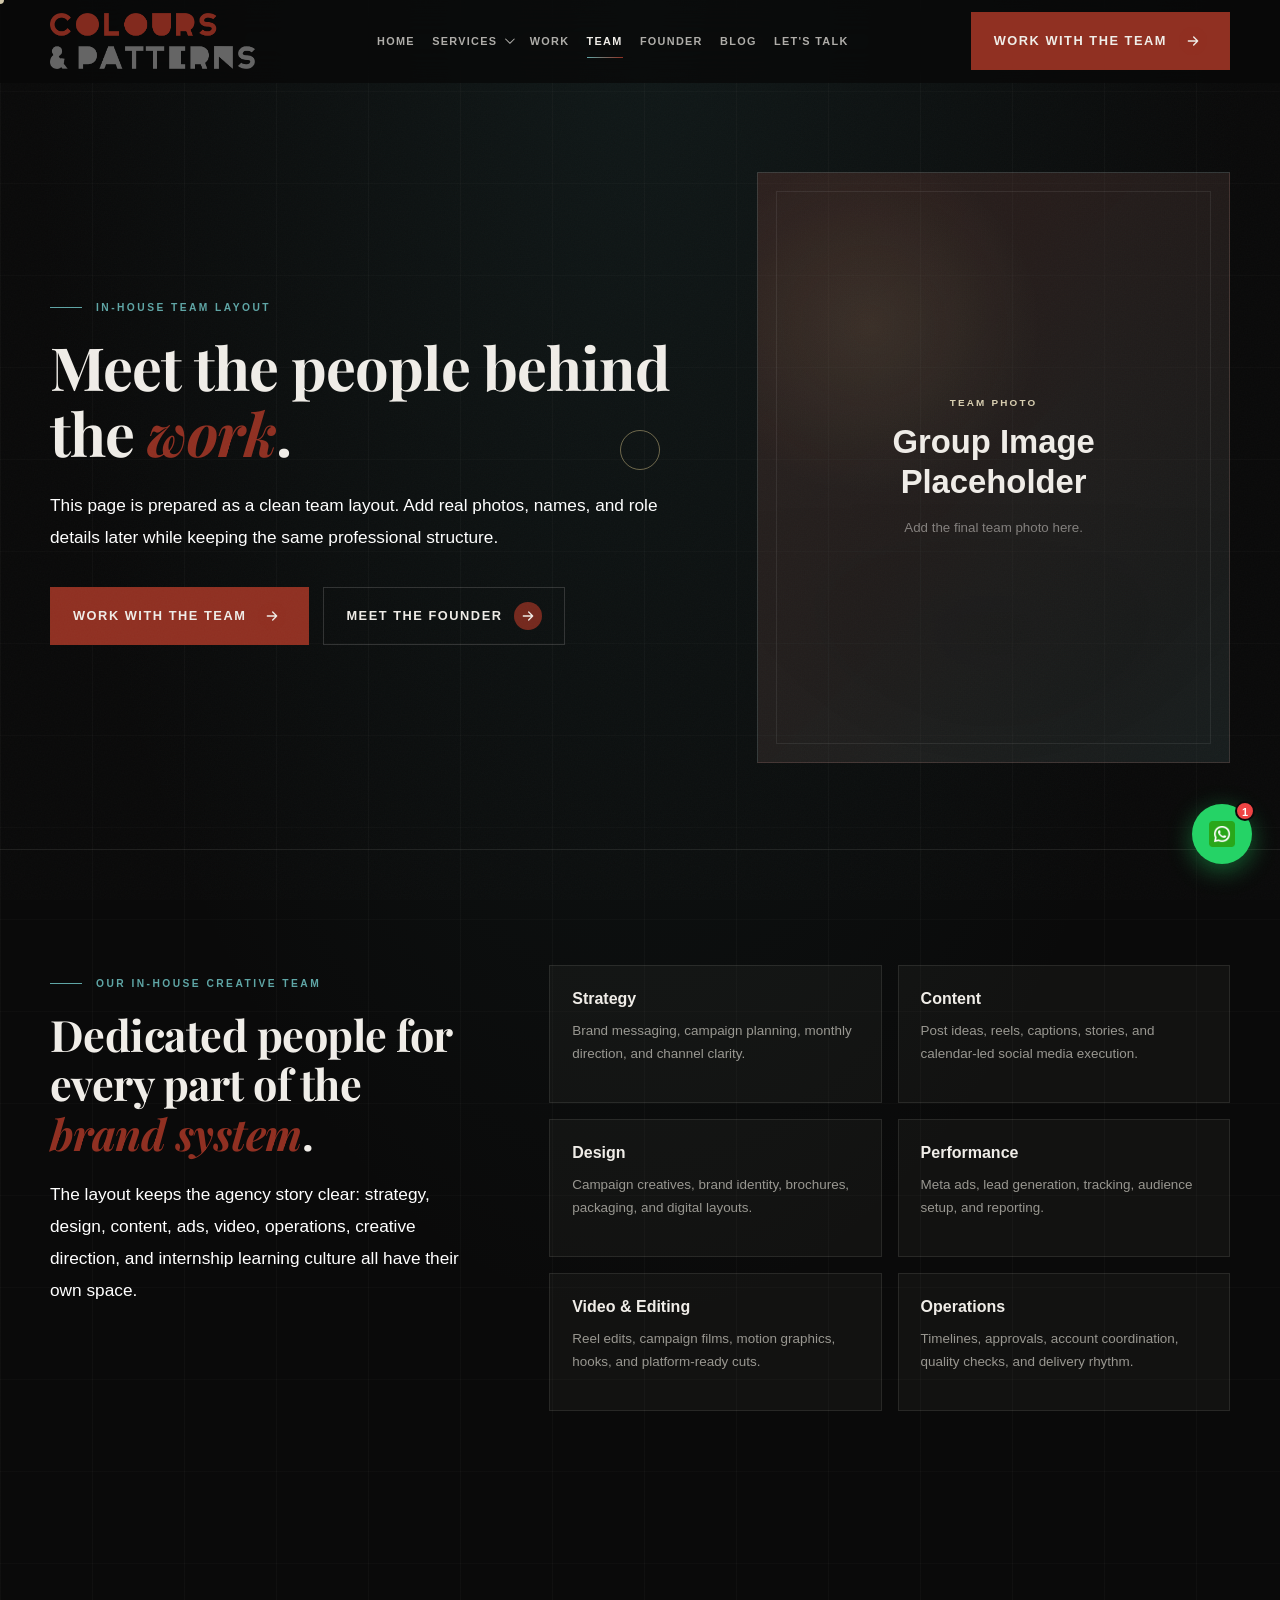
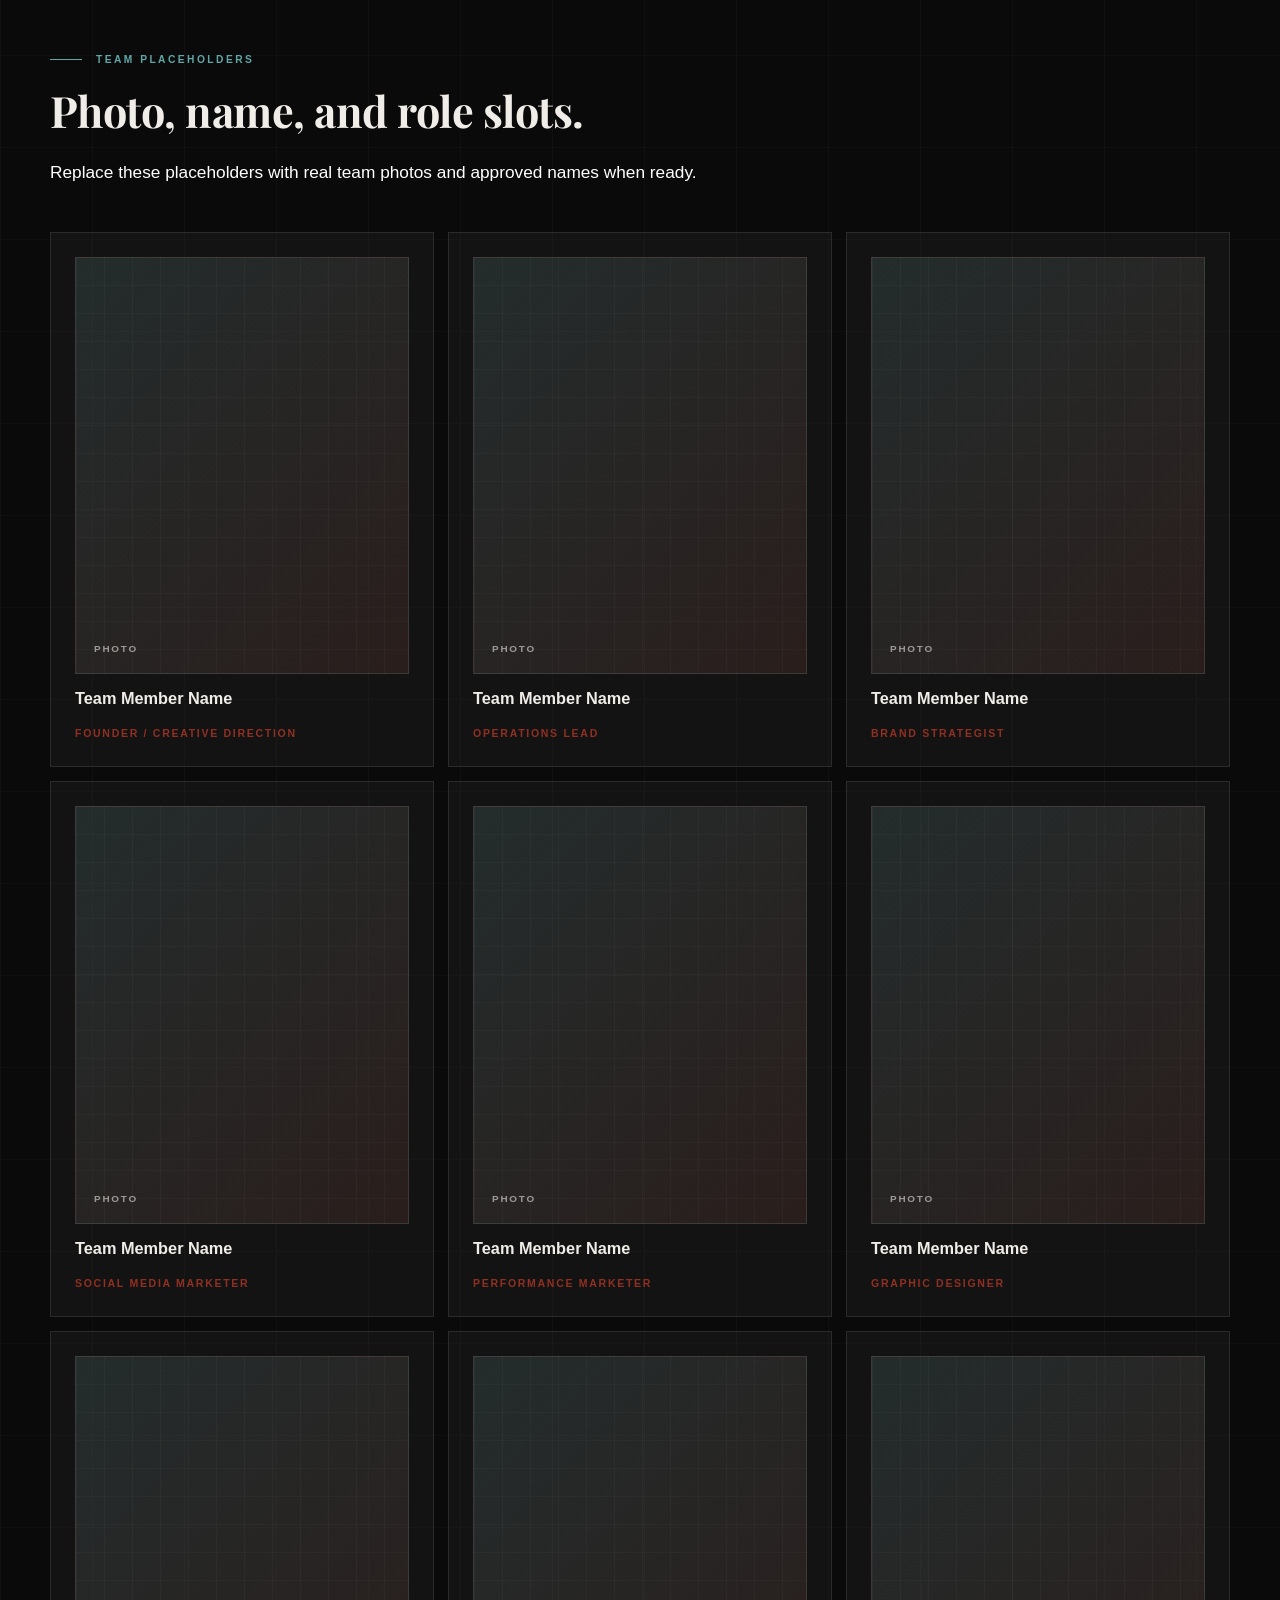
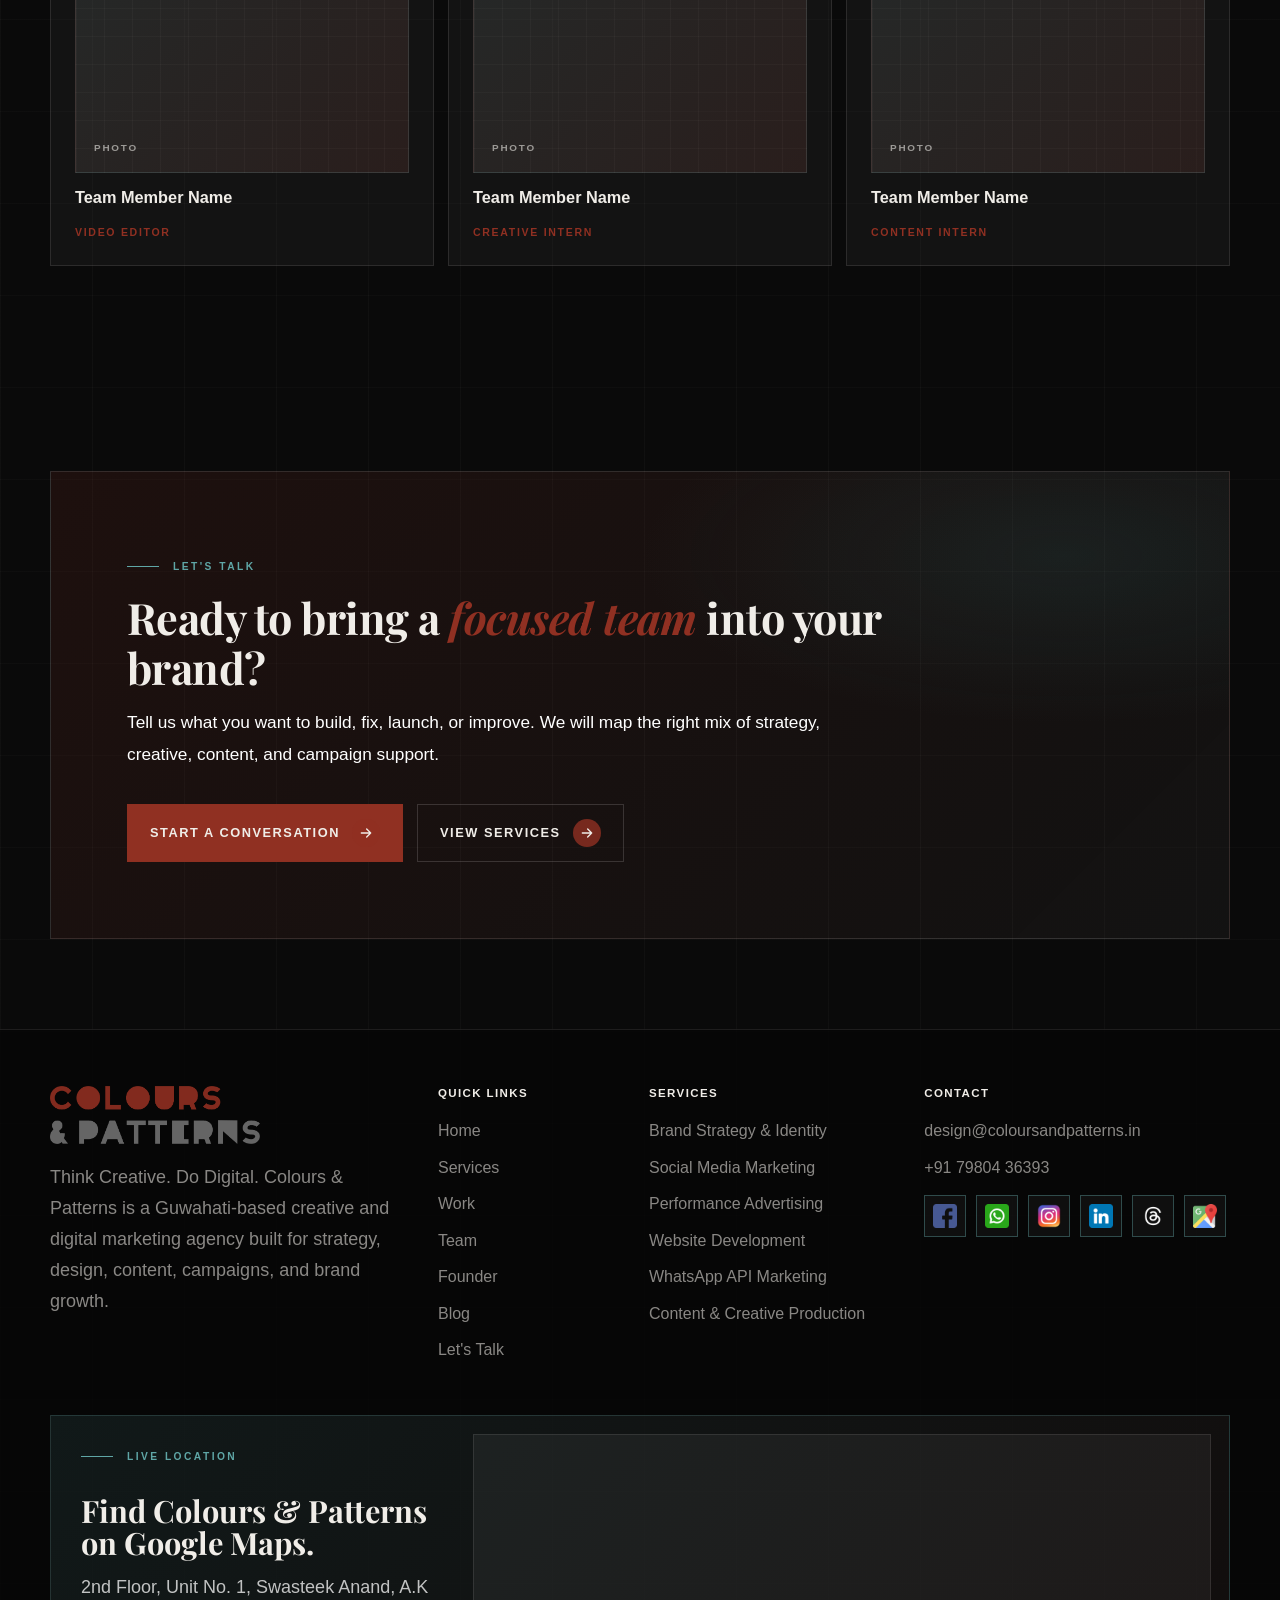
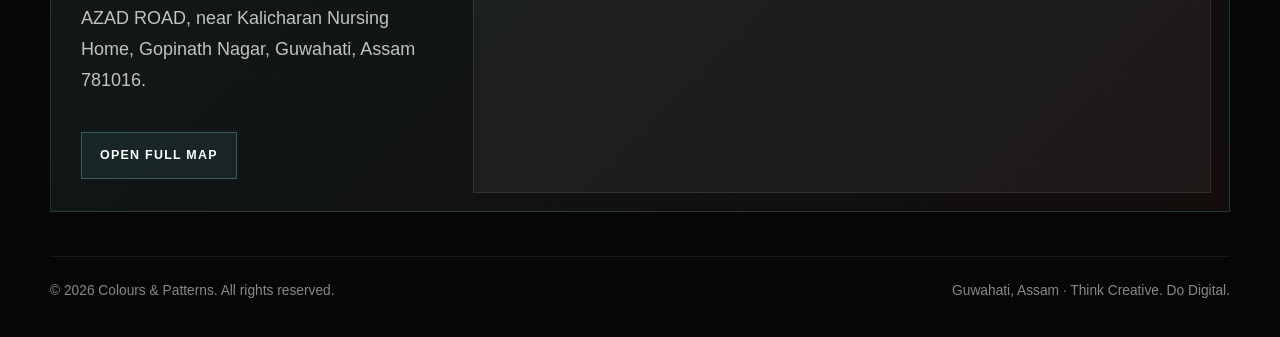
<file: team.html>
<!DOCTYPE html>
<html lang="en">
<head>
  <meta charset="UTF-8">
  <meta name="viewport" content="width=device-width, initial-scale=1.0">
  <title>Team | Colours &amp; Patterns Creative Agency, Guwahati</title>
  <meta name="description" content="Team page layout for Colours & Patterns with placeholders for in-house strategy, design, content, ads, video, and operations team members.">
  <meta name="theme-color" content="#0a0a0a">
  <meta property="og:title" content="Team | Colours &amp; Patterns">
  <meta property="og:description" content="A clean placeholder team layout for future team photos, names, and roles.">
  <meta property="og:type" content="website">
  <link rel="preload" as="image" href="website/logo.png">
  <link rel="preconnect" href="https://fonts.googleapis.com">
  <link rel="preconnect" href="https://fonts.gstatic.com" crossorigin>
  <link href="https://fonts.googleapis.com/css2?family=Playfair+Display:ital,wght@0,500;0,600;0,700;0,800;0,900;1,400;1,500;1,700&display=swap" rel="stylesheet">
  <link rel="stylesheet" href="site-assets/styles.css">
  <noscript><style>.site-loader{display:none}</style></noscript>
</head>
<body data-page="team">
  <div class="scroll-progress" data-scroll-progress aria-hidden="true"></div>
  <a class="skip-link" href="#main">Skip to content</a>
  <div class="site-loader" data-site-loader role="status" aria-live="polite" aria-label="Loading Colours & Patterns">
    <div class="loader-inner">
      <img class="loader-logo" src="website/logo.png" alt="Colours & Patterns">
      <div class="loader-line" aria-hidden="true"><span class="loader-line-fill"></span></div>
      <div class="loader-foot">
        <span class="loader-count"><span data-loader-count>0</span><i>%</i></span>
        <span class="loader-tag">Think Creative. Do Digital.</span>
      </div>
    </div>
  </div>
  <div class="cursor-dot" aria-hidden="true"></div>
  <div class="cursor-ring" aria-hidden="true"></div>

  <header class="site-header" data-header>
    <div class="nav-wrap">
      <a class="brand" href="index.html" aria-label="Colours & Patterns home">
        <img class="brand-logo" src="website/logo.png" alt="Colours & Patterns">
      </a>
      <nav class="nav-links" aria-label="Primary navigation">
        <a href="index.html">Home</a>
        <div class="nav-dropdown" data-services-dropdown>
          <button class="nav-dropdown-toggle" type="button" aria-expanded="false" aria-controls="services-menu" data-services-toggle>
            <span>Services</span><span class="nav-chevron" aria-hidden="true"></span>
          </button>
          <div class="nav-dropdown-menu" id="services-menu" role="menu" aria-label="Service pages">
            <a href="services.html" role="menuitem">All Services</a>
            <a href="social-media-marketing.html" role="menuitem">Social Media Marketing</a>
            <a href="performance-marketing.html" role="menuitem">Performance Marketing</a>
            <a href="branding-and-creative-design.html" role="menuitem">Branding &amp; Creative Design</a>
            <a href="website-and-digital-presence.html" role="menuitem">Website &amp; Digital Presence</a>
            <a href="video-and-reel-production.html" role="menuitem">Video &amp; Reel Production</a>
            <a href="marketing-strategy.html" role="menuitem">Marketing Strategy</a>
            <a href="wedding-design.html" role="menuitem">Wedding Design</a>
          </div>
        </div>
        <a href="results.html">Work</a>
        <a class="is-active" href="team.html">Team</a>
        <a href="founder.html">Founder</a>
        <a href="blog.html">Blog</a>
        <a href="lets-talk.html">Let's Talk</a>
      </nav>
      <div class="nav-actions">
        <a class="btn nav-cta primary" href="lets-talk.html"><span>Work With the Team</span><span class="btn-icon" aria-hidden="true"><svg viewBox="0 0 24 24"><path d="M5 12h14M13 6l6 6-6 6" fill="none" stroke="currentColor" stroke-width="2" stroke-linecap="round" stroke-linejoin="round"/></svg></span></a>
        <button class="menu-toggle" type="button" aria-label="Open menu" aria-expanded="false" data-menu-toggle>
          <span></span><span></span><span></span>
        </button>
      </div>
    </div>
  </header>

  <main id="main">
    <section class="hero compact-hero" aria-labelledby="page-title">
      <div class="container hero-grid">
        <div class="reveal">
          <p class="eyebrow">In-house team layout</p>
          <h1 id="page-title">Meet the people behind the <em>work</em>.</h1>
          <p class="lead">This page is prepared as a clean team layout. Add real photos, names, and role details later while keeping the same professional structure.</p>
          <div class="hero-actions">
            <a class="btn primary" href="lets-talk.html"><span>Work With the Team</span><span class="btn-icon" aria-hidden="true"><svg viewBox="0 0 24 24"><path d="M5 12h14M13 6l6 6-6 6" fill="none" stroke="currentColor" stroke-width="2" stroke-linecap="round" stroke-linejoin="round"/></svg></span></a>
            <a class="btn secondary" href="founder.html"><span>Meet the Founder</span><span class="btn-icon" aria-hidden="true"><svg viewBox="0 0 24 24"><path d="M5 12h14M13 6l6 6-6 6" fill="none" stroke="currentColor" stroke-width="2" stroke-linecap="round" stroke-linejoin="round"/></svg></span></a>
          </div>
        </div>
        <div class="reveal">
          <div class="image-placeholder hero-visual" role="img" aria-label="Placeholder for team group photograph">
            <div class="placeholder-inner"><span>Team Photo</span><strong>Group Image Placeholder</strong><small>Add the final team photo here.</small></div>
          </div>
        </div>
      </div>
    </section>

    <section class="section section-divider" aria-labelledby="roles-title">
      <div class="container team-panel">
        <div class="reveal">
          <p class="section-kicker">Our in-house creative team</p>
          <h2 class="section-title" id="roles-title">Dedicated people for every part of the <em>brand system</em>.</h2>
          <p class="section-lede">The layout keeps the agency story clear: strategy, design, content, ads, video, operations, creative direction, and internship learning culture all have their own space.</p>
        </div>
        <div class="team-role-grid reveal">
          <article><strong>Strategy</strong><span>Brand messaging, campaign planning, monthly direction, and channel clarity.</span></article>
          <article><strong>Content</strong><span>Post ideas, reels, captions, stories, and calendar-led social media execution.</span></article>
          <article><strong>Design</strong><span>Campaign creatives, brand identity, brochures, packaging, and digital layouts.</span></article>
          <article><strong>Performance</strong><span>Meta ads, lead generation, tracking, audience setup, and reporting.</span></article>
          <article><strong>Video &amp; Editing</strong><span>Reel edits, campaign films, motion graphics, hooks, and platform-ready cuts.</span></article>
          <article><strong>Operations</strong><span>Timelines, approvals, account coordination, quality checks, and delivery rhythm.</span></article>
        </div>
      </div>
    </section>

    <section class="section" aria-labelledby="roster-title">
      <div class="container">
        <div class="section-head reveal">
          <p class="section-kicker">Team placeholders</p>
          <h2 class="section-title" id="roster-title">Photo, name, and role slots.</h2>
          <p class="section-lede">Replace these placeholders with real team photos and approved names when ready.</p>
        </div>
        <div class="team-grid team-placeholder-grid">
          <article class="team-card reveal"><div class="team-photo-placeholder" role="img" aria-label="Placeholder for team member photo"></div><strong>Team Member Name</strong><span>Founder / Creative Direction</span></article>
          <article class="team-card reveal"><div class="team-photo-placeholder" role="img" aria-label="Placeholder for team member photo"></div><strong>Team Member Name</strong><span>Operations Lead</span></article>
          <article class="team-card reveal"><div class="team-photo-placeholder" role="img" aria-label="Placeholder for team member photo"></div><strong>Team Member Name</strong><span>Brand Strategist</span></article>
          <article class="team-card reveal"><div class="team-photo-placeholder" role="img" aria-label="Placeholder for team member photo"></div><strong>Team Member Name</strong><span>Social Media Marketer</span></article>
          <article class="team-card reveal"><div class="team-photo-placeholder" role="img" aria-label="Placeholder for team member photo"></div><strong>Team Member Name</strong><span>Performance Marketer</span></article>
          <article class="team-card reveal"><div class="team-photo-placeholder" role="img" aria-label="Placeholder for team member photo"></div><strong>Team Member Name</strong><span>Graphic Designer</span></article>
          <article class="team-card reveal"><div class="team-photo-placeholder" role="img" aria-label="Placeholder for team member photo"></div><strong>Team Member Name</strong><span>Video Editor</span></article>
          <article class="team-card reveal"><div class="team-photo-placeholder" role="img" aria-label="Placeholder for team member photo"></div><strong>Team Member Name</strong><span>Creative Intern</span></article>
          <article class="team-card reveal"><div class="team-photo-placeholder" role="img" aria-label="Placeholder for team member photo"></div><strong>Team Member Name</strong><span>Content Intern</span></article>
        </div>
      </div>
    </section>

    <section class="section tight">
      <div class="container">
        <div class="cta-band reveal">
          <p class="section-kicker">Let's talk</p>
          <h2>Ready to bring a <em>focused team</em> into your brand?</h2>
          <p class="section-lede">Tell us what you want to build, fix, launch, or improve. We will map the right mix of strategy, creative, content, and campaign support.</p>
          <div class="cta-actions">
            <a class="btn primary" href="lets-talk.html"><span>Start a Conversation</span><span class="btn-icon" aria-hidden="true"><svg viewBox="0 0 24 24"><path d="M5 12h14M13 6l6 6-6 6" fill="none" stroke="currentColor" stroke-width="2" stroke-linecap="round" stroke-linejoin="round"/></svg></span></a>
            <a class="btn secondary" href="services.html"><span>View Services</span><span class="btn-icon" aria-hidden="true"><svg viewBox="0 0 24 24"><path d="M5 12h14M13 6l6 6-6 6" fill="none" stroke="currentColor" stroke-width="2" stroke-linecap="round" stroke-linejoin="round"/></svg></span></a>
          </div>
        </div>
      </div>
    </section>
  </main>

  <footer class="site-footer">
    <div class="container">
      <div class="footer-grid">
        <div>
          <img class="footer-logo" src="website/logo.png" alt="Colours & Patterns">
          <p>Think Creative. Do Digital. Colours &amp; Patterns is a Guwahati-based creative and digital marketing agency built for strategy, design, content, campaigns, and brand growth.</p>
        </div>
        <div>
          <h3>Quick links</h3>
          <a href="index.html">Home</a>
          <a href="services.html">Services</a>
          <a href="results.html">Work</a>
          <a href="team.html">Team</a>
          <a href="founder.html">Founder</a>
          <a href="blog.html">Blog</a>
          <a href="lets-talk.html">Let's Talk</a>
        </div>
        <div>
          <h3>Services</h3>
          <a href="branding-and-creative-design.html">Brand Strategy &amp; Identity</a>
          <a href="social-media-marketing.html">Social Media Marketing</a>
          <a href="performance-marketing.html">Performance Advertising</a>
          <a href="website-and-digital-presence.html">Website Development</a>
          <a href="marketing-strategy.html">WhatsApp API Marketing</a>
          <a href="video-and-reel-production.html">Content &amp; Creative Production</a>
        </div>
        <div>
          <h3>Contact</h3>
          <a href="mailto:design@coloursandpatterns.in">design@coloursandpatterns.in</a>
          <a href="tel:+917980436393">+91 79804 36393</a>
          <div class="social-logo-links" aria-label="Social and location links">
            <a class="social-logo-link" href="https://www.facebook.com/coloursandpatterns/" target="_blank" rel="noopener" aria-label="Facebook"><img class="social-logo" src="site-assets/social-icons/facebook.png" alt="" width="24" height="24" loading="lazy"><span>Facebook</span></a>
            <a class="social-logo-link" href="https://wa.me/917980436393?text=Hi%20Colours%20%26%20Patterns%2C%20I%20want%20to%20discuss%20a%20project%20and%20explore%20how%20we%20can%20work%20together." target="_blank" rel="noopener" aria-label="WhatsApp"><img class="social-logo" src="site-assets/social-icons/whatsapp.png" alt="" width="24" height="24" loading="lazy"><span>WhatsApp</span></a>
            <a class="social-logo-link" href="https://www.instagram.com/coloursandpatterns_/" target="_blank" rel="noopener" aria-label="Instagram"><img class="social-logo" src="site-assets/social-icons/instagram.png" alt="" width="24" height="24" loading="lazy"><span>Insta</span></a>
            <a class="social-logo-link" href="https://www.linkedin.com/company/coloursandpatternsghy/" target="_blank" rel="noopener" aria-label="LinkedIn"><img class="social-logo" src="site-assets/social-icons/linkedin.png" alt="" width="24" height="24" loading="lazy"><span>LinkedIn</span></a>
            <a class="social-logo-link" href="https://www.threads.com/@coloursandpatterns_" target="_blank" rel="noopener" aria-label="Threads"><img class="social-logo" src="site-assets/social-icons/threads-square.png" alt="" width="24" height="24" loading="lazy"><span>Threads</span></a>
            <a class="social-logo-link" href="https://www.google.com/maps/place/Colours+and+Patterns/@26.1625644,91.7429782,15.75z/data=!4m6!3m5!1s0x375a5bb6634c8951:0xe9c1a46cdf760750!8m2!3d26.1623664!4d91.7445813!16s%2Fg%2F11h25ltyyt!18m1!1e1?entry=ttu&amp;g_ep=EgoyMDI2MDUyMC4wIKXMDSoASAFQAw%3D%3D" target="_blank" rel="noopener" aria-label="Google Maps"><img class="social-logo" src="site-assets/social-icons/google-maps.png" alt="" width="24" height="24" loading="lazy"><span>Google Maps</span></a>
          </div>
        </div>
      </div>
      <div class="footer-live-map" aria-label="Live Google Maps location for Colours and Patterns">
        <div class="footer-map-copy">
          <span class="eyebrow">Live location</span>
          <h3>Find Colours &amp; Patterns on Google Maps.</h3>
          <p>2nd Floor, Unit No. 1, Swasteek Anand, A.K AZAD ROAD, near Kalicharan Nursing Home, Gopinath Nagar, Guwahati, Assam 781016.</p>
          <a class="footer-map-link" href="https://www.google.com/maps/place/Colours+and+Patterns/@26.1625644,91.7429782,15.75z/data=!4m6!3m5!1s0x375a5bb6634c8951:0xe9c1a46cdf760750!8m2!3d26.1623664!4d91.7445813!16s%2Fg%2F11h25ltyyt!18m1!1e1?entry=ttu&amp;g_ep=EgoyMDI2MDUyMC4wIKXMDSoASAFQAw%3D%3D" target="_blank" rel="noopener">Open full map</a>
        </div>
        <div class="footer-map-frame">
          <iframe title="Live Google Map for Colours and Patterns in Guwahati" src="https://maps.google.com/maps?width=100%25&amp;height=380&amp;hl=en&amp;q=26.1623664%2C91.7445813&amp;t=&amp;z=17&amp;ie=UTF8&amp;iwloc=B&amp;output=embed" loading="lazy" referrerpolicy="no-referrer-when-downgrade" allowfullscreen></iframe>
        </div>
      </div>
      <div class="footer-bottom">
        <span>&copy; <span data-year></span> Colours &amp; Patterns. All rights reserved.</span>
        <span>Guwahati, Assam &middot; Think Creative. Do Digital.</span>
      </div>
    </div>
  </footer>
  <button class="wa-trigger" data-wa-trigger aria-label="Chat on WhatsApp" aria-expanded="false">
    <img src="site-assets/social-icons/whatsapp.png" alt="" width="26" height="26" loading="lazy">
    <span class="wa-trigger-badge" aria-hidden="true">1</span>
  </button>
  <div class="wa-card-wrap" data-wa-wrap aria-hidden="true">
    <div class="wa-card">
      <div class="wa-card-header">
        <div class="wa-avatar">
          <img src="site-assets/social-icons/whatsapp.png" alt="" width="22" height="22" loading="lazy">
        </div>
        <div class="wa-card-meta">
          <strong>Colours &amp; Patterns</strong>
          <span class="wa-status"><span class="wa-status-dot" aria-hidden="true"></span>Online</span>
        </div>
        <button class="wa-close" data-wa-close aria-label="Close chat"><svg viewBox="0 0 24 24" fill="none"><path d="M18 6L6 18M6 6l12 12" stroke="currentColor" stroke-width="2" stroke-linecap="round"/></svg></button>
      </div>
      <div class="wa-card-body">
        <div class="wa-bubble">
          <p>Hi there! &#x1F44B;</p>
          <span class="wa-time">Just now</span>
        </div>
        <div class="wa-bubble wa-bubble--delay">
          <p>Ready to discuss your next project? We&#x2019;d love to hear from you!</p>
          <span class="wa-time">Just now</span>
        </div>
      </div>
      <a class="wa-card-cta" href="https://wa.me/917980436393?text=Hi%20Colours%20%26%20Patterns%2C%20I%20want%20to%20discuss%20a%20project%20and%20explore%20how%20we%20can%20work%20together." target="_blank" rel="noopener">
        <svg viewBox="0 0 24 24" fill="currentColor"><path d="M.057 24l1.687-6.163c-1.041-1.804-1.588-3.849-1.587-5.946.003-6.556 5.338-11.891 11.893-11.891 3.181.001 6.167 1.24 8.413 3.488 2.245 2.248 3.481 5.236 3.48 8.414-.003 6.557-5.338 11.892-11.893 11.892-1.99-.001-3.951-.5-5.688-1.448l-6.305 1.654zm6.597-3.807c1.676.995 3.276 1.591 5.392 1.592 5.448 0 9.886-4.434 9.889-9.885.002-5.462-4.415-9.89-9.881-9.892-5.452 0-9.887 4.434-9.889 9.884-.001 2.225.651 3.891 1.746 5.634l-.999 3.648 3.742-.981zm11.387-5.464c-.074-.124-.272-.198-.57-.347-.297-.149-1.758-.868-2.031-.967-.272-.099-.47-.149-.669.149-.198.297-.768.967-.941 1.165-.173.198-.347.223-.644.074-.297-.149-1.255-.462-2.39-1.475-.883-.788-1.48-1.761-1.653-2.059-.173-.297-.018-.458.13-.606.134-.133.297-.347.446-.521.151-.172.2-.296.3-.495.099-.198.05-.372-.025-.521-.075-.148-.669-1.611-.916-2.206-.242-.579-.487-.501-.669-.51l-.57-.01c-.198 0-.52.074-.792.372s-1.04 1.016-1.04 2.479 1.065 2.876 1.213 3.074c.149.198 2.095 3.2 5.076 4.487.709.306 1.263.489 1.694.626.712.226 1.36.194 1.872.118.571-.085 1.758-.719 2.006-1.413.248-.695.248-1.29.173-1.414z"/></svg>
        <span>Start WhatsApp chat</span>
      </a>
    </div>
    <div class="wa-backdrop" data-wa-backdrop></div>
  </div>
  <script src="site-assets/app.js"></script>
</body>
</html>
</file>
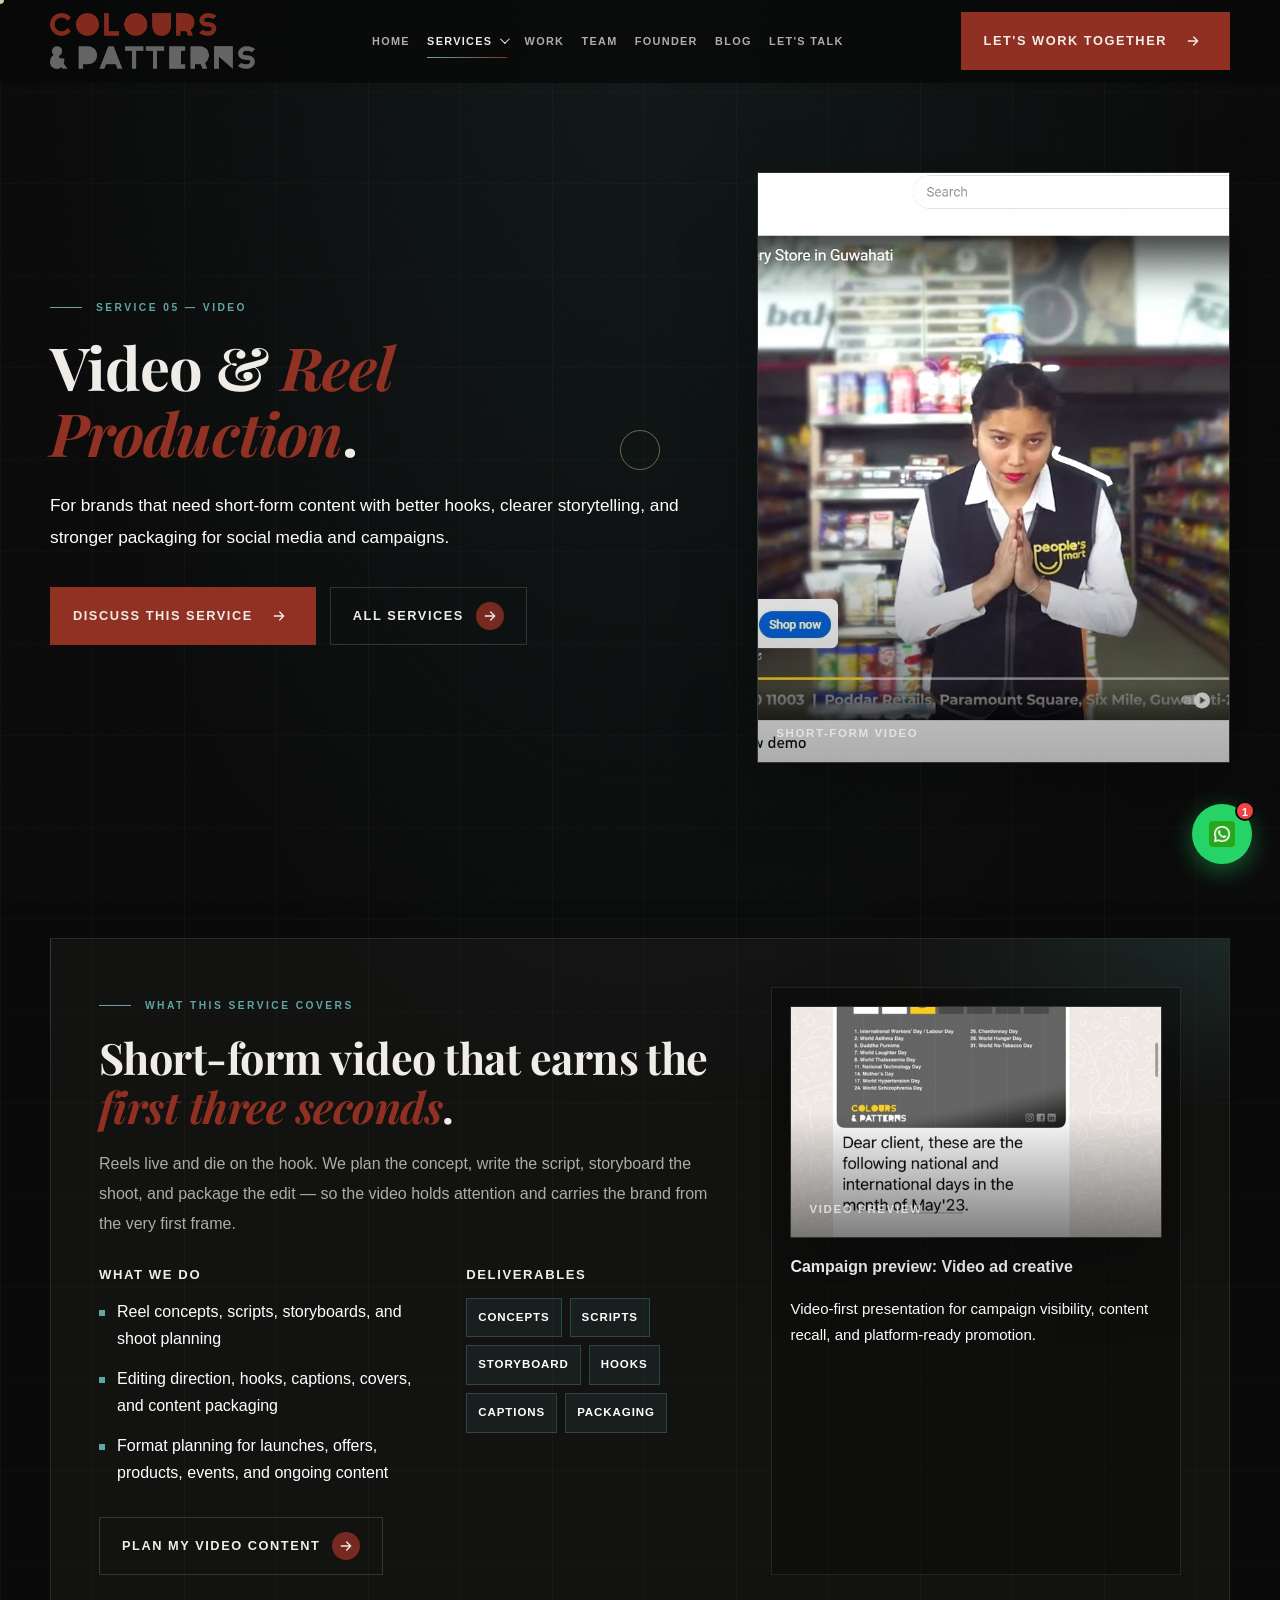
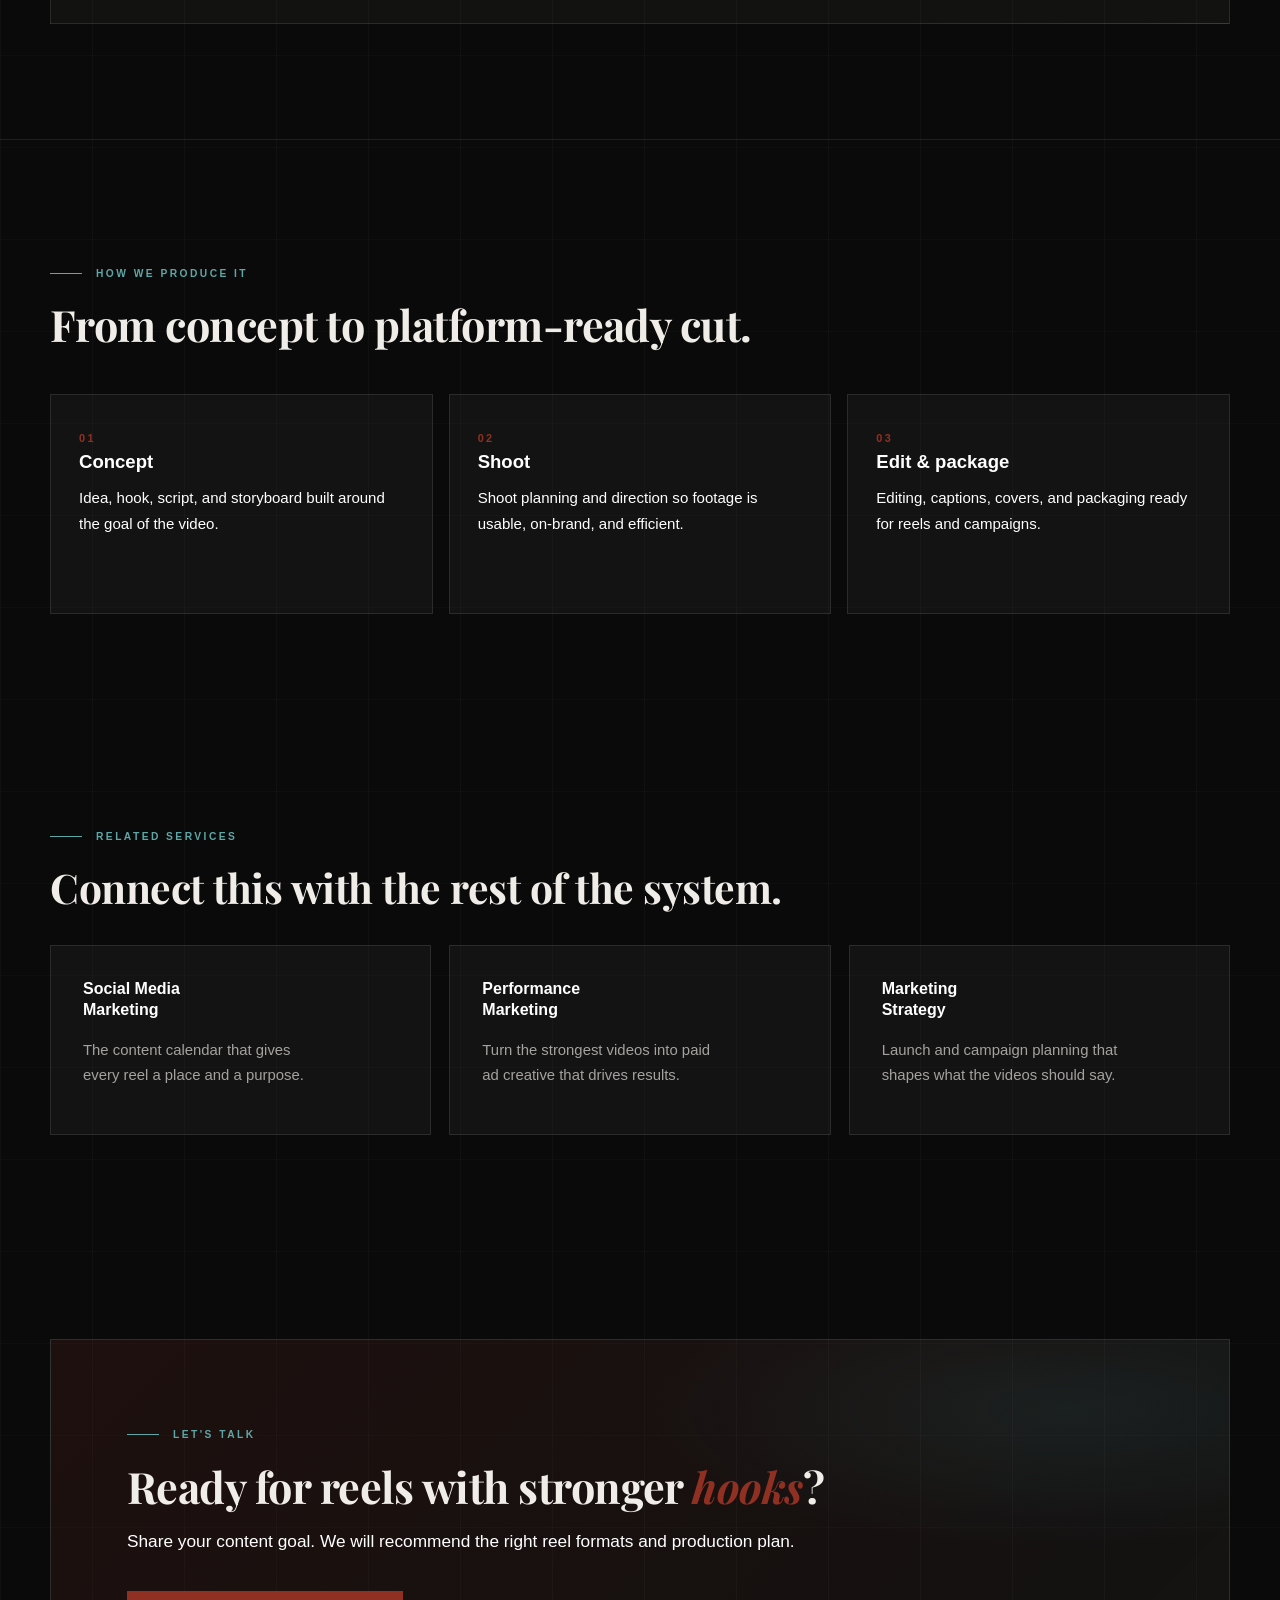
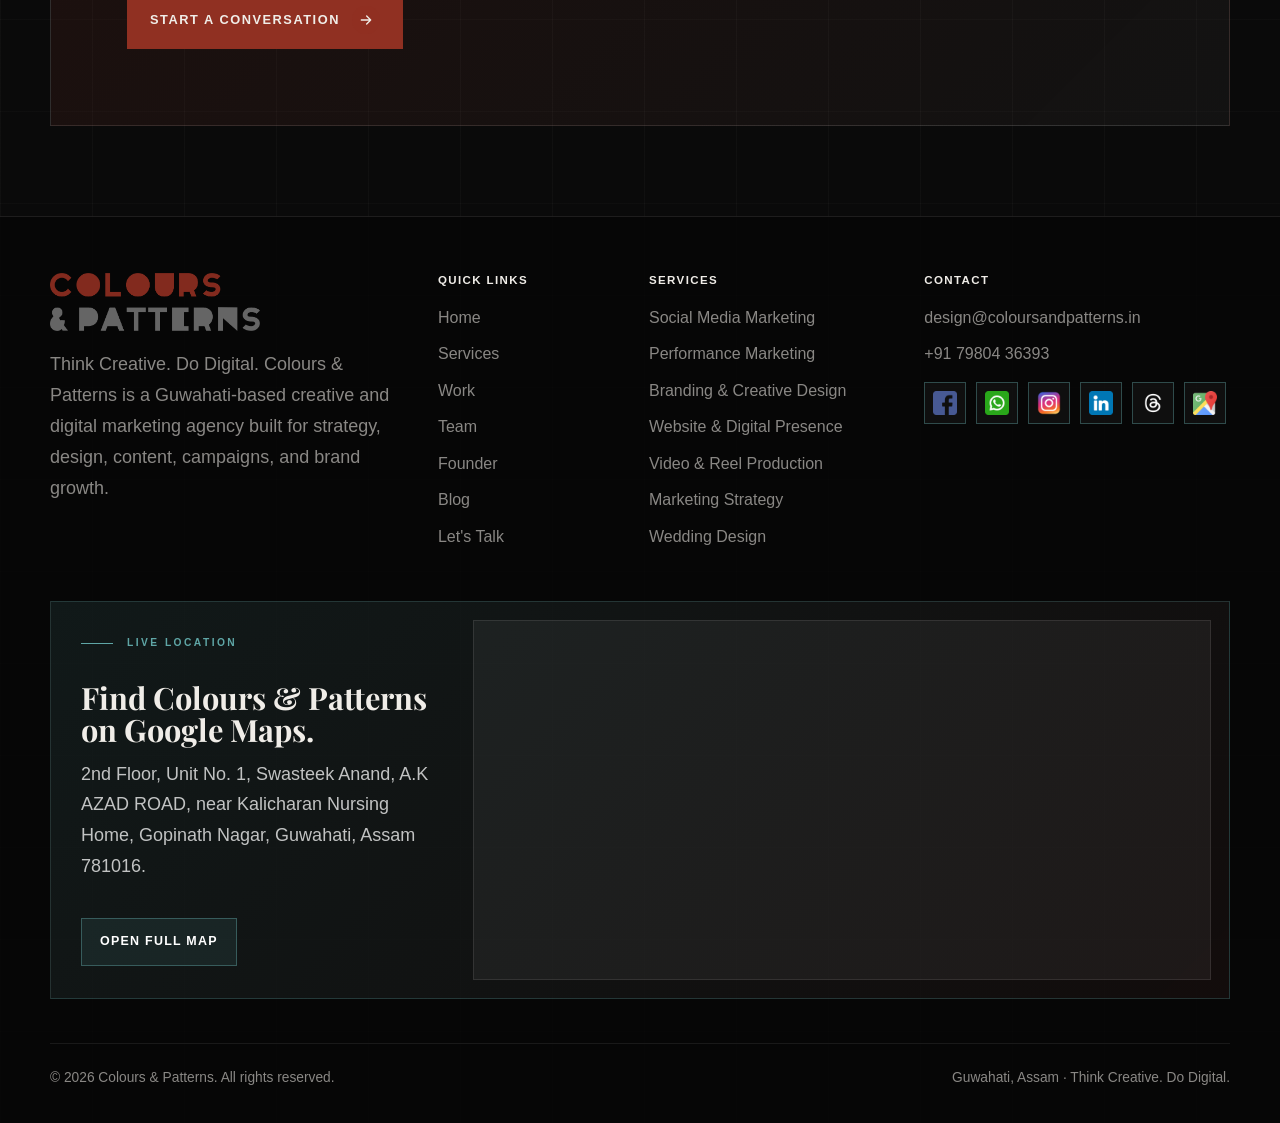
<file: video-and-reel-production.html>
<!DOCTYPE html>
<html lang="en">
<head>
  <meta charset="UTF-8">
  <meta name="viewport" content="width=device-width, initial-scale=1.0">
  <title>Video & Reel Production | Colours & Patterns</title>
  <meta name="description" content="Video and reel production by Colours & Patterns — concepts, scripts, storyboards, shoot planning, hooks, captions, edits, and content packaging for social media and campaigns.">
  <meta name="theme-color" content="#0a0a0a">
  <link rel="preload" as="image" href="website/logo.png">
  <link rel="preconnect" href="https://fonts.googleapis.com">
  <link rel="preconnect" href="https://fonts.gstatic.com" crossorigin>
  <link href="https://fonts.googleapis.com/css2?family=Playfair+Display:ital,wght@0,500;0,600;0,700;0,800;0,900;1,400;1,500;1,700&display=swap" rel="stylesheet">
  <link rel="stylesheet" href="site-assets/styles.css">
  <noscript><style>.site-loader{display:none}</style></noscript>
</head>
<body data-page="services">
  <div class="scroll-progress" data-scroll-progress aria-hidden="true"></div>
  <a class="skip-link" href="#main">Skip to content</a>
  <div class="site-loader" data-site-loader role="status" aria-live="polite" aria-label="Loading Colours & Patterns">
    <div class="loader-inner">
      <img class="loader-logo" src="website/logo.png" alt="Colours & Patterns">
      <div class="loader-line" aria-hidden="true"><span class="loader-line-fill"></span></div>
      <div class="loader-foot">
        <span class="loader-count"><span data-loader-count>0</span><i>%</i></span>
        <span class="loader-tag">Think Creative. Do Digital.</span>
      </div>
    </div>
  </div>
  <div class="cursor-dot" aria-hidden="true"></div>
  <div class="cursor-ring" aria-hidden="true"></div>

  <header class="site-header" data-header>
    <div class="nav-wrap">
      <a class="brand" href="index.html" aria-label="Colours & Patterns home">
        <img class="brand-logo" src="website/logo.png" alt="Colours & Patterns">
      </a>
      <nav class="nav-links" aria-label="Primary navigation">
        <a href="index.html">Home</a>
        <div class="nav-dropdown" data-services-dropdown>
          <button class="nav-dropdown-toggle is-active" type="button" aria-expanded="false" aria-controls="services-menu" data-services-toggle>
            <span>Services</span><span class="nav-chevron" aria-hidden="true"></span>
          </button>
          <div class="nav-dropdown-menu" id="services-menu" role="menu" aria-label="Service pages">
            <a href="services.html" role="menuitem">All Services</a>
            <a href="social-media-marketing.html" role="menuitem">Social Media Marketing</a>
            <a href="performance-marketing.html" role="menuitem">Performance Marketing</a>
            <a href="branding-and-creative-design.html" role="menuitem">Branding &amp; Creative Design</a>
            <a href="website-and-digital-presence.html" role="menuitem">Website &amp; Digital Presence</a>
            <a class="is-active" href="video-and-reel-production.html" role="menuitem">Video &amp; Reel Production</a>
            <a href="marketing-strategy.html" role="menuitem">Marketing Strategy</a>
            <a href="wedding-design.html" role="menuitem">Wedding Design</a>
          </div>
        </div>
        <a href="results.html">Work</a>
        <a href="team.html">Team</a>
        <a href="founder.html">Founder</a>
        <a href="blog.html">Blog</a>
        <a href="lets-talk.html">Let's Talk</a>
      </nav>
      <div class="nav-actions">
        <a class="btn nav-cta primary" href="lets-talk.html"><span>Let's Work Together</span><span class="btn-icon" aria-hidden="true"><svg viewBox="0 0 24 24"><path d="M5 12h14M13 6l6 6-6 6" fill="none" stroke="currentColor" stroke-width="2" stroke-linecap="round" stroke-linejoin="round"/></svg></span></a>
        <button class="menu-toggle" type="button" aria-label="Open menu" aria-expanded="false" data-menu-toggle>
          <span></span><span></span><span></span>
        </button>
      </div>
    </div>
  </header>

  <main id="main">
    <section class="hero compact-hero" aria-labelledby="page-title">
      <div class="container hero-grid">
        <div class="reveal">
          <p class="eyebrow">Service 05 — Video</p>
          <h1 id="page-title">Video &amp; <em>Reel Production</em>.</h1>
          <p class="lead">For brands that need short-form content with better hooks, clearer storytelling, and stronger packaging for social media and campaigns.</p>
          <div class="hero-actions">
            <a class="btn primary" href="lets-talk.html"><span>Discuss This Service</span><span class="btn-icon" aria-hidden="true"><svg viewBox="0 0 24 24"><path d="M5 12h14M13 6l6 6-6 6" fill="none" stroke="currentColor" stroke-width="2" stroke-linecap="round" stroke-linejoin="round"/></svg></span></a>
            <a class="btn secondary" href="services.html"><span>All Services</span><span class="btn-icon" aria-hidden="true"><svg viewBox="0 0 24 24"><path d="M5 12h14M13 6l6 6-6 6" fill="none" stroke="currentColor" stroke-width="2" stroke-linecap="round" stroke-linejoin="round"/></svg></span></a>
          </div>
        </div>
        <div class="reveal">
          <figure class="image-frame hero-visual">
            <img src="site-assets/pdf-images/pdf-jpeg-035.jpg" alt="Video and reel production work by Colours and Patterns" loading="eager">
            <figcaption>Short-Form Video</figcaption>
          </figure>
        </div>
      </div>
    </section>

    <section class="section service-stack" aria-labelledby="detail-title">
      <div class="container">
        <article class="service-detail reveal">
          <div class="service-detail-grid">
            <div class="service-copy">
              <p class="section-kicker">What this service covers</p>
              <h2 id="detail-title">Short-form video that earns the <em>first three seconds</em>.</h2>
              <p>Reels live and die on the hook. We plan the concept, write the script, storyboard the shoot, and package the edit — so the video holds attention and carries the brand from the very first frame.</p>
              <div class="service-columns">
                <div><h3>What we do</h3><ul class="deliverable-list"><li>Reel concepts, scripts, storyboards, and shoot planning</li><li>Editing direction, hooks, captions, covers, and content packaging</li><li>Format planning for launches, offers, products, events, and ongoing content</li></ul></div>
                <div><h3>Deliverables</h3><ul class="pill-list"><li>Concepts</li><li>Scripts</li><li>Storyboard</li><li>Hooks</li><li>Captions</li><li>Packaging</li></ul></div>
              </div>
              <a class="btn secondary" href="lets-talk.html"><span>Plan My Video Content</span><span class="btn-icon" aria-hidden="true"><svg viewBox="0 0 24 24"><path d="M5 12h14M13 6l6 6-6 6" fill="none" stroke="currentColor" stroke-width="2" stroke-linecap="round" stroke-linejoin="round"/></svg></span></a>
            </div>
            <aside class="case-preview">
              <figure class="image-frame ratio-wide"><img src="site-assets/pdf-images/pdf-jpeg-015.jpg" alt="Video ad and reel content preview" loading="lazy"><figcaption>Video Preview</figcaption></figure>
              <h3>Campaign preview: Video ad creative</h3>
              <p>Video-first presentation for campaign visibility, content recall, and platform-ready promotion.</p>
            </aside>
          </div>
        </article>
      </div>
    </section>

    <section class="section section-divider" aria-labelledby="approach-title">
      <div class="container">
        <div class="section-head reveal">
          <p class="section-kicker">How we produce it</p>
          <h2 class="section-title" id="approach-title">From concept to platform-ready cut.</h2>
        </div>
        <div class="step-grid">
          <article class="process-card reveal"><span class="number">01</span><h3>Concept</h3><p>Idea, hook, script, and storyboard built around the goal of the video.</p></article>
          <article class="process-card reveal"><span class="number">02</span><h3>Shoot</h3><p>Shoot planning and direction so footage is usable, on-brand, and efficient.</p></article>
          <article class="process-card reveal"><span class="number">03</span><h3>Edit &amp; package</h3><p>Editing, captions, covers, and packaging ready for reels and campaigns.</p></article>
        </div>
      </div>
    </section>

    <section class="section related-services-section" aria-labelledby="related-title">
      <div class="container">
        <div class="section-head reveal">
          <p class="section-kicker">Related services</p>
          <h2 class="section-title" id="related-title">Connect this with the rest of the system.</h2>
        </div>
        <div class="link-grid">
          <a class="link-card reveal" href="social-media-marketing.html"><h3>Social Media Marketing</h3><p>The content calendar that gives every reel a place and a purpose.</p></a>
          <a class="link-card reveal" href="performance-marketing.html"><h3>Performance Marketing</h3><p>Turn the strongest videos into paid ad creative that drives results.</p></a>
          <a class="link-card reveal" href="marketing-strategy.html"><h3>Marketing Strategy</h3><p>Launch and campaign planning that shapes what the videos should say.</p></a>
        </div>
      </div>
    </section>

    <section class="section tight">
      <div class="container">
        <div class="cta-band reveal">
          <p class="section-kicker">Let's talk</p>
          <h2>Ready for reels with stronger <em>hooks</em>?</h2>
          <p class="section-lede">Share your content goal. We will recommend the right reel formats and production plan.</p>
          <div class="cta-actions"><a class="btn primary" href="lets-talk.html"><span>Start a Conversation</span><span class="btn-icon" aria-hidden="true"><svg viewBox="0 0 24 24"><path d="M5 12h14M13 6l6 6-6 6" fill="none" stroke="currentColor" stroke-width="2" stroke-linecap="round" stroke-linejoin="round"/></svg></span></a></div>
        </div>
      </div>
    </section>
  </main>

  <footer class="site-footer">
    <div class="container">
      <div class="footer-grid">
        <div>
          <img class="footer-logo" src="website/logo.png" alt="Colours & Patterns">
          <p>Think Creative. Do Digital. Colours & Patterns is a Guwahati-based creative and digital marketing agency built for strategy, design, content, campaigns, and brand growth.</p>
        </div>
        <div>
          <h3>Quick links</h3>
          <a href="index.html">Home</a>
          <a href="services.html">Services</a>
          <a href="results.html">Work</a>
          <a href="team.html">Team</a>
          <a href="founder.html">Founder</a>
        <a href="blog.html">Blog</a>
        <a href="lets-talk.html">Let's Talk</a>
        </div>
        <div>
          <h3>Services</h3>
          <a href="social-media-marketing.html">Social Media Marketing</a>
          <a href="performance-marketing.html">Performance Marketing</a>
          <a href="branding-and-creative-design.html">Branding &amp; Creative Design</a>
          <a href="website-and-digital-presence.html">Website &amp; Digital Presence</a>
          <a href="video-and-reel-production.html">Video &amp; Reel Production</a>
          <a href="marketing-strategy.html">Marketing Strategy</a>
          <a href="wedding-design.html">Wedding Design</a>
        </div>
        <div>
          <h3>Contact</h3>
          <a href="mailto:design@coloursandpatterns.in">design@coloursandpatterns.in</a>
          <a href="tel:+917980436393">+91 79804 36393</a>
          <div class="social-logo-links" aria-label="Social and location links">
            <a class="social-logo-link" href="https://www.facebook.com/coloursandpatterns/" target="_blank" rel="noopener" aria-label="Facebook"><img class="social-logo" src="site-assets/social-icons/facebook.png" alt="" width="24" height="24" loading="lazy"><span>Facebook</span></a>
            <a class="social-logo-link" href="https://wa.me/917980436393?text=Hi%20Colours%20%26%20Patterns%2C%20I%20want%20to%20discuss%20a%20project%20and%20explore%20how%20we%20can%20work%20together." target="_blank" rel="noopener" aria-label="WhatsApp"><img class="social-logo" src="site-assets/social-icons/whatsapp.png" alt="" width="24" height="24" loading="lazy"><span>WhatsApp</span></a>
            <a class="social-logo-link" href="https://www.instagram.com/coloursandpatterns_/" target="_blank" rel="noopener" aria-label="Instagram"><img class="social-logo" src="site-assets/social-icons/instagram.png" alt="" width="24" height="24" loading="lazy"><span>Insta</span></a>
            <a class="social-logo-link" href="https://www.linkedin.com/company/coloursandpatternsghy/" target="_blank" rel="noopener" aria-label="LinkedIn"><img class="social-logo" src="site-assets/social-icons/linkedin.png" alt="" width="24" height="24" loading="lazy"><span>LinkedIn</span></a>
            <a class="social-logo-link" href="https://www.threads.com/@coloursandpatterns_" target="_blank" rel="noopener" aria-label="Threads"><img class="social-logo" src="site-assets/social-icons/threads-square.png" alt="" width="24" height="24" loading="lazy"><span>Threads</span></a>
            <a class="social-logo-link" href="https://www.google.com/maps/place/Colours+and+Patterns/@26.1625644,91.7429782,15.75z/data=!4m6!3m5!1s0x375a5bb6634c8951:0xe9c1a46cdf760750!8m2!3d26.1623664!4d91.7445813!16s%2Fg%2F11h25ltyyt!18m1!1e1?entry=ttu&amp;g_ep=EgoyMDI2MDUyMC4wIKXMDSoASAFQAw%3D%3D" target="_blank" rel="noopener" aria-label="Google Maps"><img class="social-logo" src="site-assets/social-icons/google-maps.png" alt="" width="24" height="24" loading="lazy"><span>Google Maps</span></a>
          </div>
        </div>
      </div>
      <div class="footer-live-map" aria-label="Live Google Maps location for Colours and Patterns">
        <div class="footer-map-copy">
          <span class="eyebrow">Live location</span>
          <h3>Find Colours &amp; Patterns on Google Maps.</h3>
          <p>2nd Floor, Unit No. 1, Swasteek Anand, A.K AZAD ROAD, near Kalicharan Nursing Home, Gopinath Nagar, Guwahati, Assam 781016.</p>
          <a class="footer-map-link" href="https://www.google.com/maps/place/Colours+and+Patterns/@26.1625644,91.7429782,15.75z/data=!4m6!3m5!1s0x375a5bb6634c8951:0xe9c1a46cdf760750!8m2!3d26.1623664!4d91.7445813!16s%2Fg%2F11h25ltyyt!18m1!1e1?entry=ttu&amp;g_ep=EgoyMDI2MDUyMC4wIKXMDSoASAFQAw%3D%3D" target="_blank" rel="noopener">Open full map</a>
        </div>
        <div class="footer-map-frame">
          <iframe title="Live Google Map for Colours and Patterns in Guwahati" src="https://maps.google.com/maps?width=100%25&amp;height=380&amp;hl=en&amp;q=26.1623664%2C91.7445813&amp;t=&amp;z=17&amp;ie=UTF8&amp;iwloc=B&amp;output=embed" loading="lazy" referrerpolicy="no-referrer-when-downgrade" allowfullscreen></iframe>
        </div>
      </div>
      <div class="footer-bottom">
        <span>&copy; <span data-year></span> Colours & Patterns. All rights reserved.</span>
        <span>Guwahati, Assam &middot; Think Creative. Do Digital.</span>
      </div>
    </div>
  </footer>
  <button class="wa-trigger" data-wa-trigger aria-label="Chat on WhatsApp" aria-expanded="false">
    <img src="site-assets/social-icons/whatsapp.png" alt="" width="26" height="26" loading="lazy">
    <span class="wa-trigger-badge" aria-hidden="true">1</span>
  </button>
  <div class="wa-card-wrap" data-wa-wrap aria-hidden="true">
    <div class="wa-card">
      <div class="wa-card-header">
        <div class="wa-avatar">
          <img src="site-assets/social-icons/whatsapp.png" alt="" width="22" height="22" loading="lazy">
        </div>
        <div class="wa-card-meta">
          <strong>Colours &amp; Patterns</strong>
          <span class="wa-status"><span class="wa-status-dot" aria-hidden="true"></span>Online</span>
        </div>
        <button class="wa-close" data-wa-close aria-label="Close chat"><svg viewBox="0 0 24 24" fill="none"><path d="M18 6L6 18M6 6l12 12" stroke="currentColor" stroke-width="2" stroke-linecap="round"/></svg></button>
      </div>
      <div class="wa-card-body">
        <div class="wa-bubble">
          <p>Hi there! &#x1F44B;</p>
          <span class="wa-time">Just now</span>
        </div>
        <div class="wa-bubble wa-bubble--delay">
          <p>Ready to discuss your next project? We&#x2019;d love to hear from you!</p>
          <span class="wa-time">Just now</span>
        </div>
      </div>
      <a class="wa-card-cta" href="https://wa.me/917980436393?text=Hi%20Colours%20%26%20Patterns%2C%20I%20want%20to%20discuss%20a%20project%20and%20explore%20how%20we%20can%20work%20together." target="_blank" rel="noopener">
        <svg viewBox="0 0 24 24" fill="currentColor"><path d="M.057 24l1.687-6.163c-1.041-1.804-1.588-3.849-1.587-5.946.003-6.556 5.338-11.891 11.893-11.891 3.181.001 6.167 1.24 8.413 3.488 2.245 2.248 3.481 5.236 3.48 8.414-.003 6.557-5.338 11.892-11.893 11.892-1.99-.001-3.951-.5-5.688-1.448l-6.305 1.654zm6.597-3.807c1.676.995 3.276 1.591 5.392 1.592 5.448 0 9.886-4.434 9.889-9.885.002-5.462-4.415-9.89-9.881-9.892-5.452 0-9.887 4.434-9.889 9.884-.001 2.225.651 3.891 1.746 5.634l-.999 3.648 3.742-.981zm11.387-5.464c-.074-.124-.272-.198-.57-.347-.297-.149-1.758-.868-2.031-.967-.272-.099-.47-.149-.669.149-.198.297-.768.967-.941 1.165-.173.198-.347.223-.644.074-.297-.149-1.255-.462-2.39-1.475-.883-.788-1.48-1.761-1.653-2.059-.173-.297-.018-.458.13-.606.134-.133.297-.347.446-.521.151-.172.2-.296.3-.495.099-.198.05-.372-.025-.521-.075-.148-.669-1.611-.916-2.206-.242-.579-.487-.501-.669-.51l-.57-.01c-.198 0-.52.074-.792.372s-1.04 1.016-1.04 2.479 1.065 2.876 1.213 3.074c.149.198 2.095 3.2 5.076 4.487.709.306 1.263.489 1.694.626.712.226 1.36.194 1.872.118.571-.085 1.758-.719 2.006-1.413.248-.695.248-1.29.173-1.414z"/></svg>
        <span>Start WhatsApp chat</span>
      </a>
    </div>
    <div class="wa-backdrop" data-wa-backdrop></div>
  </div>
  <script src="site-assets/app.js"></script>
</body>
</html>
</file>
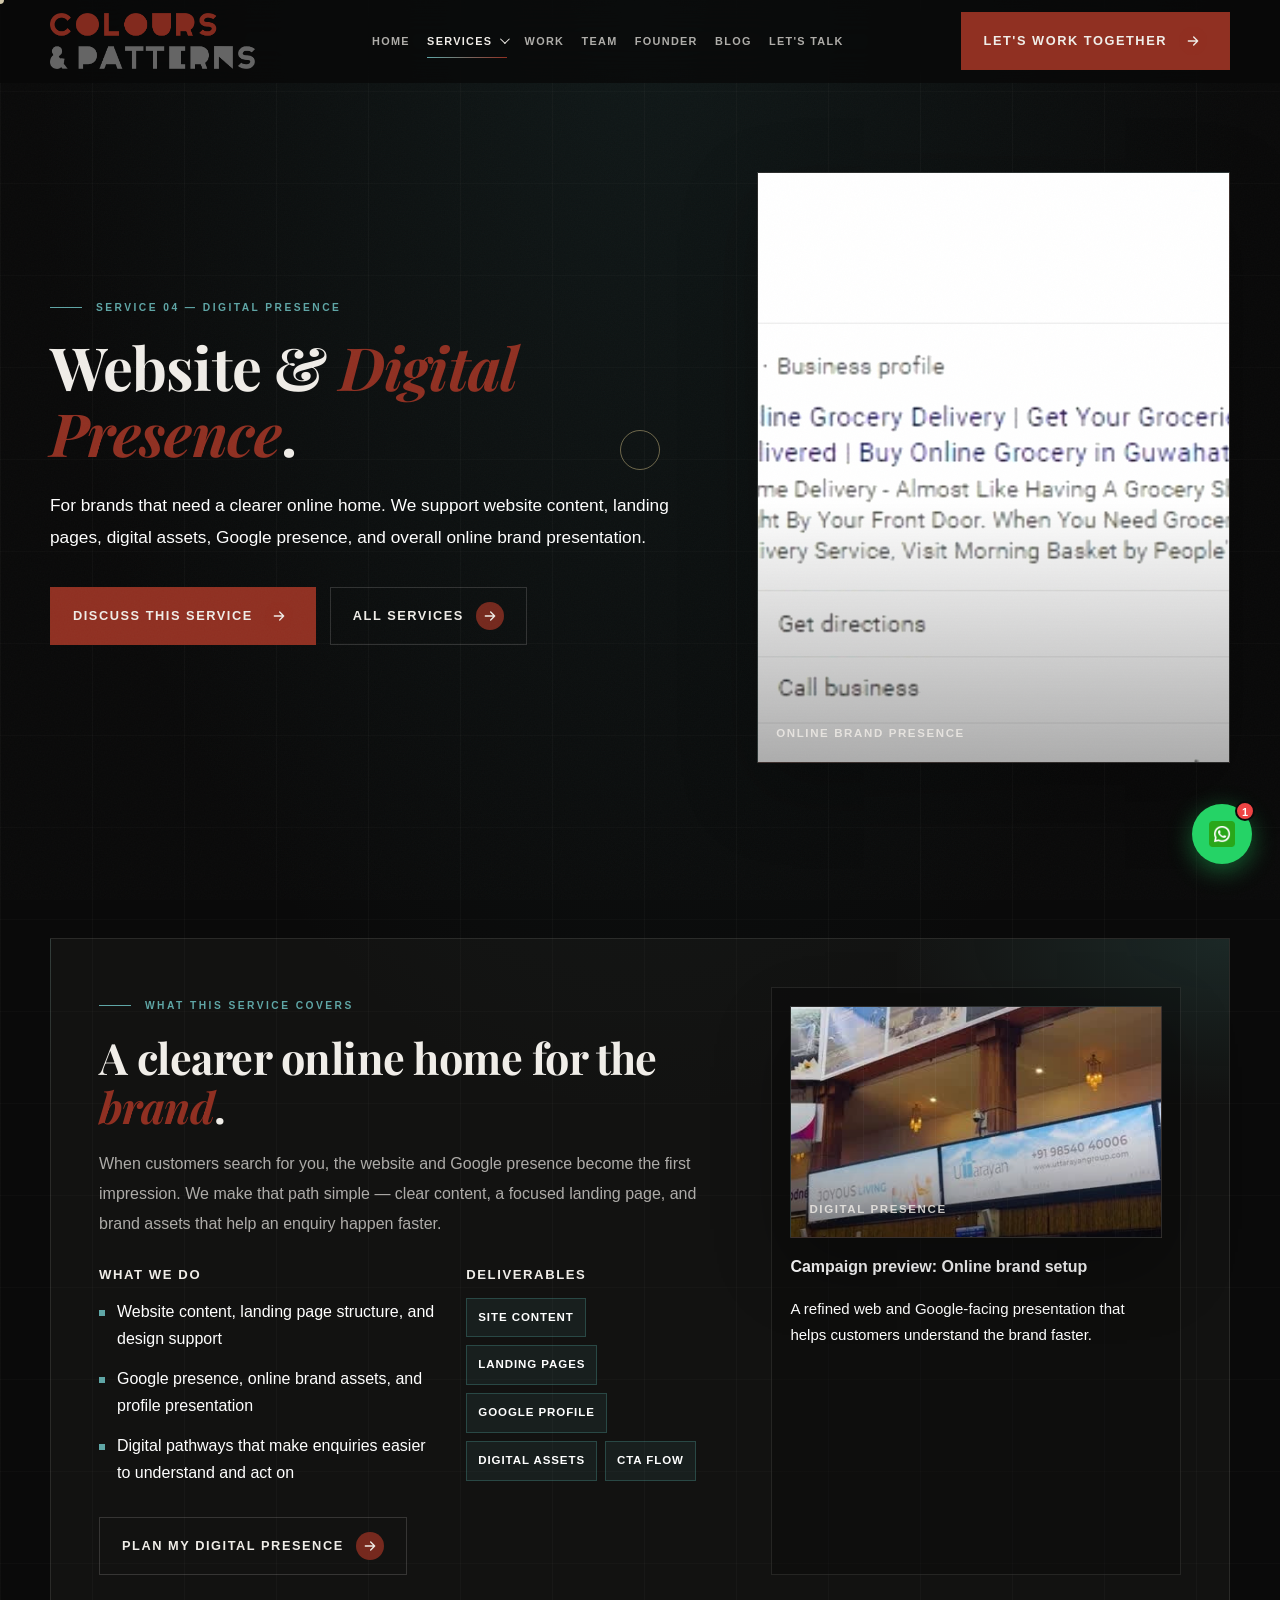
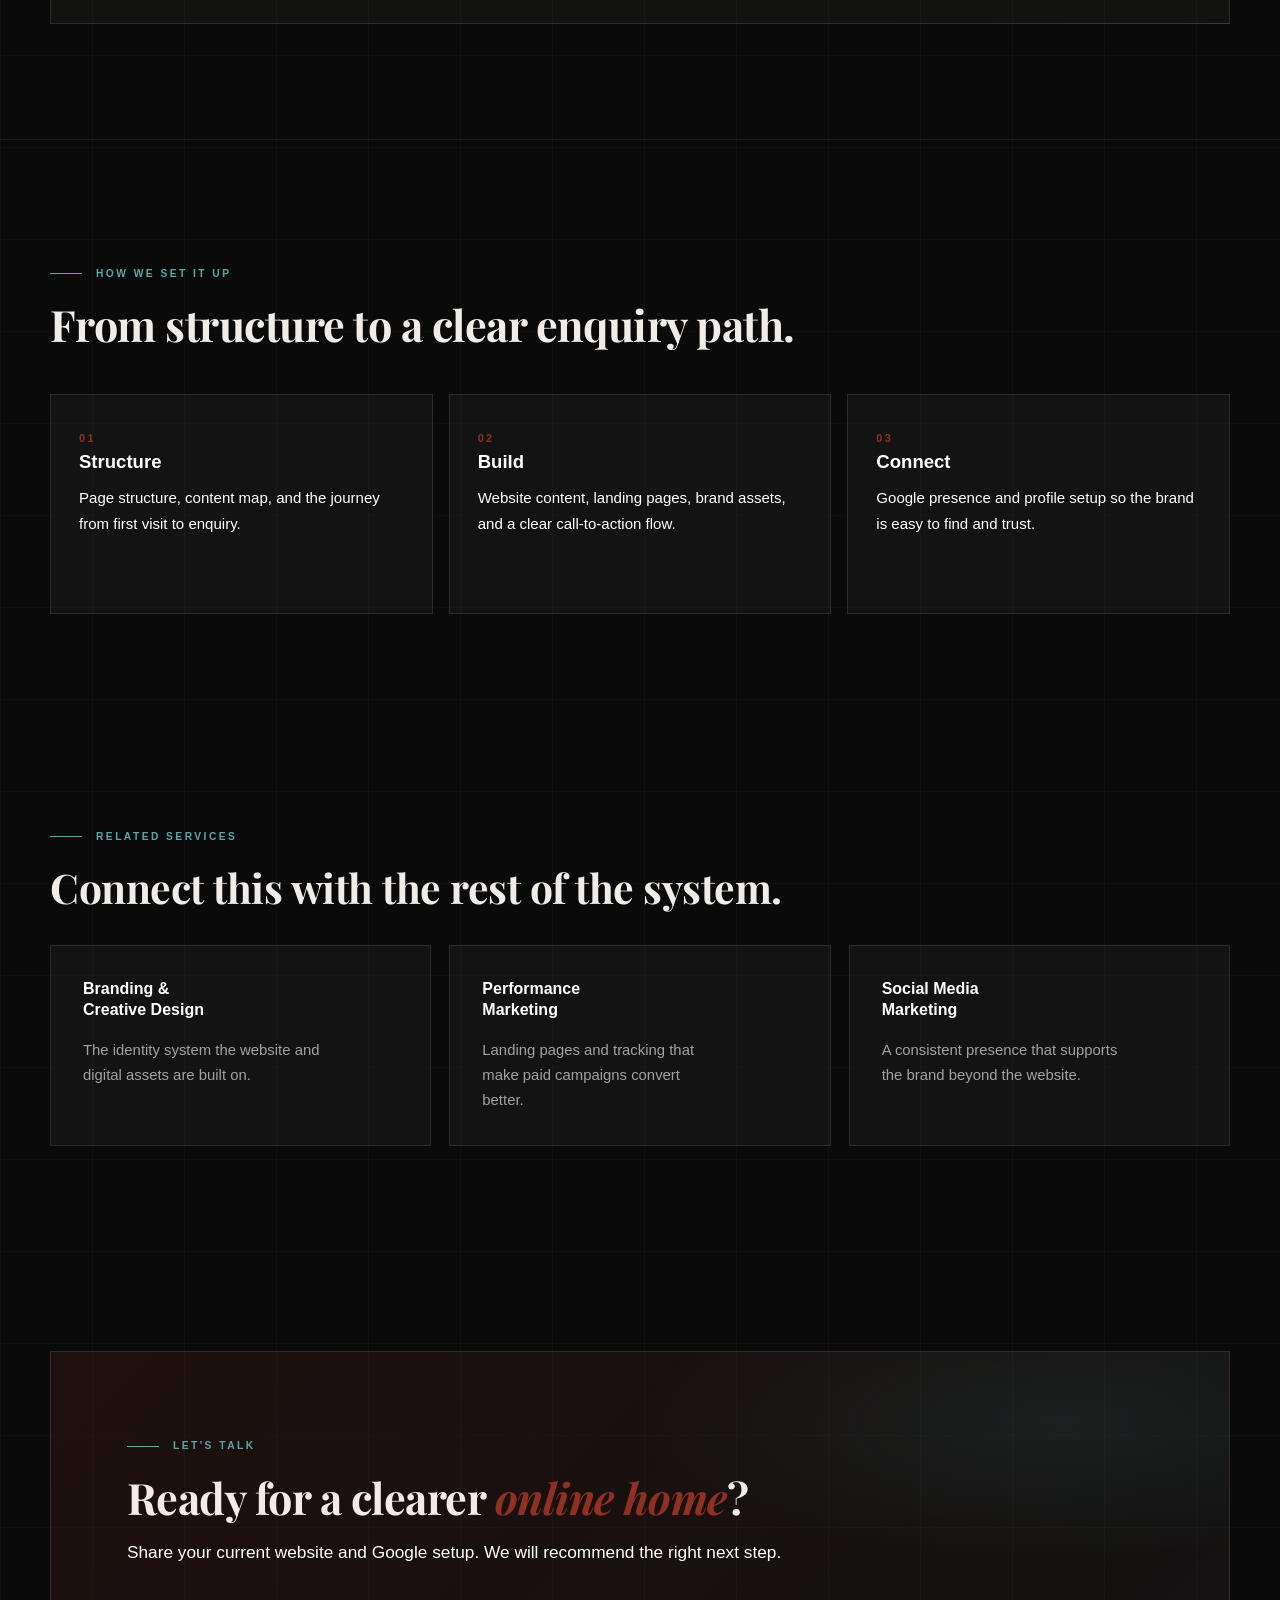
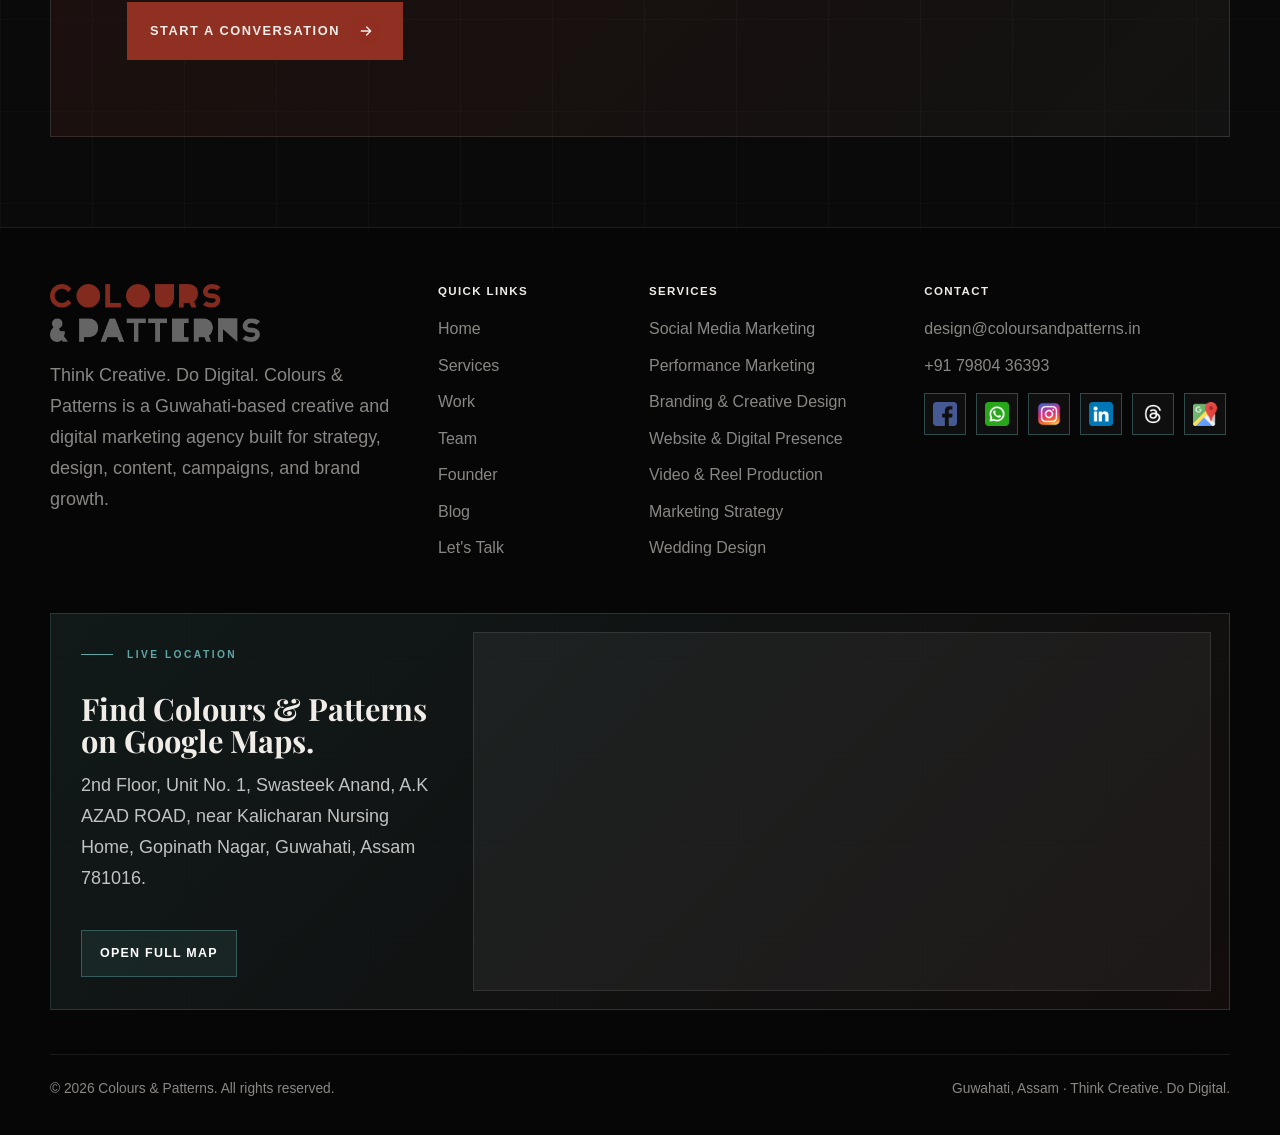
<file: website-and-digital-presence.html>
<!DOCTYPE html>
<html lang="en">
<head>
  <meta charset="UTF-8">
  <meta name="viewport" content="width=device-width, initial-scale=1.0">
  <title>Website & Digital Presence | Colours & Patterns</title>
  <meta name="description" content="Website and digital presence by Colours & Patterns — website content, landing pages, Google presence, online brand assets, and clear digital brand presentation.">
  <meta name="theme-color" content="#0a0a0a">
  <link rel="preload" as="image" href="website/logo.png">
  <link rel="preconnect" href="https://fonts.googleapis.com">
  <link rel="preconnect" href="https://fonts.gstatic.com" crossorigin>
  <link href="https://fonts.googleapis.com/css2?family=Playfair+Display:ital,wght@0,500;0,600;0,700;0,800;0,900;1,400;1,500;1,700&display=swap" rel="stylesheet">
  <link rel="stylesheet" href="site-assets/styles.css">
  <noscript><style>.site-loader{display:none}</style></noscript>
</head>
<body data-page="services">
  <div class="scroll-progress" data-scroll-progress aria-hidden="true"></div>
  <a class="skip-link" href="#main">Skip to content</a>
  <div class="site-loader" data-site-loader role="status" aria-live="polite" aria-label="Loading Colours & Patterns">
    <div class="loader-inner">
      <img class="loader-logo" src="website/logo.png" alt="Colours & Patterns">
      <div class="loader-line" aria-hidden="true"><span class="loader-line-fill"></span></div>
      <div class="loader-foot">
        <span class="loader-count"><span data-loader-count>0</span><i>%</i></span>
        <span class="loader-tag">Think Creative. Do Digital.</span>
      </div>
    </div>
  </div>
  <div class="cursor-dot" aria-hidden="true"></div>
  <div class="cursor-ring" aria-hidden="true"></div>

  <header class="site-header" data-header>
    <div class="nav-wrap">
      <a class="brand" href="index.html" aria-label="Colours & Patterns home">
        <img class="brand-logo" src="website/logo.png" alt="Colours & Patterns">
      </a>
      <nav class="nav-links" aria-label="Primary navigation">
        <a href="index.html">Home</a>
        <div class="nav-dropdown" data-services-dropdown>
          <button class="nav-dropdown-toggle is-active" type="button" aria-expanded="false" aria-controls="services-menu" data-services-toggle>
            <span>Services</span><span class="nav-chevron" aria-hidden="true"></span>
          </button>
          <div class="nav-dropdown-menu" id="services-menu" role="menu" aria-label="Service pages">
            <a href="services.html" role="menuitem">All Services</a>
            <a href="social-media-marketing.html" role="menuitem">Social Media Marketing</a>
            <a href="performance-marketing.html" role="menuitem">Performance Marketing</a>
            <a href="branding-and-creative-design.html" role="menuitem">Branding &amp; Creative Design</a>
            <a class="is-active" href="website-and-digital-presence.html" role="menuitem">Website &amp; Digital Presence</a>
            <a href="video-and-reel-production.html" role="menuitem">Video &amp; Reel Production</a>
            <a href="marketing-strategy.html" role="menuitem">Marketing Strategy</a>
            <a href="wedding-design.html" role="menuitem">Wedding Design</a>
          </div>
        </div>
        <a href="results.html">Work</a>
        <a href="team.html">Team</a>
        <a href="founder.html">Founder</a>
        <a href="blog.html">Blog</a>
        <a href="lets-talk.html">Let's Talk</a>
      </nav>
      <div class="nav-actions">
        <a class="btn nav-cta primary" href="lets-talk.html"><span>Let's Work Together</span><span class="btn-icon" aria-hidden="true"><svg viewBox="0 0 24 24"><path d="M5 12h14M13 6l6 6-6 6" fill="none" stroke="currentColor" stroke-width="2" stroke-linecap="round" stroke-linejoin="round"/></svg></span></a>
        <button class="menu-toggle" type="button" aria-label="Open menu" aria-expanded="false" data-menu-toggle>
          <span></span><span></span><span></span>
        </button>
      </div>
    </div>
  </header>

  <main id="main">
    <section class="hero compact-hero" aria-labelledby="page-title">
      <div class="container hero-grid">
        <div class="reveal">
          <p class="eyebrow">Service 04 — Digital Presence</p>
          <h1 id="page-title">Website &amp; <em>Digital Presence</em>.</h1>
          <p class="lead">For brands that need a clearer online home. We support website content, landing pages, digital assets, Google presence, and overall online brand presentation.</p>
          <div class="hero-actions">
            <a class="btn primary" href="lets-talk.html"><span>Discuss This Service</span><span class="btn-icon" aria-hidden="true"><svg viewBox="0 0 24 24"><path d="M5 12h14M13 6l6 6-6 6" fill="none" stroke="currentColor" stroke-width="2" stroke-linecap="round" stroke-linejoin="round"/></svg></span></a>
            <a class="btn secondary" href="services.html"><span>All Services</span><span class="btn-icon" aria-hidden="true"><svg viewBox="0 0 24 24"><path d="M5 12h14M13 6l6 6-6 6" fill="none" stroke="currentColor" stroke-width="2" stroke-linecap="round" stroke-linejoin="round"/></svg></span></a>
          </div>
        </div>
        <div class="reveal">
          <figure class="image-frame hero-visual">
            <img src="site-assets/pdf-images/pdf-jpeg-031.jpg" alt="Website and Google presence work by Colours and Patterns" loading="eager">
            <figcaption>Online Brand Presence</figcaption>
          </figure>
        </div>
      </div>
    </section>

    <section class="section service-stack" aria-labelledby="detail-title">
      <div class="container">
        <article class="service-detail reveal">
          <div class="service-detail-grid">
            <div class="service-copy">
              <p class="section-kicker">What this service covers</p>
              <h2 id="detail-title">A clearer online home for the <em>brand</em>.</h2>
              <p>When customers search for you, the website and Google presence become the first impression. We make that path simple — clear content, a focused landing page, and brand assets that help an enquiry happen faster.</p>
              <div class="service-columns">
                <div><h3>What we do</h3><ul class="deliverable-list"><li>Website content, landing page structure, and design support</li><li>Google presence, online brand assets, and profile presentation</li><li>Digital pathways that make enquiries easier to understand and act on</li></ul></div>
                <div><h3>Deliverables</h3><ul class="pill-list"><li>Site content</li><li>Landing pages</li><li>Google profile</li><li>Digital assets</li><li>CTA flow</li></ul></div>
              </div>
              <a class="btn secondary" href="lets-talk.html"><span>Plan My Digital Presence</span><span class="btn-icon" aria-hidden="true"><svg viewBox="0 0 24 24"><path d="M5 12h14M13 6l6 6-6 6" fill="none" stroke="currentColor" stroke-width="2" stroke-linecap="round" stroke-linejoin="round"/></svg></span></a>
            </div>
            <aside class="case-preview">
              <figure class="image-frame ratio-wide"><img src="site-assets/pdf-images/pdf-jpeg-010.jpg" alt="Digital presence and online brand setup preview" loading="lazy"><figcaption>Digital Presence</figcaption></figure>
              <h3>Campaign preview: Online brand setup</h3>
              <p>A refined web and Google-facing presentation that helps customers understand the brand faster.</p>
            </aside>
          </div>
        </article>
      </div>
    </section>

    <section class="section section-divider" aria-labelledby="approach-title">
      <div class="container">
        <div class="section-head reveal">
          <p class="section-kicker">How we set it up</p>
          <h2 class="section-title" id="approach-title">From structure to a clear enquiry path.</h2>
        </div>
        <div class="step-grid">
          <article class="process-card reveal"><span class="number">01</span><h3>Structure</h3><p>Page structure, content map, and the journey from first visit to enquiry.</p></article>
          <article class="process-card reveal"><span class="number">02</span><h3>Build</h3><p>Website content, landing pages, brand assets, and a clear call-to-action flow.</p></article>
          <article class="process-card reveal"><span class="number">03</span><h3>Connect</h3><p>Google presence and profile setup so the brand is easy to find and trust.</p></article>
        </div>
      </div>
    </section>

    <section class="section related-services-section" aria-labelledby="related-title">
      <div class="container">
        <div class="section-head reveal">
          <p class="section-kicker">Related services</p>
          <h2 class="section-title" id="related-title">Connect this with the rest of the system.</h2>
        </div>
        <div class="link-grid">
          <a class="link-card reveal" href="branding-and-creative-design.html"><h3>Branding &amp; Creative Design</h3><p>The identity system the website and digital assets are built on.</p></a>
          <a class="link-card reveal" href="performance-marketing.html"><h3>Performance Marketing</h3><p>Landing pages and tracking that make paid campaigns convert better.</p></a>
          <a class="link-card reveal" href="social-media-marketing.html"><h3>Social Media Marketing</h3><p>A consistent presence that supports the brand beyond the website.</p></a>
        </div>
      </div>
    </section>

    <section class="section tight">
      <div class="container">
        <div class="cta-band reveal">
          <p class="section-kicker">Let's talk</p>
          <h2>Ready for a clearer <em>online home</em>?</h2>
          <p class="section-lede">Share your current website and Google setup. We will recommend the right next step.</p>
          <div class="cta-actions"><a class="btn primary" href="lets-talk.html"><span>Start a Conversation</span><span class="btn-icon" aria-hidden="true"><svg viewBox="0 0 24 24"><path d="M5 12h14M13 6l6 6-6 6" fill="none" stroke="currentColor" stroke-width="2" stroke-linecap="round" stroke-linejoin="round"/></svg></span></a></div>
        </div>
      </div>
    </section>
  </main>

  <footer class="site-footer">
    <div class="container">
      <div class="footer-grid">
        <div>
          <img class="footer-logo" src="website/logo.png" alt="Colours & Patterns">
          <p>Think Creative. Do Digital. Colours & Patterns is a Guwahati-based creative and digital marketing agency built for strategy, design, content, campaigns, and brand growth.</p>
        </div>
        <div>
          <h3>Quick links</h3>
          <a href="index.html">Home</a>
          <a href="services.html">Services</a>
          <a href="results.html">Work</a>
          <a href="team.html">Team</a>
          <a href="founder.html">Founder</a>
        <a href="blog.html">Blog</a>
        <a href="lets-talk.html">Let's Talk</a>
        </div>
        <div>
          <h3>Services</h3>
          <a href="social-media-marketing.html">Social Media Marketing</a>
          <a href="performance-marketing.html">Performance Marketing</a>
          <a href="branding-and-creative-design.html">Branding &amp; Creative Design</a>
          <a href="website-and-digital-presence.html">Website &amp; Digital Presence</a>
          <a href="video-and-reel-production.html">Video &amp; Reel Production</a>
          <a href="marketing-strategy.html">Marketing Strategy</a>
          <a href="wedding-design.html">Wedding Design</a>
        </div>
        <div>
          <h3>Contact</h3>
          <a href="mailto:design@coloursandpatterns.in">design@coloursandpatterns.in</a>
          <a href="tel:+917980436393">+91 79804 36393</a>
          <div class="social-logo-links" aria-label="Social and location links">
            <a class="social-logo-link" href="https://www.facebook.com/coloursandpatterns/" target="_blank" rel="noopener" aria-label="Facebook"><img class="social-logo" src="site-assets/social-icons/facebook.png" alt="" width="24" height="24" loading="lazy"><span>Facebook</span></a>
            <a class="social-logo-link" href="https://wa.me/917980436393?text=Hi%20Colours%20%26%20Patterns%2C%20I%20want%20to%20discuss%20a%20project%20and%20explore%20how%20we%20can%20work%20together." target="_blank" rel="noopener" aria-label="WhatsApp"><img class="social-logo" src="site-assets/social-icons/whatsapp.png" alt="" width="24" height="24" loading="lazy"><span>WhatsApp</span></a>
            <a class="social-logo-link" href="https://www.instagram.com/coloursandpatterns_/" target="_blank" rel="noopener" aria-label="Instagram"><img class="social-logo" src="site-assets/social-icons/instagram.png" alt="" width="24" height="24" loading="lazy"><span>Insta</span></a>
            <a class="social-logo-link" href="https://www.linkedin.com/company/coloursandpatternsghy/" target="_blank" rel="noopener" aria-label="LinkedIn"><img class="social-logo" src="site-assets/social-icons/linkedin.png" alt="" width="24" height="24" loading="lazy"><span>LinkedIn</span></a>
            <a class="social-logo-link" href="https://www.threads.com/@coloursandpatterns_" target="_blank" rel="noopener" aria-label="Threads"><img class="social-logo" src="site-assets/social-icons/threads-square.png" alt="" width="24" height="24" loading="lazy"><span>Threads</span></a>
            <a class="social-logo-link" href="https://www.google.com/maps/place/Colours+and+Patterns/@26.1625644,91.7429782,15.75z/data=!4m6!3m5!1s0x375a5bb6634c8951:0xe9c1a46cdf760750!8m2!3d26.1623664!4d91.7445813!16s%2Fg%2F11h25ltyyt!18m1!1e1?entry=ttu&amp;g_ep=EgoyMDI2MDUyMC4wIKXMDSoASAFQAw%3D%3D" target="_blank" rel="noopener" aria-label="Google Maps"><img class="social-logo" src="site-assets/social-icons/google-maps.png" alt="" width="24" height="24" loading="lazy"><span>Google Maps</span></a>
          </div>
        </div>
      </div>
      <div class="footer-live-map" aria-label="Live Google Maps location for Colours and Patterns">
        <div class="footer-map-copy">
          <span class="eyebrow">Live location</span>
          <h3>Find Colours &amp; Patterns on Google Maps.</h3>
          <p>2nd Floor, Unit No. 1, Swasteek Anand, A.K AZAD ROAD, near Kalicharan Nursing Home, Gopinath Nagar, Guwahati, Assam 781016.</p>
          <a class="footer-map-link" href="https://www.google.com/maps/place/Colours+and+Patterns/@26.1625644,91.7429782,15.75z/data=!4m6!3m5!1s0x375a5bb6634c8951:0xe9c1a46cdf760750!8m2!3d26.1623664!4d91.7445813!16s%2Fg%2F11h25ltyyt!18m1!1e1?entry=ttu&amp;g_ep=EgoyMDI2MDUyMC4wIKXMDSoASAFQAw%3D%3D" target="_blank" rel="noopener">Open full map</a>
        </div>
        <div class="footer-map-frame">
          <iframe title="Live Google Map for Colours and Patterns in Guwahati" src="https://maps.google.com/maps?width=100%25&amp;height=380&amp;hl=en&amp;q=26.1623664%2C91.7445813&amp;t=&amp;z=17&amp;ie=UTF8&amp;iwloc=B&amp;output=embed" loading="lazy" referrerpolicy="no-referrer-when-downgrade" allowfullscreen></iframe>
        </div>
      </div>
      <div class="footer-bottom">
        <span>&copy; <span data-year></span> Colours & Patterns. All rights reserved.</span>
        <span>Guwahati, Assam &middot; Think Creative. Do Digital.</span>
      </div>
    </div>
  </footer>
  <button class="wa-trigger" data-wa-trigger aria-label="Chat on WhatsApp" aria-expanded="false">
    <img src="site-assets/social-icons/whatsapp.png" alt="" width="26" height="26" loading="lazy">
    <span class="wa-trigger-badge" aria-hidden="true">1</span>
  </button>
  <div class="wa-card-wrap" data-wa-wrap aria-hidden="true">
    <div class="wa-card">
      <div class="wa-card-header">
        <div class="wa-avatar">
          <img src="site-assets/social-icons/whatsapp.png" alt="" width="22" height="22" loading="lazy">
        </div>
        <div class="wa-card-meta">
          <strong>Colours &amp; Patterns</strong>
          <span class="wa-status"><span class="wa-status-dot" aria-hidden="true"></span>Online</span>
        </div>
        <button class="wa-close" data-wa-close aria-label="Close chat"><svg viewBox="0 0 24 24" fill="none"><path d="M18 6L6 18M6 6l12 12" stroke="currentColor" stroke-width="2" stroke-linecap="round"/></svg></button>
      </div>
      <div class="wa-card-body">
        <div class="wa-bubble">
          <p>Hi there! &#x1F44B;</p>
          <span class="wa-time">Just now</span>
        </div>
        <div class="wa-bubble wa-bubble--delay">
          <p>Ready to discuss your next project? We&#x2019;d love to hear from you!</p>
          <span class="wa-time">Just now</span>
        </div>
      </div>
      <a class="wa-card-cta" href="https://wa.me/917980436393?text=Hi%20Colours%20%26%20Patterns%2C%20I%20want%20to%20discuss%20a%20project%20and%20explore%20how%20we%20can%20work%20together." target="_blank" rel="noopener">
        <svg viewBox="0 0 24 24" fill="currentColor"><path d="M.057 24l1.687-6.163c-1.041-1.804-1.588-3.849-1.587-5.946.003-6.556 5.338-11.891 11.893-11.891 3.181.001 6.167 1.24 8.413 3.488 2.245 2.248 3.481 5.236 3.48 8.414-.003 6.557-5.338 11.892-11.893 11.892-1.99-.001-3.951-.5-5.688-1.448l-6.305 1.654zm6.597-3.807c1.676.995 3.276 1.591 5.392 1.592 5.448 0 9.886-4.434 9.889-9.885.002-5.462-4.415-9.89-9.881-9.892-5.452 0-9.887 4.434-9.889 9.884-.001 2.225.651 3.891 1.746 5.634l-.999 3.648 3.742-.981zm11.387-5.464c-.074-.124-.272-.198-.57-.347-.297-.149-1.758-.868-2.031-.967-.272-.099-.47-.149-.669.149-.198.297-.768.967-.941 1.165-.173.198-.347.223-.644.074-.297-.149-1.255-.462-2.39-1.475-.883-.788-1.48-1.761-1.653-2.059-.173-.297-.018-.458.13-.606.134-.133.297-.347.446-.521.151-.172.2-.296.3-.495.099-.198.05-.372-.025-.521-.075-.148-.669-1.611-.916-2.206-.242-.579-.487-.501-.669-.51l-.57-.01c-.198 0-.52.074-.792.372s-1.04 1.016-1.04 2.479 1.065 2.876 1.213 3.074c.149.198 2.095 3.2 5.076 4.487.709.306 1.263.489 1.694.626.712.226 1.36.194 1.872.118.571-.085 1.758-.719 2.006-1.413.248-.695.248-1.29.173-1.414z"/></svg>
        <span>Start WhatsApp chat</span>
      </a>
    </div>
    <div class="wa-backdrop" data-wa-backdrop></div>
  </div>
  <script src="site-assets/app.js"></script>
</body>
</html>
</file>
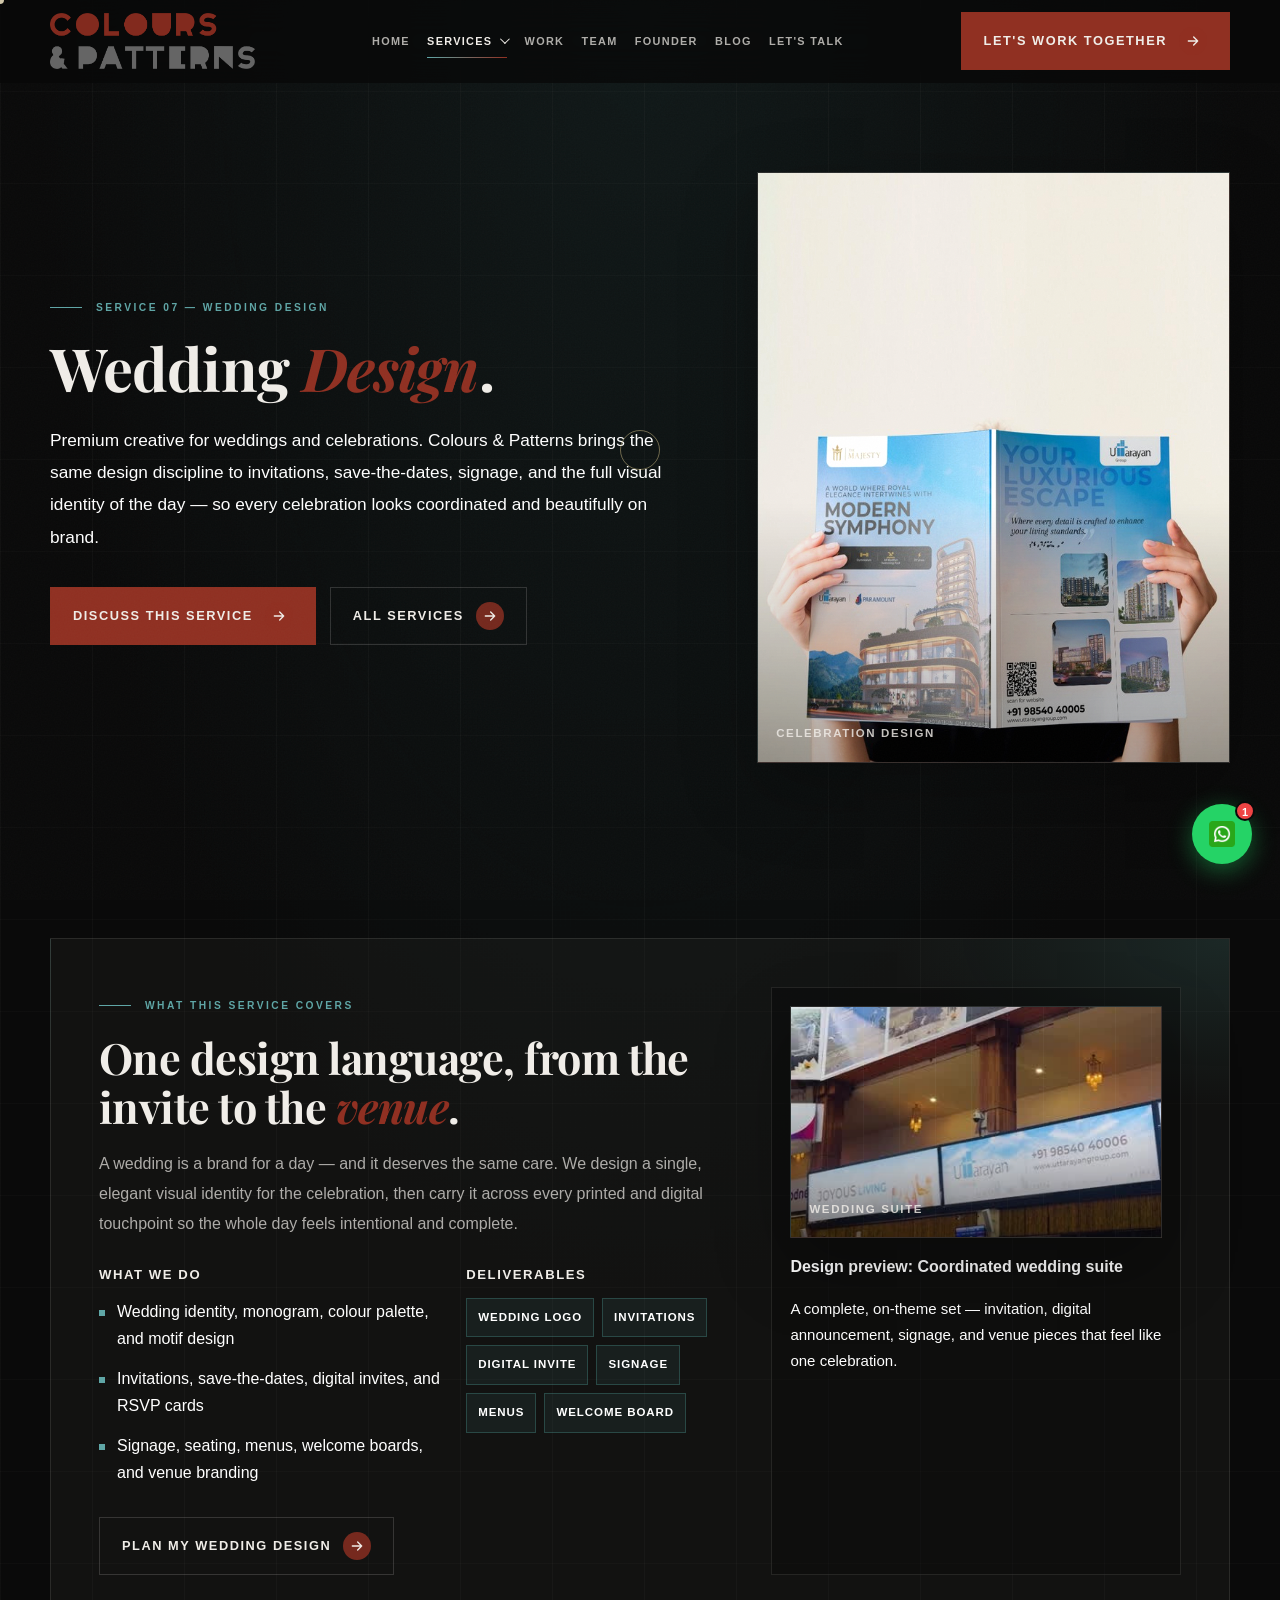
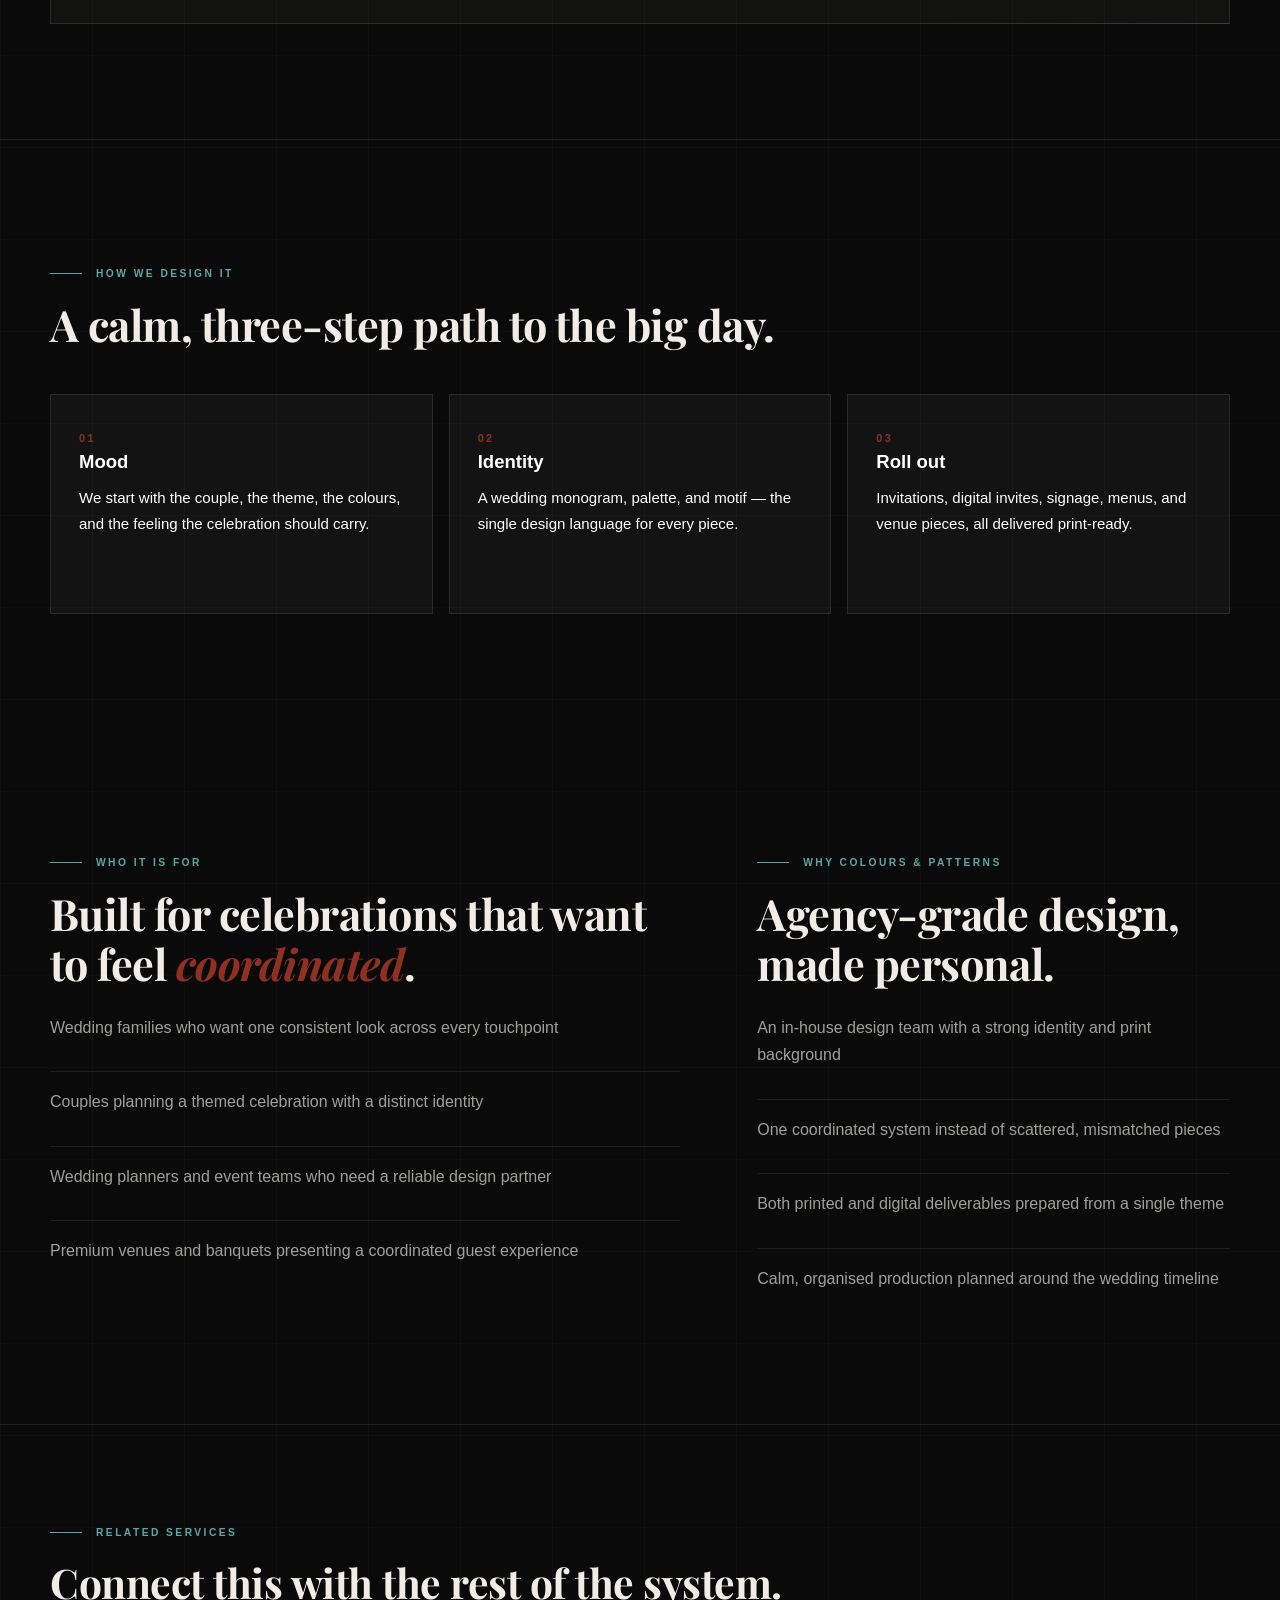
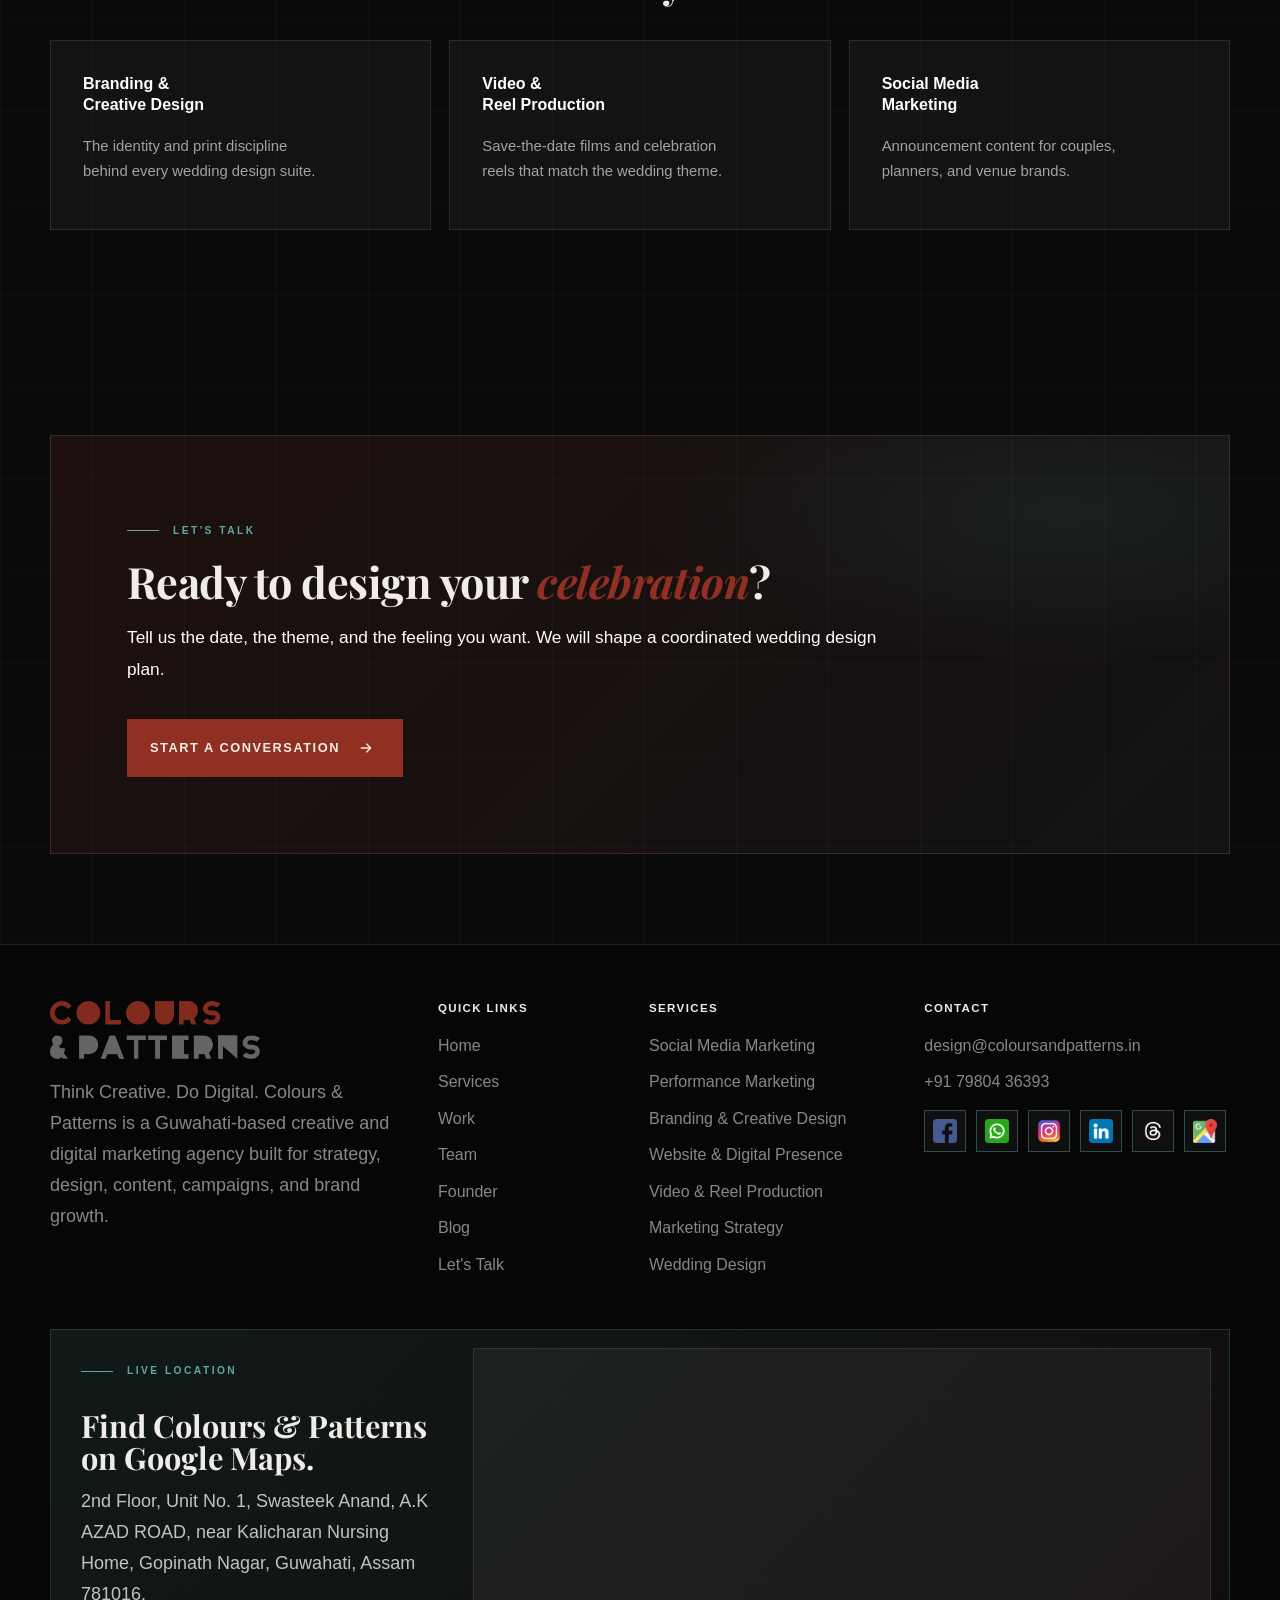
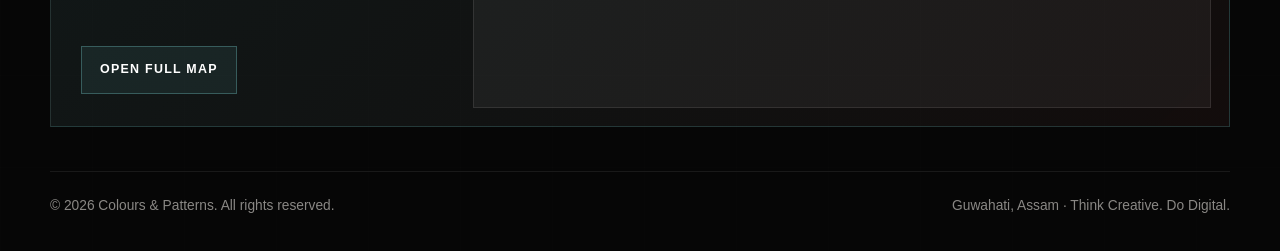
<file: wedding-design.html>
<!DOCTYPE html>
<html lang="en">
<head>
  <meta charset="UTF-8">
  <meta name="viewport" content="width=device-width, initial-scale=1.0">
  <title>Wedding Design | Colours & Patterns</title>
  <meta name="description" content="Wedding design by Colours & Patterns — wedding identity, invitations, save-the-dates, digital invites, signage, menus, and a fully coordinated celebration design system.">
  <meta name="theme-color" content="#0a0a0a">
  <link rel="preload" as="image" href="website/logo.png">
  <link rel="preconnect" href="https://fonts.googleapis.com">
  <link rel="preconnect" href="https://fonts.gstatic.com" crossorigin>
  <link href="https://fonts.googleapis.com/css2?family=Playfair+Display:ital,wght@0,500;0,600;0,700;0,800;0,900;1,400;1,500;1,700&display=swap" rel="stylesheet">
  <link rel="stylesheet" href="site-assets/styles.css">
  <noscript><style>.site-loader{display:none}</style></noscript>
</head>
<body data-page="services">
  <div class="scroll-progress" data-scroll-progress aria-hidden="true"></div>
  <a class="skip-link" href="#main">Skip to content</a>
  <div class="site-loader" data-site-loader role="status" aria-live="polite" aria-label="Loading Colours & Patterns">
    <div class="loader-inner">
      <img class="loader-logo" src="website/logo.png" alt="Colours & Patterns">
      <div class="loader-line" aria-hidden="true"><span class="loader-line-fill"></span></div>
      <div class="loader-foot">
        <span class="loader-count"><span data-loader-count>0</span><i>%</i></span>
        <span class="loader-tag">Think Creative. Do Digital.</span>
      </div>
    </div>
  </div>
  <div class="cursor-dot" aria-hidden="true"></div>
  <div class="cursor-ring" aria-hidden="true"></div>

  <header class="site-header" data-header>
    <div class="nav-wrap">
      <a class="brand" href="index.html" aria-label="Colours & Patterns home">
        <img class="brand-logo" src="website/logo.png" alt="Colours & Patterns">
      </a>
      <nav class="nav-links" aria-label="Primary navigation">
        <a href="index.html">Home</a>
        <div class="nav-dropdown" data-services-dropdown>
          <button class="nav-dropdown-toggle is-active" type="button" aria-expanded="false" aria-controls="services-menu" data-services-toggle>
            <span>Services</span><span class="nav-chevron" aria-hidden="true"></span>
          </button>
          <div class="nav-dropdown-menu" id="services-menu" role="menu" aria-label="Service pages">
            <a href="services.html" role="menuitem">All Services</a>
            <a href="social-media-marketing.html" role="menuitem">Social Media Marketing</a>
            <a href="performance-marketing.html" role="menuitem">Performance Marketing</a>
            <a href="branding-and-creative-design.html" role="menuitem">Branding &amp; Creative Design</a>
            <a href="website-and-digital-presence.html" role="menuitem">Website &amp; Digital Presence</a>
            <a href="video-and-reel-production.html" role="menuitem">Video &amp; Reel Production</a>
            <a href="marketing-strategy.html" role="menuitem">Marketing Strategy</a>
            <a class="is-active" href="wedding-design.html" role="menuitem">Wedding Design</a>
          </div>
        </div>
        <a href="results.html">Work</a>
        <a href="team.html">Team</a>
        <a href="founder.html">Founder</a>
        <a href="blog.html">Blog</a>
        <a href="lets-talk.html">Let's Talk</a>
      </nav>
      <div class="nav-actions">
        <a class="btn nav-cta primary" href="lets-talk.html"><span>Let's Work Together</span><span class="btn-icon" aria-hidden="true"><svg viewBox="0 0 24 24"><path d="M5 12h14M13 6l6 6-6 6" fill="none" stroke="currentColor" stroke-width="2" stroke-linecap="round" stroke-linejoin="round"/></svg></span></a>
        <button class="menu-toggle" type="button" aria-label="Open menu" aria-expanded="false" data-menu-toggle>
          <span></span><span></span><span></span>
        </button>
      </div>
    </div>
  </header>

  <main id="main">
    <section class="hero compact-hero" aria-labelledby="page-title">
      <div class="container hero-grid">
        <div class="reveal">
          <p class="eyebrow">Service 07 — Wedding Design</p>
          <h1 id="page-title">Wedding <em>Design</em>.</h1>
          <p class="lead">Premium creative for weddings and celebrations. Colours & Patterns brings the same design discipline to invitations, save-the-dates, signage, and the full visual identity of the day — so every celebration looks coordinated and beautifully on brand.</p>
          <div class="hero-actions">
            <a class="btn primary" href="lets-talk.html"><span>Discuss This Service</span><span class="btn-icon" aria-hidden="true"><svg viewBox="0 0 24 24"><path d="M5 12h14M13 6l6 6-6 6" fill="none" stroke="currentColor" stroke-width="2" stroke-linecap="round" stroke-linejoin="round"/></svg></span></a>
            <a class="btn secondary" href="services.html"><span>All Services</span><span class="btn-icon" aria-hidden="true"><svg viewBox="0 0 24 24"><path d="M5 12h14M13 6l6 6-6 6" fill="none" stroke="currentColor" stroke-width="2" stroke-linecap="round" stroke-linejoin="round"/></svg></span></a>
          </div>
        </div>
        <div class="reveal">
          <figure class="image-frame hero-visual">
            <img src="site-assets/pdf-images/pdf-jpeg-009.jpg" alt="Wedding design and celebration creative by Colours and Patterns" loading="eager">
            <figcaption>Celebration Design</figcaption>
          </figure>
        </div>
      </div>
    </section>

    <section class="section service-stack" aria-labelledby="detail-title">
      <div class="container">
        <article class="service-detail reveal">
          <div class="service-detail-grid">
            <div class="service-copy">
              <p class="section-kicker">What this service covers</p>
              <h2 id="detail-title">One design language, from the invite to the <em>venue</em>.</h2>
              <p>A wedding is a brand for a day — and it deserves the same care. We design a single, elegant visual identity for the celebration, then carry it across every printed and digital touchpoint so the whole day feels intentional and complete.</p>
              <div class="service-columns">
                <div><h3>What we do</h3><ul class="deliverable-list"><li>Wedding identity, monogram, colour palette, and motif design</li><li>Invitations, save-the-dates, digital invites, and RSVP cards</li><li>Signage, seating, menus, welcome boards, and venue branding</li></ul></div>
                <div><h3>Deliverables</h3><ul class="pill-list"><li>Wedding logo</li><li>Invitations</li><li>Digital invite</li><li>Signage</li><li>Menus</li><li>Welcome board</li></ul></div>
              </div>
              <a class="btn secondary" href="lets-talk.html"><span>Plan My Wedding Design</span><span class="btn-icon" aria-hidden="true"><svg viewBox="0 0 24 24"><path d="M5 12h14M13 6l6 6-6 6" fill="none" stroke="currentColor" stroke-width="2" stroke-linecap="round" stroke-linejoin="round"/></svg></span></a>
            </div>
            <aside class="case-preview">
              <figure class="image-frame ratio-wide"><img src="site-assets/pdf-images/pdf-jpeg-010.jpg" alt="Wedding invitation and celebration design preview" loading="lazy"><figcaption>Wedding Suite</figcaption></figure>
              <h3>Design preview: Coordinated wedding suite</h3>
              <p>A complete, on-theme set — invitation, digital announcement, signage, and venue pieces that feel like one celebration.</p>
            </aside>
          </div>
        </article>
      </div>
    </section>

    <section class="section section-divider" aria-labelledby="approach-title">
      <div class="container">
        <div class="section-head reveal">
          <p class="section-kicker">How we design it</p>
          <h2 class="section-title" id="approach-title">A calm, three-step path to the big day.</h2>
        </div>
        <div class="step-grid">
          <article class="process-card reveal"><span class="number">01</span><h3>Mood</h3><p>We start with the couple, the theme, the colours, and the feeling the celebration should carry.</p></article>
          <article class="process-card reveal"><span class="number">02</span><h3>Identity</h3><p>A wedding monogram, palette, and motif — the single design language for every piece.</p></article>
          <article class="process-card reveal"><span class="number">03</span><h3>Roll out</h3><p>Invitations, digital invites, signage, menus, and venue pieces, all delivered print-ready.</p></article>
        </div>
      </div>
    </section>

    <section class="section" aria-labelledby="audience-title">
      <div class="container split-grid">
        <div class="reveal">
          <p class="section-kicker">Who it is for</p>
          <h2 class="section-title" id="audience-title">Built for celebrations that want to feel <em>coordinated</em>.</h2>
          <ul class="about-list">
            <li>Wedding families who want one consistent look across every touchpoint</li>
            <li>Couples planning a themed celebration with a distinct identity</li>
            <li>Wedding planners and event teams who need a reliable design partner</li>
            <li>Premium venues and banquets presenting a coordinated guest experience</li>
          </ul>
        </div>
        <div class="reveal">
          <p class="section-kicker">Why Colours &amp; Patterns</p>
          <h2 class="section-title">Agency-grade design, made personal.</h2>
          <ul class="about-list">
            <li>An in-house design team with a strong identity and print background</li>
            <li>One coordinated system instead of scattered, mismatched pieces</li>
            <li>Both printed and digital deliverables prepared from a single theme</li>
            <li>Calm, organised production planned around the wedding timeline</li>
          </ul>
        </div>
      </div>
    </section>

    <section class="section section-divider related-services-section" aria-labelledby="related-title">
      <div class="container">
        <div class="section-head reveal">
          <p class="section-kicker">Related services</p>
          <h2 class="section-title" id="related-title">Connect this with the rest of the system.</h2>
        </div>
        <div class="link-grid">
          <a class="link-card reveal" href="branding-and-creative-design.html"><h3>Branding &amp; Creative Design</h3><p>The identity and print discipline behind every wedding design suite.</p></a>
          <a class="link-card reveal" href="video-and-reel-production.html"><h3>Video &amp; Reel Production</h3><p>Save-the-date films and celebration reels that match the wedding theme.</p></a>
          <a class="link-card reveal" href="social-media-marketing.html"><h3>Social Media Marketing</h3><p>Announcement content for couples, planners, and venue brands.</p></a>
        </div>
      </div>
    </section>

    <section class="section tight">
      <div class="container">
        <div class="cta-band reveal">
          <p class="section-kicker">Let's talk</p>
          <h2>Ready to design your <em>celebration</em>?</h2>
          <p class="section-lede">Tell us the date, the theme, and the feeling you want. We will shape a coordinated wedding design plan.</p>
          <div class="cta-actions"><a class="btn primary" href="lets-talk.html"><span>Start a Conversation</span><span class="btn-icon" aria-hidden="true"><svg viewBox="0 0 24 24"><path d="M5 12h14M13 6l6 6-6 6" fill="none" stroke="currentColor" stroke-width="2" stroke-linecap="round" stroke-linejoin="round"/></svg></span></a></div>
        </div>
      </div>
    </section>
  </main>

  <footer class="site-footer">
    <div class="container">
      <div class="footer-grid">
        <div>
          <img class="footer-logo" src="website/logo.png" alt="Colours & Patterns">
          <p>Think Creative. Do Digital. Colours & Patterns is a Guwahati-based creative and digital marketing agency built for strategy, design, content, campaigns, and brand growth.</p>
        </div>
        <div>
          <h3>Quick links</h3>
          <a href="index.html">Home</a>
          <a href="services.html">Services</a>
          <a href="results.html">Work</a>
          <a href="team.html">Team</a>
          <a href="founder.html">Founder</a>
        <a href="blog.html">Blog</a>
        <a href="lets-talk.html">Let's Talk</a>
        </div>
        <div>
          <h3>Services</h3>
          <a href="social-media-marketing.html">Social Media Marketing</a>
          <a href="performance-marketing.html">Performance Marketing</a>
          <a href="branding-and-creative-design.html">Branding &amp; Creative Design</a>
          <a href="website-and-digital-presence.html">Website &amp; Digital Presence</a>
          <a href="video-and-reel-production.html">Video &amp; Reel Production</a>
          <a href="marketing-strategy.html">Marketing Strategy</a>
          <a href="wedding-design.html">Wedding Design</a>
        </div>
        <div>
          <h3>Contact</h3>
          <a href="mailto:design@coloursandpatterns.in">design@coloursandpatterns.in</a>
          <a href="tel:+917980436393">+91 79804 36393</a>
          <div class="social-logo-links" aria-label="Social and location links">
            <a class="social-logo-link" href="https://www.facebook.com/coloursandpatterns/" target="_blank" rel="noopener" aria-label="Facebook"><img class="social-logo" src="site-assets/social-icons/facebook.png" alt="" width="24" height="24" loading="lazy"><span>Facebook</span></a>
            <a class="social-logo-link" href="https://wa.me/917980436393?text=Hi%20Colours%20%26%20Patterns%2C%20I%20want%20to%20discuss%20a%20project%20and%20explore%20how%20we%20can%20work%20together." target="_blank" rel="noopener" aria-label="WhatsApp"><img class="social-logo" src="site-assets/social-icons/whatsapp.png" alt="" width="24" height="24" loading="lazy"><span>WhatsApp</span></a>
            <a class="social-logo-link" href="https://www.instagram.com/coloursandpatterns_/" target="_blank" rel="noopener" aria-label="Instagram"><img class="social-logo" src="site-assets/social-icons/instagram.png" alt="" width="24" height="24" loading="lazy"><span>Insta</span></a>
            <a class="social-logo-link" href="https://www.linkedin.com/company/coloursandpatternsghy/" target="_blank" rel="noopener" aria-label="LinkedIn"><img class="social-logo" src="site-assets/social-icons/linkedin.png" alt="" width="24" height="24" loading="lazy"><span>LinkedIn</span></a>
            <a class="social-logo-link" href="https://www.threads.com/@coloursandpatterns_" target="_blank" rel="noopener" aria-label="Threads"><img class="social-logo" src="site-assets/social-icons/threads-square.png" alt="" width="24" height="24" loading="lazy"><span>Threads</span></a>
            <a class="social-logo-link" href="https://www.google.com/maps/place/Colours+and+Patterns/@26.1625644,91.7429782,15.75z/data=!4m6!3m5!1s0x375a5bb6634c8951:0xe9c1a46cdf760750!8m2!3d26.1623664!4d91.7445813!16s%2Fg%2F11h25ltyyt!18m1!1e1?entry=ttu&amp;g_ep=EgoyMDI2MDUyMC4wIKXMDSoASAFQAw%3D%3D" target="_blank" rel="noopener" aria-label="Google Maps"><img class="social-logo" src="site-assets/social-icons/google-maps.png" alt="" width="24" height="24" loading="lazy"><span>Google Maps</span></a>
          </div>
        </div>
      </div>
      <div class="footer-live-map" aria-label="Live Google Maps location for Colours and Patterns">
        <div class="footer-map-copy">
          <span class="eyebrow">Live location</span>
          <h3>Find Colours &amp; Patterns on Google Maps.</h3>
          <p>2nd Floor, Unit No. 1, Swasteek Anand, A.K AZAD ROAD, near Kalicharan Nursing Home, Gopinath Nagar, Guwahati, Assam 781016.</p>
          <a class="footer-map-link" href="https://www.google.com/maps/place/Colours+and+Patterns/@26.1625644,91.7429782,15.75z/data=!4m6!3m5!1s0x375a5bb6634c8951:0xe9c1a46cdf760750!8m2!3d26.1623664!4d91.7445813!16s%2Fg%2F11h25ltyyt!18m1!1e1?entry=ttu&amp;g_ep=EgoyMDI2MDUyMC4wIKXMDSoASAFQAw%3D%3D" target="_blank" rel="noopener">Open full map</a>
        </div>
        <div class="footer-map-frame">
          <iframe title="Live Google Map for Colours and Patterns in Guwahati" src="https://maps.google.com/maps?width=100%25&amp;height=380&amp;hl=en&amp;q=26.1623664%2C91.7445813&amp;t=&amp;z=17&amp;ie=UTF8&amp;iwloc=B&amp;output=embed" loading="lazy" referrerpolicy="no-referrer-when-downgrade" allowfullscreen></iframe>
        </div>
      </div>
      <div class="footer-bottom">
        <span>&copy; <span data-year></span> Colours & Patterns. All rights reserved.</span>
        <span>Guwahati, Assam &middot; Think Creative. Do Digital.</span>
      </div>
    </div>
  </footer>
  <button class="wa-trigger" data-wa-trigger aria-label="Chat on WhatsApp" aria-expanded="false">
    <img src="site-assets/social-icons/whatsapp.png" alt="" width="26" height="26" loading="lazy">
    <span class="wa-trigger-badge" aria-hidden="true">1</span>
  </button>
  <div class="wa-card-wrap" data-wa-wrap aria-hidden="true">
    <div class="wa-card">
      <div class="wa-card-header">
        <div class="wa-avatar">
          <img src="site-assets/social-icons/whatsapp.png" alt="" width="22" height="22" loading="lazy">
        </div>
        <div class="wa-card-meta">
          <strong>Colours &amp; Patterns</strong>
          <span class="wa-status"><span class="wa-status-dot" aria-hidden="true"></span>Online</span>
        </div>
        <button class="wa-close" data-wa-close aria-label="Close chat"><svg viewBox="0 0 24 24" fill="none"><path d="M18 6L6 18M6 6l12 12" stroke="currentColor" stroke-width="2" stroke-linecap="round"/></svg></button>
      </div>
      <div class="wa-card-body">
        <div class="wa-bubble">
          <p>Hi there! &#x1F44B;</p>
          <span class="wa-time">Just now</span>
        </div>
        <div class="wa-bubble wa-bubble--delay">
          <p>Ready to discuss your next project? We&#x2019;d love to hear from you!</p>
          <span class="wa-time">Just now</span>
        </div>
      </div>
      <a class="wa-card-cta" href="https://wa.me/917980436393?text=Hi%20Colours%20%26%20Patterns%2C%20I%20want%20to%20discuss%20a%20project%20and%20explore%20how%20we%20can%20work%20together." target="_blank" rel="noopener">
        <svg viewBox="0 0 24 24" fill="currentColor"><path d="M.057 24l1.687-6.163c-1.041-1.804-1.588-3.849-1.587-5.946.003-6.556 5.338-11.891 11.893-11.891 3.181.001 6.167 1.24 8.413 3.488 2.245 2.248 3.481 5.236 3.48 8.414-.003 6.557-5.338 11.892-11.893 11.892-1.99-.001-3.951-.5-5.688-1.448l-6.305 1.654zm6.597-3.807c1.676.995 3.276 1.591 5.392 1.592 5.448 0 9.886-4.434 9.889-9.885.002-5.462-4.415-9.89-9.881-9.892-5.452 0-9.887 4.434-9.889 9.884-.001 2.225.651 3.891 1.746 5.634l-.999 3.648 3.742-.981zm11.387-5.464c-.074-.124-.272-.198-.57-.347-.297-.149-1.758-.868-2.031-.967-.272-.099-.47-.149-.669.149-.198.297-.768.967-.941 1.165-.173.198-.347.223-.644.074-.297-.149-1.255-.462-2.39-1.475-.883-.788-1.48-1.761-1.653-2.059-.173-.297-.018-.458.13-.606.134-.133.297-.347.446-.521.151-.172.2-.296.3-.495.099-.198.05-.372-.025-.521-.075-.148-.669-1.611-.916-2.206-.242-.579-.487-.501-.669-.51l-.57-.01c-.198 0-.52.074-.792.372s-1.04 1.016-1.04 2.479 1.065 2.876 1.213 3.074c.149.198 2.095 3.2 5.076 4.487.709.306 1.263.489 1.694.626.712.226 1.36.194 1.872.118.571-.085 1.758-.719 2.006-1.413.248-.695.248-1.29.173-1.414z"/></svg>
        <span>Start WhatsApp chat</span>
      </a>
    </div>
    <div class="wa-backdrop" data-wa-backdrop></div>
  </div>
  <script src="site-assets/app.js"></script>
</body>
</html>
</file>
<file: site-assets/styles.css>
﻿:root {
  --rust: #903022;
  --teal: #336666;
  --teal-bright: #5fa6a6;
  --champagne: #d9cfb1;
  --champagne-ink: #211b12;
  --black: #0a0a0a;
  --ink: #111111;
  --charcoal: #1a1a1a;
  --charcoal-2: #2a2a2a;
  --white: #f0ede8;
  --heading: #f0ede8;
  --muted: rgba(240, 237, 232, 0.7);
  --soft: rgba(240, 237, 232, 0.095);
  --line: rgba(240, 237, 232, 0.14);
  --display: "Playfair Display", Georgia, "Times New Roman", serif;
  --body: "Century Gothic", CenturyGothic, "AppleGothic", "Trebuchet MS", Arial, sans-serif;
  --max: 1180px;
  --ease: cubic-bezier(0.22, 1, 0.36, 1);
}

* { box-sizing: border-box; }
html { scroll-behavior: smooth; overflow-x: hidden; background: var(--black); }
body {
  margin: 0;
  font-family: var(--body);
  color: var(--white);
  background:
    linear-gradient(90deg, rgba(235, 232, 223, 0.026) 1px, transparent 1px),
    linear-gradient(0deg, rgba(235, 232, 223, 0.018) 1px, transparent 1px),
    radial-gradient(ellipse 70% 38% at 50% 0%, rgba(51, 102, 102, 0.16), transparent 68%),
    var(--black);
  background-size: 92px 92px, 92px 92px, auto, auto;
  line-height: 1.72;
  overflow-x: hidden;
  text-rendering: optimizeLegibility;
}

body::before {
  content: "";
  position: fixed;
  inset: 0;
  z-index: 900;
  pointer-events: none;
  opacity: 0.035;
  background-image: url("data:image/svg+xml,%3Csvg xmlns='http://www.w3.org/2000/svg' width='180' height='180' viewBox='0 0 180 180'%3E%3Cfilter id='n'%3E%3CfeTurbulence type='fractalNoise' baseFrequency='.7' numOctaves='3' stitchTiles='stitch'/%3E%3C/filter%3E%3Crect width='180' height='180' filter='url(%23n)' opacity='.7'/%3E%3C/svg%3E");
}

body.menu-open { overflow: hidden; }
body.is-loading { overflow: hidden; }
a { color: inherit; text-decoration: none; }
img, svg { display: block; max-width: 100%; }
button, input, textarea, select { font: inherit; }
button { border: 0; }
::selection { color: var(--black); background: var(--teal-bright); }

.cursor-dot,
.cursor-ring {
  display: none;
  position: fixed;
  left: 0;
  top: 0;
  z-index: 4500;
  pointer-events: none;
  transform: translate(-50%, -50%);
}

@media (pointer: fine) {
  body.cursor-ready,
  body.cursor-ready a,
  body.cursor-ready button,
  body.cursor-ready input,
  body.cursor-ready select,
  body.cursor-ready textarea {
    cursor: none;
  }

  body.cursor-ready .cursor-dot {
    display: block;
    width: 8px;
    height: 8px;
    border-radius: 50%;
    background: var(--champagne);
    mix-blend-mode: difference;
    transition: width 0.25s ease, height 0.25s ease, background 0.25s ease;
  }

  body.cursor-ready .cursor-ring {
    display: block;
    width: 40px;
    height: 40px;
    border: 1px solid rgba(216, 197, 139, 0.48);
    border-radius: 50%;
    transition: width 0.28s ease, height 0.28s ease, border-color 0.28s ease, background 0.28s ease;
  }

  body.cursor-hover .cursor-dot {
    width: 6px;
    height: 6px;
    background: var(--teal-bright);
  }

  body.cursor-hover .cursor-ring {
    width: 62px;
    height: 62px;
    border-color: rgba(216, 197, 139, 0.72);
    background: rgba(216, 197, 139, 0.045);
  }
}

.skip-link {
  position: fixed;
  top: 12px;
  left: 12px;
  z-index: 10000;
  padding: 10px 14px;
  color: var(--black);
  background: var(--white);
  transform: translateY(-140%);
  transition: transform 0.2s ease;
}
.skip-link:focus { transform: translateY(0); }

/* ===== Loading screen — "pattern fill" ===== */
.site-loader {
  position: fixed;
  inset: 0;
  z-index: 5000;
  display: grid;
  place-items: center;
  padding: 28px;
  color: var(--white);
  background:
    radial-gradient(ellipse 58% 48% at 50% 36%, rgba(144, 48, 34, 0.18), transparent 70%),
    radial-gradient(ellipse 44% 34% at 72% 72%, rgba(51, 102, 102, 0.16), transparent 72%),
    var(--black);
  transition: opacity 0.6s var(--ease), visibility 0.6s var(--ease);
}
.site-loader::before {
  content: "";
  position: absolute;
  inset: 0;
  pointer-events: none;
  background:
    linear-gradient(90deg, rgba(240, 237, 232, 0.03) 1px, transparent 1px),
    linear-gradient(0deg, rgba(240, 237, 232, 0.03) 1px, transparent 1px);
  background-size: 64px 64px;
  mask-image: radial-gradient(circle at center, #000 24%, transparent 76%);
}
.loader-inner {
  position: relative;
  z-index: 1;
  width: min(384px, 84vw);
  display: grid;
  gap: 26px;
  justify-items: center;
  text-align: center;
  transition: transform 0.6s var(--ease), opacity 0.5s var(--ease);
}
.loader-logo {
  width: clamp(176px, 48vw, 250px);
  height: auto;
  filter: drop-shadow(0 18px 40px rgba(0, 0, 0, 0.5));
  animation: loader-rise 0.7s var(--ease) both;
}
.loader-line {
  position: relative;
  width: 100%;
  height: 3px;
  background: repeating-linear-gradient(
    90deg,
    rgba(240, 237, 232, 0.16) 0 2px,
    transparent 2px 24px
  );
}
.loader-line-fill {
  position: absolute;
  left: 0;
  top: 0;
  bottom: 0;
  width: 0%;
  background: linear-gradient(90deg, var(--rust), var(--teal-bright));
  transition: width 0.16s linear;
}
.loader-line-fill::after {
  content: "";
  position: absolute;
  right: -5px;
  top: 50%;
  width: 10px;
  height: 10px;
  transform: translateY(-50%) rotate(45deg);
  background: var(--white);
  box-shadow: 0 0 14px rgba(240, 237, 232, 0.65);
}
.loader-foot {
  display: flex;
  align-items: baseline;
  justify-content: space-between;
  width: 100%;
}
.loader-count {
  font-family: var(--display);
  font-size: 1.6rem;
  font-weight: 700;
  line-height: 1;
  color: var(--white);
}
.loader-count i {
  margin-left: 1px;
  font-size: 0.9rem;
  font-style: italic;
  color: var(--rust);
}
.loader-tag {
  color: rgba(240, 237, 232, 0.42);
  font-size: 0.6rem;
  font-weight: 800;
  letter-spacing: 0.2em;
  text-transform: uppercase;
}
.is-loaded .site-loader {
  opacity: 0;
  visibility: hidden;
  pointer-events: none;
}
.is-loaded .loader-inner {
  transform: translateY(-14px);
  opacity: 0;
}
@keyframes loader-rise {
  from { opacity: 0; transform: translateY(16px); }
  to { opacity: 1; transform: translateY(0); }
}

.scroll-progress {
  position: fixed;
  top: 0;
  left: 0;
  z-index: 1200;
  width: 100%;
  height: 3px;
  background: linear-gradient(90deg, var(--rust), var(--teal), var(--champagne));
  transform: scaleX(0);
  transform-origin: left;
}

.container {
  width: min(var(--max), calc(100% - 48px));
  margin: 0 auto;
}

.site-header {
  position: sticky;
  top: 0;
  z-index: 1100;
  border-bottom: 1px solid transparent;
  background: rgba(8, 8, 8, 0.76);
  backdrop-filter: blur(18px);
  transition: background 0.25s ease, border-color 0.25s ease, box-shadow 0.25s ease;
}
.site-header.is-scrolled {
  border-color: rgba(240, 237, 232, 0.1);
  background: rgba(8, 8, 8, 0.92);
  box-shadow: 0 18px 50px rgba(0, 0, 0, 0.28);
}
.nav-wrap {
  width: min(var(--max), calc(100% - 48px));
  min-height: 82px;
  margin: 0 auto;
  display: flex;
  align-items: center;
  justify-content: space-between;
  gap: 24px;
}
.brand { display: inline-flex; align-items: center; min-width: 174px; }
.brand-logo { width: 205px; height: auto; }
.nav-links { display: flex; align-items: center; justify-content: center; gap: clamp(16px, 2.3vw, 32px); }
.nav-links a,
.nav-dropdown-toggle {
  position: relative;
  color: rgba(240, 237, 232, 0.72);
  background: transparent;
  font-size: 0.75rem;
  font-weight: 700;
  letter-spacing: 0.12em;
  text-transform: uppercase;
  white-space: nowrap;
  transition: color 0.2s ease;
  cursor: pointer;
}
.nav-links a::after,
.nav-dropdown-toggle::after {
  content: "";
  position: absolute;
  left: 0;
  bottom: -8px;
  width: 100%;
  height: 1px;
  background: linear-gradient(90deg, var(--teal-bright), var(--rust));
  transform: scaleX(0);
  transform-origin: right;
  transition: transform 0.28s var(--ease);
}
.nav-links a:hover,
.nav-links a:focus-visible,
.nav-links a.is-active,
.nav-dropdown-toggle:hover,
.nav-dropdown-toggle:focus-visible,
.nav-dropdown-toggle.is-active,
.nav-dropdown.is-open .nav-dropdown-toggle { color: var(--white); }
.nav-links a:hover::after,
.nav-links a:focus-visible::after,
.nav-links a.is-active::after,
.nav-dropdown-toggle:hover::after,
.nav-dropdown-toggle:focus-visible::after,
.nav-dropdown-toggle.is-active::after,
.nav-dropdown.is-open .nav-dropdown-toggle::after {
  transform: scaleX(1);
  transform-origin: left;
}
.nav-dropdown {
  position: relative;
  display: inline-flex;
  align-items: center;
}
.nav-dropdown-toggle {
  display: inline-flex;
  align-items: center;
  gap: 8px;
  padding: 0;
}
.nav-chevron {
  width: 7px;
  height: 7px;
  border-right: 1.5px solid currentColor;
  border-bottom: 1.5px solid currentColor;
  transform: rotate(45deg) translateY(-2px);
  transition: transform 0.25s var(--ease);
}
.nav-dropdown.is-open .nav-chevron {
  transform: rotate(225deg) translateY(-2px);
}
.nav-dropdown-menu {
  position: absolute;
  top: calc(100% + 24px);
  left: 50%;
  width: min(330px, 86vw);
  padding: 12px;
  display: grid;
  gap: 4px;
  background: rgba(8, 8, 8, 0.96);
  border: 1px solid rgba(240, 237, 232, 0.12);
  box-shadow: 0 24px 70px rgba(0, 0, 0, 0.42);
  opacity: 0;
  visibility: hidden;
  pointer-events: none;
  transform: translate(-50%, 10px);
  transition: opacity 0.24s ease, transform 0.3s var(--ease), visibility 0s linear 0.25s;
}
.nav-dropdown.is-open .nav-dropdown-menu {
  opacity: 1;
  visibility: visible;
  pointer-events: auto;
  transform: translate(-50%, 0);
  transition-delay: 0s;
}
.nav-dropdown-menu a {
  display: flex;
  align-items: center;
  justify-content: space-between;
  gap: 16px;
  padding: 12px 13px;
  color: rgba(240, 237, 232, 0.68);
  border: 1px solid transparent;
  background: rgba(240, 237, 232, 0.02);
  font-size: 0.72rem;
  letter-spacing: 0.1em;
}
.nav-dropdown-menu a::after {
  position: static;
  width: 16px;
  height: 1px;
  flex: 0 0 16px;
  background: var(--champagne);
  transform: scaleX(0);
}
.nav-dropdown-menu a:hover,
.nav-dropdown-menu a:focus-visible,
.nav-dropdown-menu a.is-active {
  color: var(--white);
  border-color: rgba(216, 197, 139, 0.26);
  background: rgba(51, 102, 102, 0.16);
}
.nav-actions { display: flex; align-items: center; gap: 14px; }
.menu-toggle {
  display: none;
  width: 46px;
  height: 46px;
  flex: 0 0 46px;
  align-items: center;
  justify-content: center;
  flex-direction: column;
  gap: 6px;
  color: var(--white);
  background: rgba(240, 237, 232, 0.05);
  border: 1px solid rgba(240, 237, 232, 0.14);
}
.menu-toggle span {
  display: block;
  flex: 0 0 2px;
  width: 20px;
  height: 2px;
  background: currentColor;
  border-radius: 999px;
  transform-origin: center;
  transition: transform 0.25s ease, opacity 0.25s ease;
}
.menu-open .menu-toggle span:nth-child(1) { transform: translateY(8px) rotate(45deg); }
.menu-open .menu-toggle span:nth-child(2) { opacity: 0; }
.menu-open .menu-toggle span:nth-child(3) { transform: translateY(-8px) rotate(-45deg); }

.btn {
  position: relative;
  isolation: isolate;
  display: inline-flex;
  align-items: center;
  justify-content: center;
  gap: 12px;
  min-height: 52px;
  padding: 14px 22px;
  overflow: hidden;
  color: var(--white);
  background: rgba(240, 237, 232, 0.055);
  border: 1px solid rgba(240, 237, 232, 0.16);
  font-size: 0.8rem;
  font-weight: 800;
  letter-spacing: 0.12em;
  text-transform: uppercase;
  transition: transform 0.35s var(--ease), border-color 0.35s ease, box-shadow 0.35s ease, background 0.35s ease;
}
.btn::before {
  content: "";
  position: absolute;
  inset: 0;
  z-index: -2;
  opacity: 0;
  background:
    linear-gradient(110deg, transparent 0%, rgba(240, 237, 232, 0.22) 38%, transparent 54%),
    linear-gradient(135deg, rgba(216, 197, 139, 0.25), rgba(51, 102, 102, 0.9) 48%, rgba(144, 48, 34, 0.32));
  background-size: 90px 100%, 100% 100%;
  background-position: -120px 0, 0 0;
  transition: opacity 0.25s ease, background-position 0.65s var(--ease);
}
.btn::after {
  content: "";
  position: absolute;
  inset: auto 18px 9px;
  height: 1px;
  background: var(--champagne);
  transform: scaleX(0);
  transform-origin: left;
  transition: transform 0.35s var(--ease);
}
.btn:hover,
.btn:focus-visible {
  transform: translateY(-4px);
  border-color: rgba(216, 197, 139, 0.72);
  background: rgba(51, 102, 102, 0.2);
  box-shadow: 0 22px 44px rgba(51, 102, 102, 0.24), 0 0 0 4px rgba(216, 197, 139, 0.12);
}
.btn:hover::before,
.btn:focus-visible::before {
  opacity: 1;
  background-position: 180% 0, 0 0;
}
.btn:hover::after,
.btn:focus-visible::after { transform: scaleX(1); }
.btn-icon {
  position: relative;
  display: inline-grid;
  place-items: center;
  width: 28px;
  height: 28px;
  flex: 0 0 28px;
  border-radius: 999px;
  background: rgba(144, 48, 34, 0.8);
  color: var(--white);
  transition: transform 0.42s var(--ease), color 0.3s ease, background 0.3s ease;
}
.btn-icon svg {
  width: 16px;
  height: 16px;
  transition: transform 0.42s var(--ease);
}
.btn-icon::after {
  content: "";
  position: absolute;
  width: 12px;
  height: 1px;
  right: 20px;
  background: rgba(216, 197, 139, 0.55);
  opacity: 0;
  transform: scaleX(0);
  transform-origin: right;
  transition: opacity 0.3s ease, transform 0.42s var(--ease);
}
.btn:hover .btn-icon,
.btn:focus-visible .btn-icon {
  color: var(--champagne-ink);
  background: var(--champagne);
  transform: translateX(5px) rotate(-8deg);
}
.btn:hover .btn-icon svg,
.btn:focus-visible .btn-icon svg {
  animation: arrow-glide 0.72s var(--ease) both;
}
.btn:hover .btn-icon::after,
.btn:focus-visible .btn-icon::after {
  opacity: 1;
  transform: scaleX(1);
}
@keyframes arrow-glide {
  0% { transform: translateX(0); }
  42% { transform: translateX(4px); }
  100% { transform: translateX(2px); }
}
.btn.primary { background: var(--rust); border-color: rgba(144, 48, 34, 0.9); }
.btn.secondary { background: transparent; }
.btn.text-link {
  min-height: auto;
  padding: 0;
  border: 0;
  background: transparent;
  box-shadow: none;
  letter-spacing: 0.1em;
}
.btn.text-link::after { inset: auto 0 -4px; }

.section { padding: clamp(78px, 9vw, 132px) 0; }
.section.tight { padding: clamp(58px, 7vw, 90px) 0; }
.section-divider { border-top: 1px solid rgba(240, 237, 232, 0.09); }
.section-kicker,
.eyebrow {
  display: inline-flex;
  align-items: center;
  gap: 14px;
  margin: 0 0 18px;
  color: var(--teal-bright);
  font-size: 0.64rem;
  font-weight: 800;
  letter-spacing: 0.24em;
  text-transform: uppercase;
}
.section-kicker::before,
.eyebrow::before {
  content: "";
  width: 32px;
  height: 1px;
  background: currentColor;
}
h1, h2, h3, p { margin-top: 0; }
p {
  font-family: "Century Gothic", CenturyGothic, "AppleGothic", "Trebuchet MS", Arial, sans-serif;
  font-size: 18px;
  font-weight: 400;
  color: #ffffff;
}
h1,
.page-title {
  max-width: 920px;
  margin-bottom: 24px;
  font-family: var(--display);
  color: var(--heading);
  font-size: 3.72rem;
  font-weight: 700;
  line-height: 1.1;
  letter-spacing: -0.015em;
}
h2,
.section-title {
  max-width: 860px;
  margin-bottom: 20px;
  font-family: var(--display);
  color: var(--heading);
  font-size: 2.7rem;
  font-weight: 700;
  line-height: 1.14;
  letter-spacing: -0.012em;
}
h3 {
  color: var(--heading);
  font-family: var(--display);
  font-size: 1.16rem;
  font-weight: 700;
  line-height: 1.32;
  letter-spacing: -0.005em;
}
h1 em,
h2 em,
h3 em,
.page-title em,
.section-title em {
  font-style: italic;
  color: var(--rust);
}
.lead,
.section-lede {
  max-width: 760px;
  color: var(--muted);
  font-size: 1.08rem;
  line-height: 1.86;
}
.muted { color: rgba(240, 237, 232, 0.58); }
.accent { color: var(--rust); font-style: italic; }
.text-teal { color: var(--teal-bright); }
.text-warm { color: var(--rust); }

.hero {
  min-height: calc(100vh - 82px);
  display: grid;
  align-items: center;
  padding: clamp(76px, 8vw, 116px) 0 clamp(58px, 7vw, 96px);
}
.hero-grid,
.split-grid {
  display: grid;
  grid-template-columns: minmax(0, 1.04fr) minmax(320px, 0.78fr);
  gap: clamp(34px, 6vw, 78px);
  align-items: center;
}

.hero-grid > *,
.split-grid > * {
  min-width: 0;
}
.hero-actions,
.cta-actions {
  display: flex;
  flex-wrap: wrap;
  gap: 14px;
  margin-top: 34px;
}
.hero-proof {
  display: grid;
  grid-template-columns: repeat(3, minmax(0, 1fr));
  gap: 1px;
  margin-top: 46px;
  border: 1px solid rgba(240, 237, 232, 0.1);
  background: rgba(240, 237, 232, 0.08);
}
.proof-item {
  min-height: 118px;
  padding: 20px;
  background: rgba(8, 8, 8, 0.78);
}
.proof-item strong {
  display: block;
  font-family: var(--display);
  font-size: 2rem;
  line-height: 1;
}
.proof-item span {
  display: block;
  margin-top: 10px;
  color: rgba(240, 237, 232, 0.58);
  font-size: 0.78rem;
  text-transform: uppercase;
  letter-spacing: 0.1em;
}

.image-placeholder {
  position: relative;
  min-height: 280px;
  display: grid;
  place-items: center;
  overflow: hidden;
  border: 1px solid rgba(240, 237, 232, 0.12);
  background:
    linear-gradient(135deg, rgba(144, 48, 34, 0.18), rgba(51, 102, 102, 0.12)),
    radial-gradient(circle at 24% 26%, rgba(216, 197, 139, 0.11), transparent 30%),
    rgba(240, 237, 232, 0.035);
}
.image-placeholder::before {
  content: "";
  position: absolute;
  inset: 18px;
  border: 1px solid rgba(240, 237, 232, 0.08);
}
.image-placeholder::after {
  content: "";
  position: absolute;
  inset: 0;
  background:
    linear-gradient(90deg, rgba(240, 237, 232, 0.035) 1px, transparent 1px),
    linear-gradient(0deg, rgba(240, 237, 232, 0.028) 1px, transparent 1px);
  background-size: 34px 34px;
  mask-image: radial-gradient(circle at 50% 50%, black, transparent 78%);
}
.placeholder-inner {
  position: relative;
  z-index: 2;
  max-width: 280px;
  padding: 34px;
  text-align: center;
  overflow-wrap: anywhere;
}
.placeholder-inner span {
  display: block;
  margin-bottom: 10px;
  color: var(--champagne);
  font-size: 0.62rem;
  font-weight: 800;
  letter-spacing: 0.22em;
  text-transform: uppercase;
}
.placeholder-inner strong {
  display: block;
  color: var(--white);
  font-family: var(--display);
  font-size: 2.05rem;
  line-height: 1.05;
}
.placeholder-inner small {
  display: block;
  margin-top: 14px;
  color: rgba(240, 237, 232, 0.48);
}
.image-frame {
  position: relative;
  isolation: isolate;
  margin: 0;
  overflow: hidden;
  border: 1px solid rgba(240, 237, 232, 0.13);
  background:
    linear-gradient(135deg, rgba(144, 48, 34, 0.16), transparent 42%),
    linear-gradient(315deg, rgba(33, 113, 114, 0.14), transparent 46%),
    rgba(15, 15, 15, 0.92);
  box-shadow: 0 26px 70px rgba(0, 0, 0, 0.28);
}
.image-frame img {
  width: 100%;
  height: 100%;
  min-height: inherit;
  object-fit: cover;
  filter: saturate(0.9) contrast(1.04);
  transition: transform 0.75s var(--ease), filter 0.75s var(--ease);
}
.image-frame::after {
  content: "";
  position: absolute;
  inset: 0;
  z-index: 1;
  pointer-events: none;
  background:
    linear-gradient(180deg, transparent 46%, rgba(0, 0, 0, 0.5)),
    linear-gradient(90deg, rgba(240, 237, 232, 0.04) 1px, transparent 1px);
  background-size: auto, 36px 36px;
}
.image-frame:hover img { transform: scale(1.04); filter: saturate(1) contrast(1.08); }
.image-frame figcaption {
  position: absolute;
  left: 18px;
  right: 18px;
  bottom: 18px;
  z-index: 2;
  color: rgba(240, 237, 232, 0.82);
  font-size: 0.72rem;
  font-weight: 800;
  letter-spacing: 0.14em;
  text-transform: uppercase;
}
.ratio-wide { aspect-ratio: 16 / 10; min-height: 240px; }
.ratio-square { aspect-ratio: 1 / 1; min-height: 240px; }
.ratio-portrait { aspect-ratio: 4 / 5; min-height: 320px; }

.value-strip,
.card-grid,
.service-grid,
.work-grid,
.results-grid,
.process-grid,
.link-grid {
  display: grid;
  gap: 18px;
}
.value-strip { grid-template-columns: repeat(6, minmax(0, 1fr)); }
.card-grid,
.service-grid { grid-template-columns: repeat(3, minmax(0, 1fr)); }
.work-grid,
.results-grid { grid-template-columns: repeat(2, minmax(0, 1fr)); }
.process-grid { grid-template-columns: repeat(4, minmax(0, 1fr)); }
.link-grid { grid-template-columns: repeat(4, minmax(0, 1fr)); }

.card,
.service-card,
.work-card,
.result-card,
.process-card,
.link-card,
.faq-item {
  position: relative;
  overflow: hidden;
  border: 1px solid rgba(240, 237, 232, 0.11);
  background: rgba(240, 237, 232, 0.035);
  transition: transform 0.32s var(--ease), border-color 0.32s ease, background 0.32s ease, box-shadow 0.32s ease;
}
.card::before,
.service-card::before,
.work-card::before,
.result-card::before,
.process-card::before,
.link-card::before {
  content: "";
  position: absolute;
  inset: 0;
  pointer-events: none;
  background: linear-gradient(135deg, rgba(216, 197, 139, 0.12), transparent 42%, rgba(51, 102, 102, 0.08));
  opacity: 0;
  transition: opacity 0.3s ease;
}
.card:hover,
.service-card:hover,
.work-card:hover,
.result-card:hover,
.process-card:hover,
.link-card:hover {
  transform: translateY(-5px);
  border-color: rgba(216, 197, 139, 0.46);
  background: rgba(51, 102, 102, 0.075);
  box-shadow: 0 22px 44px rgba(0, 0, 0, 0.24);
}
.card:hover::before,
.service-card:hover::before,
.work-card:hover::before,
.result-card:hover::before,
.process-card:hover::before,
.link-card:hover::before { opacity: 1; }
.card,
.service-card,
.result-card,
.process-card,
.link-card { padding: 28px; }
.service-card,
.work-card,
.link-card { display: flex; flex-direction: column; gap: 20px; }
.work-copy { padding: 0 2px 4px; }
.work-copy h3,
.service-card h3,
.card h3,
.result-card h3,
.process-card h3,
.link-card h3 {
  margin-bottom: 10px;
}
.card .number,
.process-card .number {
  color: var(--rust);
  font-size: 0.68rem;
  font-weight: 900;
  letter-spacing: 0.22em;
}
.card p,
.service-card p,
.work-card p,
.work-copy p,
.result-card p,
.process-card p,
.link-card p { color: rgba(240, 237, 232, 0.58); }
.service-card .image-placeholder,
.work-card .image-placeholder,
.link-card .image-placeholder,
.service-card .image-frame,
.work-card .image-frame,
.link-card .image-frame { min-height: 170px; }
.card-footer { margin-top: auto; }

.client-showcase {
  display: grid;
  grid-template-columns: minmax(0, 0.9fr) minmax(0, 1.1fr);
  gap: clamp(28px, 5vw, 64px);
  align-items: start;
}
.client-list {
  display: grid;
  grid-template-columns: repeat(2, minmax(0, 1fr));
  gap: 12px;
}
.client-card {
  padding: 18px;
  border: 1px solid rgba(240, 237, 232, 0.11);
  background: rgba(240, 237, 232, 0.045);
}
.client-card strong {
  display: block;
  margin-bottom: 6px;
  color: var(--white);
  font-size: 0.94rem;
}
.client-card span {
  color: rgba(240, 237, 232, 0.56);
  font-size: 0.78rem;
  line-height: 1.55;
}
.client-media-grid {
  display: grid;
  grid-template-columns: repeat(2, minmax(0, 1fr));
  gap: 14px;
}
.client-media-grid .image-frame { min-height: 190px; }
.proof-quote {
  margin-top: 22px;
  padding: 24px;
  border: 1px solid rgba(216, 197, 139, 0.2);
  background: rgba(216, 197, 139, 0.055);
  color: rgba(240, 237, 232, 0.72);
}
.proof-quote blockquote {
  margin: 0;
  font-size: 1.02rem;
  line-height: 1.8;
}
.proof-quote cite {
  display: block;
  margin-top: 14px;
  color: var(--champagne);
  font-size: 0.74rem;
  font-style: normal;
  font-weight: 800;
  letter-spacing: 0.14em;
  text-transform: uppercase;
}

.about-list {
  display: grid;
  gap: 14px;
  margin: 26px 0 0;
  padding: 0;
  list-style: none;
}
.about-list li {
  padding: 16px 0;
  border-top: 1px solid rgba(240, 237, 232, 0.09);
  color: rgba(240, 237, 232, 0.66);
}
.about-list strong { color: var(--white); }

.cta-band {
  position: relative;
  overflow: hidden;
  padding: clamp(42px, 7vw, 76px);
  border: 1px solid rgba(240, 237, 232, 0.12);
  background:
    radial-gradient(ellipse 60% 60% at 86% 18%, rgba(51, 102, 102, 0.18), transparent 60%),
    linear-gradient(135deg, rgba(144, 48, 34, 0.14), rgba(240, 237, 232, 0.035));
}
.cta-band h2 { margin-bottom: 14px; }

.faq-list { display: grid; gap: 12px; }
.faq-item { padding: 0; }
.faq-item summary {
  cursor: pointer;
  padding: 22px 24px;
  list-style: none;
  font-weight: 800;
}
.faq-item summary::-webkit-details-marker { display: none; }
.faq-item p {
  margin: 0;
  padding: 0 24px 24px;
  color: rgba(240, 237, 232, 0.62);
}

.contact-grid {
  display: grid;
  grid-template-columns: minmax(280px, 0.8fr) minmax(0, 1.2fr);
  gap: clamp(34px, 6vw, 78px);
  align-items: start;
}
.contact-list { display: grid; gap: 16px; margin-top: 30px; }
.contact-link {
  display: grid;
  grid-template-columns: 46px 1fr;
  gap: 16px;
  align-items: start;
  padding: 16px 0;
  border-top: 1px solid rgba(240, 237, 232, 0.09);
  color: rgba(240, 237, 232, 0.72);
}
.contact-link span:first-child {
  display: grid;
  place-items: center;
  width: 46px;
  height: 46px;
  border: 1px solid rgba(240, 237, 232, 0.12);
  color: var(--champagne);
  font-weight: 900;
}
.contact-link strong {
  display: block;
  margin-bottom: 4px;
  color: var(--white);
  font-size: 0.68rem;
  letter-spacing: 0.18em;
  text-transform: uppercase;
}
.contact-form {
  padding: clamp(24px, 4vw, 42px);
  border: 1px solid rgba(240, 237, 232, 0.12);
  background: rgba(240, 237, 232, 0.035);
}
.form-grid {
  display: grid;
  grid-template-columns: repeat(2, minmax(0, 1fr));
  gap: 18px;
}
.field { display: grid; gap: 8px; }
.field.full { grid-column: 1 / -1; }
.field label {
  color: rgba(240, 237, 232, 0.42);
  font-size: 0.62rem;
  font-weight: 800;
  letter-spacing: 0.18em;
  text-transform: uppercase;
}
input, select, textarea {
  width: 100%;
  min-height: 52px;
  color: var(--white);
  background: rgba(8, 8, 8, 0.72);
  border: 1px solid rgba(240, 237, 232, 0.12);
  border-radius: 0;
  padding: 14px 16px;
  outline: 0;
  transition: border-color 0.25s ease, box-shadow 0.25s ease, background 0.25s ease;
}
select { appearance: none; }
select option { background: var(--charcoal); color: var(--white); }
textarea { min-height: 150px; resize: vertical; }
input:focus, select:focus, textarea:focus {
  border-color: rgba(216, 197, 139, 0.7);
  background: rgba(240, 237, 232, 0.055);
  box-shadow: 0 0 0 3px rgba(216, 197, 139, 0.13);
}
.form-status { min-height: 24px; color: var(--champagne); font-weight: 800; }

.site-footer {
  padding: 56px 0 34px;
  border-top: 1px solid rgba(240, 237, 232, 0.1);
  background: rgba(5, 5, 5, 0.74);
}
.footer-grid {
  display: grid;
  grid-template-columns: minmax(240px, 1.1fr) minmax(130px, 0.55fr) minmax(170px, 0.75fr) minmax(280px, 0.95fr);
  gap: 34px;
}
.footer-logo { width: 210px; margin-bottom: 18px; }
.footer-grid p,
.footer-grid a,
.footer-bottom { color: rgba(240, 237, 232, 0.56); }
.footer-grid h2,
.footer-grid h3 {
  margin-bottom: 16px;
  font-family: var(--body);
  font-size: 0.72rem;
  letter-spacing: 0.18em;
  text-transform: uppercase;
}
.footer-grid a { display: block; margin: 9px 0; transition: color 0.2s ease; }
.footer-grid a:hover { color: var(--champagne); }
.social-logo-links {
  display: grid;
  grid-template-columns: repeat(auto-fit, 42px);
  max-width: 302px;
  gap: 10px;
  align-items: center;
  justify-content: start;
  margin: 14px 0 12px;
}

.footer-grid .social-logo-link {
  position: relative;
  display: inline-flex;
  align-items: center;
  justify-content: center;
  width: 42px;
  height: 42px;
  margin: 0;
  padding: 0;
  color: #fff;
  border: 1px solid rgba(95, 166, 166, 0.4);
  background: rgba(240, 237, 232, 0.035);
  transition: transform 0.24s ease, border-color 0.24s ease, background 0.24s ease, color 0.24s ease;
}

.footer-grid .social-logo-link:hover,
.footer-grid .social-logo-link:focus-visible {
  color: var(--teal-bright);
  transform: translateY(-2px);
  border-color: rgba(95, 166, 166, 0.78);
  background: rgba(95, 166, 166, 0.11);
}

.social-logo-link span {
  position: absolute;
  width: 1px;
  height: 1px;
  overflow: hidden;
  clip: rect(0 0 0 0);
  white-space: nowrap;
}

.social-logo {
  display: block;
  width: 24px;
  height: 24px;
  flex: 0 0 auto;
  object-fit: contain;
}

.footer-live-map {
  display: grid;
  grid-template-columns: minmax(240px, 0.85fr) minmax(320px, 1.65fr);
  gap: 24px;
  align-items: stretch;
  margin-top: 42px;
  padding: 18px;
  border: 1px solid rgba(95, 166, 166, 0.24);
  background:
    linear-gradient(135deg, rgba(95, 166, 166, 0.1), rgba(179, 71, 62, 0.06)),
    rgba(10, 11, 11, 0.78);
}

.footer-map-copy {
  display: flex;
  flex-direction: column;
  justify-content: center;
  padding: 14px 12px;
  min-width: 0;
}

.footer-map-copy h3 {
  max-width: 420px;
  margin: 12px 0 12px;
  font-family: var(--display);
  font-size: clamp(1.55rem, 2.4vw, 2.45rem);
  line-height: 1.05;
  letter-spacing: 0;
  text-transform: none;
}

.footer-map-copy p {
  max-width: 430px;
  color: rgba(255, 255, 255, 0.74);
}

.footer-map-link {
  display: inline-flex;
  align-items: center;
  justify-content: center;
  width: fit-content;
  margin-top: 18px;
  padding: 12px 18px;
  border: 1px solid rgba(95, 166, 166, 0.42);
  color: #fff;
  background: rgba(95, 166, 166, 0.11);
  font-size: 0.78rem;
  font-weight: 800;
  letter-spacing: 0.1em;
  text-transform: uppercase;
}

.footer-map-link:hover,
.footer-map-link:focus-visible {
  border-color: rgba(95, 166, 166, 0.82);
  background: rgba(95, 166, 166, 0.18);
  color: #fff;
}

.footer-map-frame {
  position: relative;
  min-height: 320px;
  overflow: hidden;
  border: 1px solid rgba(240, 237, 232, 0.1);
  background: rgba(255, 255, 255, 0.05);
}

.footer-map-frame iframe {
  display: block;
  width: 100%;
  height: 100%;
  min-height: 320px;
  border: 0;
  filter: saturate(0.85) contrast(1.02);
}

/* ── WhatsApp chat widget ───────────────────────────────────────────── */

/* Trigger button */
.wa-trigger {
  position: fixed;
  right: clamp(16px, 2.5vw, 28px);
  bottom: clamp(20px, 4vw, 36px);
  z-index: 1150;
  width: 60px;
  height: 60px;
  border-radius: 50%;
  background: #25D366;
  border: none;
  cursor: pointer;
  display: grid;
  place-items: center;
  box-shadow: 0 6px 24px rgba(37, 211, 102, 0.44), 0 2px 8px rgba(0, 0, 0, 0.2);
  opacity: 0;
  transform: scale(0.6);
  animation: wa-trigger-in 0.52s cubic-bezier(0.34, 1.56, 0.64, 1) 1.4s forwards;
  transition: transform 0.22s ease, box-shadow 0.22s ease;
}

.wa-trigger:hover { transform: scale(1.1); box-shadow: 0 10px 32px rgba(37, 211, 102, 0.54); }
.wa-trigger:focus-visible { outline: 3px solid #25D366; outline-offset: 3px; }

.wa-trigger-badge {
  position: absolute;
  top: -3px;
  right: -3px;
  width: 20px;
  height: 20px;
  border-radius: 50%;
  background: #ef4444;
  color: #fff;
  font-size: 0.68rem;
  font-weight: 800;
  display: grid;
  place-items: center;
  border: 2px solid #0a0a0a;
  animation: wa-badge-pop 0.4s cubic-bezier(0.34, 1.56, 0.64, 1) 2s both;
}

@keyframes wa-trigger-in {
  from { opacity: 0; transform: scale(0.6); }
  to   { opacity: 1; transform: scale(1); }
}

@keyframes wa-badge-pop {
  from { transform: scale(0); }
  to   { transform: scale(1); }
}

/* Full-page overlay wrap */
.wa-card-wrap {
  position: fixed;
  inset: 0;
  z-index: 1200;
  pointer-events: none;
  display: flex;
  align-items: flex-end;
  justify-content: flex-end;
  padding: 0 clamp(16px, 2.5vw, 28px) clamp(96px, 12vw, 120px);
}

.wa-card-wrap.is-open { pointer-events: all; }

/* Backdrop */
.wa-backdrop {
  position: absolute;
  inset: 0;
  background: rgba(0, 0, 0, 0.6);
  backdrop-filter: blur(3px);
  -webkit-backdrop-filter: blur(3px);
  opacity: 0;
  transition: opacity 0.32s ease;
  cursor: pointer;
}

.wa-card-wrap.is-open .wa-backdrop { opacity: 1; }

/* Chat card */
.wa-card {
  position: relative;
  z-index: 1;
  width: 320px;
  max-width: calc(100vw - 32px);
  border-radius: 20px;
  background: #f0f0f0;
  overflow: hidden;
  box-shadow: 0 28px 72px rgba(0, 0, 0, 0.28), 0 6px 18px rgba(0, 0, 0, 0.14);
  opacity: 0;
  transform: translateY(48px) scale(0.9);
  transition: transform 0.44s cubic-bezier(0.34, 1.56, 0.64, 1), opacity 0.28s ease;
}

.wa-card-wrap.is-open .wa-card {
  opacity: 1;
  transform: translateY(0) scale(1);
}

/* Card header */
.wa-card-header {
  display: flex;
  align-items: center;
  gap: 12px;
  padding: 14px 16px;
  background: #075E54;
}

.wa-avatar {
  width: 44px;
  height: 44px;
  border-radius: 50%;
  background: rgba(255, 255, 255, 0.15);
  display: grid;
  place-items: center;
  flex: 0 0 44px;
}

.wa-avatar img { width: 24px; height: 24px; display: block; }

.wa-card-meta { flex: 1; display: flex; flex-direction: column; gap: 3px; }
.wa-card-meta strong { color: #fff; font-size: 0.9rem; font-weight: 700; }

.wa-status {
  display: flex;
  align-items: center;
  gap: 5px;
  color: rgba(255, 255, 255, 0.78);
  font-size: 0.75rem;
}

.wa-status-dot {
  width: 7px;
  height: 7px;
  border-radius: 50%;
  background: #4dff91;
  animation: wa-dot 2s ease-in-out infinite;
}

.wa-close {
  width: 34px;
  height: 34px;
  border-radius: 50%;
  background: rgba(255, 255, 255, 0.12);
  border: none;
  cursor: pointer;
  display: grid;
  place-items: center;
  color: #fff;
  flex: 0 0 34px;
  transition: background 0.18s;
}

.wa-close:hover { background: rgba(255, 255, 255, 0.26); }
.wa-close svg { width: 16px; height: 16px; }

/* Chat body */
.wa-card-body {
  padding: 18px 14px 12px;
  background: #ece5dd;
  display: flex;
  flex-direction: column;
  gap: 10px;
}

.wa-bubble { max-width: 90%; }

.wa-bubble p {
  margin: 0;
  padding: 10px 14px;
  background: #fff;
  border-radius: 0 14px 14px 14px;
  font-size: 0.88rem;
  line-height: 1.55;
  color: #111;
  box-shadow: 0 1px 3px rgba(0, 0, 0, 0.1);
}

.wa-time {
  display: block;
  text-align: right;
  font-size: 0.68rem;
  color: rgba(0, 0, 0, 0.38);
  margin-top: 4px;
  padding-right: 2px;
}

.wa-bubble--delay {
  opacity: 0;
  transform: translateY(8px);
  transition: opacity 0.3s ease 0.5s, transform 0.3s ease 0.5s;
}

.wa-card-wrap.is-open .wa-bubble--delay {
  opacity: 1;
  transform: translateY(0);
}

/* CTA button */
.wa-card-cta {
  display: flex;
  align-items: center;
  justify-content: center;
  gap: 10px;
  padding: 15px 20px;
  background: #25D366;
  color: #fff;
  text-decoration: none;
  font-size: 0.9rem;
  font-weight: 700;
  letter-spacing: 0.02em;
  transition: background 0.18s;
}

.wa-card-cta:hover { background: #1da851; color: #fff; }
.wa-card-cta svg { width: 20px; height: 20px; fill: #fff; flex: 0 0 20px; }

@keyframes wa-dot {
  0%, 100% { opacity: 1; }
  50%       { opacity: 0.3; }
}

/* Mobile */
@media (max-width: 620px) {
  .wa-card-wrap {
    padding: 0 0 90px;
    align-items: flex-end;
  }

  .wa-card { width: 100%; max-width: 100%; border-radius: 20px 20px 0 0; }
}

@media (prefers-reduced-motion: reduce) {
  .wa-trigger { animation: none; opacity: 1; transform: none; }
  .wa-card { transition: opacity 0.2s ease; }
  .wa-bubble--delay { transition: opacity 0.2s ease; }
  .wa-status-dot { animation: none; }
}

.footer-bottom {
  display: flex;
  justify-content: space-between;
  gap: 16px;
  margin-top: 44px;
  padding-top: 22px;
  border-top: 1px solid rgba(240, 237, 232, 0.08);
  font-size: 0.86rem;
}

.reveal {
  opacity: 0;
  transform: translateY(22px);
  transition: opacity 0.7s var(--ease), transform 0.7s var(--ease);
}
.reveal.is-visible { opacity: 1; transform: translateY(0); }

@media (prefers-reduced-motion: reduce) {
  *, *::before, *::after {
    animation-duration: 0.01ms !important;
    animation-iteration-count: 1 !important;
    scroll-behavior: auto !important;
    transition-duration: 0.01ms !important;
  }
  .reveal { opacity: 1; transform: none; }
}

@media (max-width: 1080px) {
  h1, .page-title { font-size: 3.4rem; }
  h2, .section-title { font-size: 2.55rem; }
  .hero-grid,
  .split-grid,
  .contact-grid,
  .client-showcase,
  .footer-grid,
  .footer-live-map { grid-template-columns: 1fr; }
  .footer-map-frame,
  .footer-map-frame iframe {
    min-height: 300px;
  }
  .value-strip,
  .service-grid,
  .card-grid,
  .link-grid { grid-template-columns: repeat(2, minmax(0, 1fr)); }
  .process-grid { grid-template-columns: repeat(2, minmax(0, 1fr)); }
}

@media (max-width: 860px) {
  .site-header,
  .site-header.is-scrolled {
    background: rgba(8, 8, 8, 0.94);
    backdrop-filter: none;
  }
  .nav-wrap { width: min(var(--max), calc(100% - 32px)); min-height: 70px; }
  .brand { min-width: 0; }
  .brand-logo { width: 154px; }
  .nav-cta { display: none; }
  .menu-toggle {
    position: fixed;
    top: 12px;
    right: 16px;
    z-index: 1302;
    display: inline-flex;
    background: rgba(8, 8, 8, 0.82);
    border-color: rgba(216, 197, 139, 0.32);
    box-shadow: 0 12px 28px rgba(0, 0, 0, 0.28);
  }
  .menu-open .menu-toggle {
    position: fixed;
    top: 12px;
    right: 16px;
    background: rgba(8, 8, 8, 0.96);
    border-color: rgba(216, 197, 139, 0.58);
  }
  body.menu-open { overflow: hidden; }
  .nav-links {
    position: fixed;
    inset: 0;
    z-index: 1200;
    width: auto;
    height: 100vh;
    height: 100dvh;
    display: flex;
    flex-direction: column;
    align-items: flex-start;
    justify-content: flex-start;
    gap: 14px;
    padding: 98px 24px 40px;
    overflow-y: auto;
    background:
      radial-gradient(ellipse 70% 42% at 20% 0%, rgba(144, 48, 34, 0.16), transparent 72%),
      rgba(8, 8, 8, 0.995);
    backdrop-filter: blur(18px);
    opacity: 0;
    visibility: hidden;
    pointer-events: none;
    transform: translateY(10px);
    transition: opacity 0.28s ease, transform 0.34s var(--ease), visibility 0s linear 0.34s;
  }
  .menu-open .nav-links {
    opacity: 1;
    visibility: visible;
    pointer-events: auto;
    transform: translateX(0);
    transition-delay: 0s;
  }
  .nav-links a {
    font-family: var(--display);
    font-size: 2rem;
    line-height: 1.05;
    letter-spacing: 0;
    text-transform: none;
  }
  .nav-dropdown {
    width: 100%;
    display: grid;
    gap: 14px;
  }
  .nav-dropdown-toggle {
    width: 100%;
    justify-content: space-between;
    font-family: var(--display);
    font-size: 2rem;
    line-height: 1.05;
    letter-spacing: 0;
    text-transform: none;
  }
  .nav-dropdown-toggle::after {
    bottom: -8px;
  }
  .nav-dropdown-menu {
    position: static;
    width: 100%;
    max-height: 0;
    padding: 0;
    gap: 6px;
    border: 0;
    box-shadow: none;
    background: transparent;
    opacity: 1;
    visibility: visible;
    overflow: hidden;
    transform: none;
    transition: max-height 0.34s var(--ease), padding 0.34s var(--ease);
  }
  .nav-dropdown.is-open .nav-dropdown-menu {
    max-height: 480px;
    padding: 8px 0 4px;
    transform: none;
  }
  .nav-dropdown-menu a {
    padding: 11px 0 11px 16px;
    font-family: var(--body);
    font-size: 0.72rem;
    line-height: 1.35;
    letter-spacing: 0.12em;
    text-transform: uppercase;
    border-left: 1px solid rgba(240, 237, 232, 0.12);
  }
  .container { width: min(var(--max), calc(100% - 32px)); }
  .hero { min-height: auto; padding-top: 86px; }
  .hero-proof,
  .client-list,
  .client-media-grid,
  .work-grid,
  .results-grid,
  .form-grid { grid-template-columns: 1fr; }
  .hero .hero-proof {
    grid-template-columns: repeat(3, minmax(0, 1fr));
    margin-top: 28px;
  }
  .hero .proof-item {
    min-height: 94px;
    padding: 14px 10px;
  }
  .hero .proof-item strong { font-size: 1.45rem; }
  .hero .proof-item span {
    margin-top: 8px;
    font-size: 0.64rem;
    line-height: 1.35;
  }
  .hero .ratio-portrait {
    aspect-ratio: 16 / 10;
    min-height: 230px;
  }
  .field.full { grid-column: auto; }
  .footer-bottom { flex-direction: column; }
  .placeholder-inner {
    max-width: 100%;
    padding: 24px;
  }
  .placeholder-inner strong {
    font-size: 1.72rem;
  }
  .placeholder-inner small {
    font-size: 0.82rem;
    line-height: 1.55;
  }
  .service-card .image-placeholder,
  .work-card .image-placeholder,
  .link-card .image-placeholder {
    min-height: 210px;
  }
}

@media (max-width: 620px) {
  body { background-size: 62px 62px, 62px 62px, auto, auto; }
  h1, .page-title { font-size: 2.65rem; }
  h2, .section-title { font-size: 2.1rem; }
  .lead, .section-lede { font-size: 1rem; }
  .hero-actions,
  .cta-actions { flex-direction: column; align-items: stretch; }
  .btn { width: 100%; }
  .value-strip,
  .service-grid,
  .card-grid,
  .process-grid,
  .link-grid { grid-template-columns: 1fr; }
  .card,
  .service-card,
  .result-card,
  .process-card,
  .link-card { padding: 22px; }
  .image-placeholder {
    min-height: 230px;
  }
  .image-frame {
    min-height: 230px;
  }
  .ratio-wide,
  .ratio-square,
  .ratio-portrait {
    min-height: 230px;
  }
  .service-card,
  .work-card,
  .link-card {
    gap: 16px;
  }
  .work-copy {
    padding: 0;
  }
  .cta-band { padding: 30px 22px; }
}

/* ===== Alignment refinements ===== */
.split-grid { align-items: start; }
.hero-grid { align-items: center; }
.value-strip .card {
  display: flex;
  align-items: center;
  justify-content: flex-start;
  min-height: 116px;
}
.value-strip .card h3 { margin: 0; }
.service-card > div:not(.card-footer) { flex: 1 1 auto; }
.work-card .work-copy { display: flex; flex-direction: column; gap: 10px; }
.about-list li:first-child { padding-top: 0; border-top: 0; }
.hero-actions .btn,
.cta-actions .btn { flex: 0 0 auto; }
figure.image-frame { height: 100%; }

/* ===== Stat / metric grid ===== */
.metric-grid {
  display: grid;
  grid-template-columns: repeat(4, minmax(0, 1fr));
  gap: 1px;
  margin-top: 30px;
  border: 1px solid rgba(240, 237, 232, 0.1);
  background: rgba(240, 237, 232, 0.08);
}
.metric {
  display: flex;
  flex-direction: column;
  justify-content: center;
  min-height: 138px;
  padding: 26px 24px;
  background: rgba(8, 8, 8, 0.82);
}
.metric strong {
  font-family: var(--display);
  font-size: 2.5rem;
  font-weight: 900;
  line-height: 1;
  color: var(--white);
}
.metric span {
  margin-top: 12px;
  color: rgba(240, 237, 232, 0.58);
  font-size: 0.74rem;
  font-weight: 700;
  letter-spacing: 0.12em;
  text-transform: uppercase;
}

/* ===== Team grid ===== */
.team-grid {
  display: grid;
  grid-template-columns: repeat(3, minmax(0, 1fr));
  gap: 14px;
}
.team-card {
  display: flex;
  flex-direction: column;
  gap: 8px;
  padding: 24px;
  border: 1px solid rgba(240, 237, 232, 0.11);
  background: rgba(240, 237, 232, 0.035);
  transition: transform 0.3s var(--ease), border-color 0.3s ease, background 0.3s ease;
}
.team-card:hover {
  transform: translateY(-4px);
  border-color: rgba(216, 197, 139, 0.4);
  background: rgba(51, 102, 102, 0.07);
}
.team-card strong {
  color: var(--white);
  font-size: 1.02rem;
  letter-spacing: 0.01em;
}
.team-card span {
  color: var(--rust);
  font-size: 0.66rem;
  font-weight: 800;
  letter-spacing: 0.16em;
  text-transform: uppercase;
}

/* ===== Live clients marquee ===== */
.client-marquee {
  padding: clamp(52px, 7vw, 92px) 0;
  border-top: 1px solid rgba(240, 237, 232, 0.09);
  overflow: hidden;
}
.marquee-head {
  width: min(var(--max), calc(100% - 48px));
  margin: 0 auto clamp(30px, 4vw, 44px);
  text-align: center;
}
.marquee-head .section-kicker { justify-content: center; }
.marquee-head h2 {
  margin-left: auto;
  margin-right: auto;
  margin-bottom: 0;
}
.marquee {
  display: grid;
  gap: 16px;
  -webkit-mask-image: linear-gradient(90deg, transparent, #000 7%, #000 93%, transparent);
  mask-image: linear-gradient(90deg, transparent, #000 7%, #000 93%, transparent);
}
.marquee-row {
  display: flex;
  width: 100%;
  overflow: hidden;
}
.marquee-track {
  display: flex;
  flex-shrink: 0;
  animation: marquee-scroll 52s linear infinite;
  will-change: transform;
}
.marquee-row.reverse .marquee-track {
  animation-direction: reverse;
  animation-duration: 64s;
}
.marquee:hover .marquee-track { animation-play-state: paused; }
@keyframes marquee-scroll {
  from { transform: translateX(0); }
  to { transform: translateX(-50%); }
}
.client-logo {
  display: inline-flex;
  align-items: center;
  gap: 14px;
  flex-shrink: 0;
  margin-right: 16px;
  padding: 15px 24px;
  border: 1px solid rgba(240, 237, 232, 0.12);
  background: rgba(240, 237, 232, 0.035);
  transition: border-color 0.3s ease, background 0.3s ease;
}
.client-logo:hover {
  border-color: rgba(216, 197, 139, 0.5);
  background: rgba(51, 102, 102, 0.1);
}
.client-logo .monogram {
  display: grid;
  place-items: center;
  width: 42px;
  height: 42px;
  flex: 0 0 42px;
  border-radius: 50%;
  background: linear-gradient(135deg, var(--rust), var(--teal));
  color: var(--white);
  font-family: var(--display);
  font-weight: 900;
  font-size: 0.92rem;
  letter-spacing: 0.01em;
}
.client-logo span:last-child {
  white-space: nowrap;
  color: rgba(240, 237, 232, 0.84);
  font-size: 0.82rem;
  font-weight: 800;
  letter-spacing: 0.1em;
  text-transform: uppercase;
}

@media (prefers-reduced-motion: reduce) {
  .marquee-track { animation: none; }
}

@media (max-width: 1080px) {
  .metric-grid { grid-template-columns: repeat(2, minmax(0, 1fr)); }
  .team-grid { grid-template-columns: repeat(2, minmax(0, 1fr)); }
}

@media (max-width: 620px) {
  .metric-grid { grid-template-columns: 1fr; }
  .team-grid { grid-template-columns: 1fr; }
  .metric strong { font-size: 2.1rem; }
  .client-logo { padding: 13px 18px; }
  .client-logo .monogram { width: 38px; height: 38px; flex: 0 0 38px; }
}

/* ===== Premium refactor additions ===== */
.refined-hero {
  min-height: calc(92vh - 82px);
  padding-top: clamp(70px, 7vw, 104px);
}

.compact-hero {
  min-height: auto;
  padding-top: clamp(70px, 7vw, 104px);
  padding-bottom: clamp(54px, 7vw, 86px);
}

.hero-visual {
  aspect-ratio: 4 / 5;
  min-height: clamp(430px, 58vh, 640px);
}

.hero-visual img {
  object-position: center;
  filter: saturate(0.96) contrast(1.04) brightness(1.06);
}

.hero-visual::after {
  background:
    linear-gradient(180deg, transparent 56%, rgba(0, 0, 0, 0.32)),
    linear-gradient(90deg, rgba(235, 232, 223, 0.025) 1px, transparent 1px);
}

.compact-proof {
  max-width: 640px;
  margin-top: 38px;
  background: rgba(96, 201, 192, 0.12);
  border-color: rgba(96, 201, 192, 0.18);
}

.compact-proof .proof-item {
  background: rgba(14, 16, 16, 0.82);
}

.compact-proof .proof-item strong {
  color: var(--teal-bright);
  font-family: var(--display);
}

.section-head {
  max-width: 820px;
  margin-bottom: clamp(28px, 4vw, 44px);
}

.section-head.centered {
  margin-left: auto;
  margin-right: auto;
  text-align: center;
}

.section-head.centered .section-kicker {
  justify-content: center;
}

.section-head.centered .section-title,
.section-head.centered .section-lede {
  margin-left: auto;
  margin-right: auto;
}

.intro-grid {
  display: grid;
  grid-template-columns: minmax(0, 0.82fr) minmax(0, 1fr);
  gap: clamp(32px, 6vw, 78px);
  align-items: start;
}

.intro-copy p {
  margin-bottom: 26px;
  color: var(--muted);
  font-size: 1.02rem;
  line-height: 1.9;
}

.mini-stat-grid {
  display: grid;
  grid-template-columns: repeat(3, minmax(0, 1fr));
  gap: 12px;
}

.mini-stat {
  padding: 20px;
  border: 1px solid rgba(96, 201, 192, 0.16);
  background: rgba(235, 232, 223, 0.035);
}

.mini-stat strong,
.mini-stat span {
  display: block;
}

.mini-stat strong {
  margin-bottom: 8px;
  color: var(--heading);
  font-size: 0.88rem;
}

.mini-stat span {
  color: rgba(235, 232, 223, 0.62);
  font-size: 0.8rem;
  line-height: 1.65;
}

.overview-grid,
.step-grid,
.work-preview-grid,
.brand-cloud,
.team-role-grid {
  display: grid;
  gap: 16px;
}

.overview-grid {
  grid-template-columns: repeat(3, minmax(0, 1fr));
}

.overview-card {
  position: relative;
  min-height: 230px;
  padding: 26px;
  overflow: hidden;
  border: 1px solid rgba(235, 232, 223, 0.11);
  background:
    linear-gradient(135deg, rgba(96, 201, 192, 0.09), transparent 44%),
    rgba(235, 232, 223, 0.033);
  transition: transform 0.32s var(--ease), border-color 0.32s ease, background 0.32s ease;
}

.overview-card:hover,
.overview-card:focus-visible {
  transform: translateY(-5px);
  border-color: rgba(96, 201, 192, 0.44);
  background:
    linear-gradient(135deg, rgba(96, 201, 192, 0.14), transparent 48%),
    rgba(235, 232, 223, 0.045);
}

.overview-card span {
  display: block;
  margin-bottom: 34px;
  color: var(--teal-bright);
  font-size: 0.7rem;
  font-weight: 900;
  letter-spacing: 0.22em;
}

.overview-card h3 {
  margin-bottom: 12px;
  font-size: 1.1rem;
}

.overview-card p {
  margin-bottom: 0;
  color: rgba(235, 232, 223, 0.62);
  font-size: 0.9rem;
  line-height: 1.72;
}

.service-map .overview-card {
  min-height: 190px;
}

.step-grid {
  grid-template-columns: repeat(3, minmax(0, 1fr));
}

.step-grid .process-card {
  min-height: 220px;
}

.work-preview-grid {
  grid-template-columns: repeat(3, minmax(0, 1fr));
}

.work-preview-grid .work-card {
  background: rgba(235, 232, 223, 0.032);
}

.brand-cloud {
  grid-template-columns: repeat(4, minmax(0, 1fr));
}

.brand-cloud span {
  display: grid;
  min-height: 78px;
  place-items: center;
  padding: 18px;
  text-align: center;
  color: rgba(235, 232, 223, 0.78);
  border: 1px solid rgba(235, 232, 223, 0.1);
  background: rgba(235, 232, 223, 0.03);
  font-size: 0.78rem;
  font-weight: 800;
  letter-spacing: 0.1em;
  line-height: 1.35;
  text-transform: uppercase;
}

.brand-cloud span:nth-child(3n) {
  border-color: rgba(96, 201, 192, 0.22);
  background: rgba(96, 201, 192, 0.05);
}

.service-stack {
  padding-top: clamp(58px, 7vw, 96px);
}

.service-stack .container {
  display: grid;
  gap: clamp(20px, 3vw, 34px);
}

.service-detail {
  scroll-margin-top: 104px;
  padding: clamp(26px, 5vw, 48px);
  border: 1px solid rgba(235, 232, 223, 0.11);
  background:
    radial-gradient(ellipse 42% 36% at 100% 0%, rgba(96, 201, 192, 0.12), transparent 68%),
    rgba(235, 232, 223, 0.032);
}

.service-detail-grid {
  display: grid;
  grid-template-columns: minmax(0, 1.08fr) minmax(320px, 0.72fr);
  gap: clamp(28px, 5vw, 58px);
  align-items: start;
}

.service-copy h2 {
  margin-bottom: 18px;
}

.service-copy > p:not(.section-kicker) {
  max-width: 760px;
  color: var(--muted);
  font-size: 1rem;
  line-height: 1.86;
}

.service-columns {
  display: grid;
  grid-template-columns: minmax(0, 1fr) minmax(220px, 0.72fr);
  gap: 24px;
  margin: 28px 0 30px;
}

.service-columns h3 {
  margin-bottom: 14px;
  font-family: var(--body);
  font-size: 0.82rem;
  font-weight: 800;
  letter-spacing: 0.14em;
  text-transform: uppercase;
}

.deliverable-list,
.pill-list {
  margin: 0;
  padding: 0;
  list-style: none;
}

.deliverable-list {
  display: grid;
  gap: 12px;
}

.deliverable-list li {
  position: relative;
  padding-left: 18px;
  color: rgba(235, 232, 223, 0.68);
  line-height: 1.72;
}

.deliverable-list li::before {
  content: "";
  position: absolute;
  left: 0;
  top: 0.76em;
  width: 6px;
  height: 6px;
  background: var(--teal-bright);
}

.pill-list {
  display: flex;
  flex-wrap: wrap;
  gap: 8px;
}

.pill-list li {
  padding: 9px 11px;
  color: rgba(235, 232, 223, 0.76);
  border: 1px solid rgba(96, 201, 192, 0.24);
  background: rgba(96, 201, 192, 0.07);
  font-size: 0.72rem;
  font-weight: 800;
  letter-spacing: 0.08em;
  text-transform: uppercase;
}

.case-preview {
  display: grid;
  gap: 18px;
  padding: 18px;
  border: 1px solid rgba(235, 232, 223, 0.1);
  background: rgba(8, 8, 8, 0.36);
}

.case-preview .image-frame {
  min-height: 230px;
}

.case-preview h3 {
  margin-bottom: 0;
}

.case-preview p {
  margin-bottom: 0;
  color: rgba(235, 232, 223, 0.62);
  font-size: 0.88rem;
  line-height: 1.72;
}

.package-table-wrap {
  overflow-x: auto;
  border: 1px solid rgba(96, 201, 192, 0.2);
  background: rgba(235, 232, 223, 0.032);
}

.package-table {
  width: 100%;
  min-width: 820px;
  border-collapse: collapse;
}

.package-table th,
.package-table td {
  padding: 18px 20px;
  border-bottom: 1px solid rgba(235, 232, 223, 0.09);
  border-right: 1px solid rgba(235, 232, 223, 0.08);
  text-align: left;
  vertical-align: middle;
}

.package-table th {
  color: var(--heading);
  font-size: 0.78rem;
  font-weight: 900;
  letter-spacing: 0.12em;
  text-transform: uppercase;
}

.package-table td {
  color: rgba(235, 232, 223, 0.68);
  font-size: 0.88rem;
}

.package-table thead th {
  color: var(--teal-bright);
  background: rgba(96, 201, 192, 0.07);
}

.package-table tbody tr:hover td,
.package-table tbody tr:hover th {
  background: rgba(96, 201, 192, 0.045);
}

.package-table tr:last-child th,
.package-table tr:last-child td {
  border-bottom: 0;
}

.team-panel {
  display: grid;
  grid-template-columns: minmax(0, 0.78fr) minmax(0, 1.22fr);
  gap: clamp(30px, 5vw, 64px);
  align-items: start;
}

.team-role-grid {
  grid-template-columns: repeat(2, minmax(0, 1fr));
}

.team-role-grid article {
  min-height: 138px;
  padding: 22px;
  border: 1px solid rgba(235, 232, 223, 0.1);
  background: rgba(235, 232, 223, 0.032);
}

.team-role-grid strong,
.team-role-grid span {
  display: block;
}

.team-role-grid strong {
  margin-bottom: 10px;
  color: var(--heading);
}

.team-role-grid span {
  color: rgba(235, 232, 223, 0.62);
  font-size: 0.84rem;
  line-height: 1.72;
}

.reveal {
  opacity: 1;
  transform: none;
}

@media (max-width: 1080px) {
  .overview-grid,
  .step-grid,
  .work-preview-grid,
  .brand-cloud {
    grid-template-columns: repeat(2, minmax(0, 1fr));
  }

  .intro-grid,
  .service-detail-grid,
  .team-panel {
    grid-template-columns: 1fr;
  }

  .hero-visual {
    min-height: 360px;
  }
}

@media (max-width: 860px) {
  .refined-hero,
  .compact-hero {
    padding-top: 82px;
  }

  .hero-visual {
    aspect-ratio: 16 / 10;
    min-height: 260px;
  }

  .mini-stat-grid,
  .service-columns {
    grid-template-columns: 1fr;
  }
}

@media (max-width: 620px) {
  .container,
  .nav-wrap,
  .marquee-head {
    width: calc(100vw - 32px);
    max-width: calc(100vw - 32px);
  }

  .hero-grid > *,
  .split-grid > *,
  .intro-grid > *,
  .service-detail-grid > *,
  .team-panel > * {
    max-width: calc(100vw - 32px);
  }

  .hero .lead {
    max-width: 34ch;
  }

  .hero h1 {
    max-width: 11ch;
    font-size: 2.42rem;
    line-height: 1.12;
  }

  .refined-hero h1 {
    max-width: 12.6ch;
  }

  .menu-toggle {
    left: auto;
    right: 16px;
  }

  h1,
  h2,
  .section-title,
  .lead,
  .section-lede,
  p {
    overflow-wrap: break-word;
  }

  .overview-grid,
  .step-grid,
  .work-preview-grid,
  .brand-cloud,
  .team-role-grid {
    grid-template-columns: 1fr;
  }

  .overview-card,
  .service-map .overview-card {
    min-height: auto;
    padding: 22px;
  }

  .hero .hero-proof,
  .compact-proof {
    grid-template-columns: 1fr;
  }

  .proof-item {
    min-width: 0;
  }

  .proof-item span {
    overflow-wrap: anywhere;
  }

  .overview-card span {
    margin-bottom: 18px;
  }

  .service-detail {
    padding: 22px;
  }

  .case-preview {
    padding: 14px;
  }

  .brand-cloud span {
    min-height: 66px;
  }
}

/* ===== Pricing / packages ===== */
.pricing-grid {
  display: grid;
  grid-template-columns: repeat(3, minmax(0, 1fr));
  gap: 16px;
}
.price-card {
  position: relative;
  display: flex;
  flex-direction: column;
  gap: 20px;
  padding: 34px 28px;
  overflow: hidden;
  border: 1px solid rgba(240, 237, 232, 0.11);
  background: rgba(240, 237, 232, 0.035);
  transition: transform 0.32s var(--ease), border-color 0.32s ease, background 0.32s ease, box-shadow 0.32s ease;
}
.price-card:hover {
  transform: translateY(-6px);
  border-color: rgba(95, 166, 166, 0.42);
  background: rgba(51, 102, 102, 0.075);
  box-shadow: 0 22px 44px rgba(0, 0, 0, 0.24);
}
.price-card.featured {
  border-color: rgba(144, 48, 34, 0.5);
  background:
    radial-gradient(ellipse 60% 50% at 80% 0%, rgba(144, 48, 34, 0.14), transparent 64%),
    rgba(240, 237, 232, 0.045);
}
.price-badge {
  align-self: flex-start;
  padding: 5px 11px;
  color: var(--white);
  background: var(--rust);
  font-size: 0.56rem;
  font-weight: 800;
  letter-spacing: 0.18em;
  text-transform: uppercase;
}
.price-tier {
  color: var(--teal-bright);
  font-size: 0.68rem;
  font-weight: 800;
  letter-spacing: 0.2em;
  text-transform: uppercase;
}
.price-card.featured .price-tier { color: var(--rust); }
.price-amount {
  margin: 0;
  font-family: var(--display);
  font-size: 2.7rem;
  font-weight: 700;
  line-height: 1;
  color: var(--heading);
  letter-spacing: -0.015em;
}
.price-amount small {
  font-family: var(--body);
  font-size: 0.78rem;
  font-weight: 700;
  letter-spacing: 0.04em;
  color: rgba(240, 237, 232, 0.45);
}
.price-note {
  margin: 0;
  color: rgba(240, 237, 232, 0.55);
  font-size: 0.88rem;
  line-height: 1.6;
}
.price-list {
  margin: 0;
  padding: 22px 0;
  list-style: none;
  display: grid;
  gap: 12px;
  border-top: 1px solid rgba(240, 237, 232, 0.09);
}
.price-list li {
  position: relative;
  padding-left: 20px;
  color: rgba(240, 237, 232, 0.7);
  font-size: 0.9rem;
  line-height: 1.6;
}
.price-list li::before {
  content: "";
  position: absolute;
  left: 0;
  top: 0.62em;
  width: 7px;
  height: 7px;
  background: var(--teal-bright);
  transform: rotate(45deg);
}
.price-card.featured .price-list li::before { background: var(--rust); }
.price-card .btn { margin-top: auto; }
.price-foot {
  margin: 18px 0 0;
  color: rgba(240, 237, 232, 0.4);
  font-size: 0.78rem;
  text-align: center;
}

@media (max-width: 920px) {
  .pricing-grid { grid-template-columns: 1fr; }
}

/* ===== Additions for requested new content, matched to the original design ===== */
.card-tag,
.blog-meta {
  display: inline-flex;
  margin-bottom: 10px;
  color: var(--teal-bright);
  font-size: 0.62rem;
  font-weight: 900;
  letter-spacing: 0.16em;
  line-height: 1.4;
  text-transform: uppercase;
}

.contact-note {
  margin-top: 30px;
  padding: 24px;
  border: 1px solid rgba(95, 166, 166, 0.18);
  background: rgba(95, 166, 166, 0.06);
}

.contact-note h2 {
  margin-bottom: 12px;
  font-family: var(--body);
  font-size: 0.72rem;
  font-weight: 900;
  letter-spacing: 0.18em;
  text-transform: uppercase;
}

.contact-note p {
  margin-bottom: 8px;
  color: rgba(240, 237, 232, 0.62);
  font-size: 0.9rem;
}

.contact-map-link {
  display: block;
  margin: 0 0 14px;
  color: #fff;
  line-height: 1.55;
}

.contact-map-link strong {
  display: block;
  margin-bottom: 7px;
  color: var(--teal-bright);
  font-family: var(--body);
  font-size: 0.72rem;
  font-weight: 900;
  letter-spacing: 0.16em;
  text-transform: uppercase;
}

.contact-map-link span {
  display: block;
  color: rgba(240, 237, 232, 0.76);
  font-size: 0.9rem;
}

.contact-map-link:hover span,
.contact-map-link:focus-visible span {
  color: #fff;
}

.checkbox-field {
  display: grid;
  grid-template-columns: repeat(2, minmax(0, 1fr));
  gap: 10px;
  margin: 0;
  padding: 18px;
  border: 1px solid rgba(240, 237, 232, 0.1);
}

.checkbox-field legend {
  grid-column: 1 / -1;
  padding: 0 8px;
  color: rgba(240, 237, 232, 0.42);
  font-size: 0.62rem;
  font-weight: 800;
  letter-spacing: 0.18em;
  text-transform: uppercase;
}

.checkbox-field label {
  display: flex;
  align-items: flex-start;
  gap: 10px;
  min-width: 0;
  color: rgba(240, 237, 232, 0.68);
  font-size: 0.84rem;
  font-weight: 700;
  letter-spacing: 0;
  line-height: 1.45;
  text-transform: none;
}

input[type="checkbox"] {
  width: 18px;
  min-height: 18px;
  height: 18px;
  flex: 0 0 18px;
  padding: 0;
  accent-color: var(--teal-bright);
}

.team-placeholder-grid .team-card {
  gap: 14px;
}

.team-photo-placeholder {
  position: relative;
  aspect-ratio: 4 / 5;
  min-height: 220px;
  overflow: hidden;
  border: 1px solid rgba(240, 237, 232, 0.1);
  background:
    linear-gradient(135deg, rgba(95, 166, 166, 0.12), rgba(144, 48, 34, 0.12)),
    linear-gradient(90deg, rgba(240, 237, 232, 0.035) 1px, transparent 1px),
    linear-gradient(0deg, rgba(240, 237, 232, 0.03) 1px, transparent 1px),
    rgba(240, 237, 232, 0.035);
  background-size: auto, 28px 28px, 28px 28px, auto;
}

.team-photo-placeholder::before {
  content: "Photo";
  position: absolute;
  left: 18px;
  bottom: 16px;
  color: rgba(240, 237, 232, 0.58);
  font-size: 0.62rem;
  font-weight: 900;
  letter-spacing: 0.18em;
  text-transform: uppercase;
}

.blog-grid {
  display: grid;
  grid-template-columns: repeat(3, minmax(0, 1fr));
  gap: 18px;
}

.blog-card {
  display: flex;
  flex-direction: column;
  gap: 20px;
  min-width: 0;
  overflow: hidden;
  border: 1px solid rgba(240, 237, 232, 0.11);
  background: rgba(240, 237, 232, 0.035);
  transition: transform 0.32s var(--ease), border-color 0.32s ease, background 0.32s ease, box-shadow 0.32s ease;
}

.blog-card:hover {
  transform: translateY(-5px);
  border-color: rgba(216, 197, 139, 0.46);
  background: rgba(51, 102, 102, 0.075);
  box-shadow: 0 22px 44px rgba(0, 0, 0, 0.24);
}

.blog-copy {
  display: flex;
  flex: 1 1 auto;
  flex-direction: column;
  gap: 10px;
  padding: 0 22px 24px;
}

.blog-copy h2 {
  margin-bottom: 0;
  font-size: 1.28rem;
  line-height: 1.28;
}

.blog-copy p {
  color: rgba(240, 237, 232, 0.58);
  font-size: 0.9rem;
  line-height: 1.7;
}

.blog-copy .btn {
  align-self: flex-start;
  margin-top: auto;
}

@media (max-width: 1080px) {
  .blog-grid { grid-template-columns: repeat(2, minmax(0, 1fr)); }
}

@media (max-width: 620px) {
  .blog-grid,
  .checkbox-field { grid-template-columns: 1fr; }
}

/* ===== Alignment fixes for updated pages ===== */
.nav-wrap {
  gap: clamp(14px, 1.8vw, 24px);
}

.nav-links {
  flex: 1 1 auto;
  min-width: 0;
  gap: clamp(10px, 1.35vw, 22px);
}

.nav-links a,
.nav-dropdown-toggle {
  font-size: 0.68rem;
}

.hero-grid,
.contact-grid,
.service-detail-grid,
.team-panel,
.intro-grid {
  align-items: center;
}

.contact-grid,
.service-detail-grid,
.team-panel,
.intro-grid {
  align-items: start;
}

.hero-grid > *,
.contact-grid > *,
.service-detail-grid > *,
.team-panel > *,
.intro-grid > * {
  min-width: 0;
}

.image-placeholder.hero-visual {
  min-height: clamp(360px, 52vh, 620px);
}

.work-grid,
.work-preview-grid,
.overview-grid,
.card-grid,
.results-grid,
.team-grid,
.blog-grid {
  align-items: stretch;
}

.work-card,
.overview-card,
.card,
.result-card,
.team-card,
.blog-card {
  height: 100%;
}

.overview-card,
.card,
.result-card {
  display: flex;
  flex-direction: column;
}

.overview-card p,
.card p,
.result-card p {
  margin-bottom: 0;
}

.work-card .image-placeholder,
.blog-card .image-placeholder {
  width: 100%;
}

.blog-card .ratio-wide,
.placeholder-work-grid .ratio-wide {
  min-height: 220px;
}

.blog-copy h2 {
  max-width: 100%;
}

.team-card {
  min-width: 0;
}

.team-photo-placeholder {
  width: 100%;
}

.enhanced-contact-form .hero-actions {
  align-items: center;
  justify-content: flex-start;
}

.checkbox-field {
  align-items: start;
}

.checkbox-field label {
  min-height: 42px;
}

.contact-link span:last-child,
.contact-note,
.blog-copy,
.work-copy {
  min-width: 0;
}

@media (max-width: 1180px) and (min-width: 861px) {
  .brand-logo {
    width: 176px;
  }

  .nav-cta {
    display: none;
  }

  .nav-links {
    justify-content: flex-end;
  }
}

@media (max-width: 980px) and (min-width: 861px) {
  .nav-links {
    gap: 10px;
  }

  .nav-links a,
  .nav-dropdown-toggle {
    font-size: 0.64rem;
    letter-spacing: 0.08em;
  }
}

@media (max-width: 860px) {
  .hero-grid,
  .contact-grid,
  .service-detail-grid,
  .team-panel,
  .intro-grid {
    align-items: start;
  }

  .image-placeholder.hero-visual {
    min-height: 260px;
  }

  .enhanced-contact-form .hero-actions {
    align-items: stretch;
  }
}

@media (max-width: 620px) {
  .blog-copy,
  .work-copy {
    padding-left: 0;
    padding-right: 0;
  }

  .blog-card {
    padding: 0 22px 22px;
  }

  .blog-card .image-placeholder {
    margin-left: -22px;
    margin-right: -22px;
    width: calc(100% + 44px);
  }

  .checkbox-field label {
    min-height: auto;
  }

  .footer-live-map {
    margin-top: 32px;
    padding: 12px;
    gap: 16px;
  }

  .footer-map-copy {
    padding: 8px 4px;
  }

  .footer-map-frame,
  .footer-map-frame iframe {
    min-height: 260px;
  }

  .footer-map-link {
    width: 100%;
  }
}

/* ===== Text and image alignment refinements ===== */
.hero-grid {
  align-items: center;
}

.hero-grid > .reveal:first-child {
  max-width: 780px;
}

.hero-grid > .reveal:last-child {
  width: 100%;
  justify-self: stretch;
}

.hero-visual,
.image-placeholder.hero-visual {
  width: 100%;
}

.image-placeholder {
  align-items: center;
  justify-items: center;
}

.placeholder-inner {
  width: 100%;
}

.placeholder-inner strong,
.placeholder-inner small {
  overflow-wrap: break-word;
}

.service-detail-grid {
  align-items: stretch;
}

.service-copy {
  align-self: center;
}

.case-preview {
  height: 100%;
  align-content: start;
}

.case-preview .image-placeholder,
.case-preview .image-frame {
  width: 100%;
  aspect-ratio: 16 / 10;
  min-height: 230px;
}

.work-card,
.blog-card {
  display: flex;
  flex-direction: column;
}

.work-card .image-placeholder,
.work-card .image-frame,
.blog-card .image-placeholder {
  flex: 0 0 auto;
  aspect-ratio: 16 / 10;
  min-height: 220px;
}

.work-copy,
.blog-copy {
  flex: 1 1 auto;
  display: flex;
  flex-direction: column;
}

.work-copy .btn,
.blog-copy .btn {
  align-self: flex-start;
  margin-top: auto;
}

.team-placeholder-grid .team-card {
  align-items: stretch;
}

.team-placeholder-grid .team-card strong,
.team-placeholder-grid .team-card span {
  text-align: left;
}

.team-photo-placeholder {
  flex: 0 0 auto;
}

.contact-form {
  align-self: start;
}

.contact-link {
  align-items: center;
}

@media (max-width: 1080px) {
  .hero-grid,
  .contact-grid,
  .service-detail-grid,
  .team-panel,
  .intro-grid {
    align-items: start;
  }

  .service-copy {
    align-self: start;
  }
}

@media (max-width: 620px) {
  .hero h1,
  .refined-hero h1,
  .hero .lead {
    max-width: none;
  }

  .hero-grid,
  .contact-grid,
  .service-detail-grid,
  .team-panel,
  .intro-grid {
    gap: 28px;
  }

  .hero-grid > .reveal:first-child,
  .hero-grid > .reveal:last-child {
    max-width: 100%;
    width: 100%;
  }

  .hero-visual,
  .image-placeholder.hero-visual {
    aspect-ratio: 16 / 10;
    min-height: 230px;
  }

  .case-preview .image-placeholder,
  .case-preview .image-frame,
  .work-card .image-placeholder,
  .work-card .image-frame,
  .blog-card .image-placeholder {
    min-height: 210px;
  }

  .placeholder-inner {
    padding: 22px;
  }

  .placeholder-inner strong {
    font-size: 1.48rem;
  }

  .placeholder-inner small {
    font-size: 0.78rem;
  }

  .contact-link {
    align-items: start;
  }
}

/* ===== Header scroll fix ===== */
html {
  scroll-padding-top: 104px;
}

.site-header {
  position: fixed;
  top: 0;
  left: 0;
  right: 0;
  width: 100%;
  transform: translateZ(0);
  will-change: background, border-color, box-shadow;
}

.site-header.is-scrolled {
  border-color: rgba(240, 237, 232, 0.13);
  background: rgba(8, 8, 8, 0.96);
  box-shadow: 0 18px 50px rgba(0, 0, 0, 0.34);
}

@media (max-width: 860px) {
  html {
    scroll-padding-top: 84px;
  }

  .site-header,
  .site-header.is-scrolled {
    position: fixed;
    top: 0;
    left: 0;
    right: 0;
  }
}

/* ===== Service page related-card cleanup ===== */
.related-services-section {
  padding-top: clamp(64px, 7vw, 104px);
}

.related-services-section .section-head {
  max-width: 780px;
  margin-bottom: clamp(24px, 3vw, 34px);
}

.related-services-section .section-title {
  max-width: 780px;
  font-size: clamp(2rem, 3.35vw, 2.55rem);
  line-height: 1.15;
}

.related-services-section .link-grid {
  grid-template-columns: repeat(3, minmax(0, 1fr));
  gap: 18px;
  width: 100%;
  max-width: none;
}

.related-services-section .link-card {
  min-height: 190px;
  padding: clamp(24px, 3vw, 32px);
  justify-content: flex-start;
  gap: 18px;
}

.related-services-section .link-card h3 {
  max-width: 14ch;
  margin-bottom: 0;
  font-size: clamp(1.05rem, 1.4vw, 1.22rem);
  line-height: 1.18;
}

.related-services-section .link-card p {
  max-width: 29ch;
  margin-bottom: 0;
  color: rgba(240, 237, 232, 0.66);
  font-size: 0.93rem;
  line-height: 1.68;
}

@media (max-width: 1080px) {
  .related-services-section .link-grid {
    grid-template-columns: repeat(3, minmax(0, 1fr));
    max-width: none;
  }
}

@media (max-width: 860px) {
  .related-services-section .link-grid {
    grid-template-columns: 1fr;
  }

  .related-services-section .section-title {
    max-width: none;
  }

  .related-services-section .link-card {
    min-height: auto;
  }

.related-services-section .link-card h3,
.related-services-section .link-card p {
    max-width: none;
  }
}

/* ===== Font readability fixes for cards and small content boxes ===== */
body {
  -webkit-font-smoothing: antialiased;
  -moz-osx-font-smoothing: grayscale;
}

.card h3,
.service-card h3,
.work-card h3,
.work-copy h3,
.result-card h3,
.process-card h3,
.link-card h3,
.team-card strong,
.blog-copy h2,
.mini-stat strong,
.team-role-grid strong,
.case-preview h3,
.price-tier,
.price-badge {
  font-family: var(--body);
  font-weight: 800;
  letter-spacing: 0;
  line-height: 1.34;
}

.work-card h3,
.work-copy h3,
.link-card h3,
.case-preview h3,
.blog-copy h2 {
  font-size: clamp(1rem, 1.05vw, 1.14rem);
}

.card p,
.service-card p,
.work-card p,
.work-copy p,
.result-card p,
.process-card p,
.link-card p,
.blog-copy p,
.case-preview p {
  font-size: 0.94rem;
  line-height: 1.72;
}

.related-services-section .link-card h3 {
  font-family: var(--body);
  font-size: clamp(1rem, 1.08vw, 1.12rem);
  font-weight: 800;
  line-height: 1.32;
}

/* Keep decorative display type only for large editorial headings. */
.service-columns h3,
.deliverable-list,
.pill-list,
.package-table th,
.package-table td,
.contact-link strong,
.footer-grid h3,
.faq-item summary,
.brand-cloud span,
.client-card strong,
.client-card span,
.metric span,
.price-note,
.price-list,
.placeholder-inner span,
.placeholder-inner small {
  font-family: var(--body);
}

.service-columns h3,
.package-table th,
.contact-link strong,
.footer-grid h3,
.faq-item summary {
  font-weight: 800;
  letter-spacing: 0.12em;
}

.placeholder-inner strong {
  font-family: var(--body);
  font-weight: 800;
  letter-spacing: 0;
  line-height: 1.24;
}

.team-card strong,
.client-card strong,
.mini-stat strong,
.team-role-grid strong {
  color: var(--heading);
}

.work-copy h3,
.blog-copy h2,
.case-preview h3,
.related-services-section .link-card h3 {
  text-wrap: balance;
}

@media (max-width: 620px) {
  .work-card h3,
  .work-copy h3,
  .link-card h3,
  .case-preview h3,
  .blog-copy h2 {
    font-size: 1rem;
  }
}

/* ===== Final fixed header/menu behavior ===== */
:root {
  --header-height: 82px;
  --mobile-header-height: 70px;
}

html {
  scroll-padding-top: calc(var(--header-height) + 18px);
}

main {
  padding-top: var(--header-height);
}

.scroll-progress {
  z-index: 3600;
}

.site-header,
.site-header.is-scrolled {
  position: fixed !important;
  top: 0;
  left: 0;
  right: 0;
  width: 100%;
  z-index: 3500;
}

.site-header {
  transform: translate3d(0, 0, 0);
  backface-visibility: hidden;
}

.site-header.is-scrolled {
  background: rgba(8, 8, 8, 0.96);
  border-bottom-color: rgba(240, 237, 232, 0.13);
  box-shadow: 0 18px 50px rgba(0, 0, 0, 0.34);
}

.nav-dropdown-menu {
  z-index: 3510;
}

@media (max-width: 860px) {
  html {
    scroll-padding-top: calc(var(--mobile-header-height) + 16px);
  }

  main {
    padding-top: var(--mobile-header-height);
  }

  .site-header,
  .site-header.is-scrolled {
    z-index: 3500;
  }

  .nav-links {
    position: fixed;
    z-index: 3490;
  }

  .menu-toggle,
  .menu-open .menu-toggle {
    position: fixed;
    z-index: 3610;
  }
}

/* ===== Homepage Key Facts stat band ===== */
.key-facts-band {
  display: grid;
  grid-template-columns: repeat(5, minmax(0, 1fr));
  gap: clamp(12px, 1.2vw, 18px);
  max-width: 1260px;
}

.key-fact-box {
  min-height: clamp(126px, 12vw, 158px);
  padding: clamp(26px, 2.6vw, 34px) clamp(20px, 2.2vw, 28px);
  display: grid;
  grid-template-rows: 2.35rem auto;
  align-content: center;
  align-items: start;
  justify-items: start;
  gap: 10px;
  text-align: left;
  border: 1px solid rgba(95, 166, 166, 0.42);
  background:
    linear-gradient(90deg, rgba(95, 166, 166, 0.07), rgba(240, 237, 232, 0.016)),
    rgba(8, 8, 8, 0.48);
}

.key-fact-box:last-child {
  border-right: 1px solid rgba(95, 166, 166, 0.42);
}

.key-fact-box strong {
  display: flex;
  align-items: center;
  min-width: 0;
  max-width: 100%;
  color: var(--teal-bright);
  font-family: var(--body);
  font-size: clamp(1.28rem, 1.42vw, 1.72rem);
  font-weight: 800;
  line-height: 1.08;
  letter-spacing: 0;
  white-space: nowrap;
  word-break: keep-all;
  overflow-wrap: normal;
  hyphens: none;
}

.key-fact-box span {
  display: block;
  max-width: 100%;
  margin: 0;
  color: #fff;
  font-family: var(--body);
  font-size: clamp(0.68rem, 0.68vw, 0.78rem);
  font-weight: 700;
  letter-spacing: 0.055em;
  line-height: 1.42;
  text-transform: uppercase;
}

@media (max-width: 1180px) {
  .key-facts-band {
    grid-template-columns: repeat(3, minmax(0, 1fr));
  }
}

@media (max-width: 860px) {
  .key-facts-band {
    grid-template-columns: repeat(2, minmax(0, 1fr));
  }

  .key-fact-box {
    min-height: 130px;
    border: 1px solid rgba(95, 166, 166, 0.38);
  }

  .key-fact-box:last-child {
    border: 1px solid rgba(95, 166, 166, 0.38);
  }

  .key-fact-box span {
    max-width: none;
  }
}

@media (max-width: 460px) {
  .key-facts-band {
    grid-template-columns: 1fr;
  }
}

/* ===== Alignment, Century Gothic, and white body text correction ===== */
body,
p,
li,
input,
textarea,
select,
button {
  font-family: var(--body);
}

p,
li,
.lead,
.section-lede,
.card p,
.service-card p,
.work-card p,
.work-copy p,
.result-card p,
.process-card p,
.link-card p,
.blog-copy p,
.case-preview p,
.overview-card p,
.faq-item p,
.deliverable-list li,
.pill-list li {
  color: #fff;
}

.card h3,
.service-card h3,
.work-card h3,
.work-copy h3,
.result-card h3,
.process-card h3,
.link-card h3,
.overview-card h3,
.case-preview h3,
.blog-copy h2 {
  font-family: var(--body);
  color: #fff;
  font-weight: 800;
  letter-spacing: 0;
}

.work-preview-grid {
  align-items: stretch;
}

.work-preview-grid .work-card {
  height: 100%;
  display: grid;
  grid-template-rows: auto 1fr;
}

.work-preview-grid .image-placeholder,
.work-preview-grid .image-frame {
  width: 100%;
  min-height: clamp(170px, 15vw, 210px);
}

.work-preview-grid .work-copy {
  min-height: 154px;
  padding: clamp(22px, 2.4vw, 30px);
  align-items: flex-start;
  justify-content: flex-start;
  gap: 12px;
  text-align: left;
}

.work-preview-grid .work-copy h3,
.work-preview-grid .work-copy p {
  margin: 0;
  max-width: 34rem;
}

.work-preview-grid .work-copy h3 {
  font-size: clamp(1.05rem, 1.08vw, 1.2rem);
  line-height: 1.32;
}

.work-preview-grid .work-copy p {
  font-size: clamp(0.92rem, 0.96vw, 1rem);
  line-height: 1.72;
}

@media (max-width: 860px) {
  .work-preview-grid .work-copy {
    min-height: auto;
  }
}

/* ===== Results page project card alignment ===== */
body[data-page="results"] .section-head {
  max-width: 760px;
}

body[data-page="results"] .placeholder-work-grid {
  gap: clamp(18px, 2vw, 24px);
  align-items: stretch;
}

body[data-page="results"] .placeholder-work-grid .work-card {
  height: 100%;
  display: grid;
  grid-template-rows: auto 1fr;
  gap: 0;
}

body[data-page="results"] .placeholder-work-grid .image-placeholder {
  width: 100%;
  min-height: clamp(250px, 24vw, 320px);
}

body[data-page="results"] .placeholder-work-grid .placeholder-inner {
  width: min(100%, 300px);
  max-width: 300px;
  margin: 0 auto;
  padding: clamp(24px, 3vw, 34px);
  text-align: center;
}

body[data-page="results"] .placeholder-work-grid .placeholder-inner span,
body[data-page="results"] .placeholder-work-grid .placeholder-inner strong,
body[data-page="results"] .placeholder-work-grid .placeholder-inner small {
  margin-left: auto;
  margin-right: auto;
}

body[data-page="results"] .placeholder-work-grid .placeholder-inner strong {
  max-width: 13ch;
  font-size: clamp(1.55rem, 2.15vw, 2.05rem);
  line-height: 1.16;
  text-wrap: balance;
}

body[data-page="results"] .placeholder-work-grid .placeholder-inner small {
  max-width: 26ch;
  line-height: 1.58;
}

body[data-page="results"] .placeholder-work-grid .work-copy {
  min-height: 170px;
  padding: clamp(22px, 2.4vw, 30px);
  align-items: flex-start;
  justify-content: flex-start;
  gap: 12px;
  text-align: left;
}

body[data-page="results"] .placeholder-work-grid .card-tag,
body[data-page="results"] .placeholder-work-grid .work-copy h3,
body[data-page="results"] .placeholder-work-grid .work-copy p {
  margin: 0;
}

body[data-page="results"] .placeholder-work-grid .card-tag {
  line-height: 1.2;
}

body[data-page="results"] .placeholder-work-grid .work-copy h3 {
  font-size: clamp(1.03rem, 1.08vw, 1.18rem);
  line-height: 1.32;
}

body[data-page="results"] .placeholder-work-grid .work-copy p {
  max-width: 42rem;
  font-size: clamp(0.92rem, 0.96vw, 1rem);
  line-height: 1.72;
}

body[data-page="results"] .placeholder-work-grid .work-copy .btn {
  margin-top: auto;
}

body[data-page="results"] .cta-band {
  display: grid;
  gap: 14px;
  align-items: start;
}

body[data-page="results"] .cta-band h2,
body[data-page="results"] .cta-band .section-lede {
  max-width: 780px;
  margin: 0;
}

body[data-page="results"] .cta-actions {
  margin-top: 12px;
}

@media (max-width: 860px) {
  body[data-page="results"] .placeholder-work-grid .work-copy {
    min-height: auto;
  }
}

@media (max-width: 620px) {
  body[data-page="results"] .placeholder-work-grid .image-placeholder {
    min-height: 230px;
  }

  body[data-page="results"] .placeholder-work-grid .placeholder-inner {
    width: min(100%, 270px);
    padding: 22px;
  }

  body[data-page="results"] .placeholder-work-grid .placeholder-inner strong {
    font-size: 1.42rem;
  }
}

/* ===== Homepage requested services and brands sections ===== */
.home-services-section .overview-grid {
  grid-template-columns: repeat(3, minmax(0, 1fr));
  gap: clamp(18px, 1.8vw, 24px);
}

.home-services-section .overview-card {
  min-height: clamp(240px, 22vw, 290px);
  padding: clamp(30px, 3vw, 40px);
  display: flex;
  flex-direction: column;
  justify-content: flex-start;
}

.home-services-section .overview-card:nth-child(6) {
  border-color: rgba(95, 166, 166, 0.5);
  background:
    linear-gradient(135deg, rgba(96, 201, 192, 0.11), transparent 44%),
    rgba(235, 232, 223, 0.035);
}

.home-services-section .overview-card span {
  margin-bottom: clamp(42px, 5vw, 64px);
  color: var(--teal-bright);
}

.home-services-section .overview-card h3 {
  margin-bottom: 14px;
  color: var(--heading);
  font-family: var(--display);
  font-size: clamp(1.15rem, 1.35vw, 1.42rem);
  font-weight: 700;
  line-height: 1.18;
}

.home-services-section .overview-card p {
  max-width: 34ch;
  color: #fff;
  font-size: clamp(0.94rem, 0.98vw, 1.04rem);
  line-height: 1.62;
}

.home-services-section + .section-divider {
  border-top: 0;
}

@media (max-width: 1080px) {
  .home-services-section .overview-grid {
    grid-template-columns: repeat(2, minmax(0, 1fr));
  }
}

@media (max-width: 620px) {
  .home-services-section .overview-grid {
    grid-template-columns: 1fr;
  }

  .home-services-section .overview-card {
    min-height: auto;
  }

  .home-services-section .overview-card span {
    margin-bottom: 30px;
  }
}
</file>
